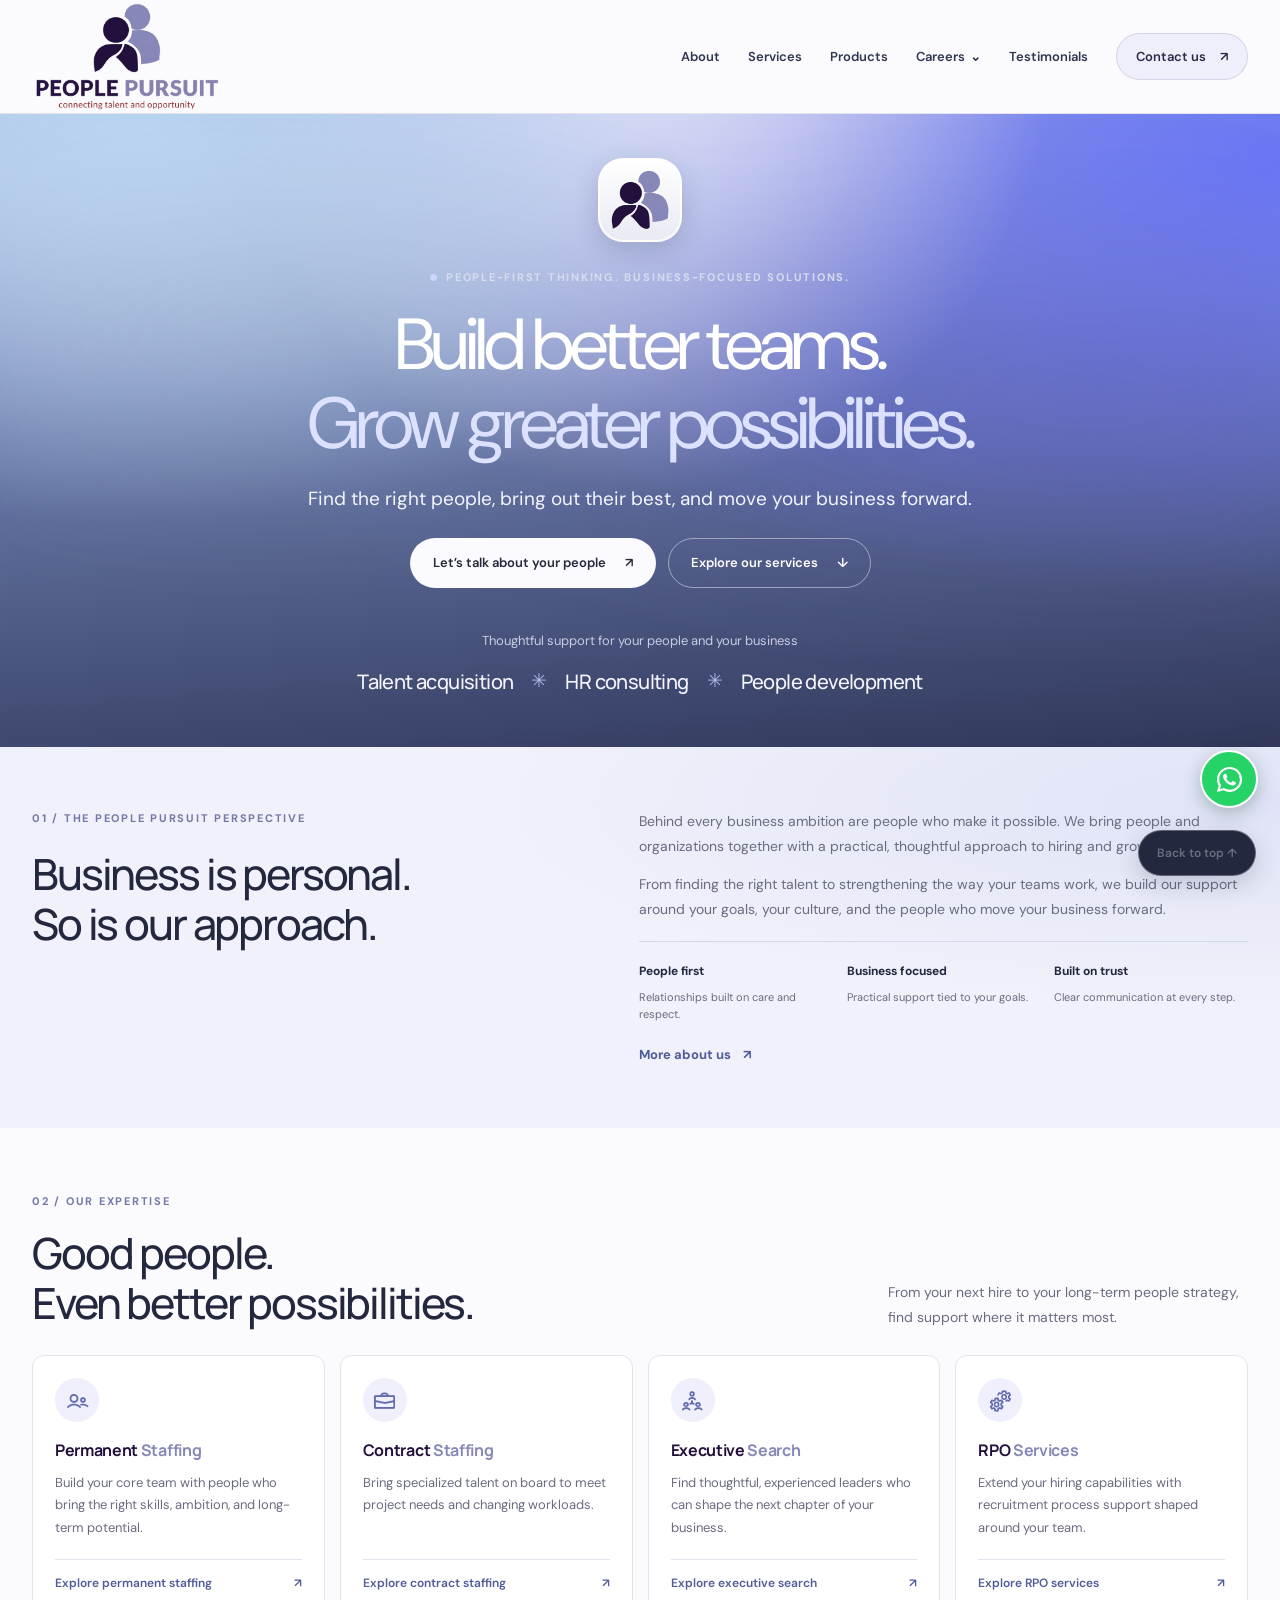
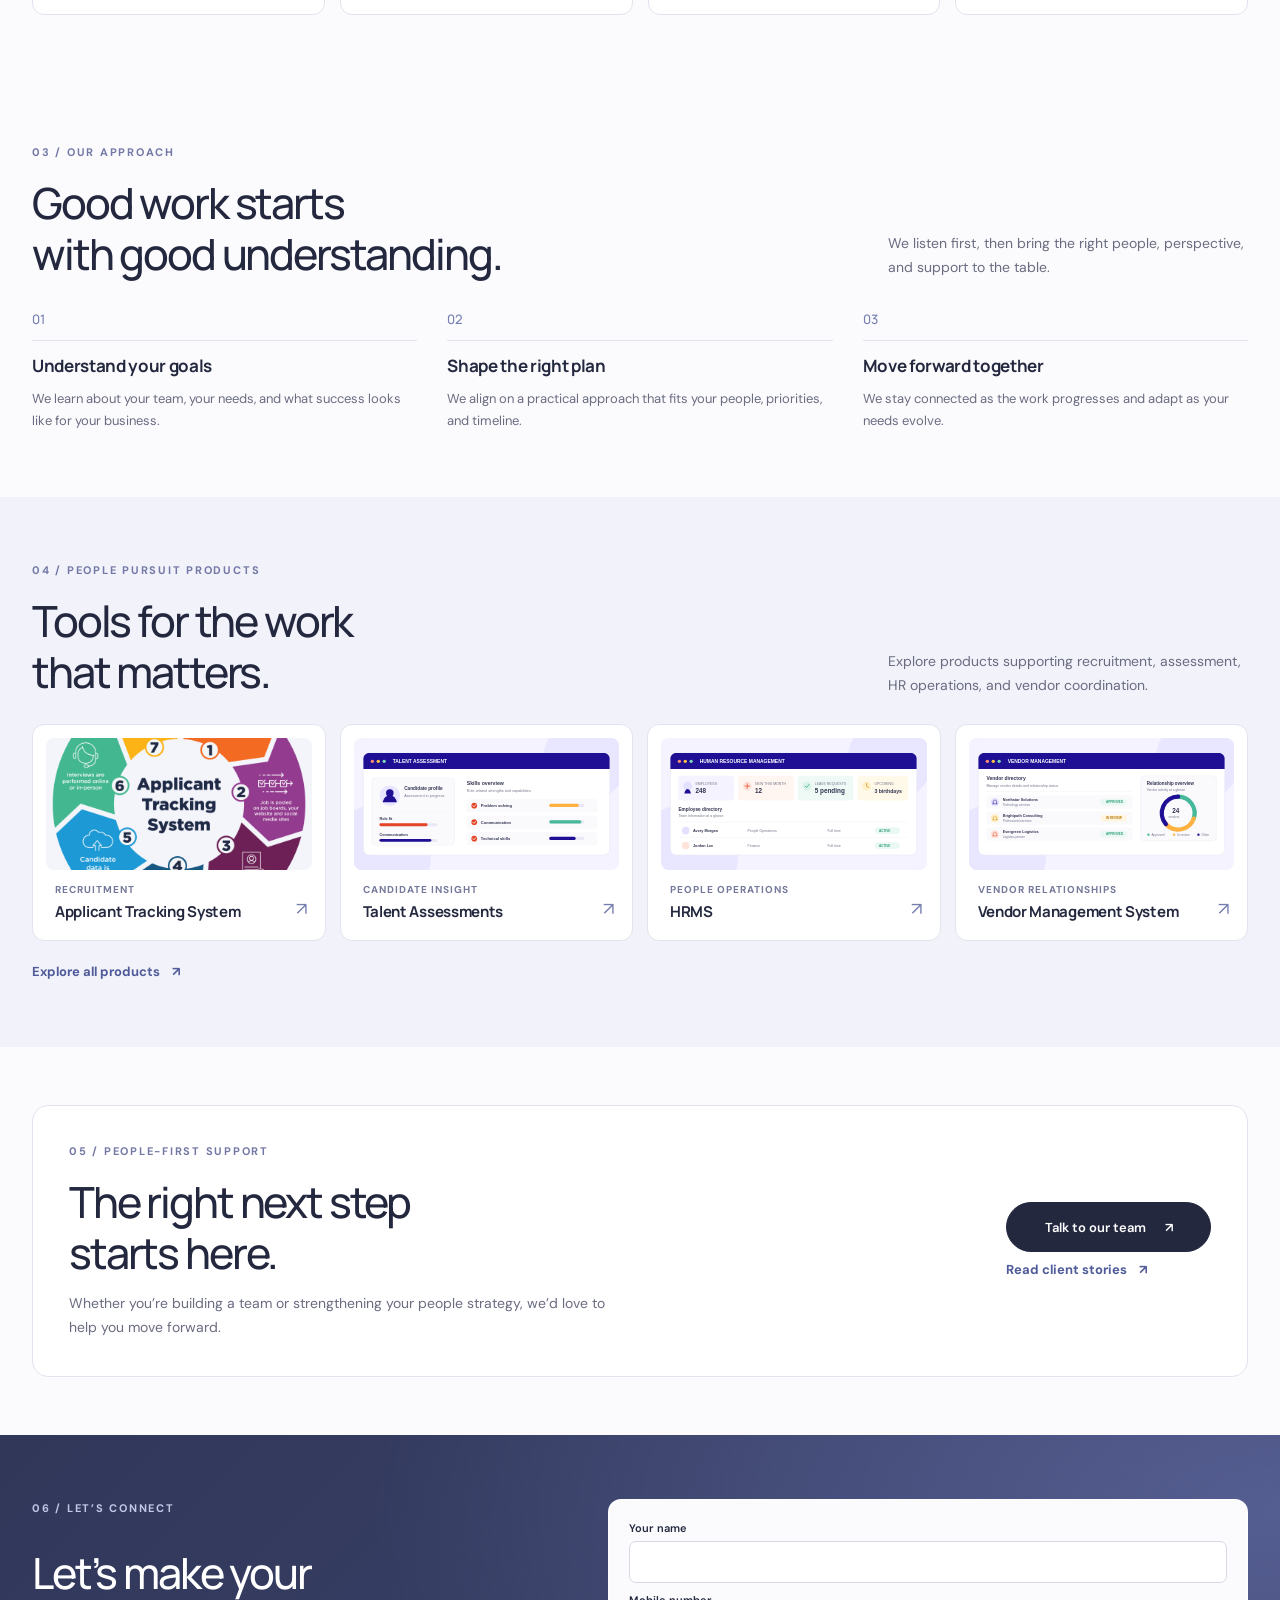
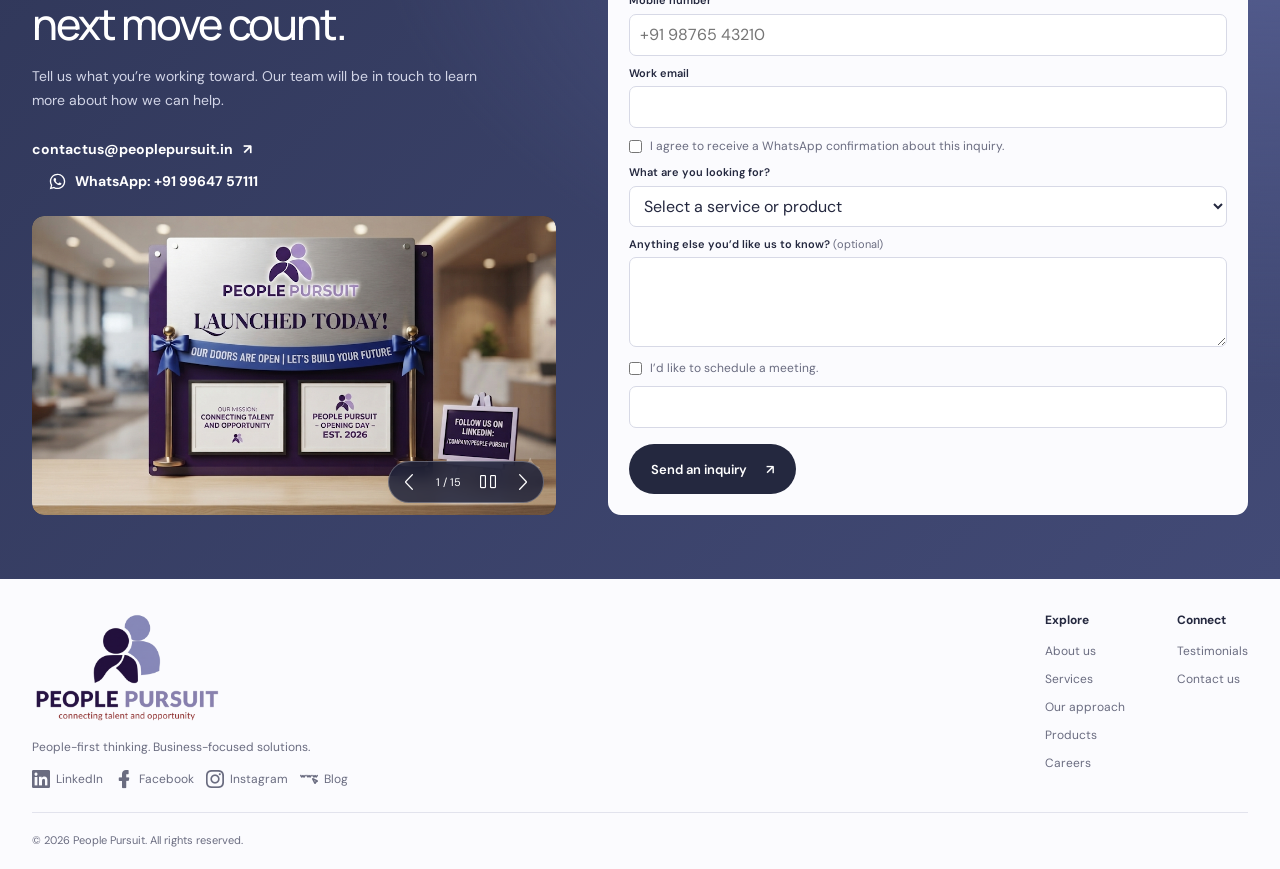
<file: index.html>
<!DOCTYPE html>
<html lang="en">
  <head>
    <meta charset="utf-8" />
    <meta name="viewport" content="width=device-width, initial-scale=1" />
    <meta name="description" content="People-first talent acquisition, HR consulting, people development, and workforce products from People Pursuit." />
    <title>People Pursuit | Build better teams</title>
    <link rel="icon" href="assets/img/favicon.png" type="image/png" sizes="128x128" />
    <link rel="stylesheet" href="assets/css/bootstrap-5.0.0-beta1.min.css" />
    <link rel="stylesheet" href="assets/css/LineIcons.2.0.css" />
    <link rel="stylesheet" href="assets/css/people-pursuit-theme.css" />
    <script src="assets/js/whatsapp-chat.js?v=2" defer></script>
  </head>
  <body class="home-page">
    <header class="site-header">
      <div class="home-wrap site-nav">
        <a class="site-logo" href="index.html#home" aria-label="People Pursuit home">
          <img src="assets/img/logo/people-pursuit-new.png" alt="People Pursuit" />
        </a>
        <nav class="desktop-nav" aria-label="Main navigation">
          <a href="#about">About</a>
          <a href="#feature">Services</a>
          <a href="#products">Products</a>
          <details class="careers-dropdown">
            <summary>Careers <span aria-hidden="true">⌄</span></summary>
            <div class="careers-menu">
              <a href="jobs.html">Find a job</a>
              <a href="post-job.html">Post a job</a>
            </div>
          </details>
          <a href="testimonials.html">Testimonials</a>
          <a class="home-nav-cta" href="#contact">Contact us <span aria-hidden="true">↗</span></a>
        </nav>
        <details class="mobile-nav">
          <summary aria-label="Open navigation menu">Menu</summary>
          <nav aria-label="Mobile navigation">
            <a href="#about">About</a>
            <a href="#feature">Services</a>
            <a href="#products">Products</a>
            <details class="careers-dropdown">
              <summary>Careers <span aria-hidden="true">⌄</span></summary>
              <div class="careers-menu">
                <a href="jobs.html">Find a job</a>
                <a href="post-job.html">Post a job</a>
              </div>
            </details>
            <a href="testimonials.html">Testimonials</a>
            <a href="#contact">Contact us</a>
          </nav>
        </details>
      </div>
    </header>
    <div class="home-hero-shell" id="home">
      <div>
        <section class="home-hero" aria-labelledby="home-title">
          <div class="home-wrap">
            <div class="home-brand-tile">
              <img src="assets/img/logo/people-pursuit-mark-new.png" alt="" />
            </div>
            <p class="home-eyebrow"><span class="home-dot"></span> People-first thinking. Business-focused solutions.</p>
            <h1 id="home-title">Build better teams.<br /><em>Grow greater possibilities.</em></h1>
            <p class="home-hero-copy">Find the right people, bring out their best, and move your business forward.</p>
            <div class="home-actions">
              <a class="home-button home-button-light" href="#contact">Let’s talk about your people <span aria-hidden="true">↗</span></a>
              <a class="home-button home-button-ghost" href="#feature">Explore our services <span aria-hidden="true">↓</span></a>
            </div>
            <div class="home-expertise">
              <p>Thoughtful support for your people and your business</p>
              <div>
                <a href="#feature">Talent acquisition</a>
                <span aria-hidden="true">✳</span>
                <a href="#about">HR consulting</a>
                <span aria-hidden="true">✳</span>
                <a href="#approach">People development</a>
              </div>
            </div>
          </div>
        </section>
      </div>
    </div>

    <main>
      <section class="home-about-section" id="about" aria-labelledby="about-title">
        <div class="home-wrap home-about-grid">
          <div>
            <p class="home-section-eyebrow">01 / The People Pursuit perspective</p>
            <h2 id="about-title">Business is personal.<br />So is our approach.</h2>
          </div>
          <div class="home-about-copy">
            <p>Behind every business ambition are people who make it possible. We bring people and organizations together with a practical, thoughtful approach to hiring and growth.</p>
            <p>From finding the right talent to strengthening the way your teams work, we build our support around your goals, your culture, and the people who move your business forward.</p>
            <div class="home-principles">
              <div><strong>People first</strong><span>Relationships built on care and respect.</span></div>
              <div><strong>Business focused</strong><span>Practical support tied to your goals.</span></div>
              <div><strong>Built on trust</strong><span>Clear communication at every step.</span></div>
            </div>
            <a class="home-text-link" href="about-details.html">More about us <span aria-hidden="true">↗</span></a>
          </div>
        </div>
      </section>

      <section class="home-section" id="feature" aria-labelledby="services-title">
        <div class="home-wrap">
          <p class="home-section-eyebrow">02 / Our expertise</p>
          <div class="home-section-heading">
            <h2 id="services-title">Good people.<br />Even better possibilities.</h2>
            <p>From your next hire to your long-term people strategy, find support where it matters most.</p>
          </div>
          <div class="home-service-grid">
            <article class="home-service-card">
              <span class="home-service-icon" aria-hidden="true"><i class="lni lni-users"></i></span>
              <h3><span class="home-service-title-primary">Permanent</span> <span class="home-service-title-secondary">Staffing</span></h3>
              <p>Build your core team with people who bring the right skills, ambition, and long-term potential.</p>
              <a href="service-details.html?service=permanent">Explore permanent staffing <span aria-hidden="true">↗</span></a>
            </article>
            <article class="home-service-card">
              <span class="home-service-icon" aria-hidden="true"><i class="lni lni-briefcase"></i></span>
              <h3><span class="home-service-title-primary">Contract</span> <span class="home-service-title-secondary">Staffing</span></h3>
              <p>Bring specialized talent on board to meet project needs and changing workloads.</p>
              <a href="service-details.html?service=contract">Explore contract staffing <span aria-hidden="true">↗</span></a>
            </article>
            <article class="home-service-card">
              <span class="home-service-icon" aria-hidden="true"><i class="lni lni-network"></i></span>
              <h3><span class="home-service-title-primary">Executive</span> <span class="home-service-title-secondary">Search</span></h3>
              <p>Find thoughtful, experienced leaders who can shape the next chapter of your business.</p>
              <a href="service-details.html?service=executive">Explore executive search <span aria-hidden="true">↗</span></a>
            </article>
            <article class="home-service-card">
              <span class="home-service-icon" aria-hidden="true"><i class="lni lni-cogs"></i></span>
              <h3><span class="home-service-title-primary">RPO</span> <span class="home-service-title-secondary">Services</span></h3>
              <p>Extend your hiring capabilities with recruitment process support shaped around your team.</p>
              <a href="service-details.html?service=rpo">Explore RPO services <span aria-hidden="true">↗</span></a>
            </article>
          </div>
        </div>
      </section>

      <section class="home-section" id="approach" aria-labelledby="approach-title">
        <div class="home-wrap">
          <p class="home-section-eyebrow">03 / Our approach</p>
          <div class="home-section-heading">
            <h2 id="approach-title">Good work starts<br />with good understanding.</h2>
            <p>We listen first, then bring the right people, perspective, and support to the table.</p>
          </div>
          <div class="home-steps">
            <article>
              <p class="home-step-number">01</p>
              <h3>Understand your goals</h3>
              <p>We learn about your team, your needs, and what success looks like for your business.</p>
            </article>
            <article>
              <p class="home-step-number">02</p>
              <h3>Shape the right plan</h3>
              <p>We align on a practical approach that fits your people, priorities, and timeline.</p>
            </article>
            <article>
              <p class="home-step-number">03</p>
              <h3>Move forward together</h3>
              <p>We stay connected as the work progresses and adapt as your needs evolve.</p>
            </article>
          </div>
        </div>
      </section>

      <section class="home-products-section" id="products" aria-labelledby="products-title">
        <div class="home-wrap">
          <p class="home-section-eyebrow">04 / People Pursuit products</p>
          <div class="home-section-heading">
            <h2 id="products-title">Tools for the work<br />that matters.</h2>
            <p>Explore products supporting recruitment, assessment, HR operations, and vendor coordination.</p>
          </div>
          <div class="home-product-grid">
            <a class="home-product-card" href="product-feature.html" aria-label="Explore Applicant Tracking System">
              <img src="ats%20image/ATS-Flywheel_2_V2-1440x1440.png" alt="" loading="lazy" />
              <span>Recruitment</span>
              <h3>Applicant Tracking System</h3>
              <span class="home-product-arrow" aria-hidden="true">↗</span>
            </a>
            <a class="home-product-card" href="talent-assessments.html" aria-label="Explore Talent Assessments">
              <img src="assets/img/products/talent-assessments.svg" alt="" loading="lazy" />
              <span>Candidate insight</span>
              <h3>Talent Assessments</h3>
              <span class="home-product-arrow" aria-hidden="true">↗</span>
            </a>
            <a class="home-product-card" href="hrms.html" aria-label="Explore HRMS">
              <img src="assets/img/products/hrms.svg" alt="" loading="lazy" />
              <span>People operations</span>
              <h3>HRMS</h3>
              <span class="home-product-arrow" aria-hidden="true">↗</span>
            </a>
            <a class="home-product-card" href="vendor-management.html" aria-label="Explore Vendor Management System">
              <img src="assets/img/products/vendor-management.svg" alt="" loading="lazy" />
              <span>Vendor relationships</span>
              <h3>Vendor Management System</h3>
              <span class="home-product-arrow" aria-hidden="true">↗</span>
            </a>
          </div>
          <a class="home-text-link" href="products.html">Explore all products <span aria-hidden="true">↗</span></a>
        </div>
      </section>

      <section class="home-opportunities-section" aria-labelledby="opportunities-title">
        <div class="home-wrap home-opportunities">
          <div>
            <p class="home-section-eyebrow">05 / People-first support</p>
            <h2 id="opportunities-title">The right next step<br />starts here.</h2>
            <p>Whether you’re building a team or strengthening your people strategy, we’d love to help you move forward.</p>
          </div>
          <div class="home-opportunity-actions">
            <a class="home-button home-button-dark" href="#contact">Talk to our team <span aria-hidden="true">↗</span></a>
            <a class="home-text-link" href="testimonials.html">Read client stories <span aria-hidden="true">↗</span></a>
          </div>
        </div>
      </section>

      <section class="home-contact-section" id="contact" aria-labelledby="contact-title">
        <div class="home-wrap home-contact-grid">
          <div>
            <p class="home-section-eyebrow">06 / Let’s connect</p>
            <h2 id="contact-title">Let’s make your<br />next move count.</h2>
            <p>Tell us what you’re working toward. Our team will be in touch to learn more about how we can help.</p>
            <a class="home-contact-email" href="mailto:contactus@peoplepursuit.in">contactus@peoplepursuit.in <span aria-hidden="true">↗</span></a>
            <a class="home-contact-whatsapp whatsapp-chat-trigger" href="#whatsapp-chat-dialog">
              <svg viewBox="0 0 32 32" aria-hidden="true" focusable="false"><path d="M16.04 3C8.88 3 3.06 8.78 3.06 15.9c0 2.28.61 4.5 1.77 6.47L3 29l6.83-1.78a13.1 13.1 0 0 0 6.2 1.57h.01c7.16 0 12.98-5.78 12.98-12.89 0-3.45-1.35-6.69-3.81-9.13A12.91 12.91 0 0 0 16.04 3Zm0 23.6h-.01c-1.9 0-3.76-.51-5.39-1.48l-.39-.23-4.05 1.06 1.08-3.93-.25-.4a10.63 10.63 0 0 1-1.65-5.72c0-5.88 4.8-10.66 10.68-10.66 2.85 0 5.53 1.11 7.55 3.12a10.56 10.56 0 0 1 3.13 7.54c0 5.88-4.8 10.66-10.68 10.66Zm5.86-7.98c-.32-.16-1.9-.94-2.2-1.05-.3-.1-.51-.16-.73.16-.21.32-.84 1.05-1.03 1.27-.19.21-.38.24-.7.08-.32-.16-1.36-.5-2.6-1.6-.96-.85-1.61-1.9-1.8-2.22-.19-.32-.02-.49.14-.65.14-.14.32-.37.48-.55.16-.19.21-.32.32-.53.11-.22.05-.4-.03-.56-.08-.16-.73-1.75-1-2.4-.26-.63-.53-.54-.73-.55h-.62c-.21 0-.56.08-.86.4-.3.32-1.13 1.1-1.13 2.68s1.16 3.1 1.32 3.32c.16.21 2.28 3.47 5.53 4.86.77.33 1.37.53 1.84.68.77.24 1.47.21 2.02.13.62-.09 1.9-.78 2.17-1.53.27-.75.27-1.4.19-1.53-.08-.14-.3-.22-.62-.38Z"/></svg>
              WhatsApp: +91 99647 57111
            </a>
            <div class="home-contact-artwork" data-contact-carousel role="region" aria-label="People Pursuit and workplace photo carousel">
              <img data-carousel-image src="assets/img/people-pursuit-launch.png" alt="People Pursuit launch announcement celebrating our mission to connect talent and opportunity." />
              <div class="home-contact-carousel-controls">
                <button type="button" data-carousel-previous aria-label="Previous image"><i class="lni lni-chevron-left" aria-hidden="true"></i></button>
                <span data-carousel-count aria-live="off">1 / 15</span>
                <button type="button" data-carousel-toggle aria-label="Pause slideshow"><i class="lni lni-pause" aria-hidden="true"></i></button>
                <button type="button" data-carousel-next aria-label="Next image"><i class="lni lni-chevron-right" aria-hidden="true"></i></button>
              </div>
            </div>
          </div>
          <div class="home-contact-card"> 
            <form id="service-inquiry-form">
              <label for="contact-name">Your name</label>
              <input id="contact-name" name="name" type="text" maxlength="120" autocomplete="name" required />
              <label for="contact-mobile">Mobile number</label>
              <input id="contact-mobile" name="mobile" type="tel" maxlength="30" autocomplete="tel" placeholder="+91 98765 43210" required />
              <label for="contact-email">Work email</label>
              <input id="contact-email" name="email" type="email" maxlength="254" autocomplete="email" required />
              <label class="whatsapp-consent" for="contact-whatsapp-consent">
                <input id="contact-whatsapp-consent" name="whatsapp_consent" type="checkbox" />
                <span>I agree to receive a WhatsApp confirmation about this inquiry.</span>
              </label>
              <label for="contact-service">What are you looking for?</label>
              <select id="contact-service" name="service" required>
                <option value="" selected disabled>Select a service or product</option>
                <optgroup label="Services">
                  <option value="Permanent Staffing">Permanent Staffing</option>
                  <option value="Contract Staffing">Contract Staffing</option>
                  <option value="Executive Search">Executive Search</option>
                  <option value="RPO Services">RPO Services</option>
                </optgroup>
                <optgroup label="Products">
                  <option value="Applicant Tracking System (ATS)">Applicant Tracking System (ATS)</option>
                  <option value="Talent Assessments">Talent Assessments</option>
                  <option value="HRMS">HRMS</option>
                  <option value="Vendor Management System">Vendor Management System</option>
                </optgroup>
                <option value="Other / Not sure yet">Other / Not sure yet</option>
              </select>
              <label for="contact-requirements">Anything else you’d like us to know? <span>(optional)</span></label>
              <textarea id="contact-requirements" name="requirements" rows="3" maxlength="3000"></textarea>
              <label class="whatsapp-consent meeting-consent" for="contact-meeting-requested">
                <input id="contact-meeting-requested" name="meeting_requested" type="checkbox" />
                <span>I’d like to schedule a meeting.</span>
              </label>
              <div id="meeting-preference-field" hidden>
                <label for="contact-meeting-preference">When would you prefer to meet? <span>(include your time zone)</span></label>
                <input id="contact-meeting-preference" name="preferred_meeting_time" type="text" maxlength="180" placeholder="e.g. Tue or Wed, 2–4 PM IST" />
                <p class="meeting-help">Our team will contact you to confirm a suitable time.</p>
              </div>
              <div class="posting-honeypot" aria-hidden="true">
                <input id="contact-website" name="website" tabindex="-1" autocomplete="off" />
              </div>
              <p class="form-feedback" id="inquiry-feedback" role="status" aria-live="polite"></p>
              <button class="home-button home-button-dark" id="inquiry-submit" type="submit">Send an inquiry <span aria-hidden="true">↗</span></button>
            </form>
          </div>
        </div>
      </section>
    </main>

    <footer class="home-footer">
      <div class="home-wrap">
        <div class="home-footer-main">
          <div>
            <a class="site-logo footer-site-logo" href="index.html#home" aria-label="People Pursuit home">
              <img src="assets/img/logo/people-pursuit-new.png" alt="People Pursuit" loading="lazy" />
            </a>
            <p>People-first thinking. Business-focused solutions.</p>
            <div class="home-footer-social" aria-label="Social media">
              <a href="https://www.linkedin.com/company/people-pursuit/" target="_blank" rel="noopener noreferrer" aria-label="People Pursuit on LinkedIn">
                <i class="lni lni-linkedin-original" aria-hidden="true"></i>
                <span>LinkedIn</span>
              </a>
              <span class="home-footer-social-coming" aria-label="Facebook, coming soon" title="Facebook page coming soon">
                <i class="lni lni-facebook-filled" aria-hidden="true"></i>
                <span>Facebook</span>
              </span>
              <span class="home-footer-social-coming" aria-label="Instagram, coming soon" title="Instagram page coming soon">
                <i class="lni lni-instagram-original" aria-hidden="true"></i>
                <span>Instagram</span>
              </span>
              <span class="home-footer-social-coming" aria-label="Blog, coming soon" title="Blog coming soon">
                <i class="lni lni-website" aria-hidden="true"></i>
                <span>Blog</span>
              </span>
            </div>
          </div>
          <div class="home-footer-links">
            <div><strong>Explore</strong><a href="index.html#about">About us</a><a href="index.html#feature">Services</a><a href="index.html#approach">Our approach</a><a href="index.html#products">Products</a><a href="jobs.html">Careers</a></div>
            <div><strong>Connect</strong><a href="testimonials.html">Testimonials</a><a href="#contact">Contact us</a></div>
          </div>
        </div>
        <div class="home-footer-bottom">
          <p>© 2026 People Pursuit. All rights reserved.</p>
          <a class="home-back-to-top" href="#home" aria-label="Back to top">Back to top ↑</a>
        </div>
      </div>
    </footer>
    <script src="assets/js/bootstrap-5.0.0-beta1.min.js"></script>
    <script src="assets/js/contact-carousel.js?v=2" defer></script>
    <script src="assets/js/service-inquiry.js"></script>
  </body>
</html>
</file>
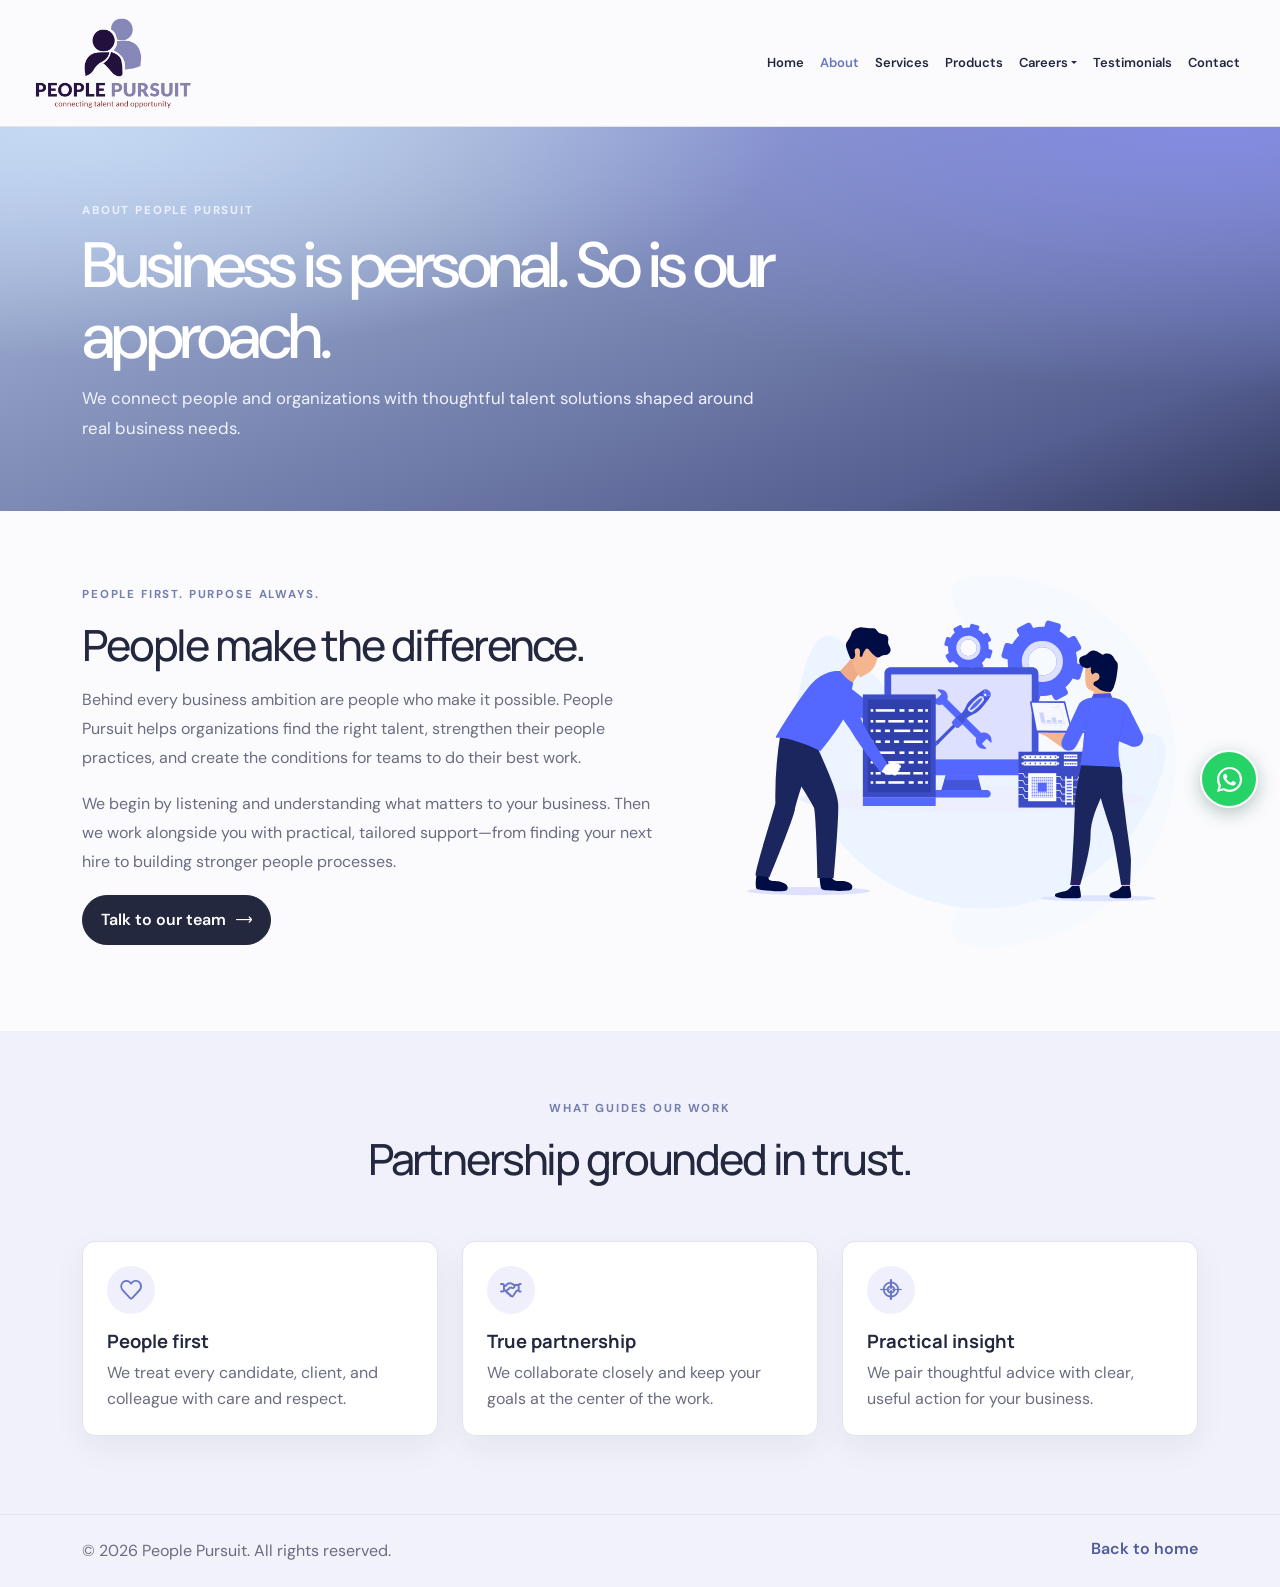
<file: about-details.html>
<!DOCTYPE html>
<html lang="en">
  <head>
    <meta charset="utf-8" />
    <meta name="viewport" content="width=device-width, initial-scale=1" />
    <meta name="description" content="Learn about People Pursuit's people-first approach to talent acquisition, HR consulting, and business growth." />
    <title>About People Pursuit | People Pursuit</title>
    <link rel="icon" href="assets/img/favicon.png" type="image/png" sizes="128x128" />
    <link rel="stylesheet" href="assets/css/bootstrap-5.0.0-beta1.min.css" />
    <link rel="stylesheet" href="assets/css/LineIcons.2.0.css" />
    <link rel="stylesheet" href="assets/css/jobs.css" />
    <link rel="stylesheet" href="assets/css/people-pursuit-theme.css" />
    <script src="assets/js/whatsapp-chat.js?v=2" defer></script>
  </head>
  <body class="jobs-page">
    <header class="jobs-header">
      <div class="container">
        <nav class="navbar navbar-expand-lg" aria-label="Main navigation">
          <a class="navbar-brand" href="index.html#home">
            <img src="assets/img/logo/people-pursuit-new.png" alt="People Pursuit home" />
          </a>
          <button class="navbar-toggler" type="button" data-bs-toggle="collapse" data-bs-target="#aboutNavigation" aria-controls="aboutNavigation" aria-expanded="false" aria-label="Toggle navigation">
            <span class="toggler-icon"></span><span class="toggler-icon"></span><span class="toggler-icon"></span>
          </button>
          <div class="collapse navbar-collapse" id="aboutNavigation">
            <ul class="navbar-nav ms-auto">
              <li class="nav-item"><a class="nav-link" href="index.html#home">Home</a></li>
              <li class="nav-item"><a class="nav-link active" href="index.html#about" aria-current="page">About</a></li>
              <li class="nav-item"><a class="nav-link" href="index.html#feature">Services</a></li>
              <li class="nav-item"><a class="nav-link" href="products.html">Products</a></li>
              <li class="nav-item dropdown">
                <a class="nav-link dropdown-toggle" href="#" id="aboutCareersDropdown" role="button" data-bs-toggle="dropdown" aria-expanded="false">Careers</a>
                <ul class="dropdown-menu" aria-labelledby="aboutCareersDropdown">
                  <li><a class="dropdown-item" href="jobs.html">Find a job</a></li>
                  <li><a class="dropdown-item" href="post-job.html">Post a job</a></li>
                </ul>
              </li>
              <li class="nav-item"><a class="nav-link" href="testimonials.html">Testimonials</a></li>
              <li class="nav-item"><a class="nav-link" href="index.html#contact">Contact</a></li>
            </ul>
          </div>
        </nav>
      </div>
    </header>
    <main>
      <section class="jobs-hero">
        <div class="container">
          <p class="jobs-eyebrow">ABOUT PEOPLE PURSUIT</p>
          <h1>Business is personal. So is our approach.</h1>
          <p>We connect people and organizations with thoughtful talent solutions shaped around real business needs.</p>
        </div>
      </section>
      <section class="jobs-listing-section">
        <div class="container about-details-grid">
          <div>
            <p class="jobs-eyebrow">PEOPLE FIRST. PURPOSE ALWAYS.</p>
            <h2>People make the difference.</h2>
            <p>Behind every business ambition are people who make it possible. People Pursuit helps organizations find the right talent, strengthen their people practices, and create the conditions for teams to do their best work.</p>
            <p>We begin by listening and understanding what matters to your business. Then we work alongside you with practical, tailored support—from finding your next hire to building stronger people processes.</p>
            <a class="job-apply-button" href="index.html#contact">Talk to our team <i class="lni lni-arrow-right" aria-hidden="true"></i></a>
          </div>
          <img src="assets/img/about/about-4/about-img.svg" alt="People working together to build successful teams" loading="lazy" />
        </div>
      </section>
      <section class="about-details-values">
        <div class="container">
          <p class="jobs-eyebrow">WHAT GUIDES OUR WORK</p>
          <h2>Partnership grounded in trust.</h2>
          <div class="row g-4">
            <div class="col-md-4">
              <article class="product-feature-card">
                <span class="product-feature-icon"><i class="lni lni-heart" aria-hidden="true"></i></span>
                <h3>People first</h3>
                <p>We treat every candidate, client, and colleague with care and respect.</p>
              </article>
            </div>
            <div class="col-md-4">
              <article class="product-feature-card">
                <span class="product-feature-icon"><i class="lni lni-handshake" aria-hidden="true"></i></span>
                <h3>True partnership</h3>
                <p>We collaborate closely and keep your goals at the center of the work.</p>
              </article>
            </div>
            <div class="col-md-4">
              <article class="product-feature-card">
                <span class="product-feature-icon"><i class="lni lni-target" aria-hidden="true"></i></span>
                <h3>Practical insight</h3>
                <p>We pair thoughtful advice with clear, useful action for your business.</p>
              </article>
            </div>
          </div>
        </div>
      </section>
    </main>
    <footer class="jobs-footer">
      <div class="container">
        <p>© 2026 People Pursuit. All rights reserved.</p>
        <a href="index.html#home">Back to home</a>
      </div>
    </footer>
    <script src="assets/js/bootstrap-5.0.0-beta1.min.js"></script>
  </body>
</html>
</file>
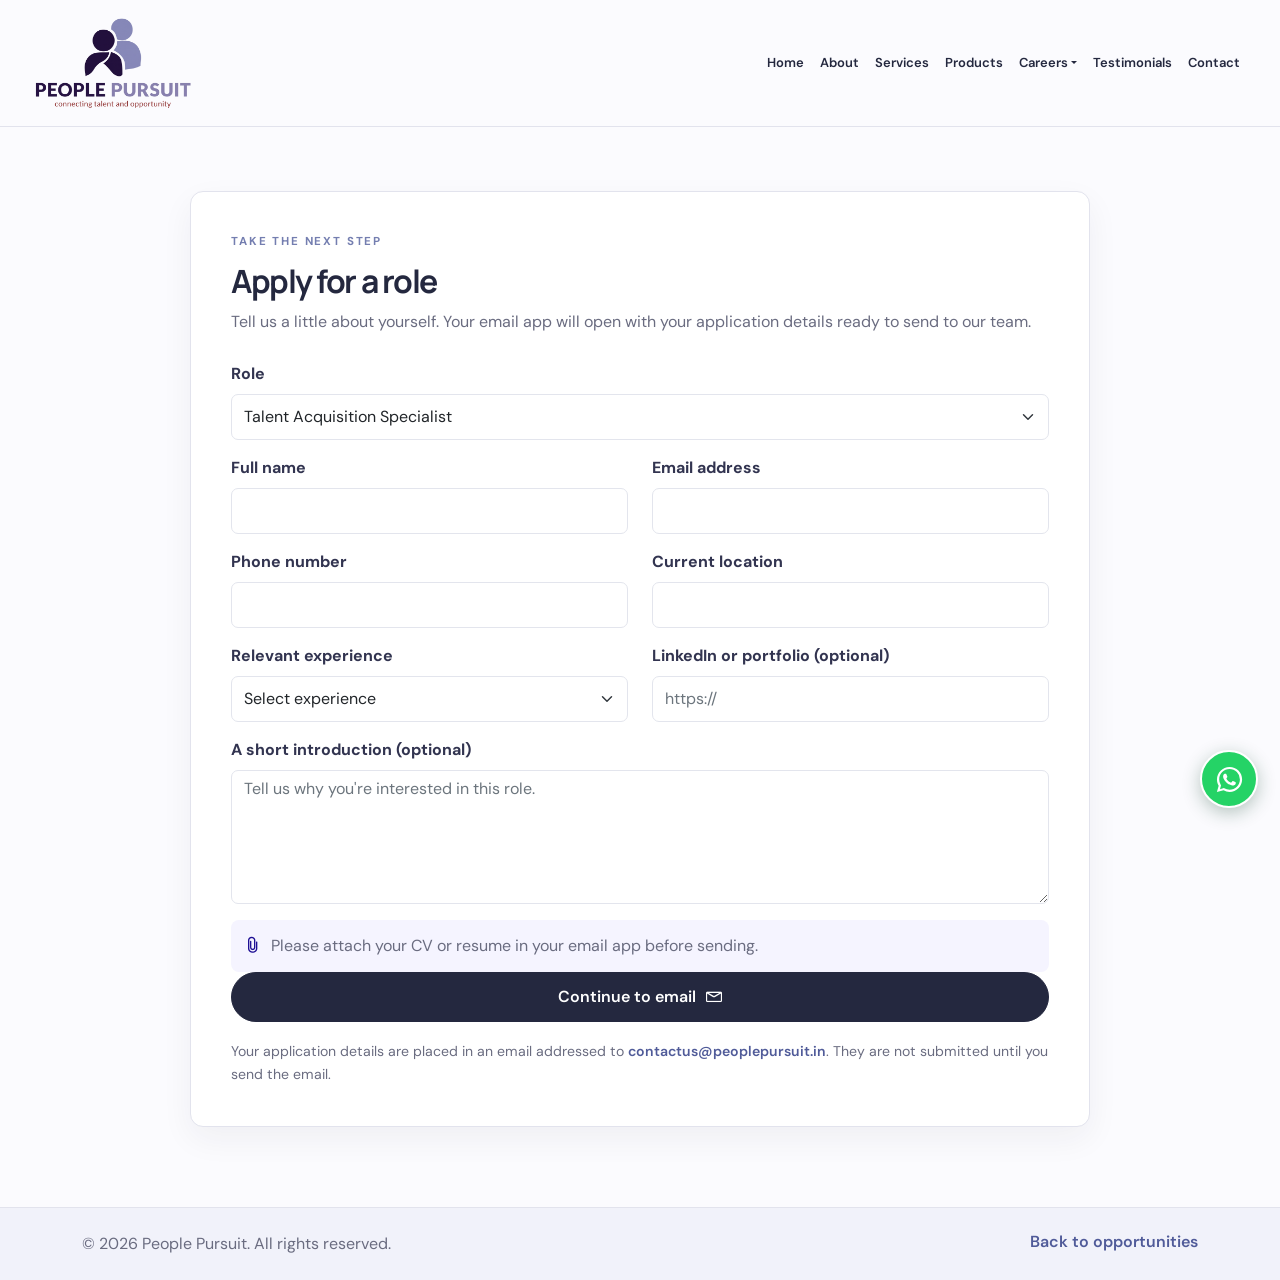
<file: apply.html>
<!DOCTYPE html>
<html lang="en">
<head>
  <meta charset="utf-8" />
  <meta name="viewport" content="width=device-width, initial-scale=1" />
  <meta name="description" content="Apply for a career opportunity with People Pursuit." />
  <title>Apply for a Job | People Pursuit</title>
  <link rel="icon" href="assets/img/favicon.png" type="image/png" sizes="128x128" />
  <link rel="stylesheet" href="assets/css/bootstrap-5.0.0-beta1.min.css" />
  <link rel="stylesheet" href="assets/css/LineIcons.2.0.css" />
  <link rel="stylesheet" href="assets/css/lindy-uikit.css" />
  <link rel="stylesheet" href="assets/css/jobs.css" />
  <link rel="stylesheet" href="assets/css/site-text-color.css" />
  <link rel="stylesheet" href="assets/css/people-pursuit-theme.css" />
  <script src="assets/js/whatsapp-chat.js?v=2" defer></script>
</head>
<body class="jobs-page">
  <header class="jobs-header">
    <div class="container">
      <nav class="navbar navbar-expand-lg" aria-label="Main navigation">
        <a class="navbar-brand" href="index.html">
          <img src="assets/img/logo/people-pursuit-new.png" alt="People Pursuit home" />
        </a>
        <button class="navbar-toggler" type="button" data-bs-toggle="collapse" data-bs-target="#applyNavigation" aria-controls="applyNavigation" aria-expanded="false" aria-label="Toggle navigation">
          <span class="toggler-icon"></span><span class="toggler-icon"></span><span class="toggler-icon"></span>
        </button>
        <div class="collapse navbar-collapse" id="applyNavigation">
          <ul class="navbar-nav ms-auto">
            <li class="nav-item"><a class="nav-link" href="index.html#home">Home</a></li>
            <li class="nav-item"><a class="nav-link" href="index.html#about">About</a></li>
            <li class="nav-item"><a class="nav-link" href="index.html#feature">Services</a></li>
            <li class="nav-item"><a class="nav-link" href="products.html">Products</a></li>
            <li class="nav-item dropdown">
              <a class="nav-link dropdown-toggle" href="#" id="applyCareersDropdown" role="button" data-bs-toggle="dropdown" aria-expanded="false">Careers</a>
              <ul class="dropdown-menu" aria-labelledby="applyCareersDropdown">
                <li><a class="dropdown-item" href="jobs.html">Find a job</a></li>
                <li><a class="dropdown-item" href="post-job.html">Post a job</a></li>
              </ul>
            </li>
            <li class="nav-item"><a class="nav-link" href="testimonials.html">Testimonials</a></li>
            <li class="nav-item"><a class="nav-link" href="index.html#contact">Contact</a></li>
          </ul>
        </div>
      </nav>
    </div>
  </header>

  <main class="application-section">
    <div class="container">
      <div class="application-card">
        <p class="jobs-eyebrow">TAKE THE NEXT STEP</p>
        <h1>Apply for a role</h1>
        <p class="application-intro">Tell us a little about yourself. Your email app will open with your application details ready to send to our team.</p>

        <form id="job-application-form">
          <div class="mb-3">
            <label class="form-label" for="role">Role</label>
            <select class="form-select" id="role" name="Role" required>
              <option value="Talent Acquisition Specialist">Talent Acquisition Specialist</option>
              <option value="Recruiter">Recruiter</option>
              <option value="Business Development Executive">Business Development Executive</option>
            </select>
          </div>
          <div class="row">
            <div class="col-md-6 mb-3">
              <label class="form-label" for="full-name">Full name</label>
              <input class="form-control" id="full-name" name="Full name" autocomplete="name" maxlength="100" required />
            </div>
            <div class="col-md-6 mb-3">
              <label class="form-label" for="email">Email address</label>
              <input class="form-control" id="email" name="Email" type="email" autocomplete="email" maxlength="254" required />
            </div>
            <div class="col-md-6 mb-3">
              <label class="form-label" for="phone">Phone number</label>
              <input class="form-control" id="phone" name="Phone" type="tel" autocomplete="tel" maxlength="30" required />
            </div>
            <div class="col-md-6 mb-3">
              <label class="form-label" for="location">Current location</label>
              <input class="form-control" id="location" name="Current location" autocomplete="address-level2" maxlength="100" required />
            </div>
            <div class="col-md-6 mb-3">
              <label class="form-label" for="experience">Relevant experience</label>
              <select class="form-select" id="experience" name="Relevant experience" required>
                <option value="" selected disabled>Select experience</option>
                <option>Entry level</option>
                <option>1–3 years</option>
                <option>4–7 years</option>
                <option>8+ years</option>
              </select>
            </div>
            <div class="col-md-6 mb-3">
              <label class="form-label" for="profile">LinkedIn or portfolio (optional)</label>
              <input class="form-control" id="profile" name="LinkedIn or portfolio" type="url" maxlength="300" placeholder="https://" />
            </div>
            <div class="col-12 mb-3">
              <label class="form-label" for="message">A short introduction (optional)</label>
              <textarea class="form-control" id="message" name="Introduction" rows="5" maxlength="1000" placeholder="Tell us why you're interested in this role."></textarea>
            </div>
          </div>
          <p class="cv-reminder"><i class="lni lni-paperclip" aria-hidden="true"></i> Please attach your CV or resume in your email app before sending.</p>
          <button class="job-apply-button application-submit" type="submit">Continue to email <i class="lni lni-envelope" aria-hidden="true"></i></button>
        </form>

        <p class="application-help">Your application details are placed in an email addressed to <a href="mailto:contactus@peoplepursuit.in">contactus@peoplepursuit.in</a>. They are not submitted until you send the email.</p>
      </div>
    </div>
  </main>

  <footer class="jobs-footer">
    <div class="container">
      <p>© 2026 People Pursuit. All rights reserved.</p>
      <a href="jobs.html">Back to opportunities</a>
    </div>
  </footer>

  <script src="assets/js/bootstrap-5.0.0-beta1.min.js"></script>
  <script>
    (function () {
      var role = new URLSearchParams(window.location.search).get("role");
      var roleSelect = document.getElementById("role");
      if (role && Array.from(roleSelect.options).some(function (option) { return option.value === role; })) {
        roleSelect.value = role;
      }

      document.getElementById("job-application-form").addEventListener("submit", function (event) {
        event.preventDefault();
        var formData = new FormData(event.currentTarget);
        var body = Array.from(formData.entries()).map(function (entry) {
          return entry[0] + ": " + entry[1];
        }).join("\n");
        body += "\n\nPlease attach your CV or resume before sending this email.";
        var subject = "Job application: " + formData.get("Role");
        window.location.href = "mailto:contactus@peoplepursuit.in?subject=" +
          encodeURIComponent(subject) + "&body=" + encodeURIComponent(body);
      });
    }());
  </script>
</body>
</html>
</file>
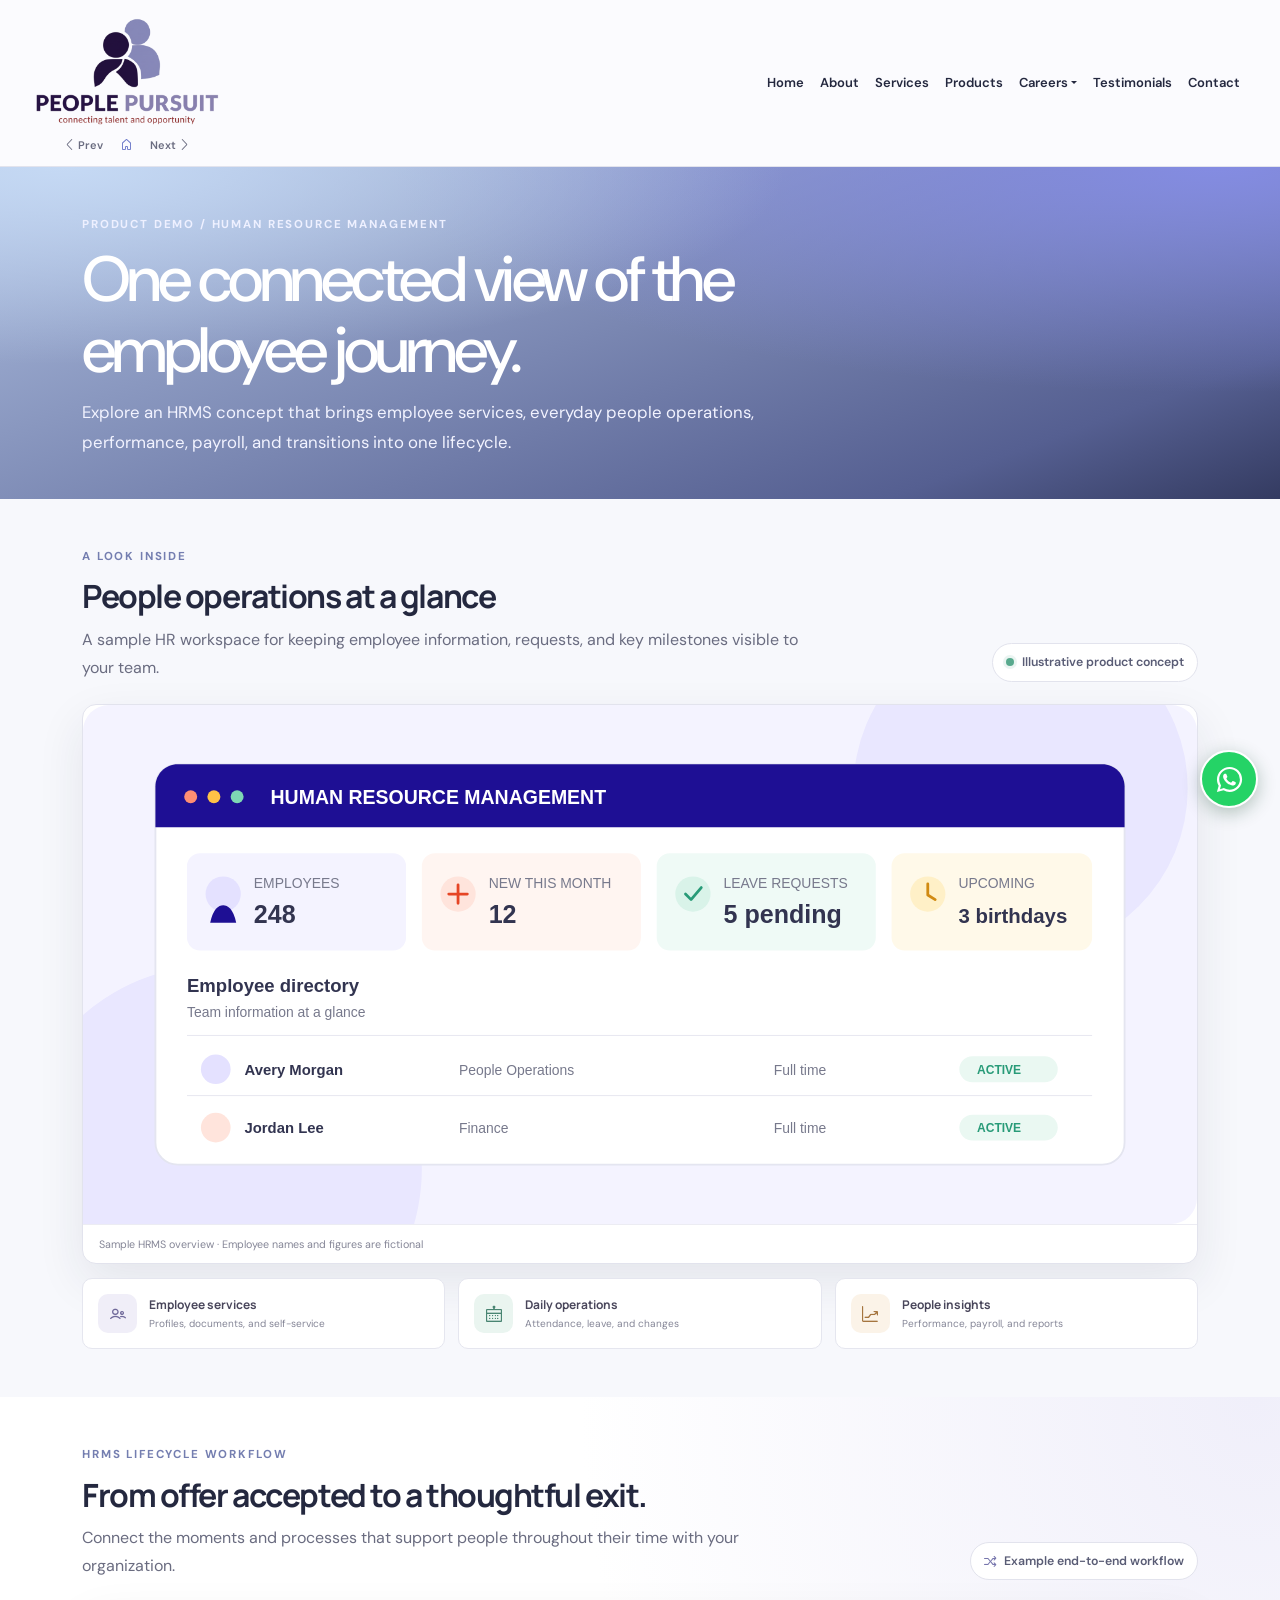
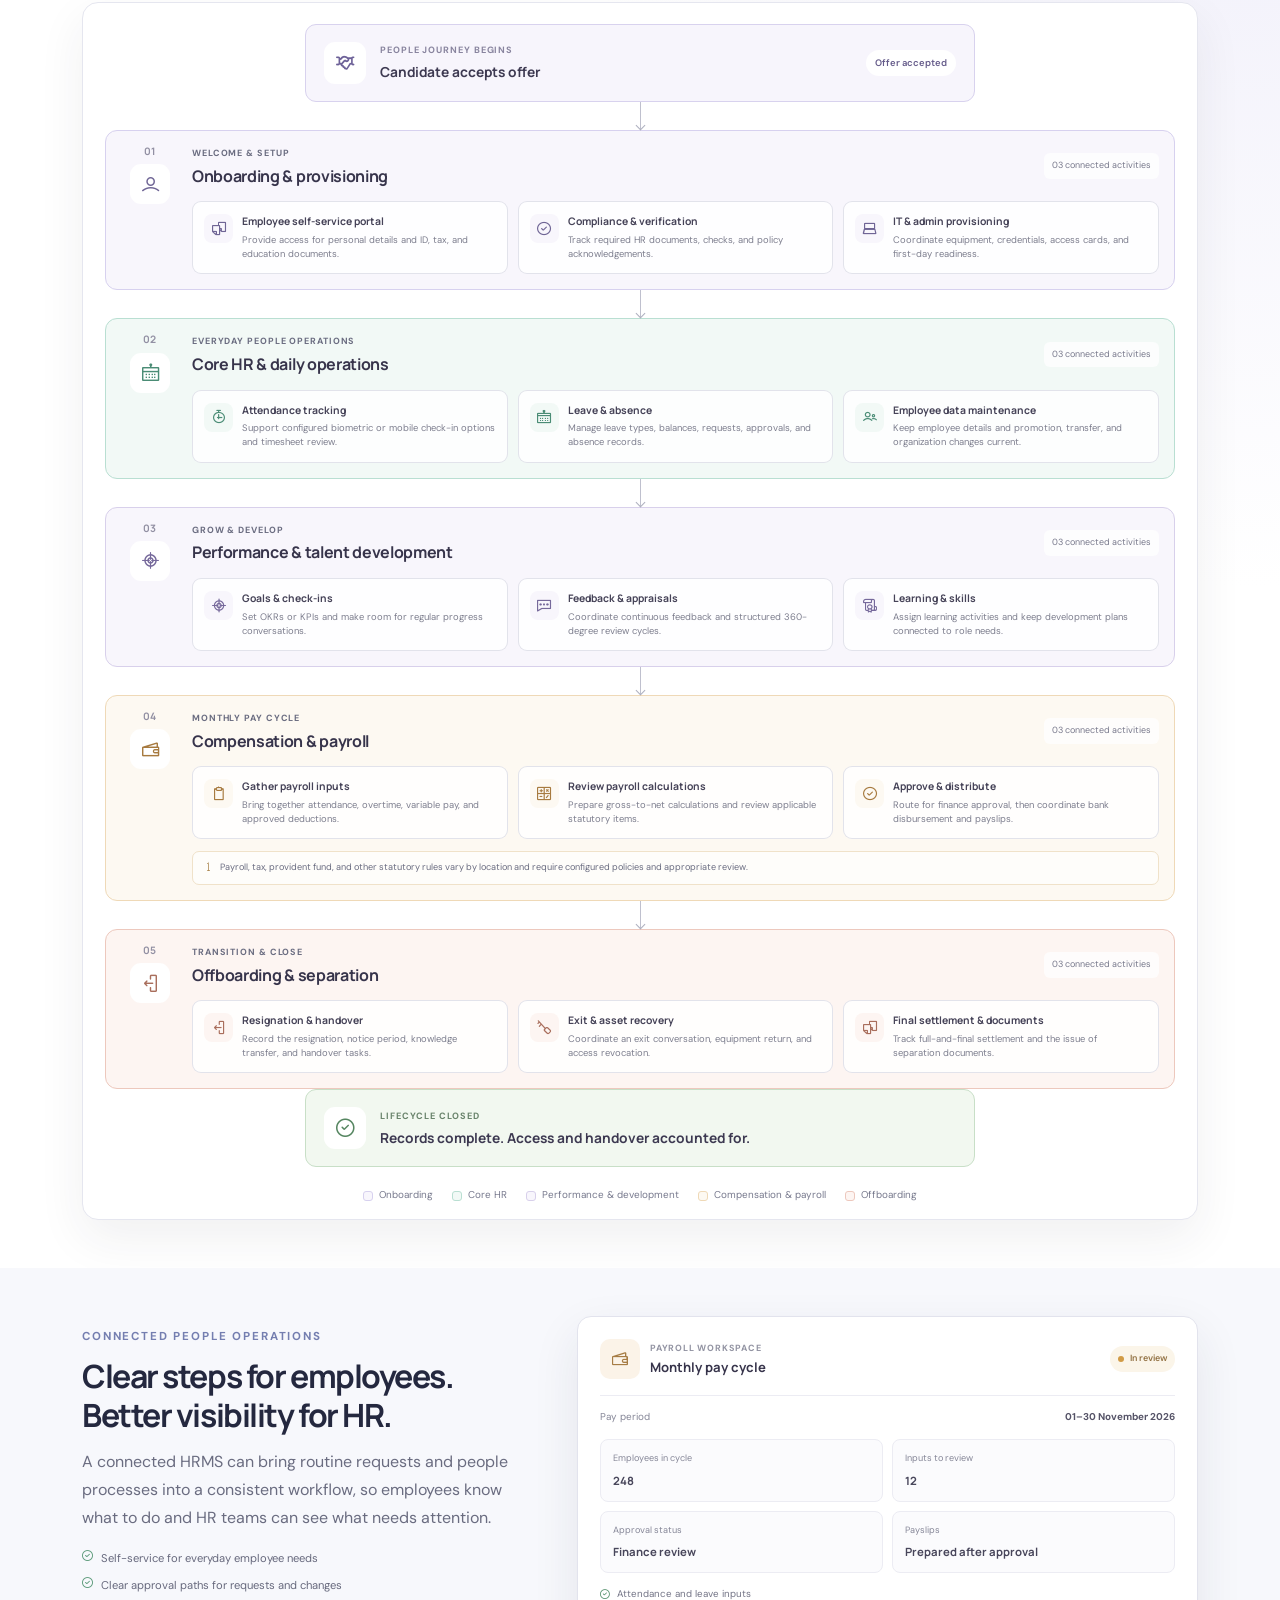
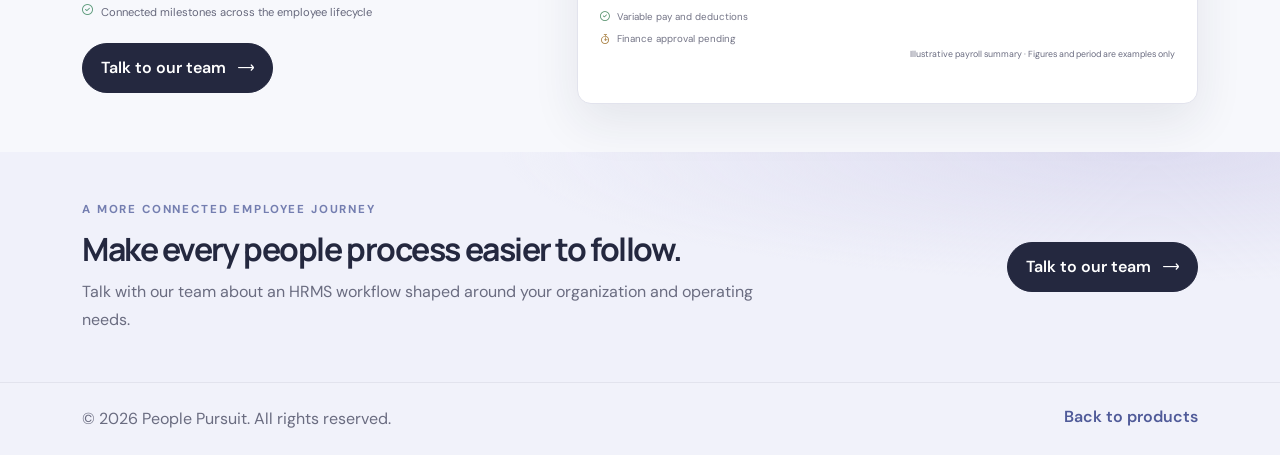
<file: hrms.html>
<!DOCTYPE html>
<html lang="en">
<head>
  <meta charset="utf-8" />
  <meta name="viewport" content="width=device-width, initial-scale=1" />
  <meta name="description" content="Explore a visual HRMS product demo for employee onboarding, HR operations, performance, payroll, and offboarding." />
  <title>HRMS Product Demo | People Pursuit</title>
  <link rel="icon" href="assets/img/favicon.png" type="image/png" sizes="128x128" />
  <link rel="stylesheet" href="assets/css/bootstrap-5.0.0-beta1.min.css" />
  <link rel="stylesheet" href="assets/css/LineIcons.2.0.css" />
  <link rel="stylesheet" href="assets/css/jobs.css" />
  <link rel="stylesheet" href="assets/css/people-pursuit-theme.css" />
  <script src="assets/js/whatsapp-chat.js?v=2" defer></script>
  <link rel="stylesheet" href="assets/css/hrms.css" />
</head>
<body class="jobs-page">
  <header class="jobs-header">
    <div class="container">
      <nav class="navbar navbar-expand-lg" aria-label="Main navigation">
        <div class="product-page-brand">
          <a class="navbar-brand" href="index.html#home">
            <img src="assets/img/logo/people-pursuit-new.png" alt="People Pursuit home" />
          </a>
          <div class="product-page-controls" aria-label="Product page navigation">
            <a class="nav-btn" href="talent-assessments.html" aria-label="Previous product: Talent Assessments"><i class="lni lni-chevron-left" aria-hidden="true"></i> Prev</a>
            <a class="nav-btn home-btn" href="index.html#home" aria-label="Home"><i class="lni lni-home" aria-hidden="true"></i></a>
            <a class="nav-btn" href="vendor-management.html" aria-label="Next product: Vendor Management">Next <i class="lni lni-chevron-right" aria-hidden="true"></i></a>
          </div>
        </div>
        <button class="navbar-toggler" type="button" data-bs-toggle="collapse" data-bs-target="#hrmsNavigation" aria-controls="hrmsNavigation" aria-expanded="false" aria-label="Toggle navigation">
          <span class="toggler-icon"></span><span class="toggler-icon"></span><span class="toggler-icon"></span>
        </button>
        <div class="collapse navbar-collapse" id="hrmsNavigation">
          <ul class="navbar-nav ms-auto">
            <li class="nav-item"><a class="nav-link" href="index.html#home">Home</a></li>
            <li class="nav-item"><a class="nav-link" href="index.html#about">About</a></li>
            <li class="nav-item"><a class="nav-link" href="index.html#feature">Services</a></li>
            <li class="nav-item"><a class="nav-link" href="products.html">Products</a></li>
            <li class="nav-item dropdown">
              <a class="nav-link dropdown-toggle" href="#" id="hrmsCareersDropdown" role="button" data-bs-toggle="dropdown" aria-expanded="false">Careers</a>
              <ul class="dropdown-menu" aria-labelledby="hrmsCareersDropdown">
                <li><a class="dropdown-item" href="jobs.html">Find a job</a></li>
                <li><a class="dropdown-item" href="post-job.html">Post a job</a></li>
              </ul>
            </li>
            <li class="nav-item"><a class="nav-link" href="testimonials.html">Testimonials</a></li>
            <li class="nav-item"><a class="nav-link" href="index.html#contact">Contact</a></li>
          </ul>
        </div>
      </nav>
    </div>
  </header>

  <main>
    <section class="jobs-hero">
      <div class="container">
        <p class="jobs-eyebrow">PRODUCT DEMO / HUMAN RESOURCE MANAGEMENT</p>
        <h1>One connected view of the employee journey.</h1>
        <p>Explore an HRMS concept that brings employee services, everyday people operations, performance, payroll, and transitions into one lifecycle.</p>
      </div>
    </section>

    <section class="hrms-overview-section" aria-labelledby="hrms-overview-heading">
      <div class="container">
        <div class="hrms-section-heading">
          <div>
            <p class="jobs-eyebrow">A LOOK INSIDE</p>
            <h2 id="hrms-overview-heading">People operations at a glance</h2>
            <p>A sample HR workspace for keeping employee information, requests, and key milestones visible to your team.</p>
          </div>
          <span class="hrms-demo-badge"><span aria-hidden="true"></span> Illustrative product concept</span>
        </div>

        <figure class="hrms-product-screen">
          <img src="assets/img/products/hrms.svg" alt="Illustrative HRMS dashboard showing employee totals, new joiners, pending leave requests, birthdays, and an employee directory" />
          <figcaption>Sample HRMS overview · Employee names and figures are fictional</figcaption>
        </figure>

        <div class="hrms-overview-cards" aria-label="Illustrative HRMS modules">
          <article><span><i class="lni lni-users" aria-hidden="true"></i></span><div><strong>Employee services</strong><small>Profiles, documents, and self-service</small></div></article>
          <article><span><i class="lni lni-calendar" aria-hidden="true"></i></span><div><strong>Daily operations</strong><small>Attendance, leave, and changes</small></div></article>
          <article><span><i class="lni lni-stats-up" aria-hidden="true"></i></span><div><strong>People insights</strong><small>Performance, payroll, and reports</small></div></article>
        </div>
      </div>
    </section>

    <section class="hrms-lifecycle-section" aria-labelledby="hrms-lifecycle-heading">
      <div class="container">
        <div class="hrms-section-heading">
          <div>
            <p class="jobs-eyebrow">HRMS LIFECYCLE WORKFLOW</p>
            <h2 id="hrms-lifecycle-heading">From offer accepted to a thoughtful exit.</h2>
            <p>Connect the moments and processes that support people throughout their time with your organization.</p>
          </div>
          <span class="hrms-workflow-note"><i class="lni lni-shuffle" aria-hidden="true"></i> Example end-to-end workflow</span>
        </div>

        <div class="hrms-lifecycle">
          <div class="hrms-lifecycle-start">
            <span class="hrms-lifecycle-start-icon"><i class="lni lni-handshake" aria-hidden="true"></i></span>
            <div><small>PEOPLE JOURNEY BEGINS</small><strong>Candidate accepts offer</strong></div>
            <span class="hrms-entry-pill">Offer accepted</span>
          </div>
          <span class="hrms-lifecycle-connector" aria-hidden="true"></span>

          <article class="hrms-stage stage-onboarding" id="hrms-onboarding">
            <div class="hrms-stage-marker"><span>01</span><i class="lni lni-user" aria-hidden="true"></i></div>
            <div class="hrms-stage-content">
              <div class="hrms-stage-heading"><div><p>WELCOME &amp; SETUP</p><h3>Onboarding &amp; provisioning</h3></div><span class="hrms-stage-count">03 connected activities</span></div>
              <div class="hrms-activity-grid">
                <div class="hrms-activity"><span><i class="lni lni-files" aria-hidden="true"></i></span><div><strong>Employee self-service portal</strong><small>Provide access for personal details and ID, tax, and education documents.</small></div></div>
                <div class="hrms-activity"><span><i class="lni lni-checkmark-circle" aria-hidden="true"></i></span><div><strong>Compliance &amp; verification</strong><small>Track required HR documents, checks, and policy acknowledgements.</small></div></div>
                <div class="hrms-activity"><span><i class="lni lni-laptop" aria-hidden="true"></i></span><div><strong>IT &amp; admin provisioning</strong><small>Coordinate equipment, credentials, access cards, and first-day readiness.</small></div></div>
              </div>
            </div>
          </article>
          <span class="hrms-lifecycle-connector" aria-hidden="true"></span>

          <article class="hrms-stage stage-operations" id="hrms-operations">
            <div class="hrms-stage-marker"><span>02</span><i class="lni lni-calendar" aria-hidden="true"></i></div>
            <div class="hrms-stage-content">
              <div class="hrms-stage-heading"><div><p>EVERYDAY PEOPLE OPERATIONS</p><h3>Core HR &amp; daily operations</h3></div><span class="hrms-stage-count">03 connected activities</span></div>
              <div class="hrms-activity-grid">
                <div class="hrms-activity"><span><i class="lni lni-timer" aria-hidden="true"></i></span><div><strong>Attendance tracking</strong><small>Support configured biometric or mobile check-in options and timesheet review.</small></div></div>
                <div class="hrms-activity"><span><i class="lni lni-calendar" aria-hidden="true"></i></span><div><strong>Leave &amp; absence</strong><small>Manage leave types, balances, requests, approvals, and absence records.</small></div></div>
                <div class="hrms-activity"><span><i class="lni lni-users" aria-hidden="true"></i></span><div><strong>Employee data maintenance</strong><small>Keep employee details and promotion, transfer, and organization changes current.</small></div></div>
              </div>
            </div>
          </article>
          <span class="hrms-lifecycle-connector" aria-hidden="true"></span>

          <article class="hrms-stage stage-development" id="hrms-development">
            <div class="hrms-stage-marker"><span>03</span><i class="lni lni-target" aria-hidden="true"></i></div>
            <div class="hrms-stage-content">
              <div class="hrms-stage-heading"><div><p>GROW &amp; DEVELOP</p><h3>Performance &amp; talent development</h3></div><span class="hrms-stage-count">03 connected activities</span></div>
              <div class="hrms-activity-grid">
                <div class="hrms-activity"><span><i class="lni lni-target" aria-hidden="true"></i></span><div><strong>Goals &amp; check-ins</strong><small>Set OKRs or KPIs and make room for regular progress conversations.</small></div></div>
                <div class="hrms-activity"><span><i class="lni lni-comments" aria-hidden="true"></i></span><div><strong>Feedback &amp; appraisals</strong><small>Coordinate continuous feedback and structured 360-degree review cycles.</small></div></div>
                <div class="hrms-activity"><span><i class="lni lni-certificate" aria-hidden="true"></i></span><div><strong>Learning &amp; skills</strong><small>Assign learning activities and keep development plans connected to role needs.</small></div></div>
              </div>
            </div>
          </article>
          <span class="hrms-lifecycle-connector" aria-hidden="true"></span>

          <article class="hrms-stage stage-payroll" id="hrms-payroll">
            <div class="hrms-stage-marker"><span>04</span><i class="lni lni-wallet" aria-hidden="true"></i></div>
            <div class="hrms-stage-content">
              <div class="hrms-stage-heading"><div><p>MONTHLY PAY CYCLE</p><h3>Compensation &amp; payroll</h3></div><span class="hrms-stage-count">03 connected activities</span></div>
              <div class="hrms-activity-grid">
                <div class="hrms-activity"><span><i class="lni lni-clipboard" aria-hidden="true"></i></span><div><strong>Gather payroll inputs</strong><small>Bring together attendance, overtime, variable pay, and approved deductions.</small></div></div>
                <div class="hrms-activity"><span><i class="lni lni-calculator" aria-hidden="true"></i></span><div><strong>Review payroll calculations</strong><small>Prepare gross-to-net calculations and review applicable statutory items.</small></div></div>
                <div class="hrms-activity"><span><i class="lni lni-checkmark-circle" aria-hidden="true"></i></span><div><strong>Approve &amp; distribute</strong><small>Route for finance approval, then coordinate bank disbursement and payslips.</small></div></div>
              </div>
              <p class="hrms-compliance-note"><i class="lni lni-information" aria-hidden="true"></i> Payroll, tax, provident fund, and other statutory rules vary by location and require configured policies and appropriate review.</p>
            </div>
          </article>
          <span class="hrms-lifecycle-connector" aria-hidden="true"></span>

          <article class="hrms-stage stage-offboarding" id="hrms-offboarding">
            <div class="hrms-stage-marker"><span>05</span><i class="lni lni-exit" aria-hidden="true"></i></div>
            <div class="hrms-stage-content">
              <div class="hrms-stage-heading"><div><p>TRANSITION &amp; CLOSE</p><h3>Offboarding &amp; separation</h3></div><span class="hrms-stage-count">03 connected activities</span></div>
              <div class="hrms-activity-grid">
                <div class="hrms-activity"><span><i class="lni lni-exit" aria-hidden="true"></i></span><div><strong>Resignation &amp; handover</strong><small>Record the resignation, notice period, knowledge transfer, and handover tasks.</small></div></div>
                <div class="hrms-activity"><span><i class="lni lni-key" aria-hidden="true"></i></span><div><strong>Exit &amp; asset recovery</strong><small>Coordinate an exit conversation, equipment return, and access revocation.</small></div></div>
                <div class="hrms-activity"><span><i class="lni lni-files" aria-hidden="true"></i></span><div><strong>Final settlement &amp; documents</strong><small>Track full-and-final settlement and the issue of separation documents.</small></div></div>
              </div>
            </div>
          </article>

          <div class="hrms-lifecycle-end">
            <span class="hrms-lifecycle-end-icon"><i class="lni lni-checkmark-circle" aria-hidden="true"></i></span>
            <div><small>LIFECYCLE CLOSED</small><strong>Records complete. Access and handover accounted for.</strong></div>
          </div>
          <div class="hrms-lifecycle-legend" aria-label="HRMS lifecycle stages">
            <span><i class="legend-onboarding"></i> Onboarding</span>
            <span><i class="legend-operations"></i> Core HR</span>
            <span><i class="legend-development"></i> Performance &amp; development</span>
            <span><i class="legend-payroll"></i> Compensation &amp; payroll</span>
            <span><i class="legend-offboarding"></i> Offboarding</span>
          </div>
        </div>
      </div>
    </section>

    <section class="hrms-people-section" aria-labelledby="hrms-people-heading">
      <div class="container hrms-people-layout">
        <div>
          <p class="jobs-eyebrow">CONNECTED PEOPLE OPERATIONS</p>
          <h2 id="hrms-people-heading">Clear steps for employees. Better visibility for HR.</h2>
          <p>A connected HRMS can bring routine requests and people processes into a consistent workflow, so employees know what to do and HR teams can see what needs attention.</p>
          <div class="hrms-benefit-list">
            <span><i class="lni lni-checkmark-circle" aria-hidden="true"></i> Self-service for everyday employee needs</span>
            <span><i class="lni lni-checkmark-circle" aria-hidden="true"></i> Clear approval paths for requests and changes</span>
            <span><i class="lni lni-checkmark-circle" aria-hidden="true"></i> Connected milestones across the employee lifecycle</span>
          </div>
          <a class="job-apply-button hrms-contact-link" href="index.html#contact">Talk to our team <i class="lni lni-arrow-right" aria-hidden="true"></i></a>
        </div>
        <div class="hrms-payroll-screen" aria-label="Illustrative monthly payroll summary">
          <div class="hrms-payroll-header"><div><span class="hrms-payroll-icon"><i class="lni lni-wallet" aria-hidden="true"></i></span><span><small>PAYROLL WORKSPACE</small><strong>Monthly pay cycle</strong></span></div><span class="hrms-payroll-status"><i aria-hidden="true"></i> In review</span></div>
          <div class="hrms-payroll-period"><span>Pay period</span><strong>01–30 November 2026</strong></div>
          <div class="hrms-payroll-stat-grid">
            <div><span>Employees in cycle</span><strong>248</strong></div>
            <div><span>Inputs to review</span><strong>12</strong></div>
            <div><span>Approval status</span><strong>Finance review</strong></div>
            <div><span>Payslips</span><strong>Prepared after approval</strong></div>
          </div>
          <div class="hrms-payroll-checklist">
            <span><i class="lni lni-checkmark-circle" aria-hidden="true"></i> Attendance and leave inputs</span>
            <span><i class="lni lni-checkmark-circle" aria-hidden="true"></i> Variable pay and deductions</span>
            <span><i class="lni lni-timer" aria-hidden="true"></i> Finance approval pending</span>
          </div>
          <p>Illustrative payroll summary · Figures and period are examples only</p>
        </div>
      </div>
    </section>

    <section class="hrms-cta-section">
      <div class="container">
        <div><p class="jobs-eyebrow">A MORE CONNECTED EMPLOYEE JOURNEY</p><h2>Make every people process easier to follow.</h2><p>Talk with our team about an HRMS workflow shaped around your organization and operating needs.</p></div>
        <a class="job-apply-button" href="index.html#contact">Talk to our team <i class="lni lni-arrow-right" aria-hidden="true"></i></a>
      </div>
    </section>
  </main>

  <footer class="jobs-footer">
    <div class="container">
      <p>© 2026 People Pursuit. All rights reserved.</p>
      <a href="products.html">Back to products</a>
    </div>
  </footer>
  <script src="assets/js/bootstrap-5.0.0-beta1.min.js"></script>
</body>
</html>
</file>
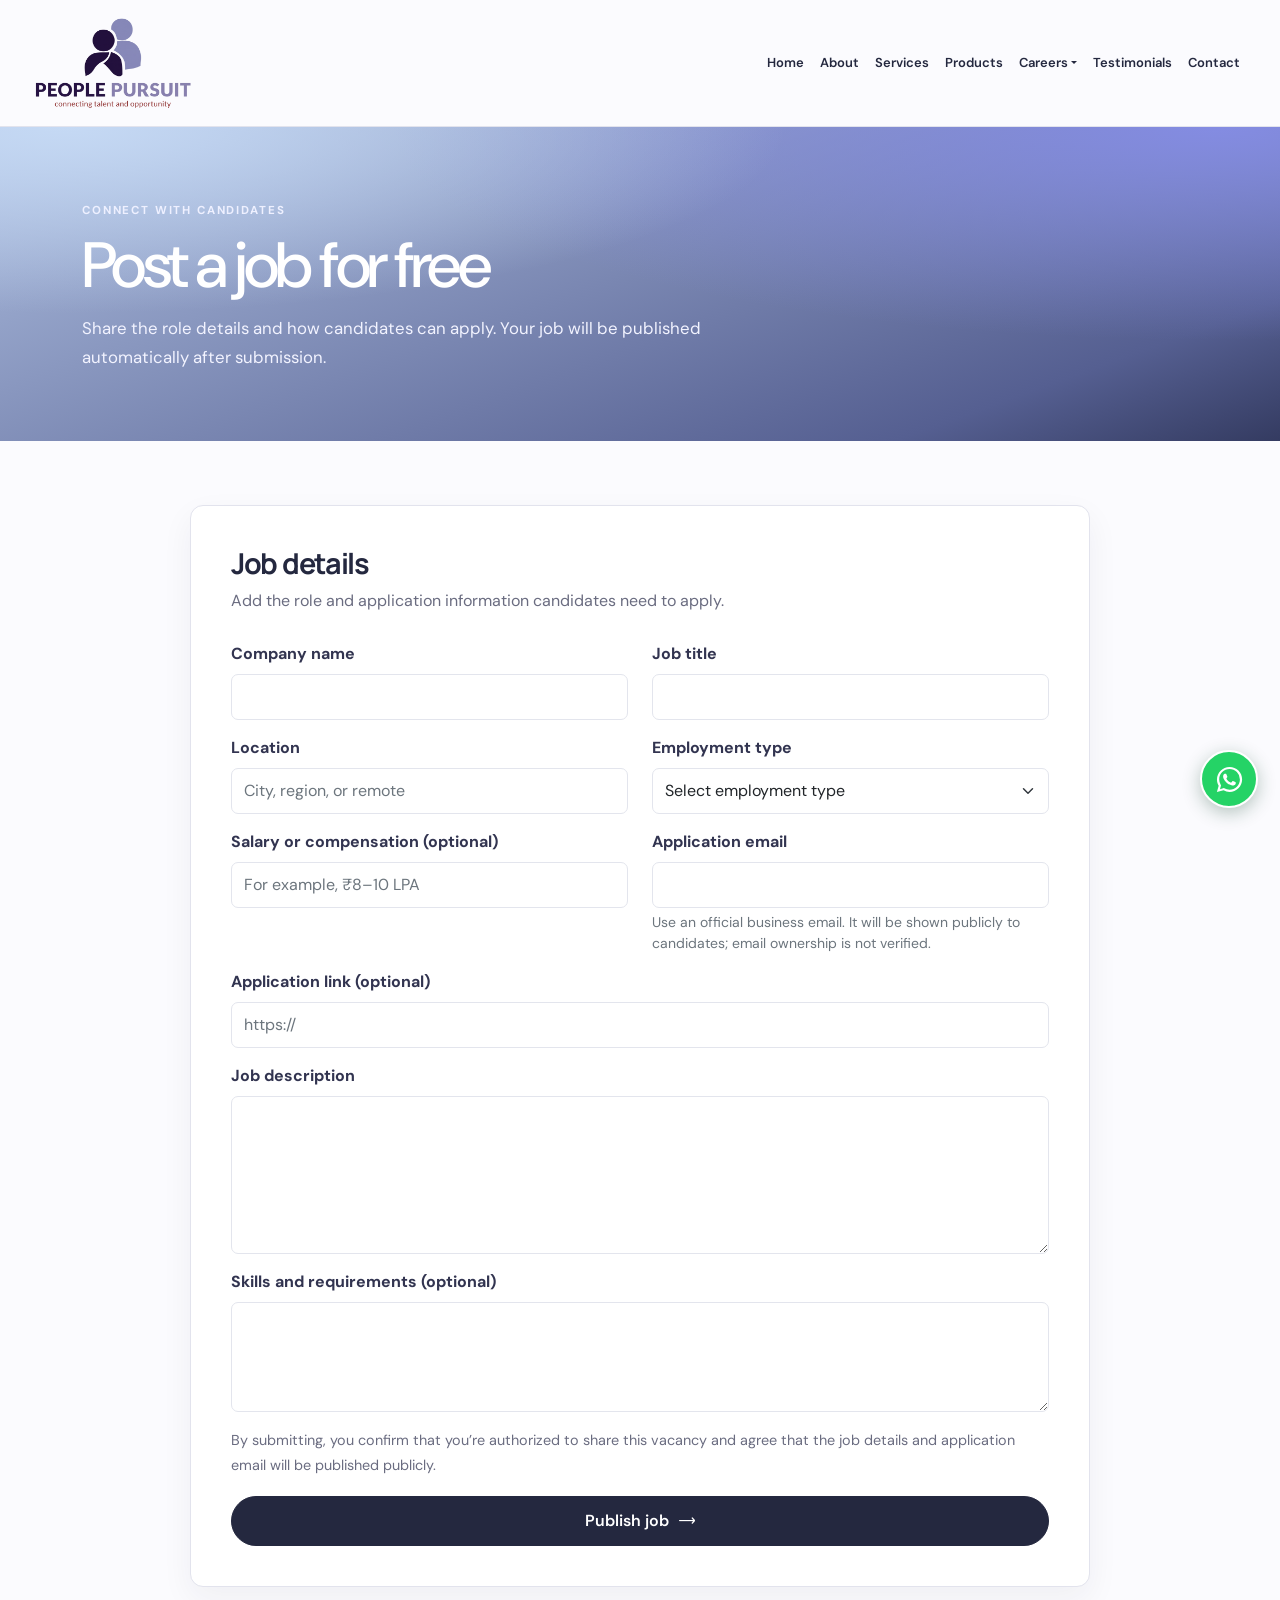
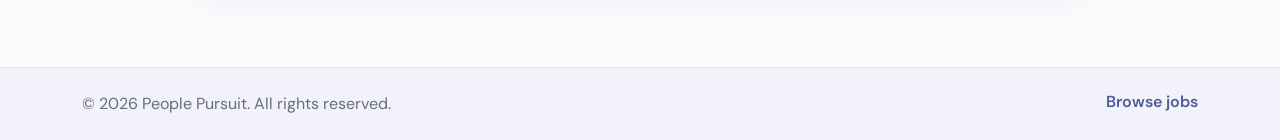
<file: post-job.html>
<!DOCTYPE html>
<html lang="en">
<head>
  <meta charset="utf-8" />
  <meta name="viewport" content="width=device-width, initial-scale=1" />
  <meta name="description" content="Share a job opening with candidates through People Pursuit." />
  <title>Post a Job | People Pursuit</title>
  <link rel="icon" href="assets/img/favicon.png" type="image/png" sizes="128x128" />
  <link rel="stylesheet" href="assets/css/bootstrap-5.0.0-beta1.min.css" />
  <link rel="stylesheet" href="assets/css/LineIcons.2.0.css" />
  <link rel="stylesheet" href="assets/css/lindy-uikit.css" />
  <link rel="stylesheet" href="assets/css/jobs.css" />
  <link rel="stylesheet" href="assets/css/site-text-color.css" />
  <link rel="stylesheet" href="assets/css/people-pursuit-theme.css" />
  <script src="assets/js/whatsapp-chat.js?v=2" defer></script>
</head>
<body class="jobs-page">
  <header class="jobs-header">
    <div class="container">
      <nav class="navbar navbar-expand-lg" aria-label="Main navigation">
        <a class="navbar-brand" href="index.html">
          <img src="assets/img/logo/people-pursuit-new.png" alt="People Pursuit home" />
        </a>
        <button class="navbar-toggler" type="button" data-bs-toggle="collapse" data-bs-target="#postJobNavigation" aria-controls="postJobNavigation" aria-expanded="false" aria-label="Toggle navigation">
          <span class="toggler-icon"></span><span class="toggler-icon"></span><span class="toggler-icon"></span>
        </button>
        <div class="collapse navbar-collapse" id="postJobNavigation">
          <ul class="navbar-nav ms-auto">
            <li class="nav-item"><a class="nav-link" href="index.html#home">Home</a></li>
            <li class="nav-item"><a class="nav-link" href="index.html#about">About</a></li>
            <li class="nav-item"><a class="nav-link" href="index.html#feature">Services</a></li>
            <li class="nav-item"><a class="nav-link" href="products.html">Products</a></li>
            <li class="nav-item dropdown">
              <a class="nav-link dropdown-toggle" href="#" id="postJobCareersDropdown" role="button" data-bs-toggle="dropdown" aria-expanded="false">Careers</a>
              <ul class="dropdown-menu" aria-labelledby="postJobCareersDropdown">
                <li><a class="dropdown-item" href="jobs.html">Find a job</a></li>
                <li><a class="dropdown-item active" href="post-job.html" aria-current="page">Post a job</a></li>
              </ul>
            </li>
            <li class="nav-item"><a class="nav-link" href="testimonials.html">Testimonials</a></li>
            <li class="nav-item"><a class="nav-link" href="index.html#contact">Contact</a></li>
          </ul>
        </div>
      </nav>
    </div>
  </header>

  <main>
    <section class="jobs-hero">
      <div class="container">
        <p class="jobs-eyebrow">CONNECT WITH CANDIDATES</p>
        <h1>Post a job for free</h1>
        <p>Share the role details and how candidates can apply. Your job will be published automatically after submission.</p>
      </div>
    </section>

    <section class="application-section">
      <div class="container">
        <div class="application-card">
          <h2>Job details</h2>
          <p class="application-intro">Add the role and application information candidates need to apply.</p>

          <form id="job-posting-form">
            <div class="row">
              <div class="col-md-6 mb-3">
                <label class="form-label" for="company-name">Company name</label>
                <input class="form-control" id="company-name" name="company_name" maxlength="120" autocomplete="organization" required />
              </div>
              <div class="col-md-6 mb-3">
                <label class="form-label" for="job-title">Job title</label>
                <input class="form-control" id="job-title" name="title" maxlength="120" required />
              </div>
              <div class="col-md-6 mb-3">
                <label class="form-label" for="job-location">Location</label>
                <input class="form-control" id="job-location" name="location" maxlength="120" placeholder="City, region, or remote" required />
              </div>
              <div class="col-md-6 mb-3">
                <label class="form-label" for="employment-type">Employment type</label>
                <select class="form-select" id="employment-type" name="employment_type" required>
                  <option value="" selected disabled>Select employment type</option>
                  <option>Full-time</option>
                  <option>Part-time</option>
                  <option>Contract</option>
                  <option>Temporary</option>
                  <option>Internship</option>
                </select>
              </div>
              <div class="col-md-6 mb-3">
                <label class="form-label" for="salary-range">Salary or compensation (optional)</label>
                <input class="form-control" id="salary-range" name="salary_range" maxlength="100" placeholder="For example, ₹8–10 LPA" />
              </div>
              <div class="col-md-6 mb-3">
                <label class="form-label" for="application-email">Application email</label>
                <input class="form-control" id="application-email" name="application_email" type="email" maxlength="254" autocomplete="email" required />
                <div class="form-text">Use an official business email. It will be shown publicly to candidates; email ownership is not verified.</div>
              </div>
              <div class="col-12 mb-3">
                <label class="form-label" for="application-url">Application link (optional)</label>
                <input class="form-control" id="application-url" name="application_url" type="url" maxlength="500" placeholder="https://" />
              </div>
              <div class="col-12 mb-3">
                <label class="form-label" for="job-description">Job description</label>
                <textarea class="form-control" id="job-description" name="description" rows="6" maxlength="5000" required></textarea>
              </div>
              <div class="col-12 mb-3">
                <label class="form-label" for="job-requirements">Skills and requirements (optional)</label>
                <textarea class="form-control" id="job-requirements" name="requirements" rows="4" maxlength="3000"></textarea>
              </div>
            </div>

            <div class="posting-honeypot" aria-hidden="true">
              <input id="website" name="website" tabindex="-1" autocomplete="off" />
            </div>
            <p class="posting-consent">By submitting, you confirm that you’re authorized to share this vacancy and agree that the job details and application email will be published publicly.</p>
            <p class="form-feedback" id="posting-feedback" role="status" aria-live="polite"></p>
            <button class="job-apply-button application-submit" id="posting-submit" type="submit">Publish job <i class="lni lni-arrow-right" aria-hidden="true"></i></button>
          </form>
        </div>
      </div>
    </section>
  </main>

  <footer class="jobs-footer">
    <div class="container">
      <p>© 2026 People Pursuit. All rights reserved.</p>
      <a href="jobs.html">Browse jobs</a>
    </div>
  </footer>

  <script src="assets/js/bootstrap-5.0.0-beta1.min.js"></script>
  <script>
    (function () {
      var form = document.getElementById("job-posting-form");
      var feedback = document.getElementById("posting-feedback");
      var submitButton = document.getElementById("posting-submit");

      form.addEventListener("submit", function (event) {
        event.preventDefault();
        feedback.textContent = "";
        submitButton.disabled = true;
        submitButton.textContent = "Publishing…";

        var job = Object.fromEntries(new FormData(form).entries());
        fetch("/api/jobs", {
          method: "POST",
          headers: { "Content-Type": "application/json" },
          body: JSON.stringify(job)
        })
          .then(function (response) {
            return response.json().catch(function () {
              throw new Error("The server returned an invalid response. Please try again later.");
            }).then(function (result) {
              if (!response.ok) {
                throw new Error(result.error || "We couldn’t submit your job. Please try again.");
              }
              return result;
            });
          })
          .then(function (result) {
            form.reset();
            feedback.className = "form-feedback success";
            feedback.textContent = result.message || "Your job is now published on the Find Jobs page.";
          })
          .catch(function (error) {
            feedback.className = "form-feedback error";
            feedback.textContent = error.message;
          })
          .finally(function () {
            submitButton.disabled = false;
            submitButton.innerHTML = 'Publish job <i class="lni lni-arrow-right" aria-hidden="true"></i>';
          });
      });
    }());
  </script>
</body>
</html>
</file>
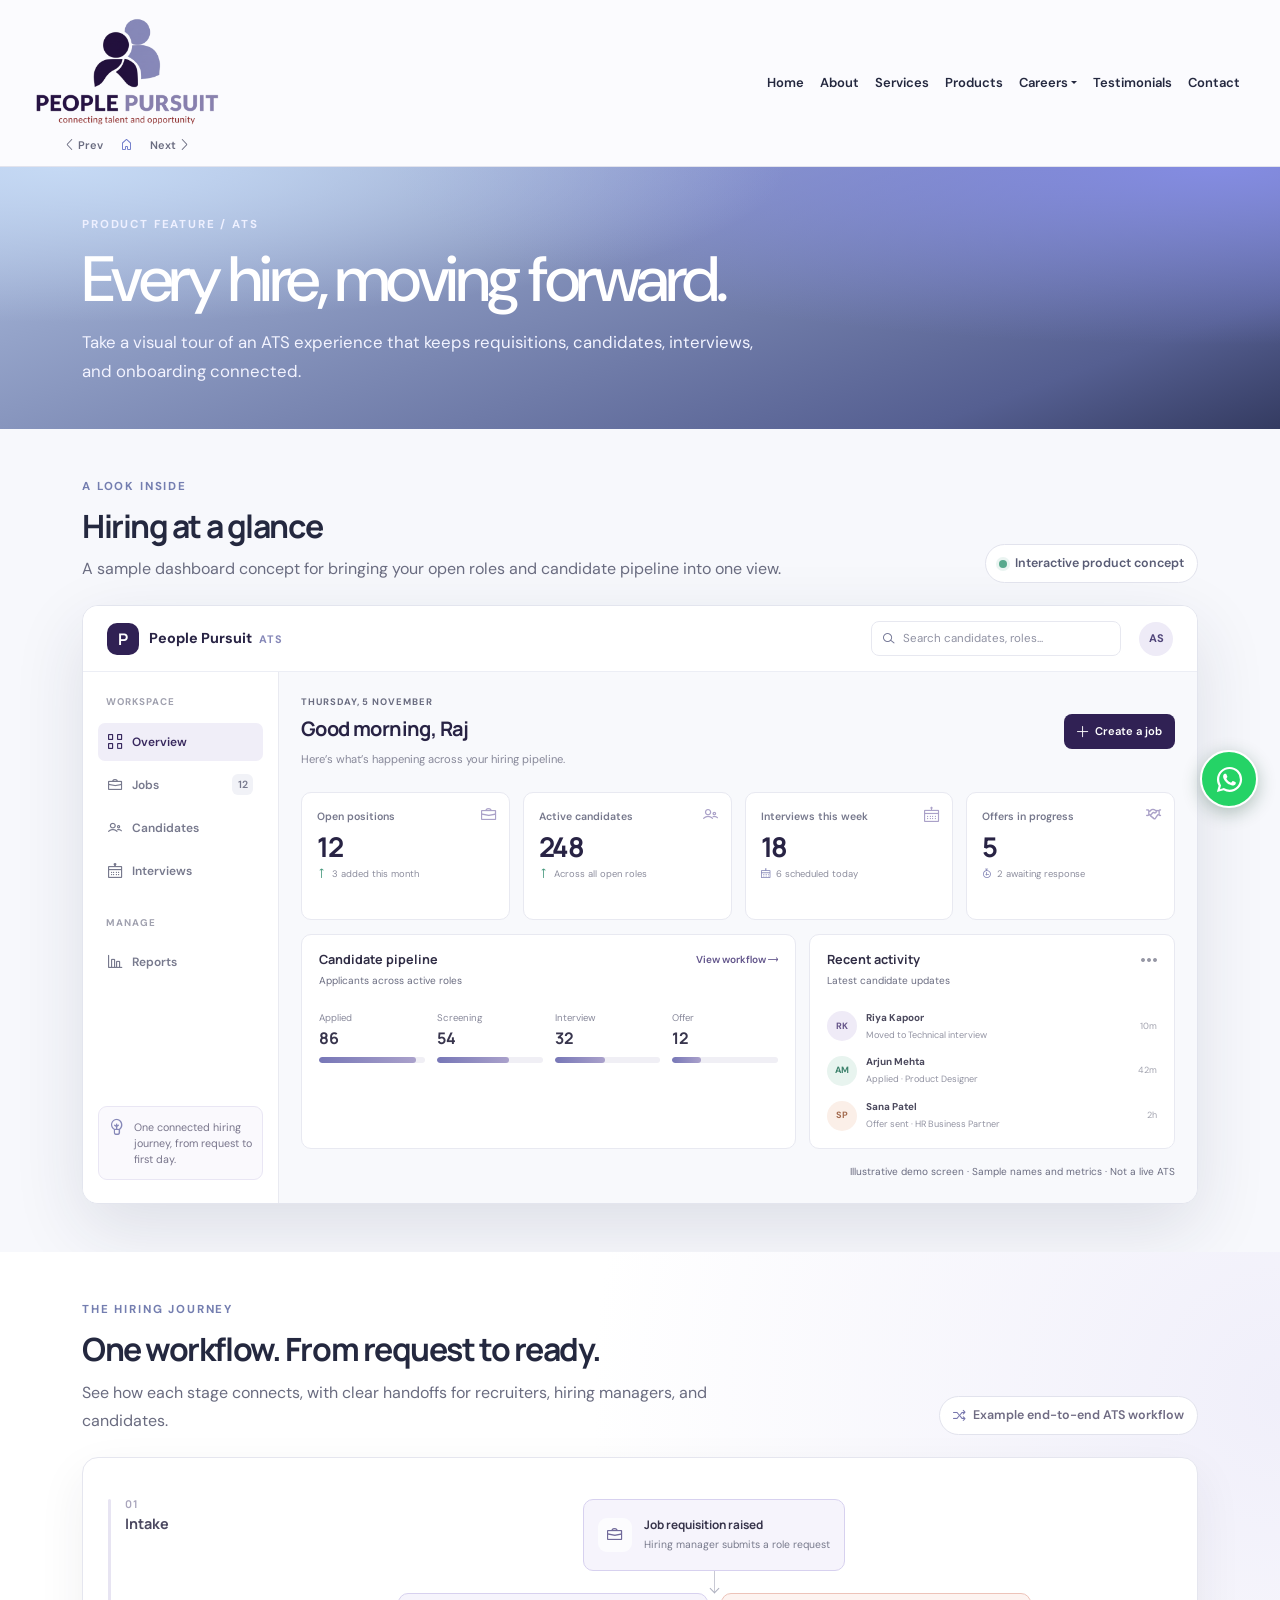
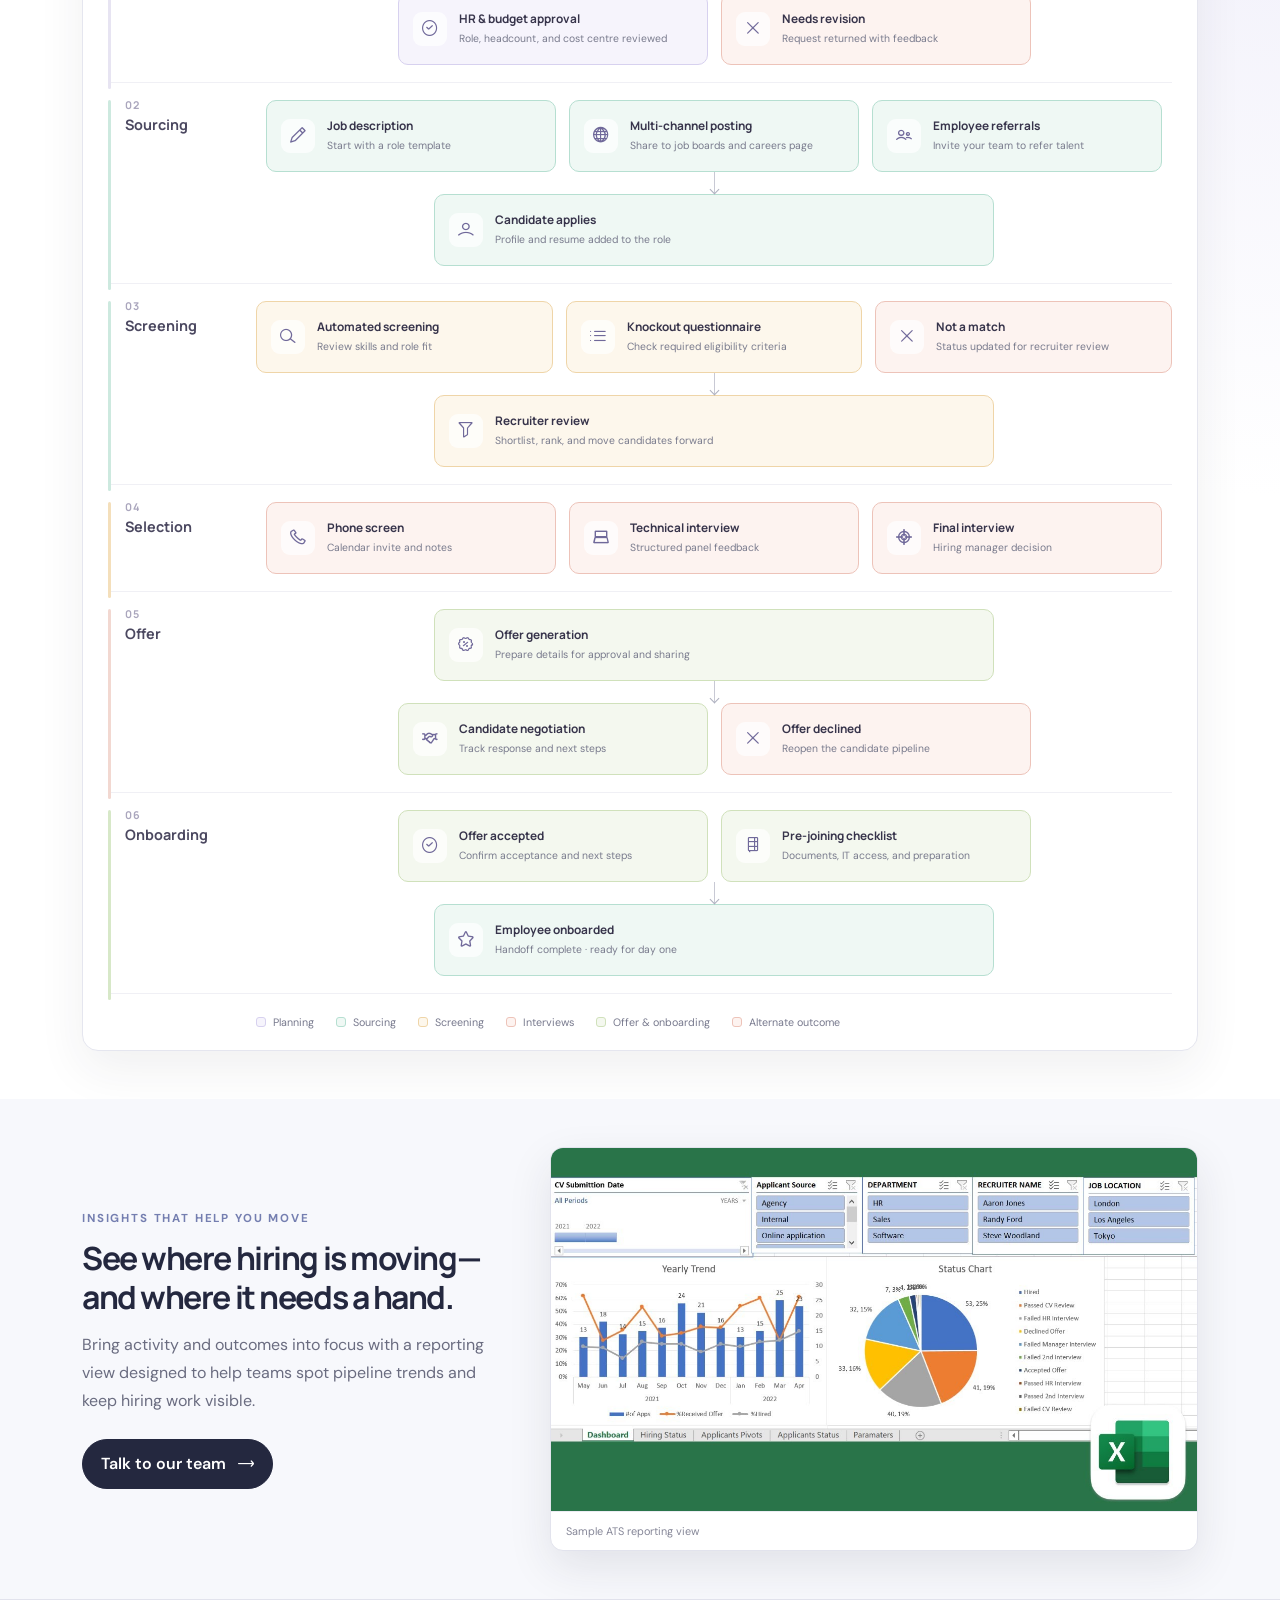
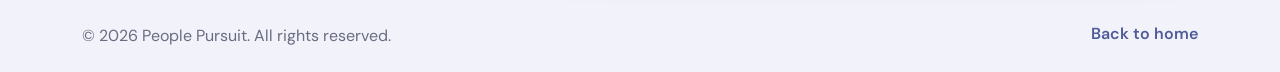
<file: product-feature.html>
<!DOCTYPE html>
<html lang="en">
<head>
  <meta charset="utf-8" />
  <meta name="viewport" content="width=device-width, initial-scale=1" />
  <meta name="description" content="Explore ATS features for managing job requisitions, candidates, interviews, and onboarding with People Pursuit." />
  <title>ATS Feature | People Pursuit</title>
  <link rel="icon" href="assets/img/favicon.png" type="image/png" sizes="128x128" />
  <link rel="stylesheet" href="assets/css/bootstrap-5.0.0-beta1.min.css" />
  <link rel="stylesheet" href="assets/css/LineIcons.2.0.css" />
  <link rel="stylesheet" href="assets/css/jobs.css" />
  <link rel="stylesheet" href="assets/css/people-pursuit-theme.css" />
  <script src="assets/js/whatsapp-chat.js?v=2" defer></script>
  <link rel="stylesheet" href="assets/css/product-feature.css" />
</head>
<body class="jobs-page">
  <header class="jobs-header">
    <div class="container">
      <nav class="navbar navbar-expand-lg" aria-label="Main navigation">
        <div class="product-page-brand">
          <a class="navbar-brand" href="index.html#home">
            <img src="assets/img/logo/people-pursuit-new.png" alt="People Pursuit home" />
          </a>
          <div class="product-page-controls" aria-label="Product page navigation">
            <a class="nav-btn" href="vendor-management.html" aria-label="Previous product: Vendor Management"><i class="lni lni-chevron-left" aria-hidden="true"></i> Prev</a>
            <a class="nav-btn home-btn" href="index.html#home" aria-label="Home"><i class="lni lni-home" aria-hidden="true"></i></a>
            <a class="nav-btn" href="talent-assessments.html" aria-label="Next product: Talent Assessments">Next <i class="lni lni-chevron-right" aria-hidden="true"></i></a>
          </div>
        </div>
        <button class="navbar-toggler" type="button" data-bs-toggle="collapse" data-bs-target="#productFeatureNavigation" aria-controls="productFeatureNavigation" aria-expanded="false" aria-label="Toggle navigation">
          <span class="toggler-icon"></span><span class="toggler-icon"></span><span class="toggler-icon"></span>
        </button>
        <div class="collapse navbar-collapse" id="productFeatureNavigation">
          <ul class="navbar-nav ms-auto">
            <li class="nav-item"><a class="nav-link" href="index.html#home">Home</a></li>
            <li class="nav-item"><a class="nav-link" href="index.html#about">About</a></li>
            <li class="nav-item"><a class="nav-link" href="index.html#feature">Services</a></li>
            <li class="nav-item"><a class="nav-link" href="products.html">Products</a></li>
            <li class="nav-item dropdown">
              <a class="nav-link dropdown-toggle" href="#" id="productFeatureCareersDropdown" role="button" data-bs-toggle="dropdown" aria-expanded="false">Careers</a>
              <ul class="dropdown-menu" aria-labelledby="productFeatureCareersDropdown">
                <li><a class="dropdown-item" href="jobs.html">Find a job</a></li>
                <li><a class="dropdown-item" href="post-job.html">Post a job</a></li>
              </ul>
            </li>
            <li class="nav-item"><a class="nav-link" href="testimonials.html">Testimonials</a></li>
            <li class="nav-item"><a class="nav-link" href="index.html#contact">Contact</a></li>
          </ul>
        </div>
      </nav>
    </div>
  </header>

  <main>
    <section class="jobs-hero">
      <div class="container">
        <p class="jobs-eyebrow">PRODUCT FEATURE / ATS</p>
        <h1>Every hire, moving forward.</h1>
        <p>Take a visual tour of an ATS experience that keeps requisitions, candidates, interviews, and onboarding connected.</p>
      </div>
    </section>

    <section class="ats-demo-section" aria-labelledby="ats-dashboard-heading">
      <div class="container">
        <div class="ats-section-heading">
          <div>
            <p class="jobs-eyebrow">A LOOK INSIDE</p>
            <h2 id="ats-dashboard-heading">Hiring at a glance</h2>
            <p>A sample dashboard concept for bringing your open roles and candidate pipeline into one view.</p>
          </div>
          <span class="ats-demo-badge"><span aria-hidden="true"></span> Interactive product concept</span>
        </div>

        <div class="ats-app-window" aria-label="Illustrative applicant tracking system dashboard">
          <div class="ats-window-bar">
            <div class="ats-window-brand"><span class="ats-brand-mark" aria-hidden="true">P</span><strong>People Pursuit <span>ATS</span></strong></div>
            <div class="ats-window-actions"><span class="ats-window-search"><i class="lni lni-search-alt" aria-hidden="true"></i> Search candidates, roles...</span><span class="ats-avatar" aria-label="Recruiter profile">AS</span></div>
          </div>

          <div class="ats-dashboard">
            <aside class="ats-sidebar" aria-label="Demo dashboard navigation">
              <span class="ats-sidebar-label">WORKSPACE</span>
              <a class="ats-side-link is-active" href="#ats-dashboard-heading"><i class="lni lni-grid-alt" aria-hidden="true"></i> Overview</a>
              <a class="ats-side-link" href="#ats-workflow-heading"><i class="lni lni-briefcase" aria-hidden="true"></i> Jobs <span>12</span></a>
              <a class="ats-side-link" href="#ats-workflow-heading"><i class="lni lni-users" aria-hidden="true"></i> Candidates</a>
              <a class="ats-side-link" href="#ats-workflow-heading"><i class="lni lni-calendar" aria-hidden="true"></i> Interviews</a>
              <span class="ats-sidebar-label ats-sidebar-label-lower">MANAGE</span>
              <a class="ats-side-link" href="#ats-workflow-heading"><i class="lni lni-bar-chart" aria-hidden="true"></i> Reports</a>
              <div class="ats-sidebar-note"><i class="lni lni-bulb" aria-hidden="true"></i><span>One connected hiring journey, from request to first day.</span></div>
            </aside>

            <div class="ats-dashboard-main">
              <div class="ats-dashboard-title">
                <div><p>THURSDAY, 5 NOVEMBER</p><h3>Good morning, Raj</h3><span>Here’s what’s happening across your hiring pipeline.</span></div>
                <a class="ats-create-job" href="index.html#contact"><i class="lni lni-plus" aria-hidden="true"></i> Create a job</a>
              </div>

              <div class="ats-metric-grid" aria-label="Sample hiring metrics">
                <article class="ats-metric-card"><span>Open positions</span><strong>12</strong><small><i class="lni lni-arrow-up" aria-hidden="true"></i> 3 added this month</small><i class="lni lni-briefcase ats-metric-icon" aria-hidden="true"></i></article>
                <article class="ats-metric-card"><span>Active candidates</span><strong>248</strong><small><i class="lni lni-arrow-up" aria-hidden="true"></i> Across all open roles</small><i class="lni lni-users ats-metric-icon" aria-hidden="true"></i></article>
                <article class="ats-metric-card"><span>Interviews this week</span><strong>18</strong><small><i class="lni lni-calendar ats-metric-icon-small" aria-hidden="true"></i> 6 scheduled today</small><i class="lni lni-calendar ats-metric-icon" aria-hidden="true"></i></article>
                <article class="ats-metric-card"><span>Offers in progress</span><strong>5</strong><small><i class="lni lni-timer ats-metric-icon-small" aria-hidden="true"></i> 2 awaiting response</small><i class="lni lni-handshake ats-metric-icon" aria-hidden="true"></i></article>
              </div>

              <div class="ats-dashboard-lower">
                <section class="ats-pipeline-panel" aria-labelledby="ats-pipeline-heading">
                  <div class="ats-panel-heading"><div><h4 id="ats-pipeline-heading">Candidate pipeline</h4><p>Applicants across active roles</p></div><a href="#ats-workflow-heading">View workflow <i class="lni lni-arrow-right" aria-hidden="true"></i></a></div>
                  <div class="ats-pipeline-bars" aria-label="Candidate pipeline stages">
                    <div class="ats-pipeline-stage"><span>Applied</span><strong>86</strong><div><i style="--bar-width: 92%"></i></div></div>
                    <div class="ats-pipeline-stage"><span>Screening</span><strong>54</strong><div><i style="--bar-width: 68%"></i></div></div>
                    <div class="ats-pipeline-stage"><span>Interview</span><strong>32</strong><div><i style="--bar-width: 48%"></i></div></div>
                    <div class="ats-pipeline-stage"><span>Offer</span><strong>12</strong><div><i style="--bar-width: 27%"></i></div></div>
                  </div>
                </section>
                <section class="ats-activity-panel" aria-labelledby="ats-activity-heading">
                  <div class="ats-panel-heading"><div><h4 id="ats-activity-heading">Recent activity</h4><p>Latest candidate updates</p></div><i class="lni lni-more-alt" aria-hidden="true"></i></div>
                  <ul class="ats-activity-list">
                    <li><span class="ats-activity-avatar avatar-lavender">RK</span><span><strong>Riya Kapoor</strong><small>Moved to Technical interview</small></span><time>10m</time></li>
                    <li><span class="ats-activity-avatar avatar-mint">AM</span><span><strong>Arjun Mehta</strong><small>Applied · Product Designer</small></span><time>42m</time></li>
                    <li><span class="ats-activity-avatar avatar-peach">SP</span><span><strong>Sana Patel</strong><small>Offer sent · HR Business Partner</small></span><time>2h</time></li>
                  </ul>
                </section>
              </div>
              <p class="ats-demo-disclaimer">Illustrative demo screen · Sample names and metrics · Not a live ATS</p>
            </div>
          </div>
        </div>
      </div>
    </section>

    <section class="ats-workflow-section" aria-labelledby="ats-workflow-heading">
      <div class="container">
        <div class="ats-section-heading ats-workflow-intro">
          <div>
            <p class="jobs-eyebrow">THE HIRING JOURNEY</p>
            <h2 id="ats-workflow-heading">One workflow. From request to ready.</h2>
            <p>See how each stage connects, with clear handoffs for recruiters, hiring managers, and candidates.</p>
          </div>
          <span class="ats-workflow-caption"><i class="lni lni-shuffle" aria-hidden="true"></i> Example end-to-end ATS workflow</span>
        </div>

        <div class="ats-workflow-board">
          <div class="ats-workflow-stage">
            <div class="ats-stage-label"><span>01</span><strong>Intake</strong></div>
            <div class="ats-stage-content">
              <article class="ats-flow-node node-planning"><span class="ats-node-icon"><i class="lni lni-briefcase" aria-hidden="true"></i></span><div><strong>Job requisition raised</strong><small>Hiring manager submits a role request</small></div></article>
              <span class="ats-flow-connector" aria-hidden="true"></span>
              <div class="ats-flow-branch">
                <article class="ats-flow-node node-planning"><span class="ats-node-icon"><i class="lni lni-checkmark-circle" aria-hidden="true"></i></span><div><strong>HR &amp; budget approval</strong><small>Role, headcount, and cost centre reviewed</small></div></article>
                <article class="ats-flow-node node-exception"><span class="ats-node-icon"><i class="lni lni-close" aria-hidden="true"></i></span><div><strong>Needs revision</strong><small>Request returned with feedback</small></div></article>
              </div>
            </div>
          </div>

          <div class="ats-workflow-stage">
            <div class="ats-stage-label"><span>02</span><strong>Sourcing</strong></div>
            <div class="ats-stage-content">
              <div class="ats-flow-branch ats-flow-three">
                <article class="ats-flow-node node-sourcing"><span class="ats-node-icon"><i class="lni lni-pencil" aria-hidden="true"></i></span><div><strong>Job description</strong><small>Start with a role template</small></div></article>
                <article class="ats-flow-node node-sourcing"><span class="ats-node-icon"><i class="lni lni-world" aria-hidden="true"></i></span><div><strong>Multi-channel posting</strong><small>Share to job boards and careers page</small></div></article>
                <article class="ats-flow-node node-sourcing"><span class="ats-node-icon"><i class="lni lni-users" aria-hidden="true"></i></span><div><strong>Employee referrals</strong><small>Invite your team to refer talent</small></div></article>
              </div>
              <span class="ats-flow-connector" aria-hidden="true"></span>
              <article class="ats-flow-node node-sourcing ats-flow-center"><span class="ats-node-icon"><i class="lni lni-user" aria-hidden="true"></i></span><div><strong>Candidate applies</strong><small>Profile and resume added to the role</small></div></article>
            </div>
          </div>

          <div class="ats-workflow-stage">
            <div class="ats-stage-label"><span>03</span><strong>Screening</strong></div>
            <div class="ats-stage-content">
              <div class="ats-flow-branch">
                <article class="ats-flow-node node-screening"><span class="ats-node-icon"><i class="lni lni-search-alt" aria-hidden="true"></i></span><div><strong>Automated screening</strong><small>Review skills and role fit</small></div></article>
                <article class="ats-flow-node node-screening"><span class="ats-node-icon"><i class="lni lni-list" aria-hidden="true"></i></span><div><strong>Knockout questionnaire</strong><small>Check required eligibility criteria</small></div></article>
                <article class="ats-flow-node node-exception"><span class="ats-node-icon"><i class="lni lni-close" aria-hidden="true"></i></span><div><strong>Not a match</strong><small>Status updated for recruiter review</small></div></article>
              </div>
              <span class="ats-flow-connector" aria-hidden="true"></span>
              <article class="ats-flow-node node-screening ats-flow-center"><span class="ats-node-icon"><i class="lni lni-funnel" aria-hidden="true"></i></span><div><strong>Recruiter review</strong><small>Shortlist, rank, and move candidates forward</small></div></article>
            </div>
          </div>

          <div class="ats-workflow-stage">
            <div class="ats-stage-label"><span>04</span><strong>Selection</strong></div>
            <div class="ats-stage-content">
              <div class="ats-flow-branch ats-flow-three">
                <article class="ats-flow-node node-interview"><span class="ats-node-icon"><i class="lni lni-phone" aria-hidden="true"></i></span><div><strong>Phone screen</strong><small>Calendar invite and notes</small></div></article>
                <article class="ats-flow-node node-interview"><span class="ats-node-icon"><i class="lni lni-laptop" aria-hidden="true"></i></span><div><strong>Technical interview</strong><small>Structured panel feedback</small></div></article>
                <article class="ats-flow-node node-interview"><span class="ats-node-icon"><i class="lni lni-target" aria-hidden="true"></i></span><div><strong>Final interview</strong><small>Hiring manager decision</small></div></article>
              </div>
            </div>
          </div>

          <div class="ats-workflow-stage">
            <div class="ats-stage-label"><span>05</span><strong>Offer</strong></div>
            <div class="ats-stage-content">
              <article class="ats-flow-node node-offer ats-flow-center"><span class="ats-node-icon"><i class="lni lni-offer" aria-hidden="true"></i></span><div><strong>Offer generation</strong><small>Prepare details for approval and sharing</small></div></article>
              <span class="ats-flow-connector" aria-hidden="true"></span>
              <div class="ats-flow-branch">
                <article class="ats-flow-node node-offer"><span class="ats-node-icon"><i class="lni lni-handshake" aria-hidden="true"></i></span><div><strong>Candidate negotiation</strong><small>Track response and next steps</small></div></article>
                <article class="ats-flow-node node-exception"><span class="ats-node-icon"><i class="lni lni-close" aria-hidden="true"></i></span><div><strong>Offer declined</strong><small>Reopen the candidate pipeline</small></div></article>
              </div>
            </div>
          </div>

          <div class="ats-workflow-stage">
            <div class="ats-stage-label"><span>06</span><strong>Onboarding</strong></div>
            <div class="ats-stage-content">
              <div class="ats-flow-branch">
                <article class="ats-flow-node node-onboarding"><span class="ats-node-icon"><i class="lni lni-checkmark-circle" aria-hidden="true"></i></span><div><strong>Offer accepted</strong><small>Confirm acceptance and next steps</small></div></article>
                <article class="ats-flow-node node-onboarding"><span class="ats-node-icon"><i class="lni lni-agenda" aria-hidden="true"></i></span><div><strong>Pre-joining checklist</strong><small>Documents, IT access, and preparation</small></div></article>
              </div>
              <span class="ats-flow-connector" aria-hidden="true"></span>
              <article class="ats-flow-node node-complete ats-flow-center"><span class="ats-node-icon"><i class="lni lni-star" aria-hidden="true"></i></span><div><strong>Employee onboarded</strong><small>Handoff complete · ready for day one</small></div></article>
            </div>
          </div>

          <div class="ats-workflow-legend" aria-label="Workflow legend">
            <span><i class="legend-planning"></i> Planning</span>
            <span><i class="legend-sourcing"></i> Sourcing</span>
            <span><i class="legend-screening"></i> Screening</span>
            <span><i class="legend-interview"></i> Interviews</span>
            <span><i class="legend-offer"></i> Offer &amp; onboarding</span>
            <span><i class="legend-exception"></i> Alternate outcome</span>
          </div>
        </div>
      </div>
    </section>

    <section class="ats-reporting-section" aria-labelledby="ats-reporting-heading">
      <div class="container ats-reporting-layout">
        <div>
          <p class="jobs-eyebrow">INSIGHTS THAT HELP YOU MOVE</p>
          <h2 id="ats-reporting-heading">See where hiring is moving—and where it needs a hand.</h2>
          <p>Bring activity and outcomes into focus with a reporting view designed to help teams spot pipeline trends and keep hiring work visible.</p>
          <a class="job-apply-button" href="index.html#contact">Talk to our team <i class="lni lni-arrow-right" aria-hidden="true"></i></a>
        </div>
        <figure class="ats-reporting-shot">
          <img src="ats%20image/maxresdefault.jpg" alt="Applicant tracking dashboard with hiring trends and candidate status charts" loading="lazy" />
          <figcaption>Sample ATS reporting view</figcaption>
        </figure>
      </div>
    </section>
  </main>

  <footer class="jobs-footer">
    <div class="container">
      <p>© 2026 People Pursuit. All rights reserved.</p>
      <a href="index.html#home">Back to home</a>
    </div>
  </footer>
  <script src="assets/js/bootstrap-5.0.0-beta1.min.js"></script>
</body>
</html>
</file>
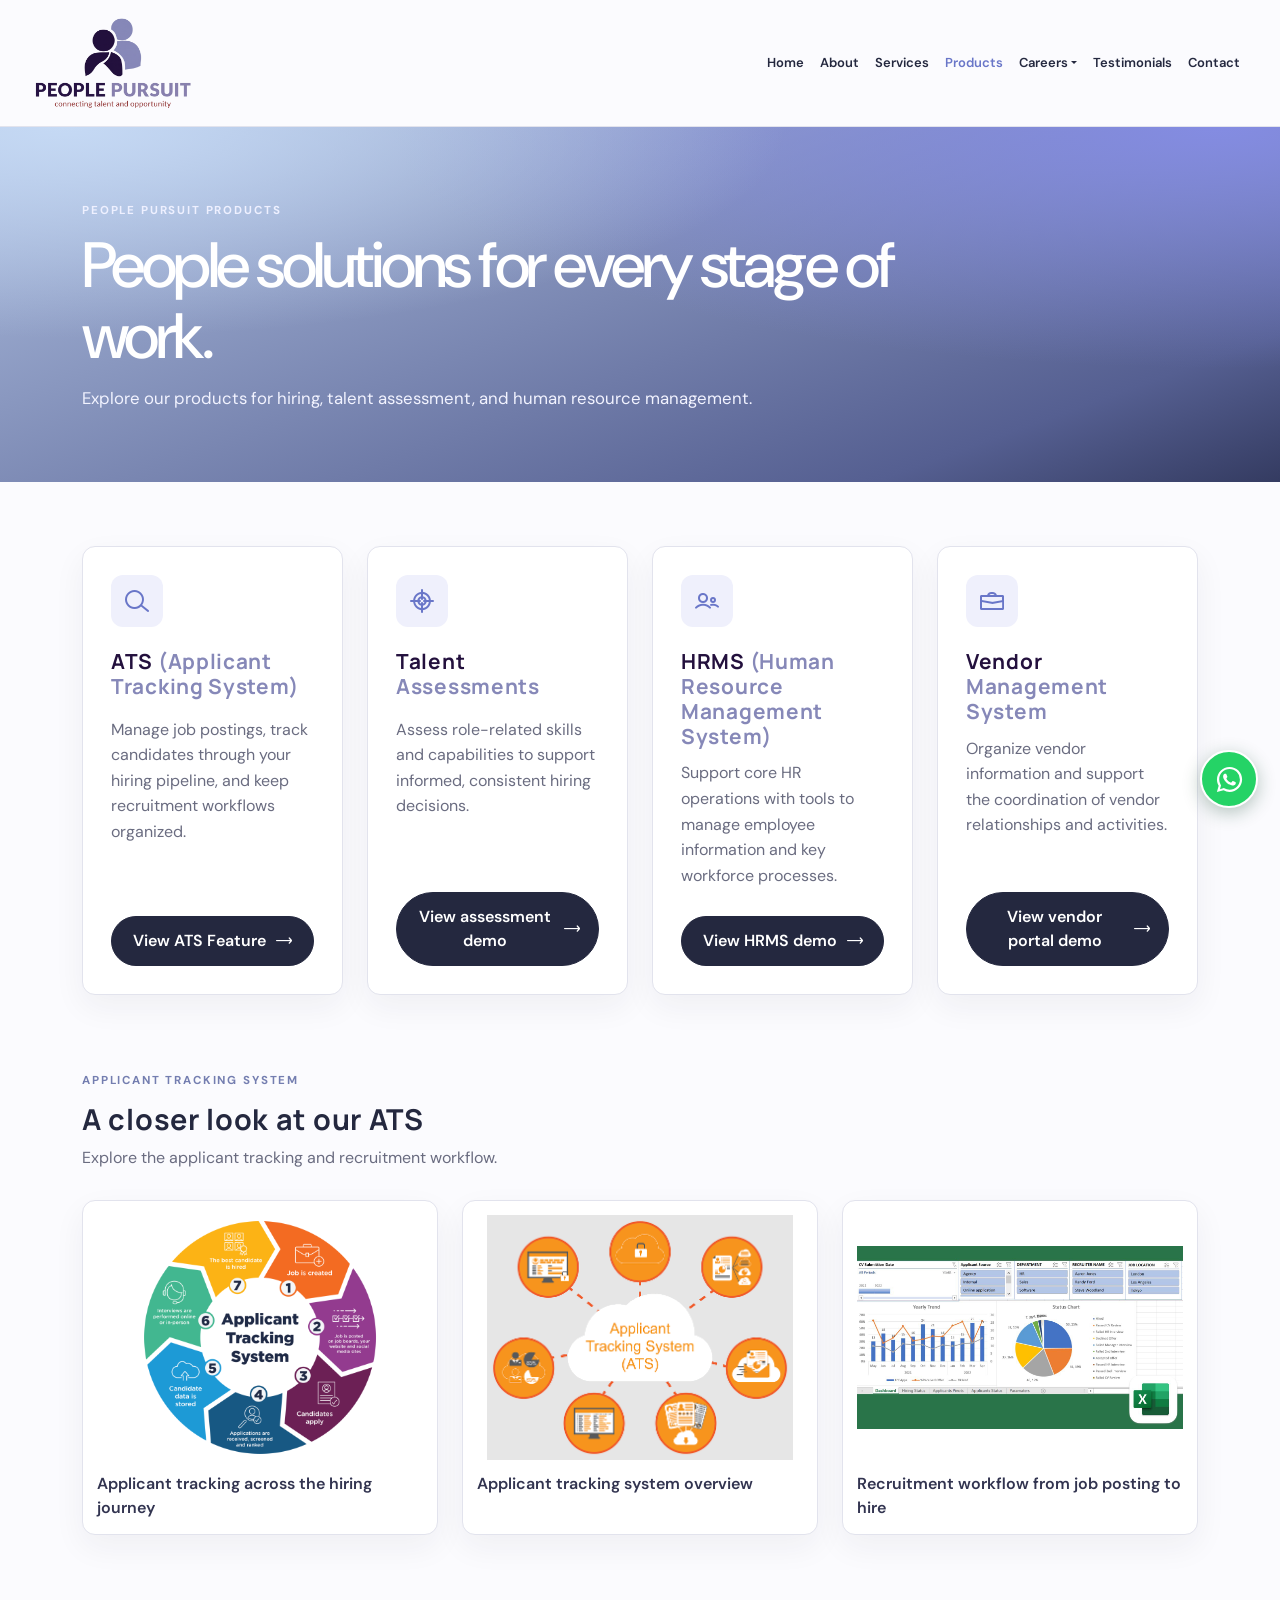
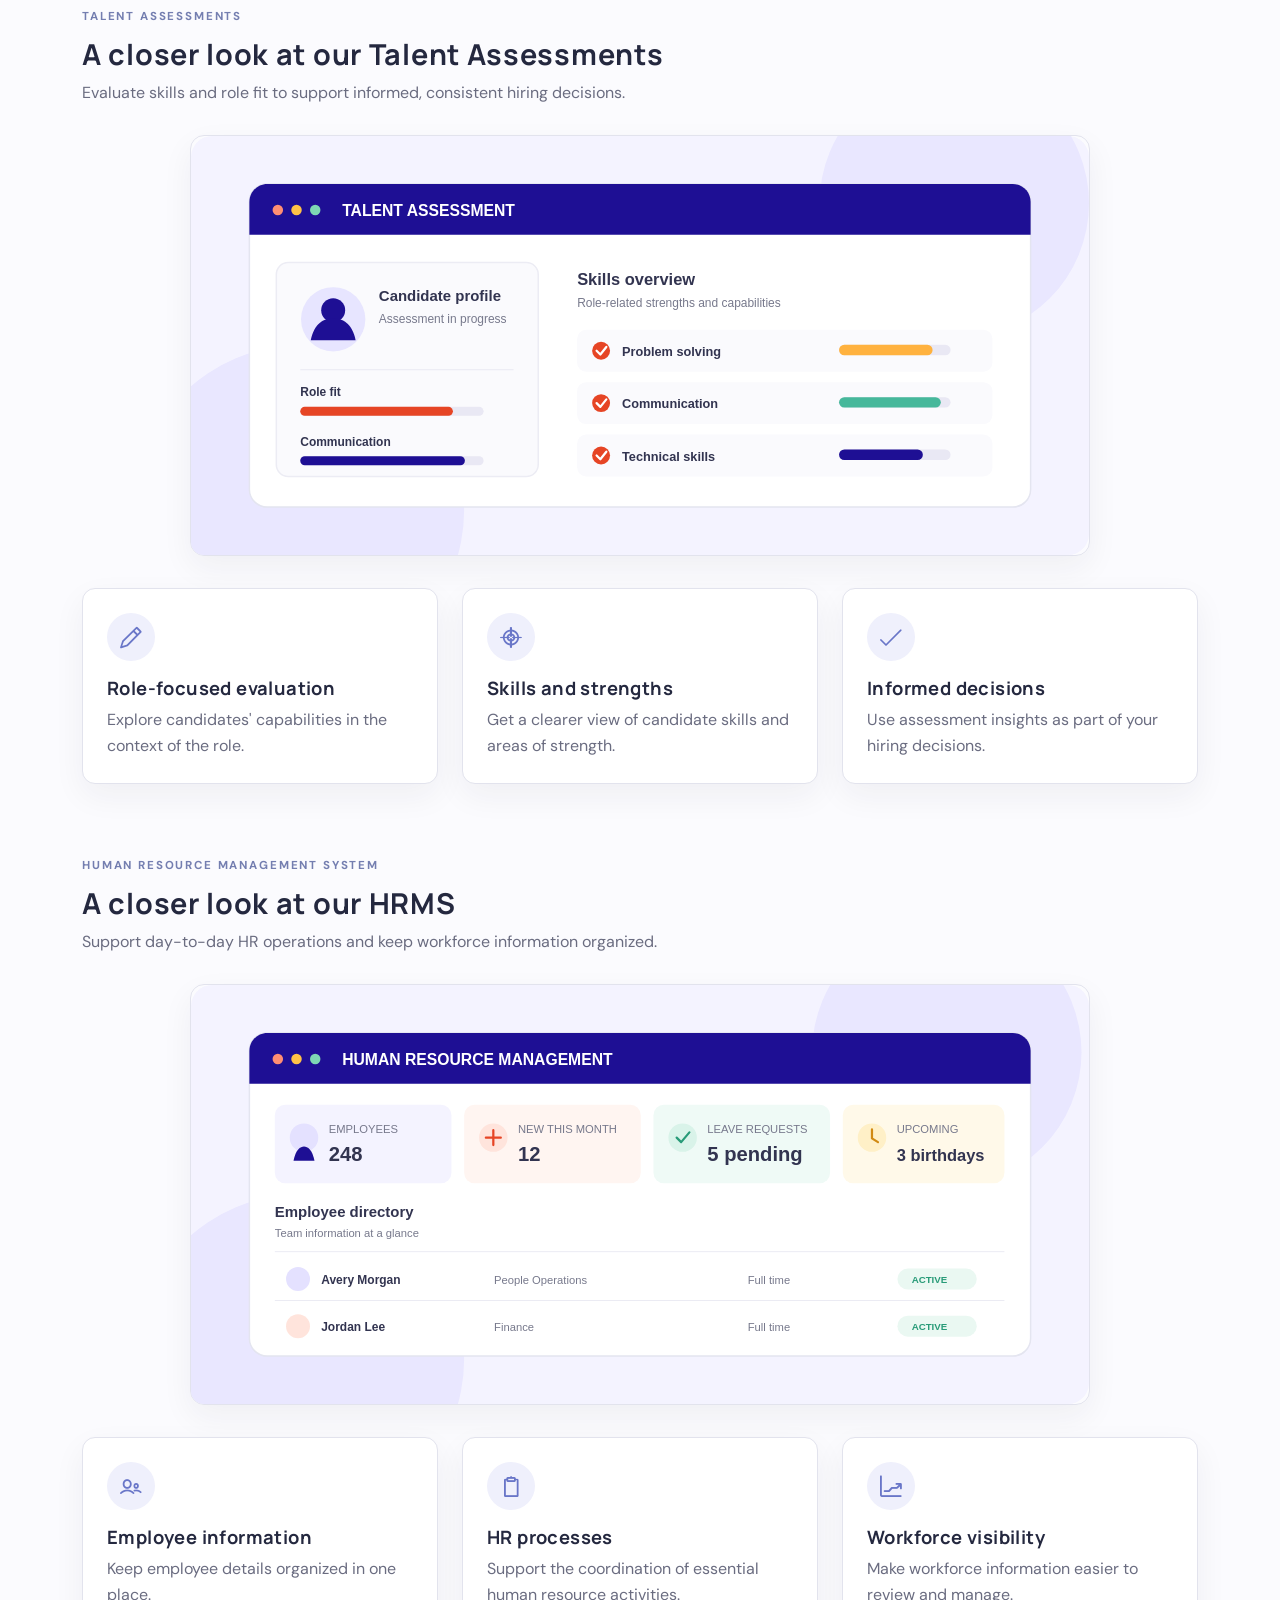
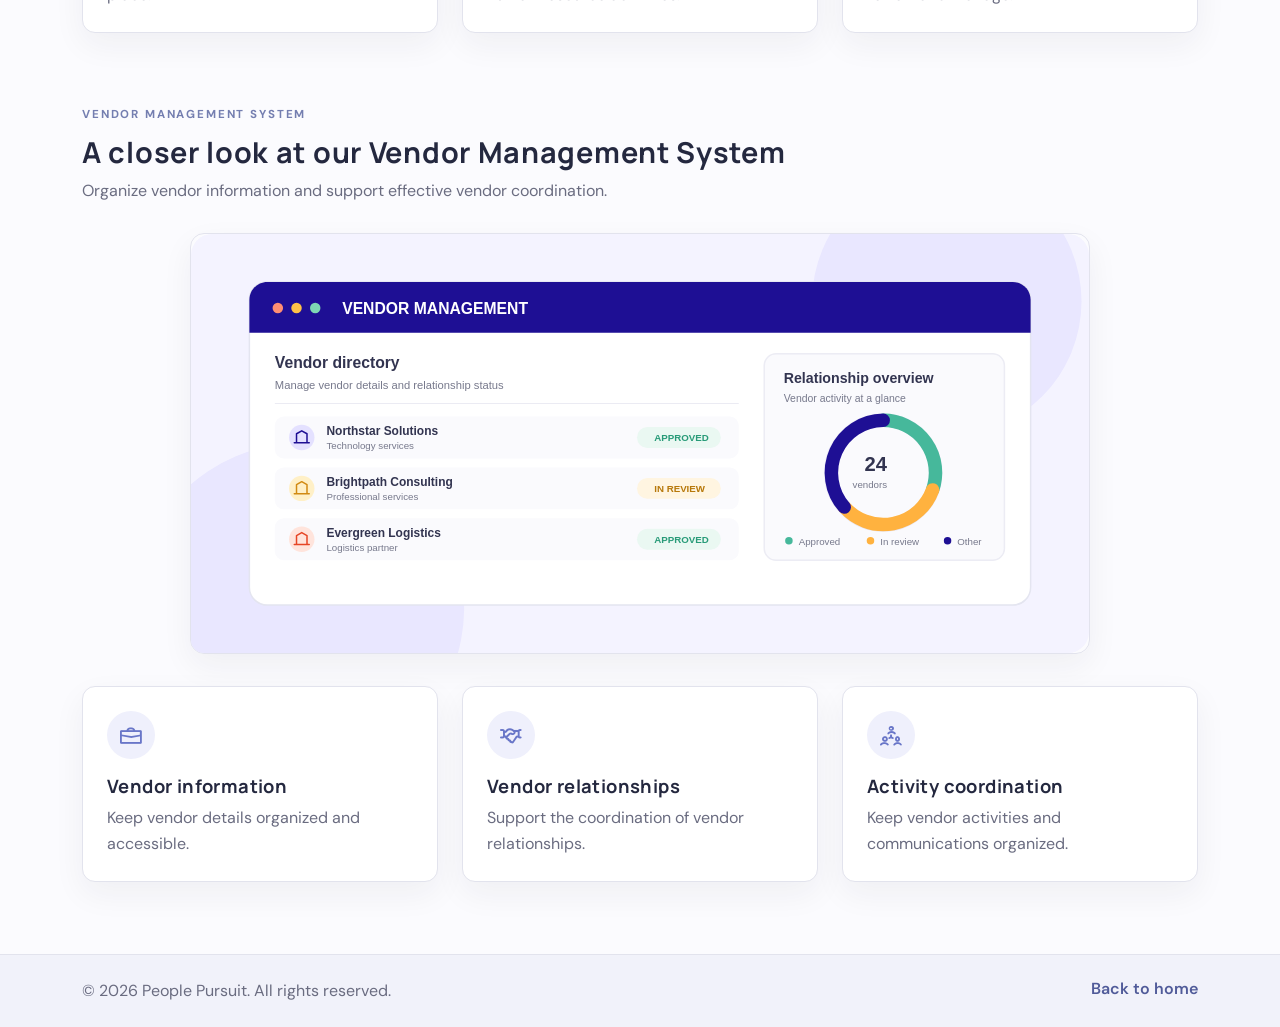
<file: products.html>
<!DOCTYPE html>
<html lang="en">
<head>
  <meta charset="utf-8" />
  <meta name="viewport" content="width=device-width, initial-scale=1" />
  <meta name="description" content="Explore People Pursuit's ATS, assessment, and HRMS products." />
  <title>Products | People Pursuit</title>
  <link rel="icon" href="assets/img/favicon.png" type="image/png" sizes="128x128" />
  <link rel="stylesheet" href="assets/css/bootstrap-5.0.0-beta1.min.css" />
  <link rel="stylesheet" href="assets/css/LineIcons.2.0.css" />
  <link rel="stylesheet" href="assets/css/lindy-uikit.css" />
  <link rel="stylesheet" href="assets/css/jobs.css" />
  <link rel="stylesheet" href="assets/css/site-text-color.css" />
  <link rel="stylesheet" href="assets/css/people-pursuit-theme.css" />
  <script src="assets/js/whatsapp-chat.js?v=2" defer></script>
</head>
<body class="jobs-page">
  <header class="jobs-header">
    <div class="container">
      <nav class="navbar navbar-expand-lg" aria-label="Main navigation">
        <a class="navbar-brand" href="index.html">
          <img src="assets/img/logo/people-pursuit-new.png" alt="People Pursuit home" />
        </a>
        <button class="navbar-toggler" type="button" data-bs-toggle="collapse" data-bs-target="#productsNavigation" aria-controls="productsNavigation" aria-expanded="false" aria-label="Toggle navigation">
          <span class="toggler-icon"></span><span class="toggler-icon"></span><span class="toggler-icon"></span>
        </button>
        <div class="collapse navbar-collapse" id="productsNavigation">
          <ul class="navbar-nav ms-auto">
            <li class="nav-item"><a class="nav-link" href="index.html#home">Home</a></li>
            <li class="nav-item"><a class="nav-link" href="index.html#about">About</a></li>
            <li class="nav-item"><a class="nav-link" href="index.html#feature">Services</a></li>
            <li class="nav-item"><a class="nav-link active" href="products.html" aria-current="page">Products</a></li>
            <li class="nav-item dropdown">
              <a class="nav-link dropdown-toggle" href="#" id="productsCareersDropdown" role="button" data-bs-toggle="dropdown" aria-expanded="false">Careers</a>
              <ul class="dropdown-menu" aria-labelledby="productsCareersDropdown">
                <li><a class="dropdown-item" href="jobs.html">Find a job</a></li>
                <li><a class="dropdown-item" href="post-job.html">Post a job</a></li>
              </ul>
            </li>
            <li class="nav-item"><a class="nav-link" href="testimonials.html">Testimonials</a></li>
            <li class="nav-item"><a class="nav-link" href="index.html#contact">Contact</a></li>
          </ul>
        </div>
      </nav>
    </div>
  </header>

  <main>
    <section class="jobs-hero">
      <div class="container">
        <p class="jobs-eyebrow">PEOPLE PURSUIT PRODUCTS</p>
        <h1>People solutions for every stage of work.</h1>
        <p>Explore our products for hiring, talent assessment, and human resource management.</p>
      </div>
    </section>

    <section class="jobs-listing-section">
      <div class="container">
        <div class="row g-4">
          <div class="col-md-6 col-xl-3">
            <article class="job-card product-card">
              <span class="job-icon"><i class="lni lni-search-alt" aria-hidden="true"></i></span>
              <h2><span class="brand-red">ATS</span> <span class="brand-blue">(Applicant Tracking System)</span></h2>
              <p class="job-description">Manage job postings, track candidates through your hiring pipeline, and keep recruitment workflows organized.</p>
              <a class="job-apply-button" href="product-feature.html">View ATS Feature <i class="lni lni-arrow-right" aria-hidden="true"></i></a>
            </article>
          </div>
          <div class="col-md-6 col-xl-3">
            <article class="job-card product-card">
              <span class="job-icon"><i class="lni lni-target" aria-hidden="true"></i></span>
              <h2><span class="brand-red">Talent</span> <span class="brand-blue">Assessments</span></h2>
              <p class="job-description">Assess role-related skills and capabilities to support informed, consistent hiring decisions.</p>
              <a class="job-apply-button" href="talent-assessments.html">View assessment demo <i class="lni lni-arrow-right" aria-hidden="true"></i></a>
            </article>
          </div>
          <div class="col-md-6 col-xl-3">
            <article class="job-card product-card">
              <span class="job-icon"><i class="lni lni-users" aria-hidden="true"></i></span>
              <h2><span class="brand-red">HRMS</span> <span class="brand-blue">(Human Resource Management System)</span></h2>
              <p class="job-description">Support core HR operations with tools to manage employee information and key workforce processes.</p>
              <a class="job-apply-button" href="hrms.html">View HRMS demo <i class="lni lni-arrow-right" aria-hidden="true"></i></a>
            </article>
          </div>
          <div class="col-md-6 col-xl-3">
            <article class="job-card product-card">
              <span class="job-icon"><i class="lni lni-briefcase" aria-hidden="true"></i></span>
              <h2><span class="brand-red">Vendor</span> <span class="brand-blue">Management System</span></h2>
              <p class="job-description">Organize vendor information and support the coordination of vendor relationships and activities.</p>
              <a class="job-apply-button" href="vendor-management.html">View vendor portal demo <i class="lni lni-arrow-right" aria-hidden="true"></i></a>
            </article>
          </div>
        </div>
      </div>
    </section>

    <section class="product-visuals-section" aria-labelledby="ats-visuals-title">
      <div class="container">
        <div class="section-title">
          <p class="jobs-eyebrow">APPLICANT TRACKING SYSTEM</p>
          <h2 id="ats-visuals-title">A closer look at our ATS</h2>
          <p>Explore the applicant tracking and recruitment workflow.</p>
        </div>
        <div class="row g-4">
          <div class="col-md-4">
            <figure class="ats-visual-card">
              <img src="ats%20image/ATS-Flywheel_2_V2-1440x1440.png" alt="Applicant tracking system hiring workflow flywheel" loading="lazy" />
              <figcaption>Applicant tracking across the hiring journey</figcaption>
            </figure>
          </div>
          <div class="col-md-4">
            <figure class="ats-visual-card">
              <img src="ats%20image/images%20(1).png" alt="Applicant tracking system features illustration" loading="lazy" />
              <figcaption>Applicant tracking system overview</figcaption>
            </figure>
          </div>
          <div class="col-md-4">
            <figure class="ats-visual-card">
              <img src="ats%20image/maxresdefault.jpg" alt="Recruitment workflow from job posting to candidate hire" loading="lazy" />
              <figcaption>Recruitment workflow from job posting to hire</figcaption>
            </figure>
          </div>
        </div>
      </div>
    </section>

    <section class="product-visuals-section" aria-labelledby="assessments-title">
      <div class="container">
        <div class="section-title">
          <p class="jobs-eyebrow">TALENT ASSESSMENTS</p>
          <h2 id="assessments-title">A closer look at our Talent Assessments</h2>
          <p>Evaluate skills and role fit to support informed, consistent hiring decisions.</p>
        </div>
        <img class="product-section-image" src="assets/img/products/talent-assessments.svg" alt="Talent assessment dashboard showing a candidate profile and role-related skill ratings" loading="lazy" />
        <div class="row g-4">
          <div class="col-md-4">
            <article class="product-feature-card">
              <span class="product-feature-icon"><i class="lni lni-pencil" aria-hidden="true"></i></span>
              <h3>Role-focused evaluation</h3>
              <p>Explore candidates' capabilities in the context of the role.</p>
            </article>
          </div>
          <div class="col-md-4">
            <article class="product-feature-card">
              <span class="product-feature-icon"><i class="lni lni-target" aria-hidden="true"></i></span>
              <h3>Skills and strengths</h3>
              <p>Get a clearer view of candidate skills and areas of strength.</p>
            </article>
          </div>
          <div class="col-md-4">
            <article class="product-feature-card">
              <span class="product-feature-icon"><i class="lni lni-checkmark" aria-hidden="true"></i></span>
              <h3>Informed decisions</h3>
              <p>Use assessment insights as part of your hiring decisions.</p>
            </article>
          </div>
        </div>
      </div>
    </section>

    <section class="product-visuals-section" aria-labelledby="hrms-title">
      <div class="container">
        <div class="section-title">
          <p class="jobs-eyebrow">HUMAN RESOURCE MANAGEMENT SYSTEM</p>
          <h2 id="hrms-title">A closer look at our HRMS</h2>
          <p>Support day-to-day HR operations and keep workforce information organized.</p>
        </div>
        <img class="product-section-image" src="assets/img/products/hrms.svg" alt="HRMS dashboard with employee directory, workforce summary, and HR activity" loading="lazy" />
        <div class="row g-4">
          <div class="col-md-4">
            <article class="product-feature-card">
              <span class="product-feature-icon"><i class="lni lni-users" aria-hidden="true"></i></span>
              <h3>Employee information</h3>
              <p>Keep employee details organized in one place.</p>
            </article>
          </div>
          <div class="col-md-4">
            <article class="product-feature-card">
              <span class="product-feature-icon"><i class="lni lni-clipboard" aria-hidden="true"></i></span>
              <h3>HR processes</h3>
              <p>Support the coordination of essential human resource activities.</p>
            </article>
          </div>
          <div class="col-md-4">
            <article class="product-feature-card">
              <span class="product-feature-icon"><i class="lni lni-stats-up" aria-hidden="true"></i></span>
              <h3>Workforce visibility</h3>
              <p>Make workforce information easier to review and manage.</p>
            </article>
          </div>
        </div>
      </div>
    </section>

    <section class="product-visuals-section" aria-labelledby="vendor-management-title">
      <div class="container">
        <div class="section-title">
          <p class="jobs-eyebrow">VENDOR MANAGEMENT SYSTEM</p>
          <h2 id="vendor-management-title">A closer look at our Vendor Management System</h2>
          <p>Organize vendor information and support effective vendor coordination.</p>
        </div>
        <img class="product-section-image" src="assets/img/products/vendor-management.svg" alt="Vendor management dashboard showing a vendor directory, relationship statuses, and activity overview" loading="lazy" />
        <div class="row g-4">
          <div class="col-md-4">
            <article class="product-feature-card">
              <span class="product-feature-icon"><i class="lni lni-briefcase" aria-hidden="true"></i></span>
              <h3>Vendor information</h3>
              <p>Keep vendor details organized and accessible.</p>
            </article>
          </div>
          <div class="col-md-4">
            <article class="product-feature-card">
              <span class="product-feature-icon"><i class="lni lni-handshake" aria-hidden="true"></i></span>
              <h3>Vendor relationships</h3>
              <p>Support the coordination of vendor relationships.</p>
            </article>
          </div>
          <div class="col-md-4">
            <article class="product-feature-card">
              <span class="product-feature-icon"><i class="lni lni-network" aria-hidden="true"></i></span>
              <h3>Activity coordination</h3>
              <p>Keep vendor activities and communications organized.</p>
            </article>
          </div>
        </div>
      </div>
    </section>
  </main>

  <footer class="jobs-footer">
    <div class="container">
      <p>© 2026 People Pursuit. All rights reserved.</p>
      <a href="index.html#home">Back to home</a>
    </div>
  </footer>
  <script src="assets/js/bootstrap-5.0.0-beta1.min.js"></script>
</body>
</html>
</file>
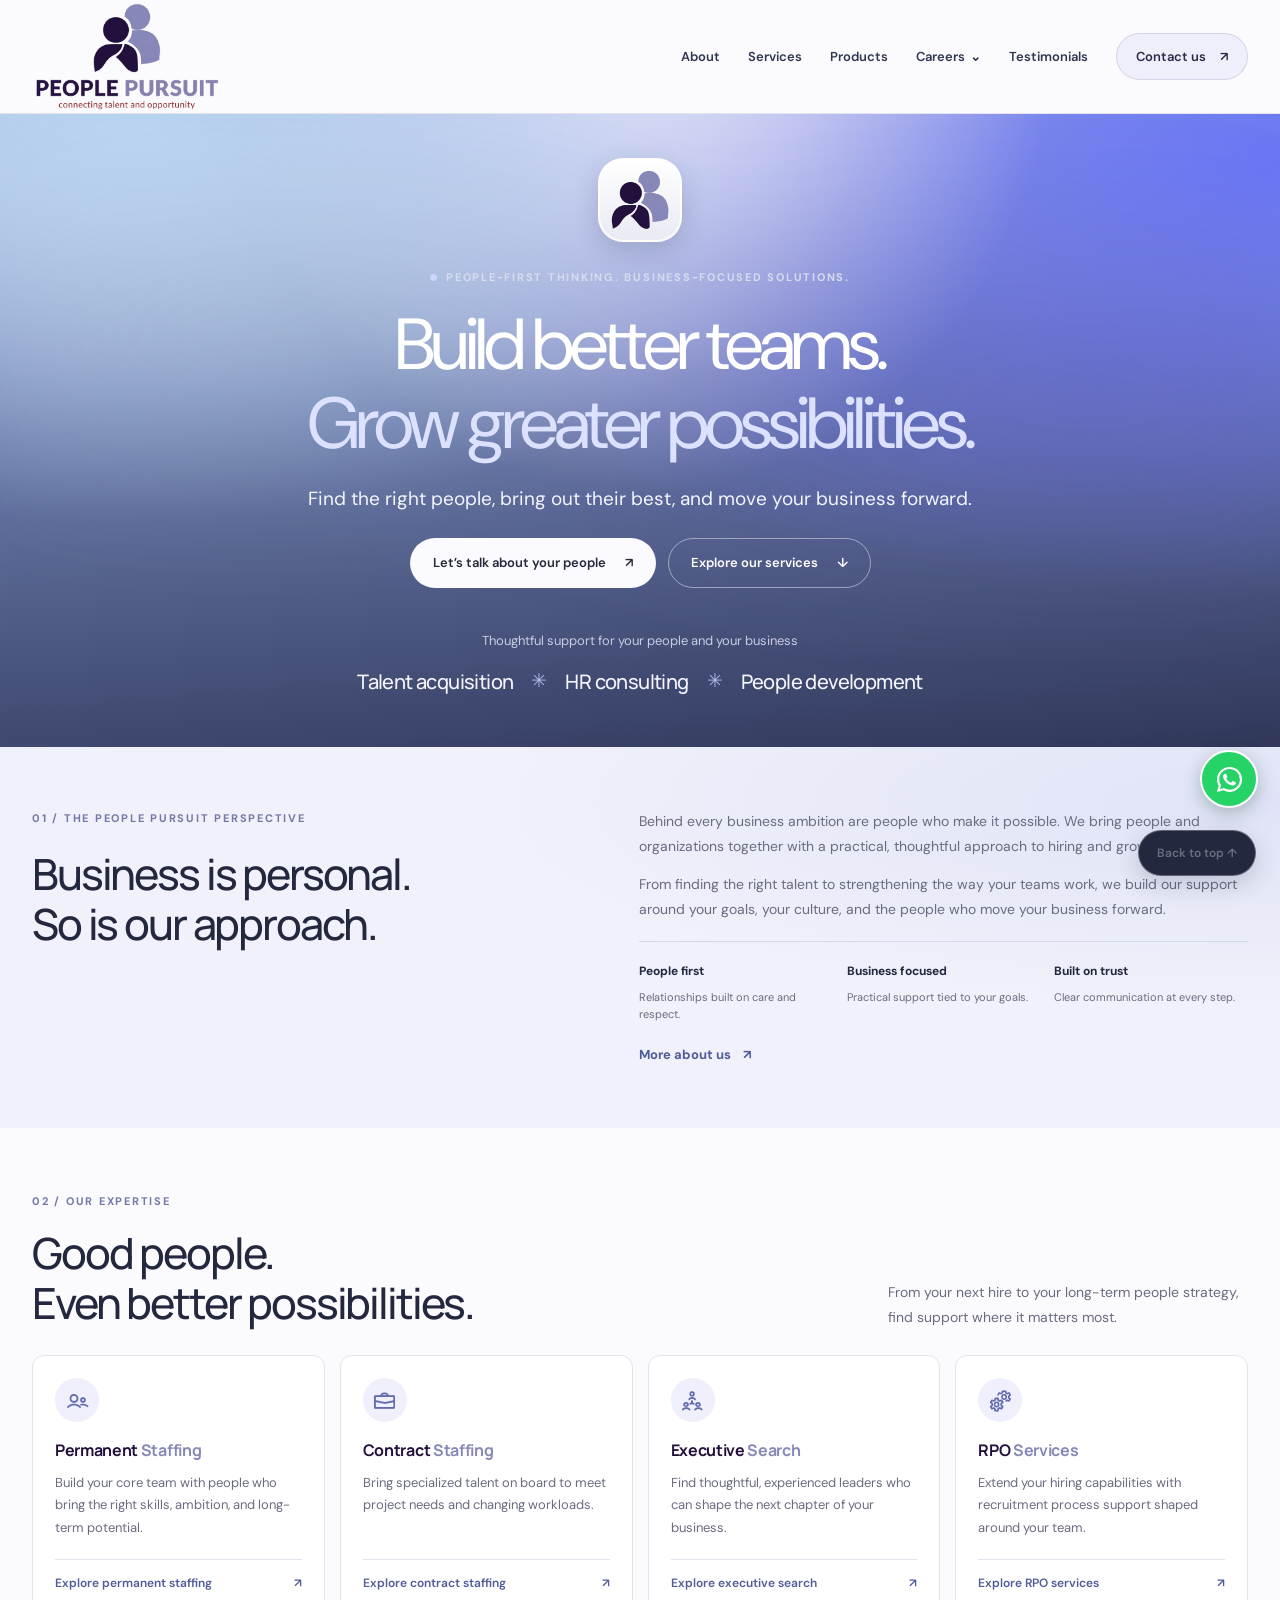
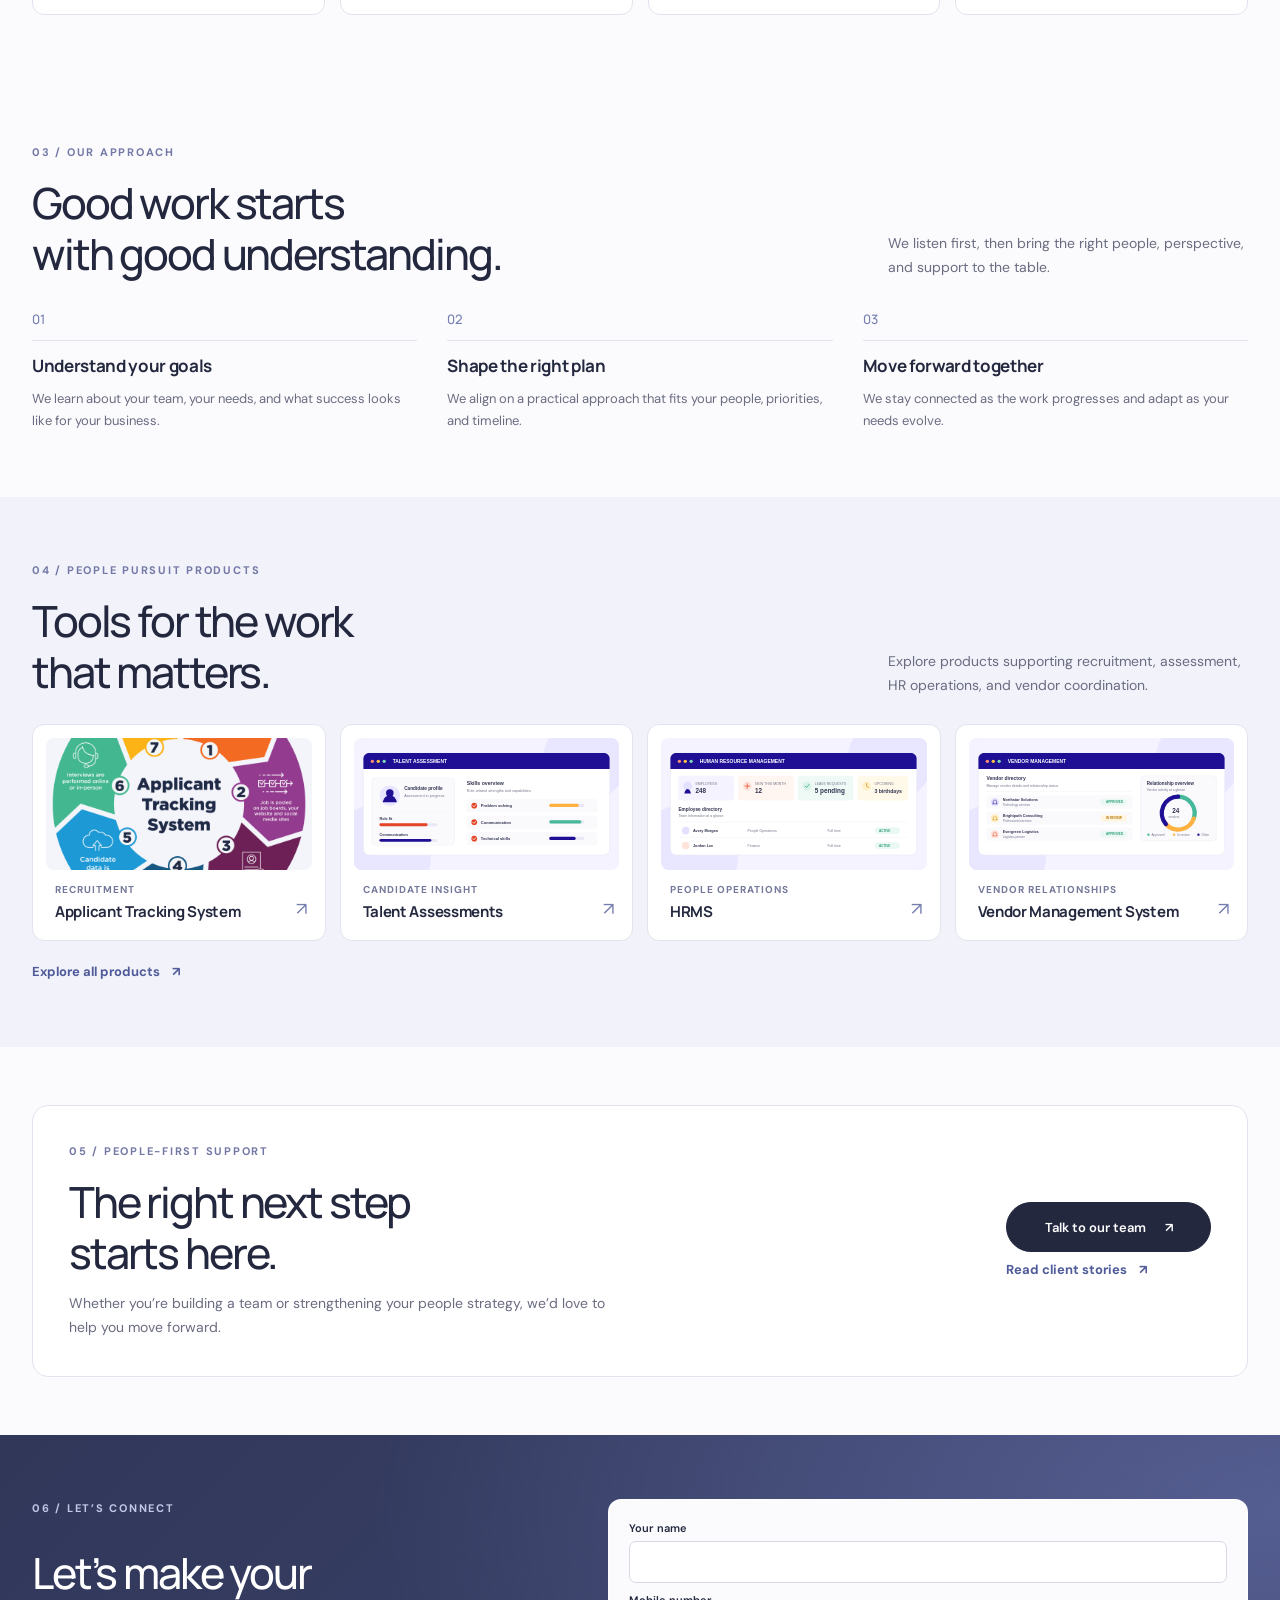
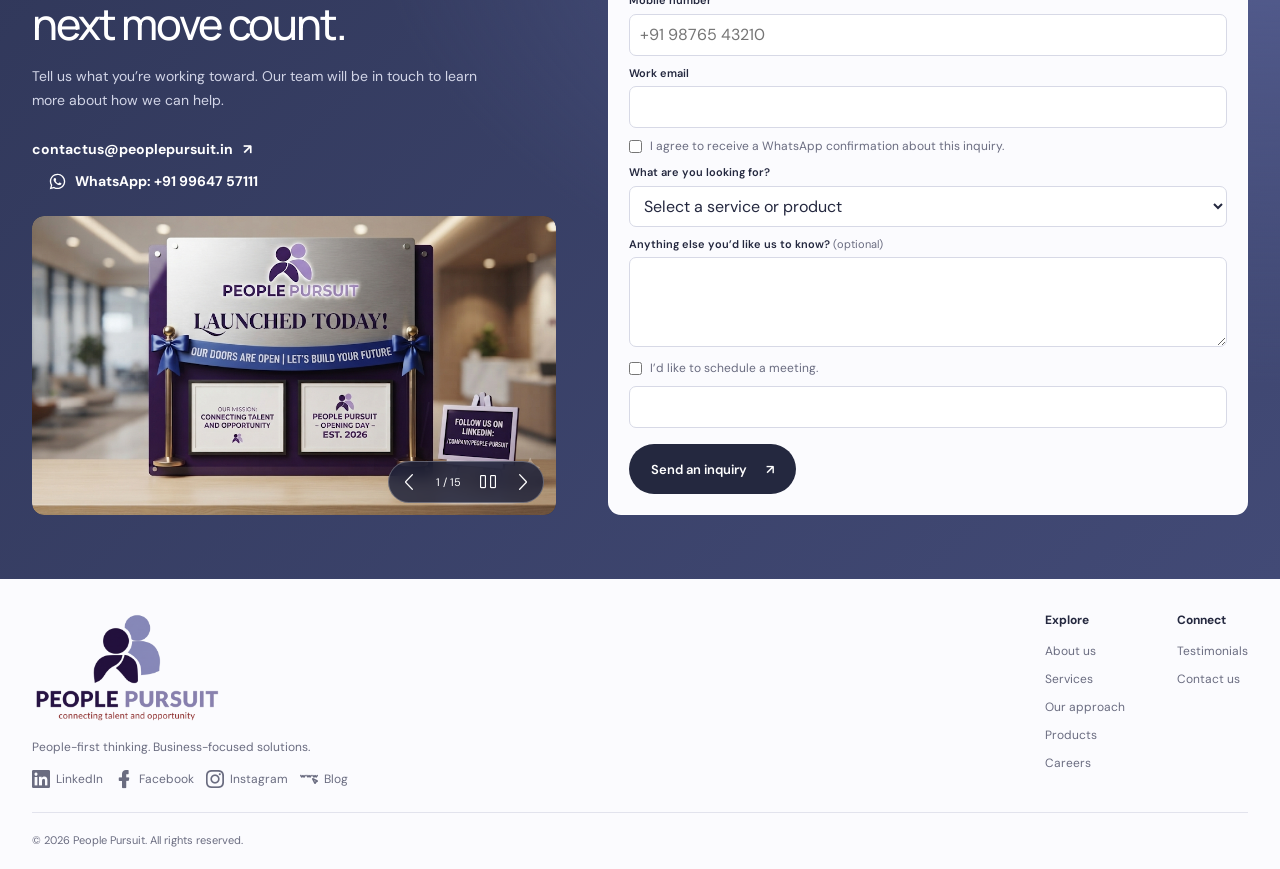
<file: service-details.html>
<!DOCTYPE html>
<html class="no-js" lang="en">
<head>
    <meta charset="utf-8" />
    <meta http-equiv="x-ua-compatible" content="ie=edge" />
    <title>Service Details | People Pursuit</title>
    <link rel="icon" href="assets/img/favicon.png" type="image/png" sizes="128x128" />
    <meta name="description" content="" />
    <meta name="viewport" content="width=device-width, initial-scale=1" />

    <link rel="stylesheet" href="assets/css/bootstrap-5.0.0-beta1.min.css" />
    <link rel="stylesheet" href="assets/css/LineIcons.2.0.css"/>
    <link rel="stylesheet" href="assets/css/animate.css"/>
    <link rel="stylesheet" href="assets/css/lindy-uikit.css"/>
    <link rel="stylesheet" href="assets/css/site-text-color.css"/>

    <style>
        /* Global Font & Ultra-Tight Reset */
        body { 
            padding-top: 0; 
            font-family: 'Candara', 'Calibri', 'Segoe UI', sans-serif;
            color: #444;
            line-height: 1.4; /* Tighter line height */
        }

        h1, h2, h3, h4, h5, h6 {
            font-family: 'Candara', 'Calibri', sans-serif;
            margin-top: 0;
            margin-bottom: 10px; /* Reduced bottom margin */
        }
        
        .header { 
            background: #fff; 
            box-shadow: 0 2px 20px rgba(0,0,0,0.05);
            position: relative;
            z-index: 999;
            padding: 5px 0; /* Ultra-thin header */
        }

        .navbar { padding: 0; }

        .service-header { 
            padding: 15px 0; /* Minimized header padding */
            background: #fdf2f0; 
            border-bottom: 1px solid rgba(0,0,0,0.03);
        }

        .accent-color { color: #E64525; }
        
        .btn-brand { 
            background-color: #E64525; 
            color: white; 
            border-radius: 8px; 
            border: none; 
            transition: 0.3s; 
            font-family: 'Candara', sans-serif;
            font-weight: bold;
        }
        
        .btn-brand:hover { 
            background-color: #1E0F94; 
            transform: translateY(-1px); 
        }

        /* Compact Feature List */
        .feature-list li { 
            margin-bottom: 8px; 
            font-size: 1rem; 
            display: flex; 
            align-items: flex-start; 
        }
        
        .feature-list i { 
            color: #E64525; 
            margin-right: 10px; 
            font-size: 1.1rem;
            margin-top: 2px;
        }

        /* Compact Inquiry Card */
        .inquiry-card {
            padding: 25px; /* Reduced internal padding */
            border-radius: 15px;
            box-shadow: 0 8px 25px rgba(0,0,0,0.05);
            background: #fff;
            border: 1px solid #f2f2f2;
            margin-top: 0; /* Removed top margin */
        }
        
        .nav-controls {
            display: flex;
            gap: 10px;
            margin-top: 2px;
            align-items: center;
        }

        .nav-btn {
            font-size: 12px;
            font-weight: 600;
            text-decoration: none;
            color: #777;
        }

        .nav-btn.home-btn { font-size: 16px; color: #1E0F94; }

        /* Reduced Main Section Spacing */
        .main-content-section {
            padding: 20px 0; /* Minimal vertical scrolling */
        }

        .scroll-top {
            width: 35px;
            height: 35px;
            background: #E64525;
            bottom: 20px;
            right: 20px;
        }

        .preloader { background: #fff; }
        
        /* Form Tightening */
        .form-control { margin-bottom: 8px !important; }
    </style>
    <link rel="stylesheet" href="assets/css/people-pursuit-theme.css" />
    <script src="assets/js/whatsapp-chat.js?v=2" defer></script>
</head>
<body class="service-details-page">

    <div class="preloader">
        <div class="loader"><div class="spinner"><div class="spinner-container"><div class="spinner-rotator"><div class="spinner-left"><div class="spinner-circle"></div></div><div class="spinner-right"><div class="spinner-circle"></div></div></div></div></div></div>
    </div>

    <header class="header header-6 navbar-area">
        <div class="container">
            <div class="row align-items-center">
                <div class="col-lg-12">
                    <nav class="navbar navbar-expand-lg" aria-label="Main navigation">
                        <div class="brand-container d-flex flex-column">
                            <a class="navbar-brand" href="index.html">
                                <img src="assets/img/logo/people-pursuit-new.png" alt="People Pursuit" />
                            </a>
                            <div class="nav-controls">
                                <a href="#" id="prevBtn" class="nav-btn"><i class="lni lni-chevron-left"></i> Prev</a>
                                <a href="index.html" class="nav-btn home-btn"><i class="lni lni-home"></i></a>
                                <a href="#" id="nextBtn" class="nav-btn">Next <i class="lni lni-chevron-right"></i></a>
                            </div>
                        </div>
                        <button class="navbar-toggler" type="button" data-bs-toggle="collapse" data-bs-target="#navbarSupportedContent6" aria-controls="navbarSupportedContent6" aria-expanded="false" aria-label="Toggle navigation">
                            <span class="toggler-icon"></span><span class="toggler-icon"></span><span class="toggler-icon"></span>
                        </button>
                        <div class="collapse navbar-collapse sub-menu-bar" id="navbarSupportedContent6">
                            <ul id="nav6" class="navbar-nav ms-auto">
                                <li class="nav-item"><a href="index.html#home">Home</a></li>
                                <li class="nav-item"><a href="index.html#about">About</a></li>
                                <li class="nav-item"><a href="index.html#feature">Services</a></li>
                                <li class="nav-item"><a href="products.html">Products</a></li>
                                <li class="nav-item dropdown">
                                    <a class="dropdown-toggle" href="#" id="serviceCareersDropdown" role="button" data-bs-toggle="dropdown" aria-expanded="false">Careers</a>
                                    <ul class="dropdown-menu" aria-labelledby="serviceCareersDropdown">
                                        <li><a class="dropdown-item" href="jobs.html">Find a job</a></li>
                                        <li><a class="dropdown-item" href="post-job.html">Post a job</a></li>
                                    </ul>
                                </li>
                                <li class="nav-item"><a href="testimonials.html">Testimonials</a></li>
                                <li class="nav-item"><a href="index.html#contact">Contact</a></li>
                            </ul>
                        </div>
                    </nav>
                </div>
            </div>
        </div>
    </header>

    <main>
    <section class="service-header">
        <div class="container">
            <div class="row align-items-center">
                <div class="col-md-1 d-none d-md-block text-center">
                    <i id="service-icon" class="lni accent-color" style="font-size: 45px;"></i>
                </div>
                <div class="col-md-11">
                    <h1 id="service-title" class="display-6 fw-bold text-dark mb-0">...</h1>
                    <p id="service-subtitle" class="service-subtitle mb-0" style="font-size: 1.1rem;"></p>
                </div>
            </div>
        </div>
    </section>

    <section class="main-content-section">
        <div class="container">
            <div class="row g-4">
                <div class="col-lg-7">
                    <h4 class="mb-2" style="color: #E64525;">Service Overview</h4>
                    <p id="service-description" class="text-secondary mb-3" style="text-align: justify;"></p>
                    <h5 class="mb-2" style="color: #1E0F94;">Key Highlights</h5>
                    <ul id="service-features" class="list-unstyled feature-list"></ul>
                </div>

                <div class="col-lg-5">
                    <div class="inquiry-card">
                        <h5 class="mb-1 text-dark">Inquire Now</h5>
                        <p class="small text-muted mb-3">Quick consultation request.</p>
                        <form id="service-inquiry-form">
                            <input type="text" class="form-control p-2 shadow-none border-light bg-light" name="name" maxlength="120" autocomplete="name" placeholder="Full Name" required>
                            <input type="email" class="form-control p-2 shadow-none border-light bg-light" name="email" maxlength="254" autocomplete="email" placeholder="Work Email" required>
                            <input type="tel" class="form-control p-2 shadow-none border-light bg-light" name="whatsapp_phone" maxlength="30" autocomplete="tel" placeholder="WhatsApp number (optional, include country code)">
                            <label class="whatsapp-consent" for="service-whatsapp-consent">
                                <input id="service-whatsapp-consent" name="whatsapp_consent" type="checkbox">
                                <span>I agree to receive a WhatsApp confirmation about this inquiry.</span>
                            </label>
                            <textarea class="form-control p-2 shadow-none border-light bg-light" name="requirements" rows="3" maxlength="3000" placeholder="Brief requirements..." required></textarea>
                            <input type="hidden" id="inquiry-service" name="service">
                            <div class="posting-honeypot" aria-hidden="true">
                                <input id="inquiry-website" name="website" tabindex="-1" autocomplete="off">
                            </div>
                            <p class="form-feedback" id="inquiry-feedback" role="status" aria-live="polite"></p>
                            <button type="submit" class="btn btn-brand w-100 py-2 mt-1" id="inquiry-submit">Submit Inquiry</button>
                        </form>
                    </div>
                </div>
            </div>
        </div>
    </section>
    </main>

    <footer class="footer footer-style-4 py-3 border-top mt-4">
        <div class="container text-center">
            <p class="mb-0 small">© 2026 People Pursuit. All Rights Reserved.</p>
        </div>
    </footer>

    <a href="#" class="scroll-top" id="scrollTop"><i class="lni lni-chevron-up"></i></a>

    <script src="assets/js/bootstrap-5.0.0-beta1.min.js"></script>
    <script src="assets/js/wow.min.js"></script>
    <script src="assets/js/service-inquiry.js"></script>
    <script>
        // ... (Keep existing script logic for serviceData, URL params, and UI handlers)
        const serviceData = {
            permanent: { title: "Permanent Staffing", subtitle: "Building the Core of Your Team", icon: "lni-users", brandColor: "#E64525", desc: "Finding the right permanent employee is an investment in your company's future. Our permanent hiring service is designed to find professionals who will not only excel in their roles but also enrich your company culture and drive long-term growth. We go beyond the CV to identify candidates with the right skills, ambition, and vision to become invaluable assets to your organization.", features: ["Deep Dive Consultation: Understanding your technical requirements, team dynamics, and company culture.", "Strategic Talent Mapping: Proactively identifying and engaging with top-tier passive and active candidates in the market.", "Rigorous Vetting Process: Conducting multi-level interviews, skill assessments, and thorough reference checks.", "Offer Management & Onboarding Support: Ensuring a smooth transition from candidate to employee, leading to higher retention."] },
            contract: { title: "Contract Staffing", subtitle: "Agility and Expertise, On Demand", icon: "lni-briefcase", brandColor: "#1E0F94", desc: "In a world of project-based work and fluctuating market demands, agility is key. Our contract hiring solutions provide you with the flexibility to scale your workforce up or down with highly skilled professionals for specific projects, seasonal peaks, or temporary gaps. Get access to specialized expertise precisely when you need it, without the long-term commitment.", features: ["Critical projects with fixed timelines", "Accessing niche or specialized skills not available in-house.", "Managing seasonal workloads or covering for employee leaves.", "Evaluating a candidate's fit before offering a permanent position (temp-to-perm)."] },
            executive: { title: "Executive Search", subtitle: "Finding Your Visionary Leadership", icon: "lni-target", brandColor: "#E64525", desc: "The right leadership is the single most critical factor for business success. Our Executive Search service is a discreet, confidential, and highly specialized practice dedicated to identifying and attracting C-suite executives, board members, and senior leaders who will shape the future of your organization. We act as trusted advisors, leveraging our high-level network and deep industry insight to find leaders with the vision, experience, and character to drive transformative change.", features: ["Strategic Needs Analysis: A deep partnership with your board and key stakeholders to define the ideal leadership profile.", "Confidential Market Mapping: Discreetly identifying and engaging with the most accomplished leaders in your industry.", "In-Depth Vetting: Rigorous assessment of leadership competencies, track record, and cultural alignment.", "Negotiation & Onboarding: Facilitating a seamless transition to ensure long-term success for both the leader and your organization."] },
            rpo: { title: "RPO Services", subtitle: "Your End-to-End Talent Engine", icon: "lni-cog", brandColor: "#1E0F94", desc: "Imagine having a world-class recruitment team embedded within your organization, without the overhead. With our Recruitment Process Outsourcing (RPO) solution, we become an extension of your HR function, managing the entire talent acquisition lifecycle. From sourcing and screening to onboarding, we handle everything, allowing you to focus on your core business. This partnership improves hiring quality, reduces costs, and provides scalable, predictable results.", features: ["A Dedicated Team: Experts who live and breathe your company culture and hiring goals.", "Process Optimization: Streamlining your hiring workflow for maximum efficiency.", "Scalability: Effortlessly scale your recruitment efforts up or down based on business demand.", "Advanced Analytics: Detailed reporting on key metrics like time-to-fill, cost-per-hire, and quality of hire."] }
        };

        const urlParams = new URLSearchParams(window.location.search);
        const serviceKey = urlParams.get('service');
        const keys = Object.keys(serviceData);
        const currentIndex = keys.indexOf(serviceKey);

        if (currentIndex !== -1) {
            const data = serviceData[serviceKey];
            document.title = `${data.title} | People Pursuit`;
            const titleElement = document.getElementById('service-title');
            const titleWords = data.title.split(' ');
            titleElement.replaceChildren();
            titleWords.forEach((word, index) => {
                if (index > 0) titleElement.appendChild(document.createTextNode(' '));
                const titleWord = document.createElement('span');
                titleWord.className = index % 2 === 0 ? 'brand-red' : 'brand-blue';
                titleWord.textContent = word;
                titleElement.appendChild(titleWord);
            });
            const subtitleElement = document.getElementById('service-subtitle');
            subtitleElement.innerText = data.subtitle;
            document.getElementById('service-description').innerText = data.desc;
            const iconEl = document.getElementById('service-icon');
            iconEl.className = `lni ${data.icon}`;
            iconEl.style.color = data.brandColor;
            const featureList = document.getElementById('service-features');
            featureList.innerHTML = ''; 
            data.features.forEach(f => {
                let li = document.createElement('li');
                li.innerHTML = `<i class="lni lni-checkmark-circle" style="color: ${data.brandColor};"></i><span>${f}</span>`;
                featureList.appendChild(li);
            });
            document.getElementById('nextBtn').href = `?service=${keys[(currentIndex + 1) % keys.length]}`;
            document.getElementById('prevBtn').href = `?service=${keys[(currentIndex - 1 + keys.length) % keys.length]}`;
        } else { window.location.href = 'index.html'; }

        const scrollTop = document.getElementById('scrollTop');
        window.onscroll = () => scrollTop.style.display = window.pageYOffset > 200 ? "flex" : "none";
        scrollTop.onclick = (e) => { e.preventDefault(); window.scrollTo({top: 0, behavior: 'smooth'}); };
        window.onload = () => { setTimeout(() => { let p = document.querySelector('.preloader'); if(p){p.style.opacity = '0'; setTimeout(() => p.style.display = 'none', 500);}}, 500); if(typeof WOW !== 'undefined') new WOW().init(); }
    </script>
</body>
</html>
</file>
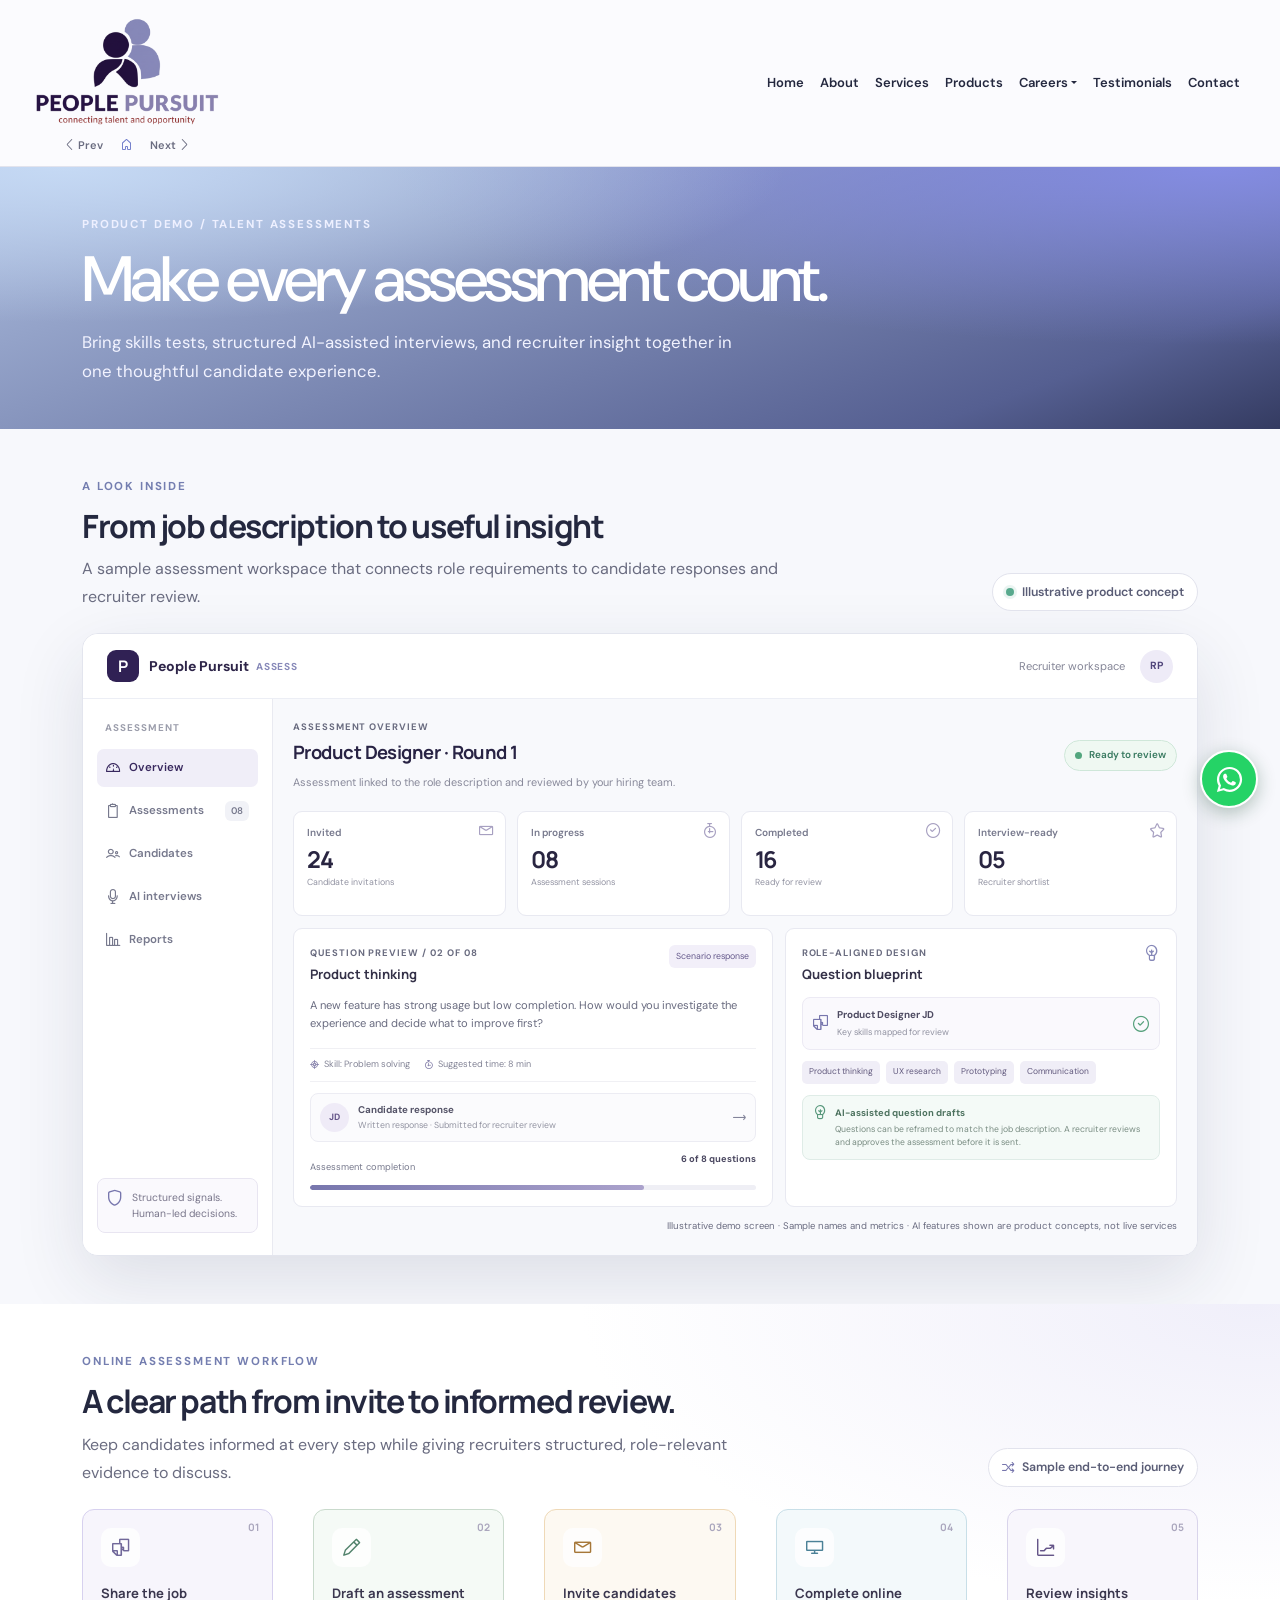
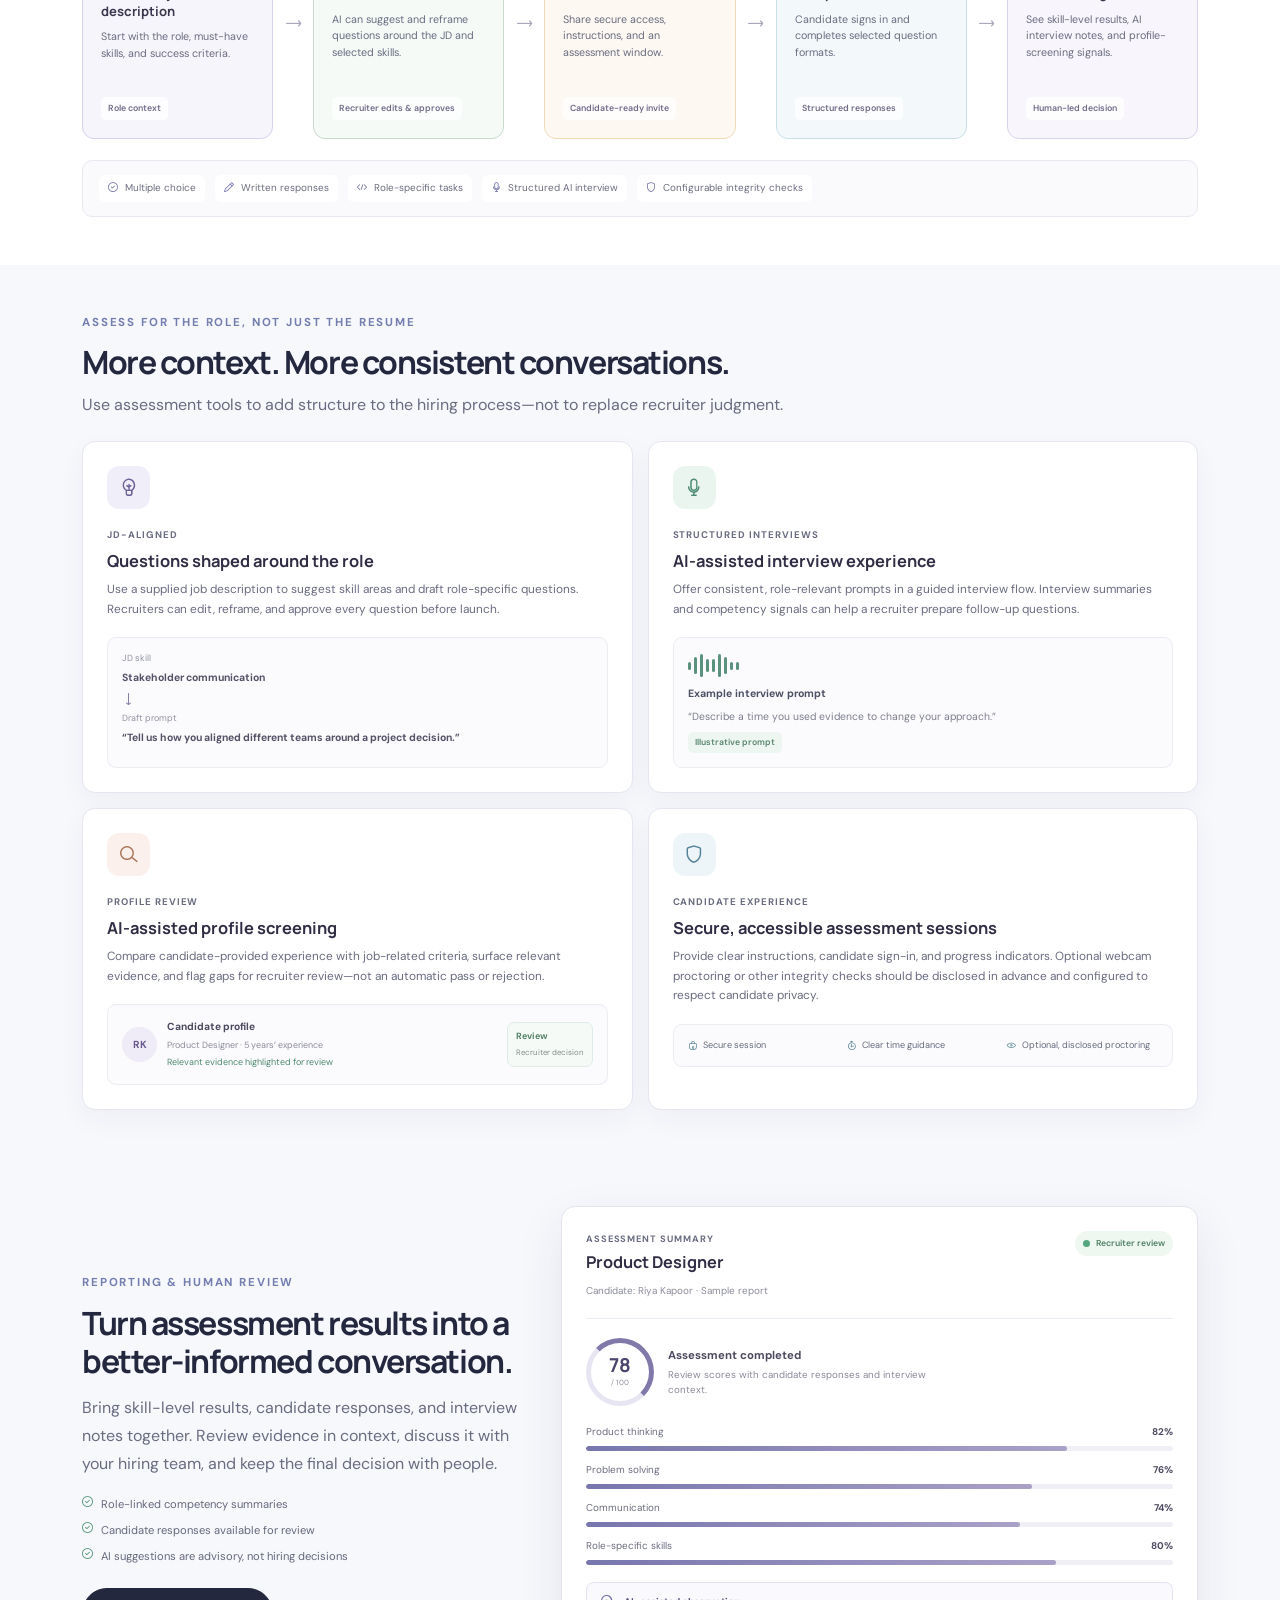
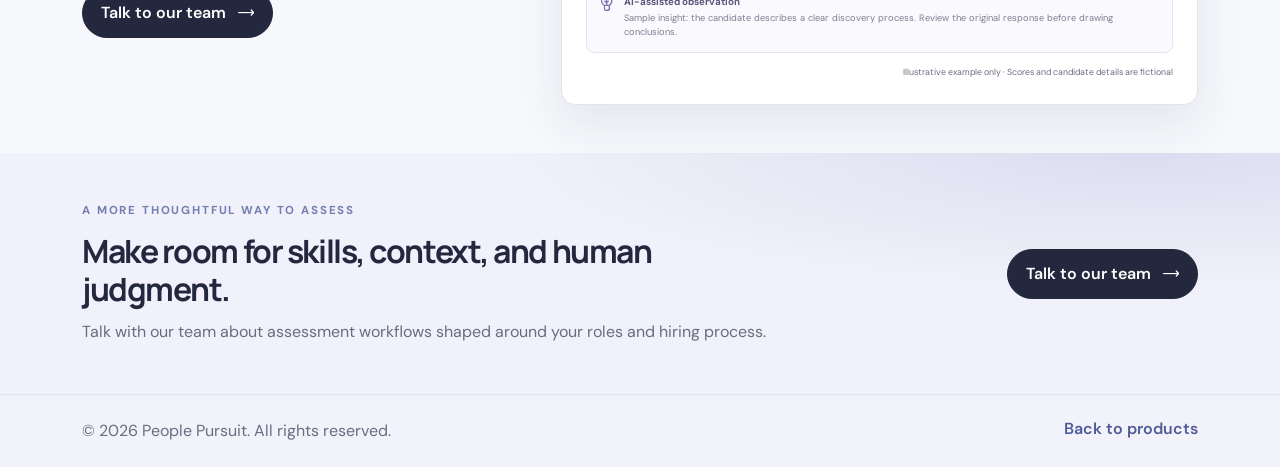
<file: talent-assessments.html>
<!DOCTYPE html>
<html lang="en">
<head>
  <meta charset="utf-8" />
  <meta name="viewport" content="width=device-width, initial-scale=1" />
  <meta name="description" content="Explore a visual demo of People Pursuit online talent assessments, AI-assisted interviews, and role-based screening." />
  <title>Talent Assessments Demo | People Pursuit</title>
  <link rel="icon" href="assets/img/favicon.png" type="image/png" sizes="128x128" />
  <link rel="stylesheet" href="assets/css/bootstrap-5.0.0-beta1.min.css" />
  <link rel="stylesheet" href="assets/css/LineIcons.2.0.css" />
  <link rel="stylesheet" href="assets/css/jobs.css" />
  <link rel="stylesheet" href="assets/css/people-pursuit-theme.css" />
  <script src="assets/js/whatsapp-chat.js?v=2" defer></script>
  <link rel="stylesheet" href="assets/css/talent-assessments.css" />
</head>
<body class="jobs-page">
  <header class="jobs-header">
    <div class="container">
      <nav class="navbar navbar-expand-lg" aria-label="Main navigation">
        <div class="product-page-brand">
          <a class="navbar-brand" href="index.html#home">
            <img src="assets/img/logo/people-pursuit-new.png" alt="People Pursuit home" />
          </a>
          <div class="product-page-controls" aria-label="Product page navigation">
            <a class="nav-btn" href="product-feature.html" aria-label="Previous product: Applicant Tracking System"><i class="lni lni-chevron-left" aria-hidden="true"></i> Prev</a>
            <a class="nav-btn home-btn" href="index.html#home" aria-label="Home"><i class="lni lni-home" aria-hidden="true"></i></a>
            <a class="nav-btn" href="hrms.html" aria-label="Next product: HRMS">Next <i class="lni lni-chevron-right" aria-hidden="true"></i></a>
          </div>
        </div>
        <button class="navbar-toggler" type="button" data-bs-toggle="collapse" data-bs-target="#assessmentNavigation" aria-controls="assessmentNavigation" aria-expanded="false" aria-label="Toggle navigation">
          <span class="toggler-icon"></span><span class="toggler-icon"></span><span class="toggler-icon"></span>
        </button>
        <div class="collapse navbar-collapse" id="assessmentNavigation">
          <ul class="navbar-nav ms-auto">
            <li class="nav-item"><a class="nav-link" href="index.html#home">Home</a></li>
            <li class="nav-item"><a class="nav-link" href="index.html#about">About</a></li>
            <li class="nav-item"><a class="nav-link" href="index.html#feature">Services</a></li>
            <li class="nav-item"><a class="nav-link" href="products.html">Products</a></li>
            <li class="nav-item dropdown">
              <a class="nav-link dropdown-toggle" href="#" id="assessmentCareersDropdown" role="button" data-bs-toggle="dropdown" aria-expanded="false">Careers</a>
              <ul class="dropdown-menu" aria-labelledby="assessmentCareersDropdown">
                <li><a class="dropdown-item" href="jobs.html">Find a job</a></li>
                <li><a class="dropdown-item" href="post-job.html">Post a job</a></li>
              </ul>
            </li>
            <li class="nav-item"><a class="nav-link" href="testimonials.html">Testimonials</a></li>
            <li class="nav-item"><a class="nav-link" href="index.html#contact">Contact</a></li>
          </ul>
        </div>
      </nav>
    </div>
  </header>

  <main>
    <section class="jobs-hero">
      <div class="container">
        <p class="jobs-eyebrow">PRODUCT DEMO / TALENT ASSESSMENTS</p>
        <h1>Make every assessment count.</h1>
        <p>Bring skills tests, structured AI-assisted interviews, and recruiter insight together in one thoughtful candidate experience.</p>
      </div>
    </section>

    <section class="assessment-demo-section" aria-labelledby="assessment-demo-heading">
      <div class="container">
        <div class="assessment-section-heading">
          <div>
            <p class="jobs-eyebrow">A LOOK INSIDE</p>
            <h2 id="assessment-demo-heading">From job description to useful insight</h2>
            <p>A sample assessment workspace that connects role requirements to candidate responses and recruiter review.</p>
          </div>
          <span class="assessment-demo-badge"><span aria-hidden="true"></span> Illustrative product concept</span>
        </div>

        <div class="assessment-app-window" aria-label="Illustrative online talent assessment dashboard">
          <div class="assessment-app-bar">
            <div class="assessment-brand"><span aria-hidden="true">P</span><strong>People Pursuit <small>ASSESS</small></strong></div>
            <div class="assessment-app-actions"><span class="assessment-workspace-name">Recruiter workspace</span><span class="assessment-user-avatar" aria-label="Recruiter profile">RP</span></div>
          </div>
          <div class="assessment-app-body">
            <aside class="assessment-sidebar" aria-label="Demo assessment navigation">
              <span class="assessment-sidebar-heading">ASSESSMENT</span>
              <a class="assessment-nav-link is-active" href="#assessment-demo-heading"><i class="lni lni-dashboard" aria-hidden="true"></i> Overview</a>
              <a class="assessment-nav-link" href="#assessment-workflow-heading"><i class="lni lni-clipboard" aria-hidden="true"></i> Assessments <span>08</span></a>
              <a class="assessment-nav-link" href="#ai-screening"><i class="lni lni-users" aria-hidden="true"></i> Candidates</a>
              <a class="assessment-nav-link" href="#ai-interview"><i class="lni lni-mic" aria-hidden="true"></i> AI interviews</a>
              <a class="assessment-nav-link" href="#assessment-report-heading"><i class="lni lni-bar-chart" aria-hidden="true"></i> Reports</a>
              <div class="assessment-sidebar-note"><i class="lni lni-shield" aria-hidden="true"></i><span>Structured signals. Human-led decisions.</span></div>
            </aside>

            <div class="assessment-workspace">
              <div class="assessment-workspace-title">
                <div>
                  <p>ASSESSMENT OVERVIEW</p>
                  <h3>Product Designer · Round 1</h3>
                  <span>Assessment linked to the role description and reviewed by your hiring team.</span>
                </div>
                <span class="assessment-status-pill"><i aria-hidden="true"></i> Ready to review</span>
              </div>

              <div class="assessment-kpis" aria-label="Sample assessment metrics">
                <article><span>Invited</span><strong>24</strong><small>Candidate invitations</small><i class="lni lni-envelope" aria-hidden="true"></i></article>
                <article><span>In progress</span><strong>08</strong><small>Assessment sessions</small><i class="lni lni-timer" aria-hidden="true"></i></article>
                <article><span>Completed</span><strong>16</strong><small>Ready for review</small><i class="lni lni-checkmark-circle" aria-hidden="true"></i></article>
                <article><span>Interview-ready</span><strong>05</strong><small>Recruiter shortlist</small><i class="lni lni-star" aria-hidden="true"></i></article>
              </div>

              <div class="assessment-workspace-grid">
                <section class="assessment-question-panel" aria-labelledby="assessment-question-heading">
                  <div class="assessment-panel-header">
                    <div><p>QUESTION PREVIEW / 02 OF 08</p><h4 id="assessment-question-heading">Product thinking</h4></div>
                    <span class="assessment-question-type">Scenario response</span>
                  </div>
                  <p class="assessment-question-prompt">A new feature has strong usage but low completion. How would you investigate the experience and decide what to improve first?</p>
                  <div class="assessment-question-meta">
                    <span><i class="lni lni-target" aria-hidden="true"></i> Skill: Problem solving</span>
                    <span><i class="lni lni-timer" aria-hidden="true"></i> Suggested time: 8 min</span>
                  </div>
                  <div class="assessment-preview-answer"><span class="assessment-answer-avatar">JD</span><span><strong>Candidate response</strong><small>Written response · Submitted for recruiter review</small></span><i class="lni lni-arrow-right" aria-hidden="true"></i></div>
                  <div class="assessment-progress"><span>Assessment completion</span><strong>6 of 8 questions</strong><div><i></i></div></div>
                </section>

                <section class="assessment-jd-panel" aria-labelledby="assessment-jd-heading">
                  <div class="assessment-panel-header">
                    <div><p>ROLE-ALIGNED DESIGN</p><h4 id="assessment-jd-heading">Question blueprint</h4></div>
                    <i class="lni lni-bulb" aria-hidden="true"></i>
                  </div>
                  <div class="assessment-jd-source"><i class="lni lni-files" aria-hidden="true"></i><span><strong>Product Designer JD</strong><small>Key skills mapped for review</small></span><i class="lni lni-checkmark-circle" aria-hidden="true"></i></div>
                  <div class="assessment-skill-tags"><span>Product thinking</span><span>UX research</span><span>Prototyping</span><span>Communication</span></div>
                  <div class="assessment-ai-note"><i class="lni lni-bulb" aria-hidden="true"></i><span><strong>AI-assisted question drafts</strong><small>Questions can be reframed to match the job description. A recruiter reviews and approves the assessment before it is sent.</small></span></div>
                </section>
              </div>
              <p class="assessment-disclaimer">Illustrative demo screen · Sample names and metrics · AI features shown are product concepts, not live services</p>
            </div>
          </div>
        </div>
      </div>
    </section>

    <section class="assessment-workflow-section" aria-labelledby="assessment-workflow-heading">
      <div class="container">
        <div class="assessment-section-heading">
          <div>
            <p class="jobs-eyebrow">ONLINE ASSESSMENT WORKFLOW</p>
            <h2 id="assessment-workflow-heading">A clear path from invite to informed review.</h2>
            <p>Keep candidates informed at every step while giving recruiters structured, role-relevant evidence to discuss.</p>
          </div>
          <span class="assessment-workflow-note"><i class="lni lni-shuffle" aria-hidden="true"></i> Sample end-to-end journey</span>
        </div>

        <div class="assessment-flow" aria-label="Online assessment process">
          <article class="assessment-flow-step flow-role">
            <span class="assessment-step-number">01</span><span class="assessment-step-icon"><i class="lni lni-files" aria-hidden="true"></i></span>
            <h3>Share the job description</h3><p>Start with the role, must-have skills, and success criteria.</p>
            <span class="assessment-flow-output">Role context</span>
          </article>
          <span class="assessment-flow-arrow" aria-hidden="true"><i class="lni lni-arrow-right"></i></span>
          <article class="assessment-flow-step flow-design">
            <span class="assessment-step-number">02</span><span class="assessment-step-icon"><i class="lni lni-pencil" aria-hidden="true"></i></span>
            <h3>Draft an assessment</h3><p>AI can suggest and reframe questions around the JD and selected skills.</p>
            <span class="assessment-flow-output">Recruiter edits &amp; approves</span>
          </article>
          <span class="assessment-flow-arrow" aria-hidden="true"><i class="lni lni-arrow-right"></i></span>
          <article class="assessment-flow-step flow-invite">
            <span class="assessment-step-number">03</span><span class="assessment-step-icon"><i class="lni lni-envelope" aria-hidden="true"></i></span>
            <h3>Invite candidates</h3><p>Share secure access, instructions, and an assessment window.</p>
            <span class="assessment-flow-output">Candidate-ready invite</span>
          </article>
          <span class="assessment-flow-arrow" aria-hidden="true"><i class="lni lni-arrow-right"></i></span>
          <article class="assessment-flow-step flow-complete">
            <span class="assessment-step-number">04</span><span class="assessment-step-icon"><i class="lni lni-display" aria-hidden="true"></i></span>
            <h3>Complete online</h3><p>Candidate signs in and completes selected question formats.</p>
            <span class="assessment-flow-output">Structured responses</span>
          </article>
          <span class="assessment-flow-arrow" aria-hidden="true"><i class="lni lni-arrow-right"></i></span>
          <article class="assessment-flow-step flow-insight">
            <span class="assessment-step-number">05</span><span class="assessment-step-icon"><i class="lni lni-stats-up" aria-hidden="true"></i></span>
            <h3>Review insights</h3><p>See skill-level results, AI interview notes, and profile-screening signals.</p>
            <span class="assessment-flow-output">Human-led decision</span>
          </article>
        </div>

        <div class="assessment-format-row" aria-label="Example assessment and integrity options">
          <span><i class="lni lni-checkmark-circle" aria-hidden="true"></i> Multiple choice</span>
          <span><i class="lni lni-pencil" aria-hidden="true"></i> Written responses</span>
          <span><i class="lni lni-code" aria-hidden="true"></i> Role-specific tasks</span>
          <span><i class="lni lni-mic" aria-hidden="true"></i> Structured AI interview</span>
          <span><i class="lni lni-shield" aria-hidden="true"></i> Configurable integrity checks</span>
        </div>
      </div>
    </section>

    <section class="assessment-capabilities-section" aria-labelledby="assessment-capabilities-heading">
      <div class="container">
        <div class="assessment-section-heading">
          <div>
            <p class="jobs-eyebrow">ASSESS FOR THE ROLE, NOT JUST THE RESUME</p>
            <h2 id="assessment-capabilities-heading">More context. More consistent conversations.</h2>
            <p>Use assessment tools to add structure to the hiring process—not to replace recruiter judgment.</p>
          </div>
        </div>
        <div class="assessment-feature-grid">
          <article class="assessment-feature-card" id="jd-question-design">
            <span class="assessment-feature-icon feature-violet"><i class="lni lni-bulb" aria-hidden="true"></i></span>
            <p class="assessment-feature-kicker">JD-ALIGNED</p>
            <h3>Questions shaped around the role</h3>
            <p>Use a supplied job description to suggest skill areas and draft role-specific questions. Recruiters can edit, reframe, and approve every question before launch.</p>
            <div class="assessment-feature-example"><span>JD skill</span><strong>Stakeholder communication</strong><i class="lni lni-arrow-down" aria-hidden="true"></i><span>Draft prompt</span><strong>“Tell us how you aligned different teams around a project decision.”</strong></div>
          </article>
          <article class="assessment-feature-card" id="ai-interview">
            <span class="assessment-feature-icon feature-mint"><i class="lni lni-mic" aria-hidden="true"></i></span>
            <p class="assessment-feature-kicker">STRUCTURED INTERVIEWS</p>
            <h3>AI-assisted interview experience</h3>
            <p>Offer consistent, role-relevant prompts in a guided interview flow. Interview summaries and competency signals can help a recruiter prepare follow-up questions.</p>
            <div class="assessment-interview-example"><span class="interview-wave" aria-hidden="true"><i></i><i></i><i></i><i></i><i></i><i></i><i></i><i></i><i></i></span><strong>Example interview prompt</strong><small>“Describe a time you used evidence to change your approach.”</small><span class="assessment-example-tag">Illustrative prompt</span></div>
          </article>
          <article class="assessment-feature-card" id="ai-screening">
            <span class="assessment-feature-icon feature-peach"><i class="lni lni-search-alt" aria-hidden="true"></i></span>
            <p class="assessment-feature-kicker">PROFILE REVIEW</p>
            <h3>AI-assisted profile screening</h3>
            <p>Compare candidate-provided experience with job-related criteria, surface relevant evidence, and flag gaps for recruiter review—not an automatic pass or rejection.</p>
            <div class="assessment-profile-example"><span class="profile-avatar">RK</span><span class="profile-summary"><strong>Candidate profile</strong><small>Product Designer · 5 years’ experience</small><span class="profile-skill-match">Relevant evidence highlighted for review</span></span><span class="profile-score"><strong>Review</strong><small>Recruiter decision</small></span></div>
          </article>
          <article class="assessment-feature-card" id="assessment-integrity">
            <span class="assessment-feature-icon feature-blue"><i class="lni lni-shield" aria-hidden="true"></i></span>
            <p class="assessment-feature-kicker">CANDIDATE EXPERIENCE</p>
            <h3>Secure, accessible assessment sessions</h3>
            <p>Provide clear instructions, candidate sign-in, and progress indicators. Optional webcam proctoring or other integrity checks should be disclosed in advance and configured to respect candidate privacy.</p>
            <div class="assessment-security-example"><span><i class="lni lni-lock" aria-hidden="true"></i> Secure session</span><span><i class="lni lni-timer" aria-hidden="true"></i> Clear time guidance</span><span><i class="lni lni-eye" aria-hidden="true"></i> Optional, disclosed proctoring</span></div>
          </article>
        </div>
      </div>
    </section>

    <section class="assessment-report-section" aria-labelledby="assessment-report-heading">
      <div class="container assessment-report-layout">
        <div class="assessment-report-copy">
          <p class="jobs-eyebrow">REPORTING &amp; HUMAN REVIEW</p>
          <h2 id="assessment-report-heading">Turn assessment results into a better-informed conversation.</h2>
          <p>Bring skill-level results, candidate responses, and interview notes together. Review evidence in context, discuss it with your hiring team, and keep the final decision with people.</p>
          <div class="assessment-report-points">
            <span><i class="lni lni-checkmark-circle" aria-hidden="true"></i> Role-linked competency summaries</span>
            <span><i class="lni lni-checkmark-circle" aria-hidden="true"></i> Candidate responses available for review</span>
            <span><i class="lni lni-checkmark-circle" aria-hidden="true"></i> AI suggestions are advisory, not hiring decisions</span>
          </div>
          <a class="job-apply-button assessment-contact-link" href="index.html#contact">Talk to our team <i class="lni lni-arrow-right" aria-hidden="true"></i></a>
        </div>
        <div class="assessment-report-mock" aria-label="Illustrative assessment report">
          <div class="assessment-report-top"><div><p>ASSESSMENT SUMMARY</p><h3>Product Designer</h3><span>Candidate: Riya Kapoor · Sample report</span></div><span class="report-review-badge"><i aria-hidden="true"></i> Recruiter review</span></div>
          <div class="report-overall"><span class="report-score-ring"><strong>78</strong><small>/ 100</small></span><span><strong>Assessment completed</strong><small>Review scores with candidate responses and interview context.</small></span></div>
          <div class="report-competencies">
            <div><span>Product thinking</span><strong>82%</strong><i><b style="--score:82%"></b></i></div>
            <div><span>Problem solving</span><strong>76%</strong><i><b style="--score:76%"></b></i></div>
            <div><span>Communication</span><strong>74%</strong><i><b style="--score:74%"></b></i></div>
            <div><span>Role-specific skills</span><strong>80%</strong><i><b style="--score:80%"></b></i></div>
          </div>
          <div class="report-ai-insight"><i class="lni lni-bulb" aria-hidden="true"></i><span><strong>AI-assisted observation</strong><small>Sample insight: the candidate describes a clear discovery process. Review the original response before drawing conclusions.</small></span></div>
          <p class="report-disclaimer">Illustrative example only · Scores and candidate details are fictional</p>
        </div>
      </div>
    </section>

    <section class="assessment-cta-section">
      <div class="container">
        <div><p class="jobs-eyebrow">A MORE THOUGHTFUL WAY TO ASSESS</p><h2>Make room for skills, context, and human judgment.</h2><p>Talk with our team about assessment workflows shaped around your roles and hiring process.</p></div>
        <a class="job-apply-button" href="index.html#contact">Talk to our team <i class="lni lni-arrow-right" aria-hidden="true"></i></a>
      </div>
    </section>
  </main>

  <footer class="jobs-footer">
    <div class="container">
      <p>© 2026 People Pursuit. All rights reserved.</p>
      <a href="products.html">Back to products</a>
    </div>
  </footer>
  <script src="assets/js/bootstrap-5.0.0-beta1.min.js"></script>
</body>
</html>
</file>
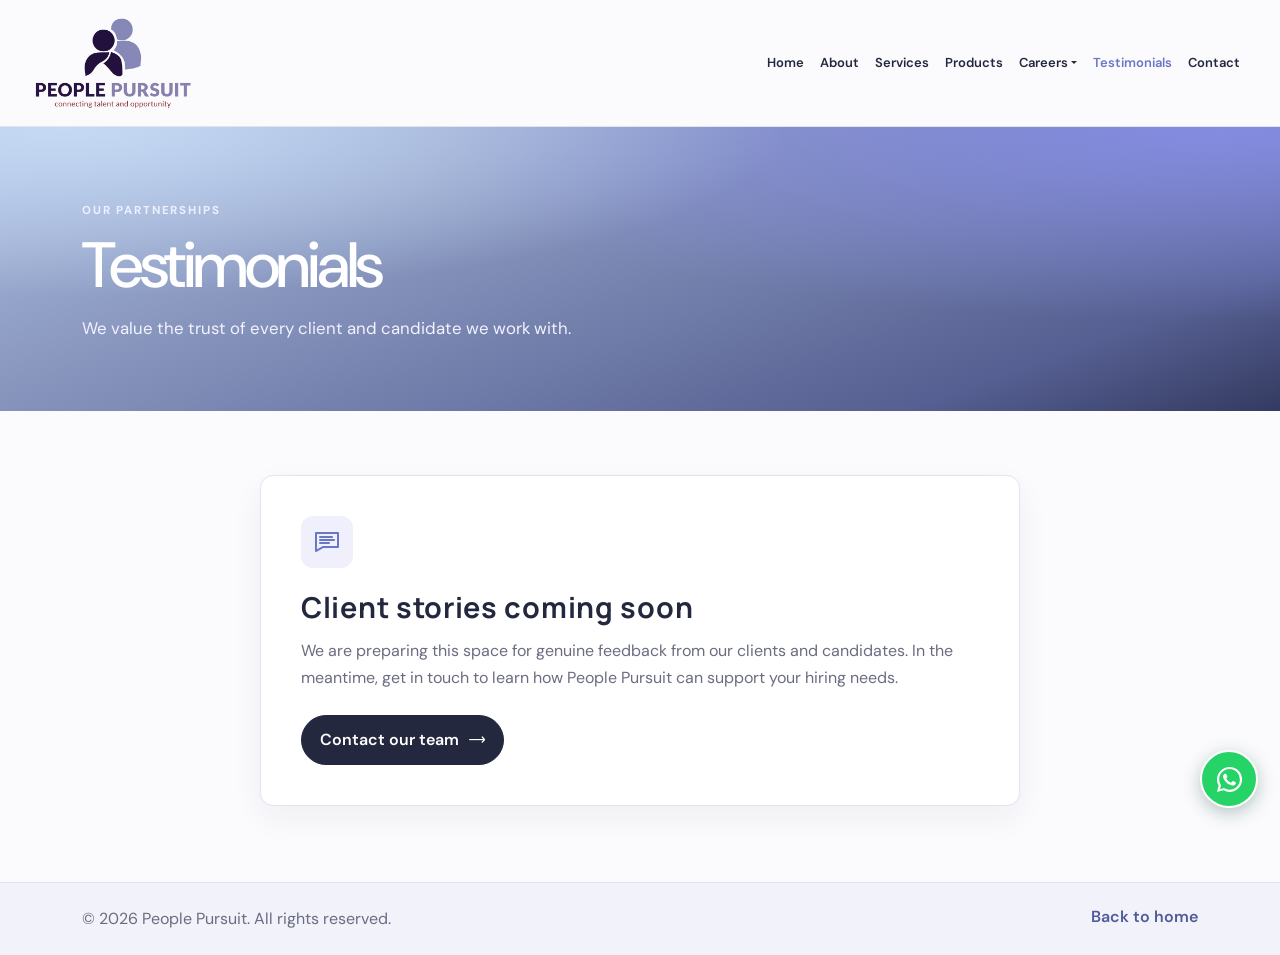
<file: testimonials.html>
<!DOCTYPE html>
<html lang="en">
<head>
  <meta charset="utf-8" />
  <meta name="viewport" content="width=device-width, initial-scale=1" />
  <meta name="description" content="Learn more about working with People Pursuit." />
  <title>Testimonials | People Pursuit</title>
  <link rel="icon" href="assets/img/favicon.png" type="image/png" sizes="128x128" />
  <link rel="stylesheet" href="assets/css/bootstrap-5.0.0-beta1.min.css" />
  <link rel="stylesheet" href="assets/css/LineIcons.2.0.css" />
  <link rel="stylesheet" href="assets/css/lindy-uikit.css" />
  <link rel="stylesheet" href="assets/css/jobs.css" />
  <link rel="stylesheet" href="assets/css/site-text-color.css" />
  <link rel="stylesheet" href="assets/css/people-pursuit-theme.css" />
  <script src="assets/js/whatsapp-chat.js?v=2" defer></script>
</head>
<body class="jobs-page">
  <header class="jobs-header">
    <div class="container">
      <nav class="navbar navbar-expand-lg" aria-label="Main navigation">
        <a class="navbar-brand" href="index.html">
          <img src="assets/img/logo/people-pursuit-new.png" alt="People Pursuit home" />
        </a>
        <button class="navbar-toggler" type="button" data-bs-toggle="collapse" data-bs-target="#testimonialsNavigation" aria-controls="testimonialsNavigation" aria-expanded="false" aria-label="Toggle navigation">
          <span class="toggler-icon"></span><span class="toggler-icon"></span><span class="toggler-icon"></span>
        </button>
        <div class="collapse navbar-collapse" id="testimonialsNavigation">
          <ul class="navbar-nav ms-auto">
            <li class="nav-item"><a class="nav-link" href="index.html#home">Home</a></li>
            <li class="nav-item"><a class="nav-link" href="index.html#about">About</a></li>
            <li class="nav-item"><a class="nav-link" href="index.html#feature">Services</a></li>
            <li class="nav-item"><a class="nav-link" href="products.html">Products</a></li>
            <li class="nav-item dropdown">
              <a class="nav-link dropdown-toggle" href="#" id="testimonialsCareersDropdown" role="button" data-bs-toggle="dropdown" aria-expanded="false">Careers</a>
              <ul class="dropdown-menu" aria-labelledby="testimonialsCareersDropdown">
                <li><a class="dropdown-item" href="jobs.html">Find a job</a></li>
                <li><a class="dropdown-item" href="post-job.html">Post a job</a></li>
              </ul>
            </li>
            <li class="nav-item"><a class="nav-link active" href="testimonials.html" aria-current="page">Testimonials</a></li>
            <li class="nav-item"><a class="nav-link" href="index.html#contact">Contact</a></li>
          </ul>
        </div>
      </nav>
    </div>
  </header>

  <main>
    <section class="jobs-hero">
      <div class="container">
        <p class="jobs-eyebrow">OUR PARTNERSHIPS</p>
        <h1>Testimonials</h1>
        <p>We value the trust of every client and candidate we work with.</p>
      </div>
    </section>
    <section class="jobs-listing-section">
      <div class="container">
        <div class="testimonial-notice">
          <span class="job-icon"><i class="lni lni-comments-alt" aria-hidden="true"></i></span>
          <h2>Client stories coming soon</h2>
          <p>We are preparing this space for genuine feedback from our clients and candidates. In the meantime, get in touch to learn how People Pursuit can support your hiring needs.</p>
          <a class="job-apply-button" href="index.html#contact">Contact our team <i class="lni lni-arrow-right" aria-hidden="true"></i></a>
        </div>
      </div>
    </section>
  </main>

  <footer class="jobs-footer">
    <div class="container">
      <p>© 2026 People Pursuit. All rights reserved.</p>
      <a href="index.html#home">Back to home</a>
    </div>
  </footer>
  <script src="assets/js/bootstrap-5.0.0-beta1.min.js"></script>
</body>
</html>
</file>
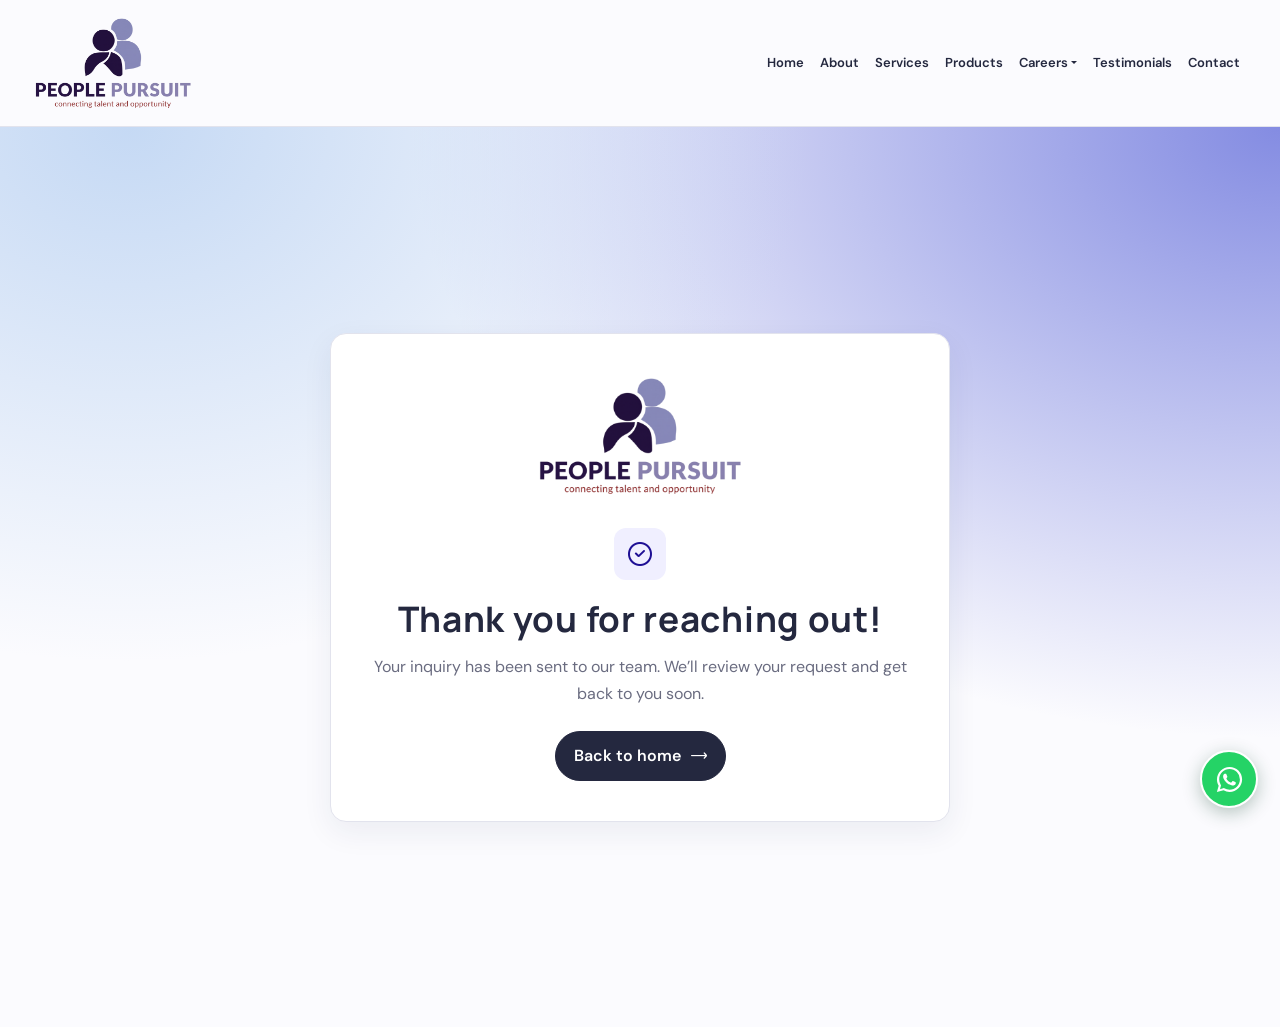
<file: thank-you.html>
<!DOCTYPE html>
<html lang="en">
<head>
  <meta charset="utf-8" />
  <meta name="viewport" content="width=device-width, initial-scale=1" />
  <meta name="description" content="Thank you for contacting People Pursuit." />
  <title>Thank You | People Pursuit</title>
  <link rel="icon" href="assets/img/favicon.png" type="image/png" sizes="128x128" />
  <link rel="stylesheet" href="assets/css/bootstrap-5.0.0-beta1.min.css" />
  <link rel="stylesheet" href="assets/css/LineIcons.2.0.css" />
  <link rel="stylesheet" href="assets/css/lindy-uikit.css" />
  <link rel="stylesheet" href="assets/css/jobs.css" />
  <link rel="stylesheet" href="assets/css/site-text-color.css" />
  <link rel="stylesheet" href="assets/css/people-pursuit-theme.css" />
  <script src="assets/js/whatsapp-chat.js?v=2" defer></script>
</head>
<body class="jobs-page">
  <header class="jobs-header">
    <div class="container">
      <nav class="navbar navbar-expand-lg" aria-label="Main navigation">
        <a class="navbar-brand" href="index.html#home">
          <img src="assets/img/logo/people-pursuit-new.png" alt="People Pursuit home" />
        </a>
        <button class="navbar-toggler" type="button" data-bs-toggle="collapse" data-bs-target="#thankYouNavigation" aria-controls="thankYouNavigation" aria-expanded="false" aria-label="Toggle navigation">
          <span class="toggler-icon"></span><span class="toggler-icon"></span><span class="toggler-icon"></span>
        </button>
        <div class="collapse navbar-collapse" id="thankYouNavigation">
          <ul class="navbar-nav ms-auto">
            <li class="nav-item"><a class="nav-link" href="index.html#home">Home</a></li>
            <li class="nav-item"><a class="nav-link" href="index.html#about">About</a></li>
            <li class="nav-item"><a class="nav-link" href="index.html#feature">Services</a></li>
            <li class="nav-item"><a class="nav-link" href="products.html">Products</a></li>
            <li class="nav-item dropdown">
              <a class="nav-link dropdown-toggle" href="#" id="thankYouCareersDropdown" role="button" data-bs-toggle="dropdown" aria-expanded="false">Careers</a>
              <ul class="dropdown-menu" aria-labelledby="thankYouCareersDropdown">
                <li><a class="dropdown-item" href="jobs.html">Find a job</a></li>
                <li><a class="dropdown-item" href="post-job.html">Post a job</a></li>
              </ul>
            </li>
            <li class="nav-item"><a class="nav-link" href="testimonials.html">Testimonials</a></li>
            <li class="nav-item"><a class="nav-link" href="index.html#contact">Contact</a></li>
          </ul>
        </div>
      </nav>
    </div>
  </header>
  <main class="thank-you-page">
    <section class="thank-you-card" aria-labelledby="thank-you-title">
      <a class="thank-you-logo" href="index.html#home" aria-label="People Pursuit home">
        <img src="assets/img/logo/people-pursuit-new.png" alt="People Pursuit" />
      </a>
      <span class="job-icon"><i class="lni lni-checkmark-circle" aria-hidden="true"></i></span>
      <h1 id="thank-you-title">Thank you for reaching out!</h1>
      <p id="thank-you-response">Your inquiry has been sent to our team. We’ll review your request and get back to you soon.</p>
      <p id="whatsapp-notice" hidden>We received your inquiry, but couldn’t send the WhatsApp confirmation. Our team will still follow up using your contact details.</p>
      <a class="job-apply-button" href="index.html#home">Back to home <i class="lni lni-arrow-right" aria-hidden="true"></i></a>
    </section>
  </main>
  <script>
    var query = new URLSearchParams(window.location.search);
    if (query.get("whatsapp") === "not-sent") {
      document.getElementById("whatsapp-notice").hidden = false;
    }
    if (query.get("meeting") === "requested") {
      document.getElementById("thank-you-response").textContent =
        "Your inquiry and meeting request have been sent. Our team will contact you to confirm a suitable time.";
    }
  </script>
  <script src="assets/js/bootstrap-5.0.0-beta1.min.js"></script>
</body>
</html>
</file>
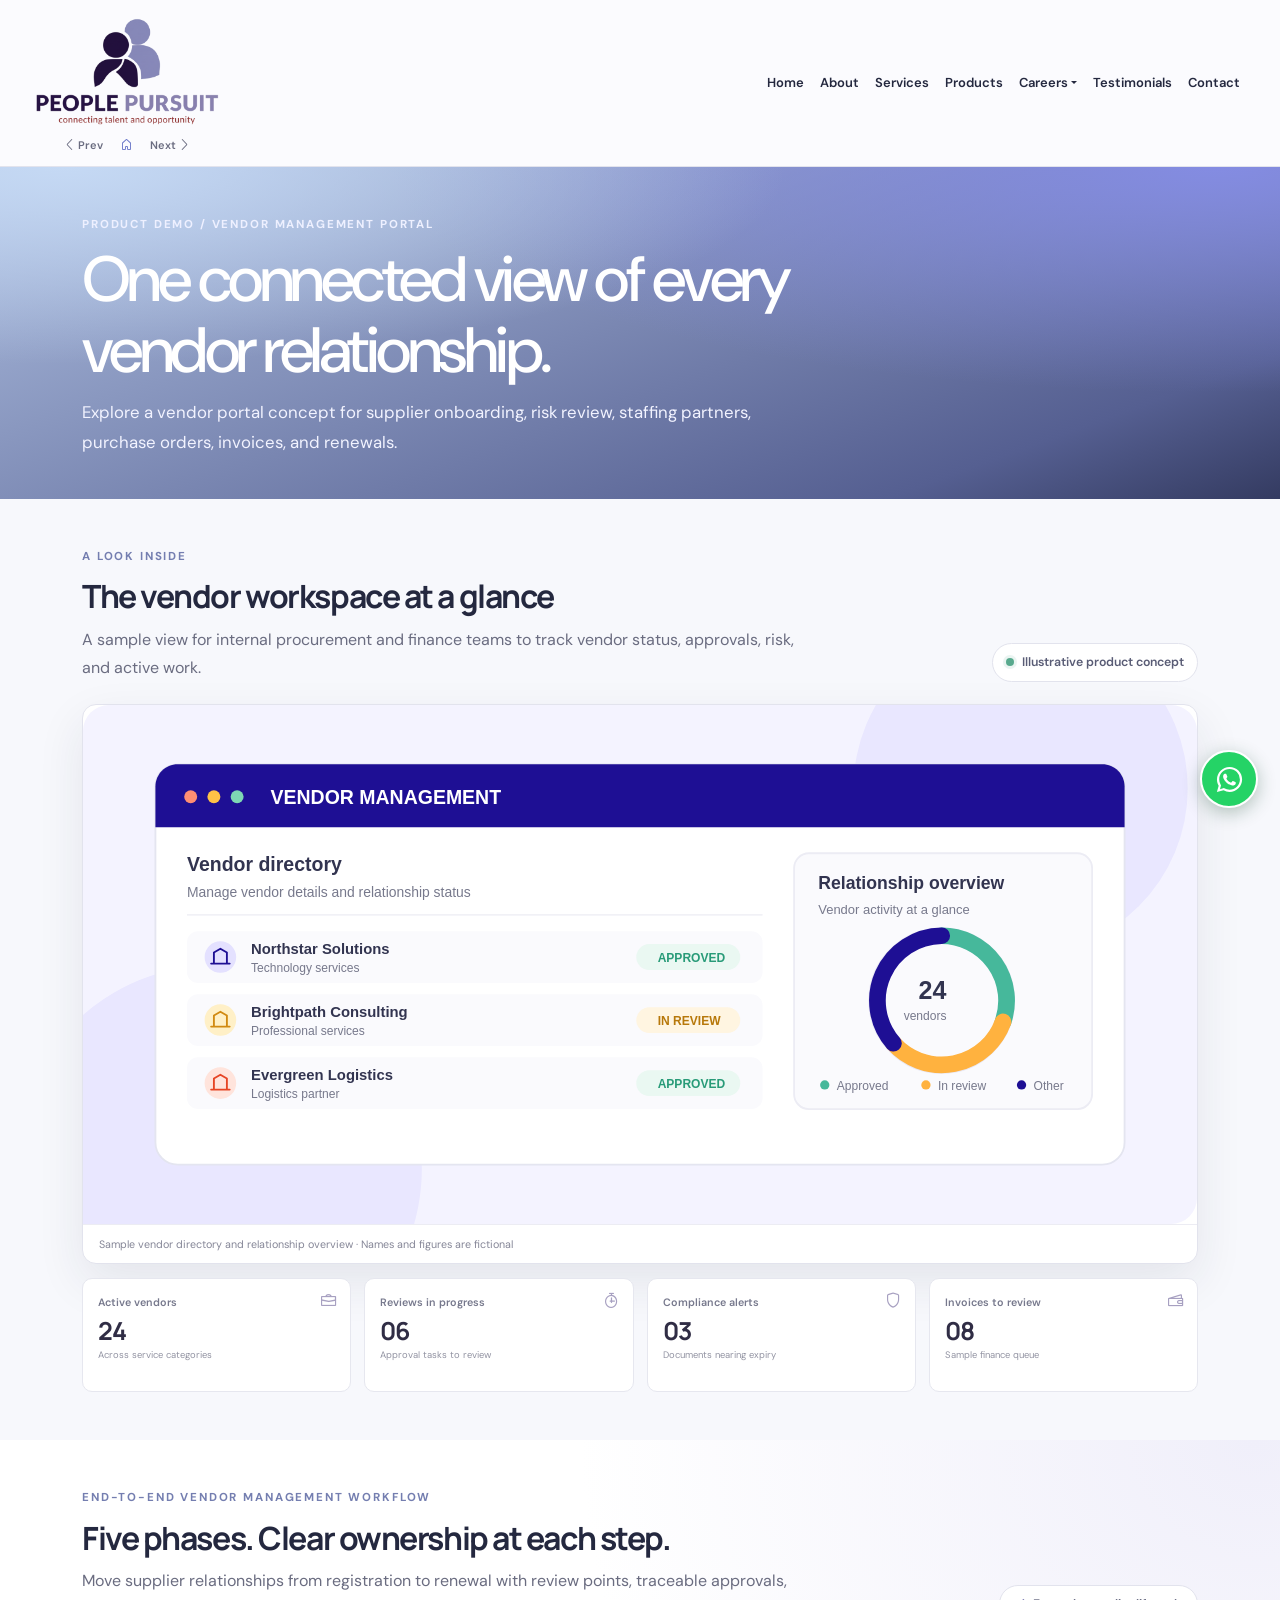
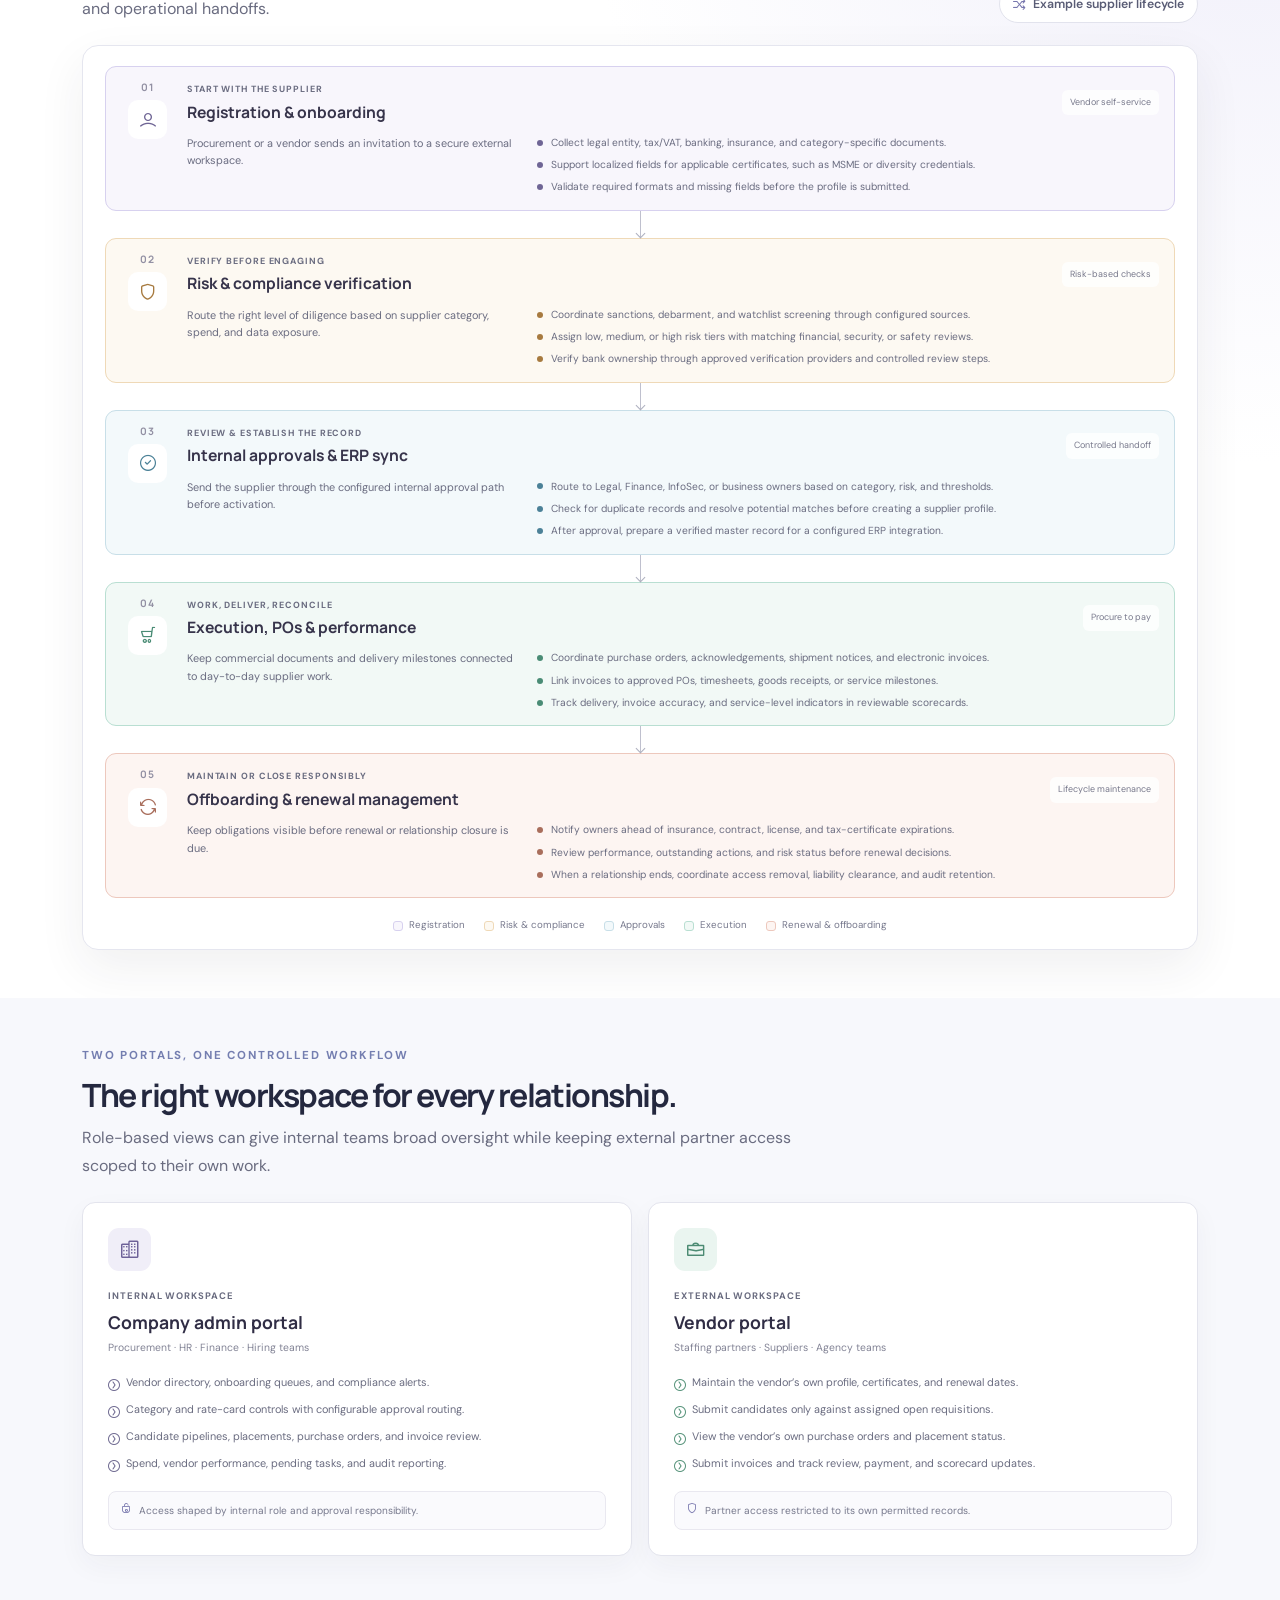
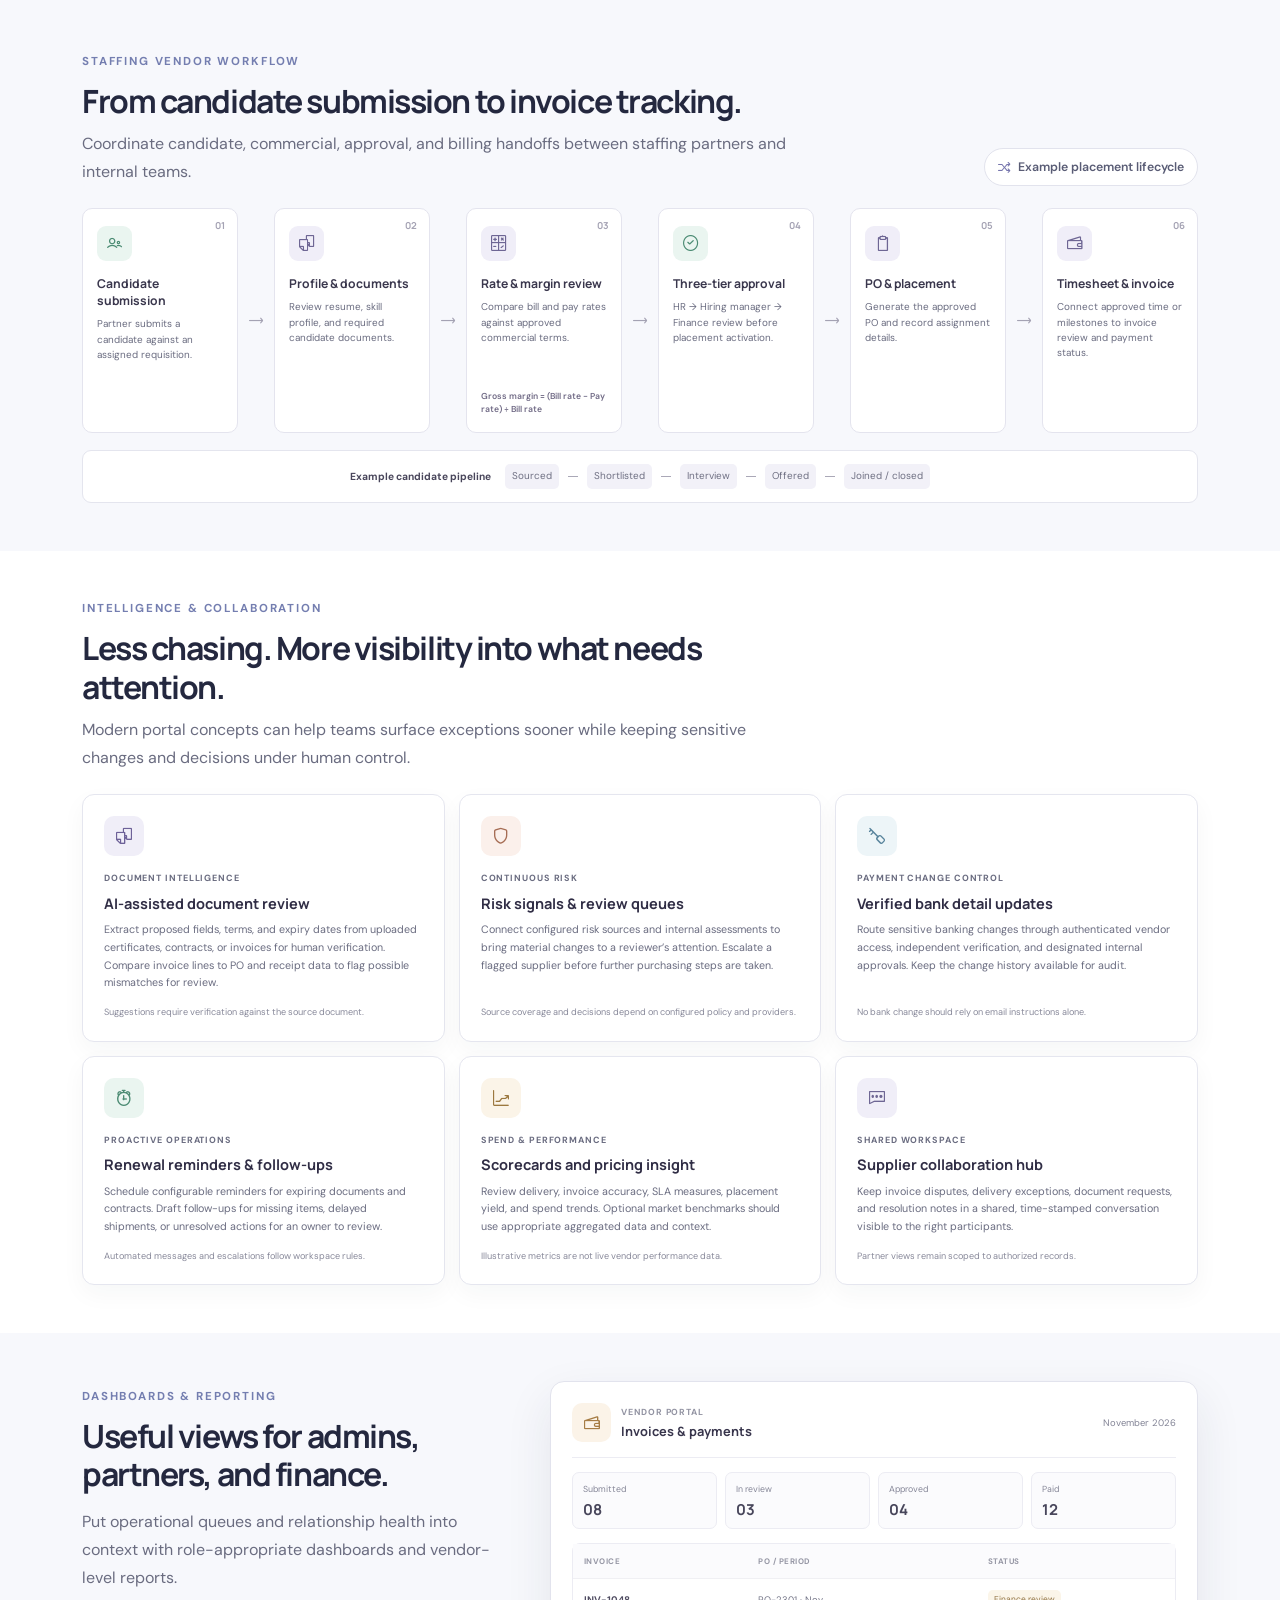
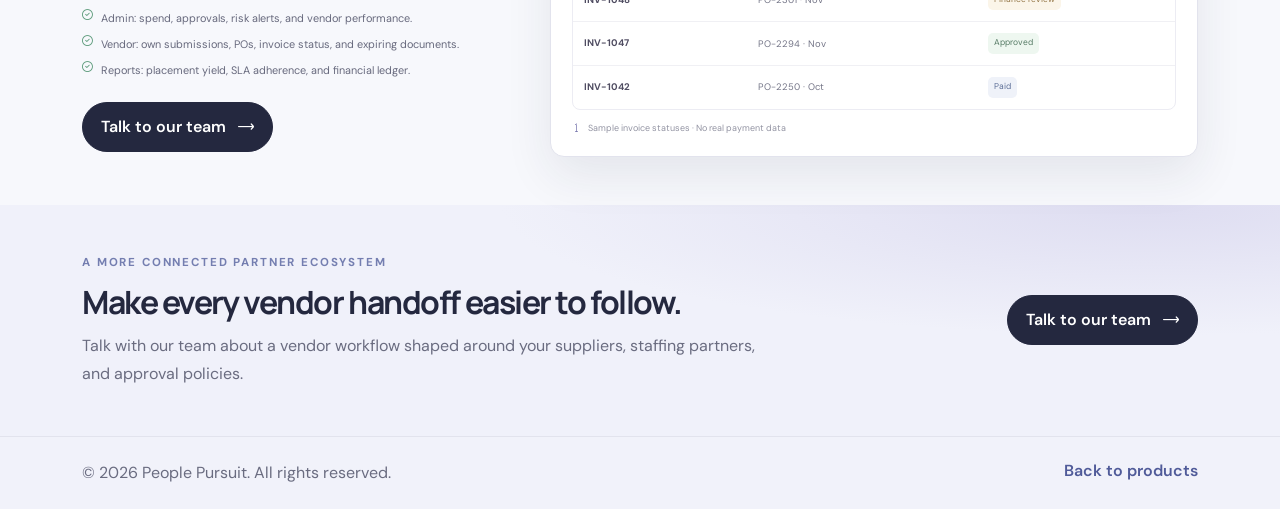
<file: vendor-management.html>
<!DOCTYPE html>
<html lang="en">
<head>
  <meta charset="utf-8" />
  <meta name="viewport" content="width=device-width, initial-scale=1" />
  <meta name="description" content="Explore a visual vendor management portal demo for supplier onboarding, compliance, approvals, staffing workflows, purchase orders, and invoices." />
  <title>Vendor Management Portal Demo | People Pursuit</title>
  <link rel="icon" href="assets/img/favicon.png" type="image/png" sizes="128x128" />
  <link rel="stylesheet" href="assets/css/bootstrap-5.0.0-beta1.min.css" />
  <link rel="stylesheet" href="assets/css/LineIcons.2.0.css" />
  <link rel="stylesheet" href="assets/css/jobs.css" />
  <link rel="stylesheet" href="assets/css/people-pursuit-theme.css" />
  <script src="assets/js/whatsapp-chat.js?v=2" defer></script>
  <link rel="stylesheet" href="assets/css/vendor-management.css" />
</head>
<body class="jobs-page">
  <header class="jobs-header">
    <div class="container">
      <nav class="navbar navbar-expand-lg" aria-label="Main navigation">
        <div class="product-page-brand">
          <a class="navbar-brand" href="index.html#home">
            <img src="assets/img/logo/people-pursuit-new.png" alt="People Pursuit home" />
          </a>
          <div class="product-page-controls" aria-label="Product page navigation">
            <a class="nav-btn" href="hrms.html" aria-label="Previous product: HRMS"><i class="lni lni-chevron-left" aria-hidden="true"></i> Prev</a>
            <a class="nav-btn home-btn" href="index.html#home" aria-label="Home"><i class="lni lni-home" aria-hidden="true"></i></a>
            <a class="nav-btn" href="product-feature.html" aria-label="Next product: Applicant Tracking System">Next <i class="lni lni-chevron-right" aria-hidden="true"></i></a>
          </div>
        </div>
        <button class="navbar-toggler" type="button" data-bs-toggle="collapse" data-bs-target="#vendorNavigation" aria-controls="vendorNavigation" aria-expanded="false" aria-label="Toggle navigation">
          <span class="toggler-icon"></span><span class="toggler-icon"></span><span class="toggler-icon"></span>
        </button>
        <div class="collapse navbar-collapse" id="vendorNavigation">
          <ul class="navbar-nav ms-auto">
            <li class="nav-item"><a class="nav-link" href="index.html#home">Home</a></li>
            <li class="nav-item"><a class="nav-link" href="index.html#about">About</a></li>
            <li class="nav-item"><a class="nav-link" href="index.html#feature">Services</a></li>
            <li class="nav-item"><a class="nav-link" href="products.html">Products</a></li>
            <li class="nav-item dropdown">
              <a class="nav-link dropdown-toggle" href="#" id="vendorCareersDropdown" role="button" data-bs-toggle="dropdown" aria-expanded="false">Careers</a>
              <ul class="dropdown-menu" aria-labelledby="vendorCareersDropdown">
                <li><a class="dropdown-item" href="jobs.html">Find a job</a></li>
                <li><a class="dropdown-item" href="post-job.html">Post a job</a></li>
              </ul>
            </li>
            <li class="nav-item"><a class="nav-link" href="testimonials.html">Testimonials</a></li>
            <li class="nav-item"><a class="nav-link" href="index.html#contact">Contact</a></li>
          </ul>
        </div>
      </nav>
    </div>
  </header>

  <main>
    <section class="jobs-hero">
      <div class="container">
        <p class="jobs-eyebrow">PRODUCT DEMO / VENDOR MANAGEMENT PORTAL</p>
        <h1>One connected view of every vendor relationship.</h1>
        <p>Explore a vendor portal concept for supplier onboarding, risk review, staffing partners, purchase orders, invoices, and renewals.</p>
      </div>
    </section>

    <section class="vmp-overview-section" aria-labelledby="vmp-overview-heading">
      <div class="container">
        <div class="vmp-section-heading">
          <div>
            <p class="jobs-eyebrow">A LOOK INSIDE</p>
            <h2 id="vmp-overview-heading">The vendor workspace at a glance</h2>
            <p>A sample view for internal procurement and finance teams to track vendor status, approvals, risk, and active work.</p>
          </div>
          <span class="vmp-demo-badge"><span aria-hidden="true"></span> Illustrative product concept</span>
        </div>

        <figure class="vmp-product-screen">
          <img src="assets/img/products/vendor-management.svg" alt="Illustrative vendor management dashboard with vendor directory, approval statuses, and relationship overview" />
          <figcaption>Sample vendor directory and relationship overview · Names and figures are fictional</figcaption>
        </figure>

        <div class="vmp-metric-grid" aria-label="Illustrative vendor management metrics">
          <article><span>Active vendors</span><strong>24</strong><small>Across service categories</small><i class="lni lni-briefcase" aria-hidden="true"></i></article>
          <article><span>Reviews in progress</span><strong>06</strong><small>Approval tasks to review</small><i class="lni lni-timer" aria-hidden="true"></i></article>
          <article><span>Compliance alerts</span><strong>03</strong><small>Documents nearing expiry</small><i class="lni lni-shield" aria-hidden="true"></i></article>
          <article><span>Invoices to review</span><strong>08</strong><small>Sample finance queue</small><i class="lni lni-wallet" aria-hidden="true"></i></article>
        </div>
      </div>
    </section>

    <section class="vmp-lifecycle-section" aria-labelledby="vmp-lifecycle-heading">
      <div class="container">
        <div class="vmp-section-heading">
          <div>
            <p class="jobs-eyebrow">END-TO-END VENDOR MANAGEMENT WORKFLOW</p>
            <h2 id="vmp-lifecycle-heading">Five phases. Clear ownership at each step.</h2>
            <p>Move supplier relationships from registration to renewal with review points, traceable approvals, and operational handoffs.</p>
          </div>
          <span class="vmp-workflow-caption"><i class="lni lni-shuffle" aria-hidden="true"></i> Example supplier lifecycle</span>
        </div>

        <div class="vmp-lifecycle">
          <article class="vmp-phase phase-registration" id="supplier-registration">
            <div class="vmp-phase-marker"><span>01</span><i class="lni lni-user" aria-hidden="true"></i></div>
            <div class="vmp-phase-body">
              <div class="vmp-phase-heading"><div><p>START WITH THE SUPPLIER</p><h3>Registration &amp; onboarding</h3></div><span class="vmp-phase-tag">Vendor self-service</span></div>
              <div class="vmp-phase-details">
                <p>Procurement or a vendor sends an invitation to a secure external workspace.</p>
                <ul>
                  <li>Collect legal entity, tax/VAT, banking, insurance, and category-specific documents.</li>
                  <li>Support localized fields for applicable certificates, such as MSME or diversity credentials.</li>
                  <li>Validate required formats and missing fields before the profile is submitted.</li>
                </ul>
              </div>
            </div>
          </article>
          <span class="vmp-phase-connector" aria-hidden="true"></span>

          <article class="vmp-phase phase-risk" id="vendor-risk">
            <div class="vmp-phase-marker"><span>02</span><i class="lni lni-shield" aria-hidden="true"></i></div>
            <div class="vmp-phase-body">
              <div class="vmp-phase-heading"><div><p>VERIFY BEFORE ENGAGING</p><h3>Risk &amp; compliance verification</h3></div><span class="vmp-phase-tag">Risk-based checks</span></div>
              <div class="vmp-phase-details">
                <p>Route the right level of diligence based on supplier category, spend, and data exposure.</p>
                <ul>
                  <li>Coordinate sanctions, debarment, and watchlist screening through configured sources.</li>
                  <li>Assign low, medium, or high risk tiers with matching financial, security, or safety reviews.</li>
                  <li>Verify bank ownership through approved verification providers and controlled review steps.</li>
                </ul>
              </div>
            </div>
          </article>
          <span class="vmp-phase-connector" aria-hidden="true"></span>

          <article class="vmp-phase phase-approval" id="vendor-approval">
            <div class="vmp-phase-marker"><span>03</span><i class="lni lni-checkmark-circle" aria-hidden="true"></i></div>
            <div class="vmp-phase-body">
              <div class="vmp-phase-heading"><div><p>REVIEW &amp; ESTABLISH THE RECORD</p><h3>Internal approvals &amp; ERP sync</h3></div><span class="vmp-phase-tag">Controlled handoff</span></div>
              <div class="vmp-phase-details">
                <p>Send the supplier through the configured internal approval path before activation.</p>
                <ul>
                  <li>Route to Legal, Finance, InfoSec, or business owners based on category, risk, and thresholds.</li>
                  <li>Check for duplicate records and resolve potential matches before creating a supplier profile.</li>
                  <li>After approval, prepare a verified master record for a configured ERP integration.</li>
                </ul>
              </div>
            </div>
          </article>
          <span class="vmp-phase-connector" aria-hidden="true"></span>

          <article class="vmp-phase phase-execution" id="vendor-execution">
            <div class="vmp-phase-marker"><span>04</span><i class="lni lni-cart" aria-hidden="true"></i></div>
            <div class="vmp-phase-body">
              <div class="vmp-phase-heading"><div><p>WORK, DELIVER, RECONCILE</p><h3>Execution, POs &amp; performance</h3></div><span class="vmp-phase-tag">Procure to pay</span></div>
              <div class="vmp-phase-details">
                <p>Keep commercial documents and delivery milestones connected to day-to-day supplier work.</p>
                <ul>
                  <li>Coordinate purchase orders, acknowledgements, shipment notices, and electronic invoices.</li>
                  <li>Link invoices to approved POs, timesheets, goods receipts, or service milestones.</li>
                  <li>Track delivery, invoice accuracy, and service-level indicators in reviewable scorecards.</li>
                </ul>
              </div>
            </div>
          </article>
          <span class="vmp-phase-connector" aria-hidden="true"></span>

          <article class="vmp-phase phase-renewal" id="vendor-renewal">
            <div class="vmp-phase-marker"><span>05</span><i class="lni lni-reload" aria-hidden="true"></i></div>
            <div class="vmp-phase-body">
              <div class="vmp-phase-heading"><div><p>MAINTAIN OR CLOSE RESPONSIBLY</p><h3>Offboarding &amp; renewal management</h3></div><span class="vmp-phase-tag">Lifecycle maintenance</span></div>
              <div class="vmp-phase-details">
                <p>Keep obligations visible before renewal or relationship closure is due.</p>
                <ul>
                  <li>Notify owners ahead of insurance, contract, license, and tax-certificate expirations.</li>
                  <li>Review performance, outstanding actions, and risk status before renewal decisions.</li>
                  <li>When a relationship ends, coordinate access removal, liability clearance, and audit retention.</li>
                </ul>
              </div>
            </div>
          </article>
          <div class="vmp-lifecycle-legend" aria-label="Vendor lifecycle workflow legend">
            <span><i class="legend-vmp-onboarding"></i> Registration</span>
            <span><i class="legend-vmp-risk"></i> Risk &amp; compliance</span>
            <span><i class="legend-vmp-approval"></i> Approvals</span>
            <span><i class="legend-vmp-execution"></i> Execution</span>
            <span><i class="legend-vmp-renewal"></i> Renewal &amp; offboarding</span>
          </div>
        </div>
      </div>
    </section>

    <section class="vmp-portal-section" aria-labelledby="vmp-portal-heading">
      <div class="container">
        <div class="vmp-section-heading">
          <div>
            <p class="jobs-eyebrow">TWO PORTALS, ONE CONTROLLED WORKFLOW</p>
            <h2 id="vmp-portal-heading">The right workspace for every relationship.</h2>
            <p>Role-based views can give internal teams broad oversight while keeping external partner access scoped to their own work.</p>
          </div>
        </div>
        <div class="vmp-portal-grid">
          <article class="vmp-portal-card portal-admin">
            <div class="vmp-portal-icon"><i class="lni lni-apartment" aria-hidden="true"></i></div>
            <p>INTERNAL WORKSPACE</p>
            <h3>Company admin portal</h3>
            <span class="vmp-portal-audience">Procurement · HR · Finance · Hiring teams</span>
            <ul>
              <li>Vendor directory, onboarding queues, and compliance alerts.</li>
              <li>Category and rate-card controls with configurable approval routing.</li>
              <li>Candidate pipelines, placements, purchase orders, and invoice review.</li>
              <li>Spend, vendor performance, pending tasks, and audit reporting.</li>
            </ul>
            <div class="vmp-role-note"><i class="lni lni-lock" aria-hidden="true"></i><span>Access shaped by internal role and approval responsibility.</span></div>
          </article>
          <article class="vmp-portal-card portal-vendor">
            <div class="vmp-portal-icon"><i class="lni lni-briefcase" aria-hidden="true"></i></div>
            <p>EXTERNAL WORKSPACE</p>
            <h3>Vendor portal</h3>
            <span class="vmp-portal-audience">Staffing partners · Suppliers · Agency teams</span>
            <ul>
              <li>Maintain the vendor’s own profile, certificates, and renewal dates.</li>
              <li>Submit candidates only against assigned open requisitions.</li>
              <li>View the vendor’s own purchase orders and placement status.</li>
              <li>Submit invoices and track review, payment, and scorecard updates.</li>
            </ul>
            <div class="vmp-role-note"><i class="lni lni-shield" aria-hidden="true"></i><span>Partner access restricted to its own permitted records.</span></div>
          </article>
        </div>
      </div>
    </section>

    <section class="vmp-staffing-section" aria-labelledby="vmp-staffing-heading">
      <div class="container">
        <div class="vmp-section-heading">
          <div>
            <p class="jobs-eyebrow">STAFFING VENDOR WORKFLOW</p>
            <h2 id="vmp-staffing-heading">From candidate submission to invoice tracking.</h2>
            <p>Coordinate candidate, commercial, approval, and billing handoffs between staffing partners and internal teams.</p>
          </div>
          <span class="vmp-workflow-caption"><i class="lni lni-shuffle" aria-hidden="true"></i> Example placement lifecycle</span>
        </div>

        <div class="vmp-staffing-flow" aria-label="Staffing vendor candidate and invoice workflow">
          <article class="vmp-staffing-step"><span>01</span><i class="lni lni-users" aria-hidden="true"></i><h3>Candidate submission</h3><p>Partner submits a candidate against an assigned requisition.</p></article>
          <span class="vmp-staffing-arrow" aria-hidden="true"><i class="lni lni-arrow-right"></i></span>
          <article class="vmp-staffing-step"><span>02</span><i class="lni lni-files" aria-hidden="true"></i><h3>Profile &amp; documents</h3><p>Review resume, skill profile, and required candidate documents.</p></article>
          <span class="vmp-staffing-arrow" aria-hidden="true"><i class="lni lni-arrow-right"></i></span>
          <article class="vmp-staffing-step"><span>03</span><i class="lni lni-calculator" aria-hidden="true"></i><h3>Rate &amp; margin review</h3><p>Compare bill and pay rates against approved commercial terms.</p><div class="vmp-margin-formula">Gross margin = (Bill rate − Pay rate) ÷ Bill rate</div></article>
          <span class="vmp-staffing-arrow" aria-hidden="true"><i class="lni lni-arrow-right"></i></span>
          <article class="vmp-staffing-step"><span>04</span><i class="lni lni-checkmark-circle" aria-hidden="true"></i><h3>Three-tier approval</h3><p>HR → Hiring manager → Finance review before placement activation.</p></article>
          <span class="vmp-staffing-arrow" aria-hidden="true"><i class="lni lni-arrow-right"></i></span>
          <article class="vmp-staffing-step"><span>05</span><i class="lni lni-clipboard" aria-hidden="true"></i><h3>PO &amp; placement</h3><p>Generate the approved PO and record assignment details.</p></article>
          <span class="vmp-staffing-arrow" aria-hidden="true"><i class="lni lni-arrow-right"></i></span>
          <article class="vmp-staffing-step"><span>06</span><i class="lni lni-wallet" aria-hidden="true"></i><h3>Timesheet &amp; invoice</h3><p>Connect approved time or milestones to invoice review and payment status.</p></article>
        </div>
        <div class="vmp-candidate-stages"><strong>Example candidate pipeline</strong><span>Sourced</span><i></i><span>Shortlisted</span><i></i><span>Interview</span><i></i><span>Offered</span><i></i><span>Joined / closed</span></div>
      </div>
    </section>

    <section class="vmp-features-section" aria-labelledby="vmp-features-heading">
      <div class="container">
        <div class="vmp-section-heading">
          <div>
            <p class="jobs-eyebrow">INTELLIGENCE &amp; COLLABORATION</p>
            <h2 id="vmp-features-heading">Less chasing. More visibility into what needs attention.</h2>
            <p>Modern portal concepts can help teams surface exceptions sooner while keeping sensitive changes and decisions under human control.</p>
          </div>
        </div>
        <div class="vmp-feature-grid">
          <article class="vmp-feature-card">
            <span class="vmp-feature-icon vmp-violet"><i class="lni lni-files" aria-hidden="true"></i></span>
            <p>DOCUMENT INTELLIGENCE</p><h3>AI-assisted document review</h3>
            <p>Extract proposed fields, terms, and expiry dates from uploaded certificates, contracts, or invoices for human verification. Compare invoice lines to PO and receipt data to flag possible mismatches for review.</p>
            <span class="vmp-feature-footnote">Suggestions require verification against the source document.</span>
          </article>
          <article class="vmp-feature-card">
            <span class="vmp-feature-icon vmp-peach"><i class="lni lni-shield" aria-hidden="true"></i></span>
            <p>CONTINUOUS RISK</p><h3>Risk signals &amp; review queues</h3>
            <p>Connect configured risk sources and internal assessments to bring material changes to a reviewer’s attention. Escalate a flagged supplier before further purchasing steps are taken.</p>
            <span class="vmp-feature-footnote">Source coverage and decisions depend on configured policy and providers.</span>
          </article>
          <article class="vmp-feature-card">
            <span class="vmp-feature-icon vmp-blue"><i class="lni lni-key" aria-hidden="true"></i></span>
            <p>PAYMENT CHANGE CONTROL</p><h3>Verified bank detail updates</h3>
            <p>Route sensitive banking changes through authenticated vendor access, independent verification, and designated internal approvals. Keep the change history available for audit.</p>
            <span class="vmp-feature-footnote">No bank change should rely on email instructions alone.</span>
          </article>
          <article class="vmp-feature-card">
            <span class="vmp-feature-icon vmp-mint"><i class="lni lni-alarm-clock" aria-hidden="true"></i></span>
            <p>PROACTIVE OPERATIONS</p><h3>Renewal reminders &amp; follow-ups</h3>
            <p>Schedule configurable reminders for expiring documents and contracts. Draft follow-ups for missing items, delayed shipments, or unresolved actions for an owner to review.</p>
            <span class="vmp-feature-footnote">Automated messages and escalations follow workspace rules.</span>
          </article>
          <article class="vmp-feature-card">
            <span class="vmp-feature-icon vmp-amber"><i class="lni lni-stats-up" aria-hidden="true"></i></span>
            <p>SPEND &amp; PERFORMANCE</p><h3>Scorecards and pricing insight</h3>
            <p>Review delivery, invoice accuracy, SLA measures, placement yield, and spend trends. Optional market benchmarks should use appropriate aggregated data and context.</p>
            <span class="vmp-feature-footnote">Illustrative metrics are not live vendor performance data.</span>
          </article>
          <article class="vmp-feature-card">
            <span class="vmp-feature-icon vmp-lavender"><i class="lni lni-comments" aria-hidden="true"></i></span>
            <p>SHARED WORKSPACE</p><h3>Supplier collaboration hub</h3>
            <p>Keep invoice disputes, delivery exceptions, document requests, and resolution notes in a shared, time-stamped conversation visible to the right participants.</p>
            <span class="vmp-feature-footnote">Partner views remain scoped to authorized records.</span>
          </article>
        </div>
      </div>
    </section>

    <section class="vmp-dashboard-section" aria-labelledby="vmp-dashboard-heading">
      <div class="container vmp-dashboard-layout">
        <div>
          <p class="jobs-eyebrow">DASHBOARDS &amp; REPORTING</p>
          <h2 id="vmp-dashboard-heading">Useful views for admins, partners, and finance.</h2>
          <p>Put operational queues and relationship health into context with role-appropriate dashboards and vendor-level reports.</p>
          <div class="vmp-report-list">
            <span><i class="lni lni-checkmark-circle" aria-hidden="true"></i> Admin: spend, approvals, risk alerts, and vendor performance.</span>
            <span><i class="lni lni-checkmark-circle" aria-hidden="true"></i> Vendor: own submissions, POs, invoice status, and expiring documents.</span>
            <span><i class="lni lni-checkmark-circle" aria-hidden="true"></i> Reports: placement yield, SLA adherence, and financial ledger.</span>
          </div>
          <a class="job-apply-button vmp-contact-link" href="index.html#contact">Talk to our team <i class="lni lni-arrow-right" aria-hidden="true"></i></a>
        </div>
        <div class="vmp-invoice-mock" aria-label="Illustrative vendor invoice status dashboard">
          <div class="vmp-invoice-header"><div><span class="vmp-invoice-icon"><i class="lni lni-wallet" aria-hidden="true"></i></span><span><small>VENDOR PORTAL</small><strong>Invoices &amp; payments</strong></span></div><span class="vmp-invoice-period">November 2026</span></div>
          <div class="vmp-invoice-stats">
            <div><span>Submitted</span><strong>08</strong></div><div><span>In review</span><strong>03</strong></div><div><span>Approved</span><strong>04</strong></div><div><span>Paid</span><strong>12</strong></div>
          </div>
          <div class="vmp-invoice-table">
            <div class="vmp-invoice-row vmp-invoice-table-heading"><span>INVOICE</span><span>PO / PERIOD</span><span>STATUS</span></div>
            <div class="vmp-invoice-row"><strong>INV-1048</strong><span>PO-2301 · Nov</span><em class="invoice-review">Finance review</em></div>
            <div class="vmp-invoice-row"><strong>INV-1047</strong><span>PO-2294 · Nov</span><em class="invoice-approved">Approved</em></div>
            <div class="vmp-invoice-row"><strong>INV-1042</strong><span>PO-2250 · Oct</span><em class="invoice-paid">Paid</em></div>
          </div>
          <div class="vmp-invoice-foot"><i class="lni lni-information" aria-hidden="true"></i> Sample invoice statuses · No real payment data</div>
        </div>
      </div>
    </section>

    <section class="vmp-cta-section">
      <div class="container">
        <div><p class="jobs-eyebrow">A MORE CONNECTED PARTNER ECOSYSTEM</p><h2>Make every vendor handoff easier to follow.</h2><p>Talk with our team about a vendor workflow shaped around your suppliers, staffing partners, and approval policies.</p></div>
        <a class="job-apply-button" href="index.html#contact">Talk to our team <i class="lni lni-arrow-right" aria-hidden="true"></i></a>
      </div>
    </section>
  </main>

  <footer class="jobs-footer">
    <div class="container">
      <p>© 2026 People Pursuit. All rights reserved.</p>
      <a href="products.html">Back to products</a>
    </div>
  </footer>
  <script src="assets/js/bootstrap-5.0.0-beta1.min.js"></script>
</body>
</html>
</file>
<file: assets/css/people-pursuit-theme.css>
@import url("https://fonts.googleapis.com/css2?family=DM+Sans:wght@400;500;600;700&family=Manrope:wght@400;500;600;700;800&display=swap");

:root {
  --pp-paper: #fbfbfe;
  --pp-ink: #24283f;
  --pp-muted: #6a6c80;
  --pp-line: #e2e3ed;
  --pp-accent: #6976c8;
  --pp-accent-soft: #eff0fc;
  --pp-panel: #f0f1fa;
}

html {
  scroll-behavior: smooth;
  scroll-padding-top: 100px;
}

body,
body.jobs-page {
  color: var(--pp-ink);
  background: var(--pp-paper);
  font-family: "DM Sans", sans-serif;
}

body p {
  color: var(--pp-muted);
  line-height: 1.75;
}

body:not(.home-page) p:not(.jobs-eyebrow):not(.job-category),
body:not(.home-page) li {
  color: var(--pp-muted) !important;
}

.whatsapp-chat-button {
  position: fixed;
  z-index: 1050;
  right: max(22px, env(safe-area-inset-right));
  bottom: max(92px, calc(env(safe-area-inset-bottom) + 72px));
  display: grid;
  width: 58px;
  height: 58px;
  place-items: center;
  border: 2px solid #fff;
  border-radius: 50%;
  color: #fff;
  background: #25d366;
  box-shadow: 0 5px 18px rgba(20, 70, 43, 0.3);
  transition: background-color 160ms ease, transform 160ms ease;
}

.whatsapp-chat-button:hover {
  transform: translateY(-2px);
  color: #fff;
  background: #1ebe5d;
}

.whatsapp-chat-button:focus-visible {
  outline: 3px solid #176a3a;
  outline-offset: 3px;
}

.whatsapp-chat-button svg {
  display: block;
  width: 31px;
  height: 31px;
  fill: currentColor;
}

.whatsapp-chat-dialog {
  width: min(100% - 32px, 480px);
  max-width: 480px;
  max-height: min(90vh, 760px);
  padding: 27px;
  overflow: auto;
  border: 1px solid var(--pp-line);
  border-radius: 16px;
  color: var(--pp-ink);
  background: var(--pp-paper);
  box-shadow: 0 24px 80px rgba(20, 24, 45, 0.3);
}

.whatsapp-chat-dialog::backdrop {
  background: rgba(25, 29, 48, 0.58);
  backdrop-filter: blur(3px);
}

.whatsapp-dialog-heading {
  display: flex;
  align-items: flex-start;
  justify-content: space-between;
  gap: 18px;
}

.whatsapp-dialog-heading p {
  margin: 0 0 5px;
  color: #7776ad;
  font-size: 10px;
  font-weight: 700;
  letter-spacing: 0.12em;
}

.whatsapp-dialog-heading h2 {
  margin: 0;
  color: var(--pp-ink);
  font: 700 22px/1.3 "Manrope", sans-serif;
}

.whatsapp-dialog-close {
  display: grid;
  width: 36px;
  height: 36px;
  flex: 0 0 36px;
  place-items: center;
  border: 1px solid var(--pp-line);
  border-radius: 50%;
  color: var(--pp-ink);
  background: #fff;
  font-size: 25px;
  line-height: 1;
}

.whatsapp-dialog-intro {
  margin: 14px 0 18px;
  font-size: 13px;
}

.whatsapp-chat-form label {
  display: block;
  margin: 12px 0 6px;
  color: var(--pp-ink);
  font-size: 12px;
  font-weight: 600;
}

.whatsapp-consent {
  display: flex;
  align-items: flex-start;
  gap: 8px;
  margin: 8px 0 12px;
  color: var(--pp-ink);
  font-size: 13px;
  line-height: 1.5;
}

.whatsapp-consent input {
  flex: 0 0 auto;
  margin: 3px 0 0;
}

.whatsapp-chat-form input,
.whatsapp-chat-form textarea {
  display: block;
  width: 100%;
  padding: 10px 11px;
  border: 1px solid #d7d9e6;
  border-radius: 7px;
  color: var(--pp-ink);
  background: #fff;
  font: inherit;
  font-size: 14px;
}

.whatsapp-chat-form textarea {
  resize: vertical;
}

.whatsapp-chat-form input:focus,
.whatsapp-chat-form textarea:focus {
  border-color: #747ed0;
  outline: 0;
  box-shadow: 0 0 0 3px #6976c826;
}

.whatsapp-chat-status {
  margin: 12px 0 0;
  font-size: 12px;
}

.whatsapp-chat-fallback {
  color: #087d43;
  font-weight: 700;
  text-decoration: underline;
}

.whatsapp-chat-submit {
  display: inline-flex;
  min-height: 47px;
  align-items: center;
  justify-content: center;
  gap: 9px;
  margin-top: 15px;
  padding: 10px 16px;
  border: 0;
  border-radius: 999px;
  color: #fff;
  background: #168d4d;
  font: 600 14px/1.3 "DM Sans", sans-serif;
}

.whatsapp-chat-submit:hover {
  background: #116f3d;
}

.whatsapp-chat-submit svg {
  width: 21px;
  height: 21px;
  fill: currentColor;
}

a {
  color: inherit;
  text-decoration: none;
}

a:hover {
  text-decoration: none;
}

.brand-red,
.accent-color {
  color: var(--pp-accent) !important;
}

.brand-blue {
  color: var(--pp-ink) !important;
}

.product-card h2 .brand-red {
  color: #23103d !important;
}

.product-card h2 .brand-blue {
  color: #8688b8 !important;
}

h1,
h2,
h3,
h4,
h5,
h6 {
  color: var(--pp-ink);
  font-family: "Manrope", "DM Sans", sans-serif;
}

a {
  transition: color 0.2s ease, background-color 0.2s ease, border-color 0.2s ease, transform 0.2s ease;
}

:focus-visible {
  outline: 3px solid #747ed0;
  outline-offset: 3px;
}

.jobs-header,
body > header.header,
body > header.header.header-6,
.site-header {
  position: sticky;
  z-index: 20;
  top: 0;
  border-bottom: 1px solid var(--pp-line);
  background: rgba(251, 251, 254, 0.94);
  box-shadow: none;
  backdrop-filter: blur(14px);
}

.jobs-header .container,
body > header.header .container,
body > header.header.header-6 .container {
  max-width: 1240px;
}

.jobs-header .navbar,
body > header.header .navbar {
  min-height: 88px;
  padding: 10px 0;
}

.jobs-header .navbar-brand img,
body > header.header .navbar-brand img {
  width: 190px;
  max-width: 100%;
  height: auto;
  object-fit: contain;
}

.jobs-header .product-page-brand {
  display: flex;
  flex-direction: column;
  align-items: flex-start;
}

.jobs-header .product-page-brand .navbar-brand {
  margin-right: 0;
}

.jobs-header .product-page-controls {
  display: flex;
  width: 190px;
  align-items: center;
  justify-content: center;
  gap: 4px;
  margin-top: 2px;
}

.jobs-header .product-page-controls .nav-btn {
  padding: 2px 6px;
  border: 1px solid transparent;
  border-radius: 20px;
  color: var(--pp-muted);
  font-size: 11px;
  font-weight: 600;
  line-height: 1.4;
  text-decoration: none;
}

.jobs-header .product-page-controls .nav-btn:hover,
.jobs-header .product-page-controls .nav-btn:focus-visible {
  border-color: var(--pp-accent);
  color: var(--pp-accent);
}

.jobs-header .product-page-controls .home-btn {
  color: var(--pp-accent);
}

.jobs-header .nav-link,
.jobs-header .nav-link.active,
.jobs-header .nav-link:hover,
.back-to-jobs,
body > header.header .navbar-nav .nav-link,
body > header.header .navbar-nav a {
  color: var(--pp-ink);
  font-size: 13px;
  font-weight: 600;
}

.jobs-header .nav-link:hover,
.jobs-header .nav-link.active,
.back-to-jobs:hover,
body > header.header .navbar-nav .nav-link:hover,
body > header.header .navbar-nav a:hover {
  color: var(--pp-accent);
}

.jobs-header .navbar-toggler {
  border: 1px solid var(--pp-line);
  border-radius: 999px;
  padding: 9px 11px;
}

.jobs-header .navbar-toggler:focus {
  box-shadow: 0 0 0 3px #6976c833;
}

.jobs-header .dropdown-menu {
  min-width: 10rem;
  padding: 0.45rem;
  border: 1px solid var(--pp-line);
  border-radius: 0.75rem;
  background: var(--pp-paper);
  box-shadow: 0 12px 30px rgba(36, 40, 63, 0.12);
}

.jobs-header .dropdown-item {
  padding: 0.55rem 0.7rem;
  border-radius: 0.45rem;
  color: var(--pp-ink);
  font-size: 13px;
  font-weight: 600;
}

.jobs-header .dropdown-item:hover,
.jobs-header .dropdown-item:focus {
  color: var(--pp-accent);
  background: var(--pp-panel);
}

.header.header-6 .dropdown-menu {
  min-width: 10rem;
  padding: 0.45rem;
  border: 1px solid var(--pp-line);
  border-radius: 0.75rem;
  background: var(--pp-paper);
  box-shadow: 0 12px 30px rgba(36, 40, 63, 0.12);
}

.header.header-6 .dropdown-item {
  padding: 0.55rem 0.7rem !important;
  border-radius: 0.45rem;
  color: var(--pp-ink) !important;
  font-size: 13px !important;
  font-weight: 600;
}

.header.header-6 .dropdown-item:hover,
.header.header-6 .dropdown-item:focus {
  color: var(--pp-accent) !important;
  background: var(--pp-panel);
}

.jobs-header .navbar-toggler .toggler-icon {
  display: block;
  width: 23px;
  height: 2px;
  margin: 4px 0;
  background: var(--pp-ink);
}



.jobs-hero {
  padding: 74px 0 68px;
  background:
    radial-gradient(ellipse at 5% 0, #c5d9f4 0, transparent 42%),
    radial-gradient(ellipse at 95% 0, #848ce2 0, transparent 48%),
    linear-gradient(160deg, #aebfe0, #555f91 82%, #343b61);
  color: #fff;
}

.jobs-hero h1 {
  max-width: 820px;
  color: #fff;
  font-family: "DM Sans", sans-serif;
  font-size: clamp(2.4rem, 5vw, 4.5rem);
  font-weight: 500;
  letter-spacing: -0.055em;
  line-height: 1.1;
}

.jobs-hero p:last-child {
  max-width: 680px;
  color: #f2f3ff;
  font-size: 1.05rem;
}

body:not(.home-page) .jobs-hero p:not(.jobs-eyebrow) {
  color: #f2f3ff !important;
}

.jobs-hero .jobs-eyebrow,
.jobs-hero .jobs-eyebrow + h1 + p {
  color: #eef0ff;
}

.jobs-eyebrow,
.job-category {
  color: #747eb0;
  font-size: 0.72rem;
  letter-spacing: 0.16em;
}

.jobs-listing-section {
  padding: 64px 0 76px;
}

.job-card,
.product-feature-card,
.ats-visual-card,
.testimonial-notice,
.application-card {
  border-color: var(--pp-line);
  border-radius: 13px;
  box-shadow: 0 12px 32px rgba(36, 40, 63, 0.055);
}

.job-card {
  padding: 28px;
}

.job-card h2,
.job-card h3,
.jobs-listing-heading h2 {
  color: var(--pp-ink);
  font-family: "Manrope", sans-serif;
}

.job-icon,
.product-feature-icon,
.jobs-empty > i {
  color: var(--pp-accent);
  background: var(--pp-accent-soft);
}

.job-apply-button,
.application-submit,
.btn-brand {
  border: 1px solid var(--pp-ink);
  border-radius: 999px;
  color: #fff;
  background: var(--pp-ink);
  font-weight: 600;
}

.job-apply-button:hover,
.application-submit:hover,
.btn-brand:hover {
  border-color: #3a436b;
  color: #fff;
  background: #3a436b;
}

.product-visuals-section .section-title h2 {
  color: var(--pp-ink);
  font-family: "Manrope", sans-serif;
}

.product-section-image {
  border-color: var(--pp-line);
  box-shadow: 0 12px 32px rgba(36, 40, 63, 0.055);
}

.application-section {
  padding: 64px 0 80px;
  background: var(--pp-paper);
}

.application-card {
  background: #fff;
}

.application-card h1,
.application-card h2 {
  font-family: "Manrope", sans-serif;
  letter-spacing: -0.045em;
}

.form-control,
.form-select,
input,
select,
textarea {
  border-color: #d7d9e6;
  border-radius: 7px;
}

.form-control:focus,
.form-select:focus,
input:focus,
select:focus,
textarea:focus {
  border-color: #747ed0;
  box-shadow: 0 0 0 3px #6976c826;
}

.jobs-footer {
  border-top: 1px solid var(--pp-line);
  background: #f1f2fa;
}

.jobs-footer a,
.application-help a {
  color: #505b99;
  font-weight: 600;
}

.jobs-footer a:hover,
.application-help a:hover {
  color: var(--pp-ink);
}

.thank-you-page {
  background:
    radial-gradient(ellipse at 10% 0, #c5d9f4 0, transparent 42%),
    radial-gradient(ellipse at 100% 0, #848ce2 0, transparent 48%),
    var(--pp-paper);
}

.thank-you-card {
  border-color: var(--pp-line);
}

.thank-you-card h1 {
  font-family: "Manrope", sans-serif;
}

.thank-you-logo img {
  width: 210px;
}

.product-feature-card h3 {
  color: var(--pp-ink);
}

.testimonial-notice {
  background: #fff;
}

.testimonial-notice h2 {
  color: var(--pp-ink);
}

.service-header {
  padding: 58px 0;
  border-bottom: 0;
  color: #fff;
  background:
    radial-gradient(ellipse at 10% 2%, #b9d4f2 0, transparent 45%),
    radial-gradient(ellipse at 50% -15%, #ece6f8 0, transparent 46%),
    radial-gradient(ellipse at 100% 8%, #6976f5 0, transparent 53%),
    linear-gradient(175deg, #abb8db 8%, #697aab 43%, #303759 100%);
}

.service-header h1 {
  color: #fff !important;
  font: 500 clamp(2rem, 4vw, 3.2rem)/1.15 "Manrope", sans-serif;
  letter-spacing: -0.045em;
}

.service-header p {
  color: #f4f5ff !important;
}

.service-header #service-subtitle {
  display: inline-block;
  margin-top: 6px !important;
  color: #fff !important;
  text-shadow: 0 1px 5px rgba(24, 28, 58, 0.65);
}

.service-header .accent-color {
  color: #dbe1ff !important;
}

.service-details-page {
  color: var(--pp-ink);
  background: var(--pp-paper);
  font-family: "DM Sans", sans-serif;
}

.service-details-page > header.header.header-6 {
  border-bottom: 1px solid var(--pp-line);
  background: rgba(251, 251, 254, 0.94);
  box-shadow: none;
  backdrop-filter: blur(14px);
}

.main-content-section {
  padding: 54px 0 70px;
}

.main-content-section h4,
.main-content-section h5 {
  color: var(--pp-ink) !important;
  font-family: "Manrope", sans-serif;
}

.main-content-section #service-description {
  color: var(--pp-muted) !important;
  line-height: 1.8;
}

.feature-list li {
  color: var(--pp-muted);
  line-height: 1.7;
}

.feature-list i {
  color: var(--pp-accent) !important;
}

.inquiry-card {
  border-color: var(--pp-line);
  border-radius: 13px;
  box-shadow: 0 12px 32px rgba(36, 40, 63, 0.055);
}

.inquiry-card h5 {
  color: var(--pp-ink) !important;
  font-family: "Manrope", sans-serif;
}

.about-details-grid {
  display: grid;
  grid-template-columns: 1.1fr 0.9fr;
  gap: 65px;
  align-items: center;
}

.about-details-grid h2,
.about-details-values h2 {
  margin: 15px 0;
  color: var(--pp-ink);
  font: 500 clamp(31px, 4vw, 43px)/1.18 "Manrope", sans-serif;
  letter-spacing: -0.05em;
}

.about-details-grid p:not(.jobs-eyebrow) {
  margin-bottom: 18px;
  line-height: 1.8;
}

.about-details-grid > img {
  display: block;
  width: 100%;
  max-height: 380px;
  object-fit: contain;
}

.about-details-values {
  padding: 68px 0 78px;
  background: var(--pp-panel);
}

.about-details-values > .container > .jobs-eyebrow,
.about-details-values > .container > h2 {
  text-align: center;
}

.about-details-values .row {
  margin-top: 32px;
}

body > header.header.header-6 .navbar {
  min-height: 88px;
  padding: 10px 0;
}

body > header.header.header-6 .navbar-brand img {
  width: 190px;
  max-width: 100%;
  height: auto;
}

body > header.header.header-6 .nav-controls {
  margin-top: 6px;
}

body > header.header.header-6 .nav-btn {
  color: var(--pp-muted);
}

body > header.header.header-6 .nav-btn.home-btn {
  color: var(--pp-accent);
}

.footer-style-4 {
  border-top: 1px solid var(--pp-line);
  background: #f1f2fa;
}

.footer-style-4 .widget-wrapper .footer-widget .logo img {
  width: 200px;
}

.scroll-top {
  border-radius: 50%;
  background: var(--pp-ink);
}

@media (max-width: 767.98px) {
  .jobs-header .navbar,
  body > header.header .navbar,
  body > header.header.header-6 .navbar {
    min-height: 76px;
  }

  .jobs-header .navbar-brand img,
  body > header.header .navbar-brand img,
  body > header.header.header-6 .navbar-brand img {
    width: 158px;
  }

  .jobs-header .product-page-controls {
    width: 158px;
  }

  .jobs-hero {
    padding: 54px 0;
  }

  .application-section {
    padding: 44px 0 56px;
  }

  .application-card {
    padding: 28px;
  }

  .jobs-listing-heading {
    align-items: flex-start;
  }
}

@media (prefers-reduced-motion: reduce) {
  html {
    scroll-behavior: auto;
  }

  *,
  *::before,
  *::after {
    transition-duration: 0.01ms !important;
    animation-duration: 0.01ms !important;
    animation-iteration-count: 1 !important;
  }
}

.home-page {
  overflow-x: clip;
}

.home-wrap {
  width: min(100% - 64px, 1240px);
  margin: 0 auto;
}

.home-hero-shell {
  position: relative;
  isolation: isolate;
  overflow: hidden;
  color: #fff;
  background:
    radial-gradient(ellipse at 10% 2%, #b9d4f2 0, transparent 45%),
    radial-gradient(ellipse at 50% -15%, #ece6f8 0, transparent 46%),
    radial-gradient(ellipse at 100% 8%, #6976f5 0, transparent 53%),
    linear-gradient(175deg, #abb8db 8%, #697aab 43%, #303759 100%);
}

.home-hero-shell::before {
  position: absolute;
  z-index: -1;
  inset: 0;
  background:
    radial-gradient(ellipse at 20% 35%, #d6e8e825, transparent 40%),
    radial-gradient(ellipse at 85% 45%, #6957c333, transparent 50%);
  content: "";
  filter: blur(35px);
}

.site-header {
  position: sticky;
  top: 0;
  z-index: 3;
  border-bottom: 1px solid var(--pp-line);
  background: rgba(251, 251, 254, 0.96);
  backdrop-filter: blur(14px);
}

.site-nav {
  display: flex;
  min-height: 88px;
  align-items: center;
  justify-content: space-between;
  gap: 30px;
}

.site-logo {
  display: inline-flex;
  min-width: 0;
  align-items: center;
}

.site-logo img {
  display: block;
  width: 190px;
  max-width: 100%;
  height: auto;
  object-fit: contain;
}

.desktop-nav {
  display: flex;
  align-items: center;
  gap: 28px;
  color: #303650;
  font-size: 13px;
  font-weight: 600;
}

.desktop-nav > a {
  color: inherit;
  text-decoration: none;
}

.desktop-nav > a:not(.home-nav-cta):hover,
.home-footer a:hover {
  color: #717cc4;
}

.careers-dropdown {
  position: relative;
}

.careers-dropdown > summary {
  display: inline-flex;
  align-items: center;
  gap: 5px;
  cursor: pointer;
  list-style: none;
}

.careers-dropdown > summary::-webkit-details-marker {
  display: none;
}

.desktop-nav .careers-menu {
  position: absolute;
  z-index: 10;
  top: calc(100% + 12px);
  left: -12px;
  display: grid;
  min-width: 150px;
  gap: 2px;
  padding: 8px;
  border: 1px solid var(--pp-line);
  border-radius: 12px;
  background: var(--pp-paper);
  box-shadow: 0 12px 30px rgba(36, 40, 63, 0.12);
}

.desktop-nav .careers-menu a {
  padding: 10px 12px;
  border-radius: 7px;
  color: var(--pp-ink);
  text-decoration: none;
}

.desktop-nav .careers-menu a:hover {
  background: var(--pp-panel);
}

.desktop-nav .home-nav-cta {
  display: inline-flex;
  align-items: center;
  gap: 14px;
  padding: 13px 19px;
  border: 1px solid rgba(75, 84, 142, 0.16);
  border-radius: 999px;
  color: #272c48;
  background: rgba(107, 117, 205, 0.09);
}

.desktop-nav .home-nav-cta:hover {
  background: #e9ecff;
}

.mobile-nav {
  display: none;
  position: relative;
  color: var(--pp-ink);
}

.mobile-nav summary {
  padding: 11px 16px;
  border: 1px solid var(--pp-line);
  border-radius: 999px;
  background: rgba(251, 251, 254, 0.82);
  cursor: pointer;
  font-size: 13px;
  font-weight: 600;
  list-style: none;
}

.mobile-nav summary::-webkit-details-marker {
  display: none;
}

.mobile-nav nav {
  position: absolute;
  top: calc(100% + 10px);
  right: 0;
  display: grid;
  min-width: 190px;
  gap: 2px;
  padding: 8px;
  border: 1px solid var(--pp-line);
  border-radius: 12px;
  background: var(--pp-paper);
  box-shadow: 0 12px 30px rgba(36, 40, 63, 0.12);
}

.mobile-nav nav a {
  padding: 10px 12px;
  border-radius: 7px;
  color: var(--pp-ink);
  font-size: 13px;
}

.mobile-nav nav a:hover {
  background: var(--pp-panel);
}

.mobile-nav .careers-dropdown > summary {
  display: flex;
  justify-content: space-between;
  padding: 10px 12px;
  border-radius: 7px;
}

.mobile-nav .careers-menu {
  display: grid;
  gap: 2px;
  padding-left: 10px;
}

.home-hero {
  padding: 44px 0 52px;
  text-align: center;
}

.home-brand-tile {
  display: grid;
  width: 84px;
  height: 84px;
  place-items: center;
  margin: 0 auto 26px;
  border: 1px solid rgba(255, 255, 255, 0.85);
  border-radius: 25px;
  background: linear-gradient(#fff, #e9eaf2);
  box-shadow: 0 8px 26px rgba(31, 41, 68, 0.18), inset 0 0 1px 1px #fff;
}

.home-brand-tile img {
  display: block;
  width: 58px;
  height: 59px;
  object-fit: contain;
}

.home-eyebrow,
.home-section-eyebrow {
  display: flex;
  align-items: center;
  gap: 9px;
  color: #d7dced;
  font-size: 11px;
  font-weight: 700;
  letter-spacing: 0.16em;
  text-transform: uppercase;
}

.home-eyebrow {
  justify-content: center;
}

.home-dot {
  width: 7px;
  height: 7px;
  border-radius: 50%;
  background: #c9d4ff;
}

.home-hero h1 {
  max-width: 1100px;
  margin: 18px auto 20px;
  color: #fff;
  font-family: "DM Sans", sans-serif;
  font-size: clamp(45px, 5.65vw, 78px);
  font-weight: 400;
  letter-spacing: -0.055em;
  line-height: 1.09;
}

.home-hero h1 em {
  color: #dbe1ff;
  font-style: normal;
}

.home-hero-copy {
  max-width: 700px;
  margin: 0 auto;
  color: #f4f5ff;
  font-size: 19px;
  line-height: 1.65;
}

.home-actions {
  display: flex;
  flex-wrap: wrap;
  justify-content: center;
  gap: 12px;
  margin-top: 24px;
}

.home-button {
  display: inline-flex;
  min-height: 50px;
  align-items: center;
  justify-content: center;
  gap: 19px;
  padding: 14px 22px;
  border: 1px solid transparent;
  border-radius: 999px;
  font-size: 13px;
  font-weight: 600;
  transition: background-color 0.2s ease, color 0.2s ease, transform 0.2s ease;
}

.home-button:hover {
  transform: translateY(-2px);
}

.home-button-light {
  color: #252839;
  background: #fafaff;
}

.home-button-light:hover {
  color: #252839;
  background: #e9ecff;
}

.home-button-ghost {
  border-color: rgba(255, 255, 255, 0.45);
  color: #fff;
  background: transparent;
}

.home-button-ghost:hover {
  color: #fff;
  background: rgba(255, 255, 255, 0.12);
}

.home-expertise {
  margin-top: 42px;
}

.home-expertise > p {
  margin-bottom: 14px;
  color: #c7cce4;
  font-size: 13px;
}

.home-expertise > div {
  display: flex;
  flex-wrap: wrap;
  align-items: center;
  justify-content: center;
  gap: 18px;
}

.home-expertise a {
  color: #f4f5ff;
  font: 500 20px "Manrope", sans-serif;
  letter-spacing: -0.03em;
  text-decoration: none;
}

.home-expertise a:hover {
  color: #d5ddff;
}

.home-expertise span {
  color: #aeb9e7;
  font-size: 19px;
}

.home-section {
  padding: 64px 0;
}

.home-section-eyebrow {
  color: #7378a5;
}

.home-section-heading {
  display: flex;
  align-items: end;
  justify-content: space-between;
  gap: 28px;
  margin: 14px 0 26px;
}

.home-section-heading h2,
.home-about-grid h2,
.home-opportunities h2,
.home-contact-grid h2 {
  margin: 0;
  color: var(--pp-ink);
  font: 500 clamp(31px, 4vw, 43px)/1.18 "Manrope", sans-serif;
  letter-spacing: -0.05em;
}

.home-section-heading > p {
  max-width: 360px;
  margin: 0;
  font-size: 14px;
}

.home-service-grid {
  display: grid;
  grid-template-columns: repeat(4, minmax(0, 1fr));
  gap: 15px;
}

.home-service-card {
  display: flex;
  min-height: 260px;
  flex-direction: column;
  align-items: flex-start;
  padding: 22px;
  border: 1px solid var(--pp-line);
  border-radius: 12px;
  background: #fff;
  transition: transform 0.2s ease, box-shadow 0.2s ease;
}

.home-service-card:hover,
.home-product-card:hover {
  transform: translateY(-4px);
  box-shadow: 0 15px 34px rgba(36, 40, 63, 0.1);
}

.home-service-icon {
  display: grid;
  width: 44px;
  height: 44px;
  place-items: center;
  margin-bottom: 18px;
  border-radius: 50%;
  color: #626cad;
  background: var(--pp-accent-soft);
  font-size: 22px;
}

.home-service-icon .lni {
  font-size: 21px;
}

.home-service-card h3,
.home-steps h3,
.home-product-card h3 {
  margin: 0 0 10px;
  color: var(--pp-ink);
  font: 700 16px/1.35 "Manrope", sans-serif;
  letter-spacing: -0.02em;
}

.home-service-card h3 .home-service-title-primary {
  color: #23103d;
}

.home-service-card h3 .home-service-title-secondary {
  color: #8688b8;
}

.home-service-card p {
  margin: 0;
  font-size: 13px;
}

.home-service-card > a {
  display: flex;
  width: 100%;
  align-items: center;
  justify-content: space-between;
  gap: 8px;
  margin-top: auto;
  padding-top: 14px;
  border-top: 1px solid var(--pp-line);
  color: #505b99;
  font-size: 12px;
  font-weight: 600;
}

.home-service-card > a:hover {
  color: var(--pp-ink);
}

.home-about-section {
  padding: 62px 0;
  background:
    radial-gradient(ellipse at 100% 15%, #e0e3f7 0, transparent 45%),
    var(--pp-panel);
}

.home-about-grid {
  display: grid;
  grid-template-columns: 0.95fr 1.05fr;
  gap: 56px;
}

.home-about-grid h2 {
  margin-top: 20px;
}

.home-about-copy > p {
  margin: 0 0 14px;
  font-size: 14px;
}

.home-principles {
  display: grid;
  grid-template-columns: repeat(3, 1fr);
  gap: 14px;
  margin: 20px 0;
  padding-top: 16px;
  border-top: 1px solid #d4d8e7;
}

.home-principles strong {
  font-size: 12px;
}

.home-principles span {
  display: block;
  margin-top: 7px;
  color: var(--pp-muted);
  font-size: 11px;
  line-height: 1.5;
}

.home-text-link {
  display: inline-flex;
  align-items: center;
  gap: 12px;
  color: #505b99;
  font-size: 13px;
  font-weight: 700;
}

.home-text-link:hover {
  color: var(--pp-ink);
}

.home-steps {
  display: grid;
  grid-template-columns: repeat(3, 1fr);
  gap: 30px;
  margin-top: 28px;
}

.home-steps article {
  padding-top: 2px;
}

.home-step-number {
  margin-bottom: 14px;
  padding-bottom: 12px;
  border-bottom: 1px solid var(--pp-line);
  color: #747eb0 !important;
  font: 500 13px "Manrope", sans-serif;
}

.home-steps h3 {
  font-size: 17px;
}

.home-steps p:last-child {
  margin: 0;
  font-size: 13px;
}

.home-products-section {
  padding: 64px 0;
  background: #f1f2fa;
}

.home-products-section[hidden] {
  display: none !important;
}

.home-section[hidden] {
  display: none !important;
}

.home-product-grid {
  display: grid;
  grid-template-columns: repeat(4, minmax(0, 1fr));
  gap: 14px;
  margin: 26px 0 18px;
}

.home-product-card {
  position: relative;
  display: flex;
  min-width: 0;
  flex-direction: column;
  padding: 13px 13px 18px;
  overflow: hidden;
  border: 1px solid var(--pp-line);
  border-radius: 12px;
  background: #fff;
  transition: transform 0.2s ease, box-shadow 0.2s ease;
}

.home-product-card > img {
  width: 100%;
  height: 132px;
  margin-bottom: 12px;
  border-radius: 8px;
  background: #f4f5fb;
  object-fit: cover;
}

.home-product-card > span:not(.home-product-arrow) {
  margin: 0 9px 5px;
  color: #74789a;
  font-size: 10px;
  font-weight: 700;
  letter-spacing: 0.1em;
  text-transform: uppercase;
}

.home-product-card h3 {
  margin: 0 34px 0 9px;
  font-size: 15px;
}

.home-product-arrow {
  position: absolute;
  right: 18px;
  bottom: 17px;
  color: #747eb0;
  font-size: 18px;
}

.home-opportunities-section {
  padding: 58px 0;
}

.home-opportunities {
  display: flex;
  align-items: center;
  justify-content: space-between;
  gap: 40px;
  padding: 36px;
  border: 1px solid var(--pp-line);
  border-radius: 16px;
  background: #fff;
}

.home-opportunities h2 {
  margin: 12px 0;
}

.home-opportunities > div:first-child > p:last-child {
  max-width: 540px;
  margin: 0;
  font-size: 14px;
}

.home-opportunity-actions {
  display: flex;
  min-width: 205px;
  flex-direction: column;
  align-items: stretch;
  gap: 8px;
}

.home-button-dark {
  border-color: var(--pp-ink);
  color: #fff;
  background: var(--pp-ink);
}

.home-button-dark:hover {
  color: #fff;
  background: #444e7b;
}

.home-button-outline {
  border-color: #c9cce0;
  color: var(--pp-ink);
  background: transparent;
}

.home-button-outline:hover {
  color: var(--pp-ink);
  background: var(--pp-accent-soft);
}

.home-contact-section {
  padding: 64px 0;
  color: #fff;
  background:
    radial-gradient(ellipse at 100% 10%, #555e91 0, transparent 50%),
    linear-gradient(135deg, #303759, #424a76);
}

.home-contact-grid {
  display: grid;
  grid-template-columns: 0.9fr 1.1fr;
  gap: 52px;
  align-items: stretch;
}

.home-contact-grid > div:first-child {
  display: flex;
  align-items: flex-start;
  flex-direction: column;
}

.home-contact-artwork {
  position: relative;
  display: block;
  width: 100%;
  min-height: 220px;
  flex: 1 1 auto;
  margin: 24px 0 0;
  overflow: hidden;
  border-radius: 12px;
  background: rgba(15, 20, 45, 0.24);
}

.home-contact-artwork img {
  display: block;
  width: 100%;
  height: 100%;
  min-height: 220px;
  border-radius: inherit;
  object-fit: cover;
  transition: opacity 220ms ease;
}

.home-contact-artwork img.is-changing {
  opacity: 0.35;
}

.home-contact-carousel-controls {
  position: absolute;
  right: 12px;
  bottom: 12px;
  display: inline-flex;
  align-items: center;
  gap: 5px;
  padding: 5px;
  border: 1px solid rgba(255, 255, 255, 0.28);
  border-radius: 999px;
  color: #fff;
  background: rgba(25, 30, 55, 0.82);
  backdrop-filter: blur(8px);
}

.home-contact-carousel-controls button {
  display: inline-grid;
  width: 30px;
  height: 30px;
  place-items: center;
  border: 0;
  border-radius: 50%;
  color: inherit;
  background: transparent;
  cursor: pointer;
}

.home-contact-carousel-controls button:hover,
.home-contact-carousel-controls button:focus-visible {
  background: rgba(255, 255, 255, 0.2);
}

.home-contact-carousel-controls button:focus-visible {
  outline: 2px solid #fff;
  outline-offset: 2px;
}

.home-contact-carousel-controls span {
  min-width: 39px;
  text-align: center;
  font-size: 11px;
}

.home-contact-grid .home-section-eyebrow {
  color: #c2c9e8;
}

.home-contact-grid h2 {
  margin: 14px 0;
  color: #fff;
}

.home-contact-grid > div:first-child > p:not(.home-section-eyebrow) {
  max-width: 450px;
  color: #d2d5e7;
  font-size: 14px;
}

.home-contact-email {
  display: inline-flex;
  gap: 10px;
  margin-top: 10px;
  color: #fff;
  font-size: 14px;
  font-weight: 700;
}

.home-contact-email:hover {
  color: #d5ddff;
}

.home-contact-whatsapp {
  display: inline-flex;
  align-items: center;
  gap: 8px;
  margin: 11px 0 0 16px;
  color: #fff;
  font-size: 14px;
  font-weight: 700;
}

.home-contact-whatsapp:hover {
  color: #d5ddff;
}

.home-contact-whatsapp svg {
  width: 19px;
  height: 19px;
  fill: currentColor;
}

.home-contact-card {
  padding: 20px;
  border: 1px solid rgba(255, 255, 255, 0.45);
  border-radius: 13px;
  color: var(--pp-ink);
  background: var(--pp-paper);
}

.home-contact-card label {
  display: block;
  margin: 0 0 5px;
  color: var(--pp-ink);
  font-size: 11px;
  font-weight: 600;
}

.home-contact-card input:not([type="checkbox"]),
.home-contact-card select,
.home-contact-card textarea {
  display: block;
  width: 100%;
  margin: 0 0 9px;
  padding: 8px 10px;
  border: 1px solid #d7d9e6;
  border-radius: 7px;
  color: var(--pp-ink);
  background: #fff;
}

.home-contact-card textarea {
  resize: vertical;
}

.home-contact-card input:not([type="checkbox"]):focus,
.home-contact-card select:focus,
.home-contact-card textarea:focus {
  border-color: #747ed0;
  outline: 0;
  box-shadow: 0 0 0 3px #6976c826;
}

.home-contact-card .whatsapp-consent {
  display: flex;
  align-items: flex-start;
  gap: 8px;
  margin: 6px 0 9px;
  font-size: 12px;
  line-height: 1.5;
}

.home-contact-card .whatsapp-consent input {
  display: inline-block;
  flex: 0 0 auto;
  width: auto;
  margin: 3px 0 0;
  padding: 0;
}

.home-contact-card label span {
  color: var(--pp-muted);
  font-weight: 400;
}

.home-contact-card .meeting-consent {
  margin-top: 12px;
}

.home-contact-card .meeting-help {
  margin: -7px 0 12px;
  color: var(--pp-muted);
  font-size: 11px;
}

.home-contact-card .home-button {
  border: 0;
}

.home-contact-card .form-feedback {
  color: #a52c2c;
  font-size: 13px;
}

.home-contact-card .form-feedback:not(:empty) {
  margin-bottom: 12px;
}

.home-footer {
  padding: 32px 0 18px;
  background: var(--pp-paper);
}

.home-footer-main {
  display: flex;
  justify-content: space-between;
  gap: 32px;
  padding-bottom: 24px;
}

.footer-site-logo img {
  width: 190px;
  height: auto;
}

.home-footer-main > div:first-child > p {
  margin: 6px 0 0;
  font-size: 12px;
}

.home-footer-social {
  display: flex;
  flex-wrap: wrap;
  gap: 12px;
  margin-top: 12px;
}

.home-footer-social a,
.home-footer-social-coming {
  display: inline-flex;
  align-items: center;
  gap: 6px;
  color: var(--pp-muted);
  font-size: 12px;
}

.home-footer-social a {
  text-decoration: none;
}

.home-footer-social i {
  font-size: 18px;
}

.home-footer-links {
  display: flex;
  gap: 52px;
}

.home-footer-links > div {
  display: grid;
  align-content: start;
  gap: 10px;
}

.home-footer-links strong {
  margin-bottom: 3px;
  font-size: 12px;
}

.home-footer-links a,
.home-footer-bottom a {
  color: var(--pp-muted);
  font-size: 12px;
}

.home-footer-bottom {
  display: flex;
  justify-content: space-between;
  gap: 20px;
  padding-top: 18px;
  border-top: 1px solid var(--pp-line);
}

.home-footer-bottom p {
  margin: 0;
  font-size: 11px;
}

.home-back-to-top {
  position: fixed;
  z-index: 30;
  right: 24px;
  bottom: 24px;
  display: inline-flex;
  min-height: 46px;
  align-items: center;
  padding: 0 18px;
  border: 1px solid rgba(255, 255, 255, 0.28);
  border-radius: 999px;
  color: #fff;
  background: var(--pp-ink);
  box-shadow: 0 8px 24px rgba(36, 40, 63, 0.2);
  font-size: 13px;
  font-weight: 600;
}

.home-back-to-top:hover {
  color: #fff;
  background: var(--pp-accent);
  transform: translateY(-2px);
}

@media (min-width: 1500px) {
  .home-wrap {
    max-width: 1450px;
  }
}

@media (max-width: 1000px) {
  .home-wrap {
    width: min(100% - 48px, 1240px);
  }

  .desktop-nav {
    gap: 15px;
    font-size: 12px;
  }

  .desktop-nav {
    display: none;
  }

  .mobile-nav {
    display: block;
  }

  .site-logo img {
    width: 165px;
  }

  .home-service-grid,
  .home-product-grid {
    grid-template-columns: repeat(2, minmax(0, 1fr));
  }

  .home-about-grid,
  .home-contact-grid {
    gap: 32px;
  }
}

@media (max-width: 700px) {
  .home-wrap {
    width: min(100% - 40px, 1240px);
  }

  .site-nav {
    min-height: 76px;
  }

  .site-logo img {
    width: 158px;
    height: auto;
  }

  .home-hero {
    padding: 36px 0 42px;
  }

  .home-brand-tile {
    width: 70px;
    height: 70px;
    margin-bottom: 20px;
    border-radius: 21px;
  }

  .home-brand-tile img {
    width: 49px;
    height: 50px;
  }

  .home-hero h1 {
    margin: 20px auto;
    font-size: clamp(42px, 11vw, 56px);
    letter-spacing: -0.05em;
  }

  .home-hero-copy {
    max-width: 480px;
    font-size: 16px;
  }

  .home-expertise {
    margin-top: 34px;
  }

  .home-expertise > div {
    flex-direction: column;
    gap: 13px;
  }

  .home-expertise span {
    display: none;
  }

  .home-expertise a {
    font-size: 18px;
  }

  .home-section,
  .home-products-section,
  .home-contact-section {
    padding: 44px 0;
  }

  .home-section-heading {
    display: block;
  }

  .home-section-heading > p {
    margin-top: 12px;
  }

  .home-about-section {
    padding: 44px 0;
  }

  .home-about-grid,
  .home-contact-grid {
    grid-template-columns: 1fr;
    gap: 22px;
  }

  .home-contact-artwork {
    min-height: 0;
    flex: none;
    margin-top: 18px;
    aspect-ratio: 3 / 2;
  }

  .home-contact-artwork img {
    min-height: 0;
  }

  .home-steps {
    grid-template-columns: 1fr;
    gap: 18px;
  }

  .home-step-number {
    margin-bottom: 14px;
  }

  .home-opportunities {
    display: block;
    padding: 24px;
  }

  .home-opportunity-actions {
    margin-top: 18px;
  }

  .home-contact-card {
    padding: 20px;
  }

  .home-footer-main {
    flex-direction: column;
  }

  .home-footer-links {
    gap: 54px;
  }
}

@media (max-width: 420px) {
  .home-wrap {
    width: min(100% - 32px, 1240px);
  }

  .whatsapp-chat-button {
    right: max(15px, env(safe-area-inset-right));
    bottom: max(82px, calc(env(safe-area-inset-bottom) + 66px));
    width: 54px;
    height: 54px;
  }

  .whatsapp-chat-dialog {
    padding: 21px;
  }

  .home-contact-whatsapp {
    margin-left: 0;
  }

  .home-service-grid,
  .home-product-grid {
    grid-template-columns: 1fr;
  }

  .home-service-card {
    min-height: 250px;
  }

  .home-principles {
    grid-template-columns: 1fr;
  }

  .home-actions {
    align-items: stretch;
    flex-direction: column;
  }

  .home-footer-bottom {
    align-items: flex-start;
    flex-direction: column;
  }

  .about-details-grid {
    grid-template-columns: 1fr;
    gap: 30px;
  }
}
</file>
<file: assets/css/jobs.css>
.jobs-page {
  min-height: 100vh;
  color: #323450;
  background: #f8f9fc;
  font-family: "Candara", "Calibri", "Segoe UI", sans-serif;
}

.jobs-header {
  background: #fff;
  box-shadow: 0 2px 20px rgba(0, 0, 0, 0.05);
}

.jobs-header .navbar {
  min-height: 76px;
}

.jobs-header .navbar-brand img {
  width: 160px;
  max-width: 100%;
  height: auto;
  object-fit: contain;
}

.jobs-header .nav-link,
.back-to-jobs {
  color: #323450;
  font-weight: 600;
}

.jobs-header .nav-link:hover,
.jobs-header .nav-link.active,
.back-to-jobs:hover {
  color: #e64525;
}

.back-to-jobs {
  text-decoration: none;
}

.application-header-links {
  display: flex;
  flex-wrap: wrap;
  justify-content: flex-end;
  gap: 18px;
  margin-left: auto;
}

.application-header-links .back-to-jobs {
  margin-left: 0;
}

.application-header-links .browse-jobs-cta {
  align-self: center;
  margin: 0;
  padding: 9px 14px;
  border-radius: 8px;
  color: #fff;
  font-size: 0.88rem;
}

.jobs-hero {
  padding: 72px 0 64px;
  background: linear-gradient(120deg, #f3f2ff, #ebeaff);
}

.jobs-eyebrow,
.job-category {
  margin-bottom: 10px;
  color: #e64525;
  font-size: 0.8rem;
  font-weight: 700;
  letter-spacing: 0.12em;
}

.jobs-hero h1 {
  max-width: 700px;
  margin-bottom: 12px;
  font-size: clamp(2rem, 5vw, 3.2rem);
  font-weight: 700;
}

.jobs-hero p:last-child {
  margin: 0;
  font-size: 1.1rem;
}

.jobs-listing-section {
  padding: 56px 0 72px;
}

.job-samples-section {
  padding: 0 0 72px;
}

.job-samples-section .jobs-listing-heading {
  margin-bottom: 24px;
}

.sample-job-card {
  gap: 0;
}

.sample-job-label {
  align-self: flex-start;
  margin-bottom: 18px;
  padding: 5px 10px;
  border-radius: 999px;
  color: #4c528b;
  background: #eff0fc;
  font-size: 0.72rem;
  font-weight: 700;
  letter-spacing: 0.04em;
  text-transform: uppercase;
}

.sample-job-card .job-category {
  margin-bottom: 8px;
}

.sample-job-card h3 {
  min-height: auto;
}

.job-sample-note {
  display: block;
  margin-top: auto;
  padding-top: 16px;
  color: #77798b;
  font-size: 0.82rem;
  font-weight: 600;
}

.jobs-listing-heading {
  display: flex;
  align-items: end;
  justify-content: space-between;
  gap: 20px;
  margin-bottom: 28px;
}

.jobs-listing-heading h2 {
  margin-bottom: 6px;
  font-size: 1.8rem;
  font-weight: 700;
}

.jobs-listing-heading p {
  margin: 0;
  color: #6d7085;
}

.post-job-link {
  margin-top: 0;
  white-space: nowrap;
}

.jobs-status {
  color: #6d7085;
}

.jobs-empty {
  padding: 48px 24px;
  border: 1px dashed #d9dce8;
  border-radius: 14px;
  color: #6d7085;
  text-align: center;
  background: #fff;
}

.jobs-empty > i {
  color: #e64525;
  font-size: 2rem;
}

.jobs-empty h3 {
  margin: 12px 0 6px;
  color: #323450;
}

.jobs-empty p {
  margin: 0;
}

.job-card {
  display: flex;
  height: 100%;
  flex-direction: column;
  padding: 28px;
  border: 1px solid #eceef4;
  border-radius: 14px;
  background: #fff;
  box-shadow: 0 10px 30px rgba(34, 39, 78, 0.05);
}

.product-card h2 {
  min-height: 56px;
  margin-bottom: 12px;
  font-size: 1.3rem;
  font-weight: 700;
}

.product-card .job-description {
  margin-bottom: 28px;
}

.product-visuals-section {
  padding: 0 0 72px;
}

.product-visuals-section .section-title {
  margin-bottom: 28px;
}

.product-visuals-section .section-title h2 {
  margin-bottom: 8px;
  font-size: 1.8rem;
  font-weight: 700;
}

.product-visuals-section .section-title > p:last-child {
  margin-bottom: 0;
  color: #6d7085;
}

.product-feature-card {
  height: 100%;
  padding: 24px;
  border: 1px solid #eceef4;
  border-radius: 14px;
  background: #fff;
  box-shadow: 0 10px 30px rgba(34, 39, 78, 0.05);
}

.product-feature-icon {
  display: inline-flex;
  width: 48px;
  height: 48px;
  align-items: center;
  justify-content: center;
  margin-bottom: 16px;
  border-radius: 50%;
  color: #e64525;
  background: #fff0ec;
  font-size: 1.35rem;
}

.product-feature-card h3 {
  margin-bottom: 8px;
  font-size: 1.15rem;
  font-weight: 700;
}

.product-feature-card p {
  margin-bottom: 0;
  color: #6d7085;
  line-height: 1.6;
}

.product-section-image {
  display: block;
  width: 100%;
  max-width: 900px;
  height: auto;
  margin: 0 auto 32px;
  border: 1px solid #eceef4;
  border-radius: 14px;
  box-shadow: 0 10px 30px rgba(34, 39, 78, 0.05);
}

.ats-visual-card {
  height: 100%;
  margin: 0;
  padding: 14px;
  border: 1px solid #eceef4;
  border-radius: 14px;
  background: #fff;
  box-shadow: 0 10px 30px rgba(34, 39, 78, 0.05);
}

.ats-visual-card img {
  display: block;
  width: 100%;
  aspect-ratio: 4 / 3;
  border-radius: 8px;
  object-fit: contain;
}

.ats-visual-card figcaption {
  padding-top: 12px;
  color: #323450;
  font-weight: 600;
}

.testimonial-notice {
  max-width: 760px;
  margin: 0 auto;
  padding: 40px;
  border: 1px solid #eceef4;
  border-radius: 14px;
  background: #fff;
  box-shadow: 0 10px 30px rgba(34, 39, 78, 0.05);
}

.testimonial-notice h2 {
  margin-bottom: 12px;
  font-size: 1.8rem;
  font-weight: 700;
}

.testimonial-notice p {
  margin-bottom: 24px;
  color: #6d7085;
  line-height: 1.7;
}

.job-icon {
  display: grid;
  width: 52px;
  height: 52px;
  margin-bottom: 22px;
  place-items: center;
  border-radius: 12px;
  color: #e64525;
  background: #fff0ec;
  font-size: 1.5rem;
}

.job-category {
  margin-bottom: 8px;
  font-size: 0.7rem;
}

.job-card h3 {
  min-height: 56px;
  margin-bottom: 12px;
  font-size: 1.3rem;
  font-weight: 700;
}

.job-description {
  white-space: pre-line;
  color: #6d7085;
  line-height: 1.6;
}

.job-company {
  margin-bottom: 4px;
  color: #323450;
  font-weight: 700;
}

.job-location {
  color: #6d7085;
  font-size: 0.9rem;
}

.job-requirements {
  color: #585978;
  font-size: 0.92rem;
  line-height: 1.6;
  white-space: pre-line;
}

.job-apply-button {
  display: inline-flex;
  align-items: center;
  justify-content: center;
  gap: 10px;
  margin-top: auto;
  padding: 12px 18px;
  border: 0;
  border-radius: 8px;
  color: #fff;
  background: #e64525;
  font: inherit;
  font-weight: 700;
  text-align: center;
  text-decoration: none;
  transition: background-color 0.2s ease, transform 0.2s ease;
}

.job-apply-button:hover {
  color: #fff;
  background: #c9371b;
  transform: translateY(-1px);
}

.jobs-footer {
  padding: 22px 0;
  color: #6d7085;
  background: #fff;
}

.jobs-footer .container {
  display: flex;
  justify-content: space-between;
  gap: 16px;
}

.jobs-footer p {
  margin: 0;
}

.jobs-footer a,
.application-help a {
  color: #1e0f94;
}

.application-section {
  padding: 56px 0 72px;
}

.application-card {
  max-width: 900px;
  margin: 0 auto;
  padding: 40px;
  border: 1px solid #eceef4;
  border-radius: 14px;
  background: #fff;
  box-shadow: 0 10px 30px rgba(34, 39, 78, 0.05);
}

.application-card h1 {
  margin-bottom: 8px;
  font-size: 2rem;
  font-weight: 700;
}

.application-card h2 {
  margin-bottom: 8px;
  font-size: 1.8rem;
  font-weight: 700;
}

.application-intro,
.application-help {
  color: #6d7085;
  line-height: 1.6;
}

.application-intro {
  margin-bottom: 28px;
}

.application-card .form-label {
  color: #323450;
  font-weight: 700;
}

.application-card .form-control,
.application-card .form-select {
  min-height: 46px;
  border-color: #e3e5ed;
}

.application-card .form-control:focus,
.application-card .form-select:focus {
  border-color: #1e0f94;
  box-shadow: 0 0 0 0.2rem rgba(30, 15, 148, 0.12);
}

.cv-reminder {
  padding: 12px 14px;
  border-radius: 8px;
  color: #585978;
  background: #f5f4ff;
}

.cv-reminder i {
  margin-right: 6px;
  color: #1e0f94;
}

.application-submit {
  width: 100%;
  cursor: pointer;
}

.application-help {
  margin: 18px 0 0;
  font-size: 0.88rem;
}

.posting-consent {
  margin-bottom: 18px;
  color: #6d7085;
  font-size: 0.9rem;
}

.posting-honeypot {
  position: absolute;
  width: 1px;
  height: 1px;
  overflow: hidden;
  clip: rect(0, 0, 0, 0);
  white-space: nowrap;
}

.form-feedback {
  margin: 0 0 16px;
}

.form-feedback:empty {
  display: none;
}

.form-feedback.success {
  color: #187347;
}

.form-feedback.error {
  color: #b42318;
}

.thank-you-page {
  display: grid;
  min-height: 100vh;
  padding: 32px 16px;
  place-items: center;
  background: linear-gradient(120deg, #f3f2ff, #fff);
}

.thank-you-card {
  width: min(100%, 620px);
  padding: 40px;
  border: 1px solid #eceef4;
  border-radius: 16px;
  background: #fff;
  box-shadow: 0 10px 30px rgba(34, 39, 78, 0.07);
  text-align: center;
}

.thank-you-logo {
  display: inline-block;
  margin-bottom: 30px;
}

.thank-you-logo img {
  width: 180px;
  max-width: 100%;
  height: auto;
}

.thank-you-card .job-icon {
  margin: 0 auto 18px;
  color: #1e0f94;
  background: #f0efff;
}

.thank-you-card h1 {
  margin-bottom: 12px;
  font-size: clamp(1.7rem, 5vw, 2.2rem);
  font-weight: 700;
}

.thank-you-card p {
  margin-bottom: 24px;
  color: #6d7085;
  line-height: 1.7;
}

.thank-you-card .job-apply-button {
  margin-top: 0;
}

.application-submit:disabled {
  cursor: wait;
  opacity: 0.7;
}

@media (max-width: 575.98px) {
  .jobs-hero {
    padding: 52px 0;
  }

  .jobs-listing-heading {
    align-items: start;
    flex-direction: column;
    gap: 8px;
  }

  .post-job-link {
    align-self: flex-start;
  }

  .job-card {
    padding: 24px;
  }

  .job-card h3 {
    min-height: 0;
  }

  .product-card h2 {
    min-height: 0;
  }

  .testimonial-notice {
    padding: 24px;
  }

  .thank-you-card {
    padding: 28px 22px;
  }

  .application-section {
    padding: 32px 0 48px;
  }

  .application-card {
    padding: 24px;
  }

  .jobs-footer .container {
    flex-direction: column;
  }

  .application-header-links {
    gap: 10px;
    font-size: 0.88rem;
  }
}
</file>
<file: assets/css/site-text-color.css>
body p:not(.jobs-eyebrow):not(.job-category),
body li {
  color: #1e0f94 !important;
}

.posting-honeypot {
  position: absolute;
  width: 1px;
  height: 1px;
  overflow: hidden;
  clip: rect(0, 0, 0, 0);
  white-space: nowrap;
}

.brand-red,
.brand-red > i {
  color: #e64525 !important;
}

.brand-blue,
.brand-blue > i {
  color: #1e0f94 !important;
}

.brand-wordmark {
  margin-bottom: 10px;
  font-size: 3rem;
  font-weight: 800;
  text-align: left;
}

.footer-style-4 .widget-wrapper .footer-widget .logo img {
  width: 180px;
  max-width: 100%;
  height: auto;
}

.footer-style-4 .widget-wrapper .footer-widget .links li a,
.footer-style-4 .widget-wrapper .footer-widget .links li a:hover {
  color: #1e0f94 !important;
}

.footer-style-4 .widget-wrapper .footer-widget .quick-links li a,
.footer-style-4 .widget-wrapper .footer-widget .quick-links li a:hover {
  color: #e64525 !important;
}

.hero-section-wrapper-5 .hero-style-5 {
  padding-top: 56px !important;
  padding-bottom: 20px !important;
}

#home .hero-content-wrapper {
  padding-top: 48px;
  padding-bottom: 24px;
}

#home .hero-image {
  margin-bottom: 20px;
}

.about-section.about-style-4 {
  padding-top: 24px !important;
  padding-bottom: 36px !important;
}

.feature-section.feature-style-5,
.contact-section.contact-style-3 {
  padding-top: 40px;
  padding-bottom: 40px;
}

.clients-logo-section.pt-100.pb-100 {
  padding-top: 28px !important;
  padding-bottom: 28px !important;
}

.footer-style-4 {
  padding-top: 44px !important;
}

.footer-style-4 .widget-wrapper .footer-widget {
  margin-bottom: 28px;
}

.footer-style-4 .widget-wrapper .footer-widget .logo {
  margin-bottom: 20px;
}

.footer-style-4 .widget-wrapper .footer-widget p.desc {
  margin-bottom: 20px;
}

@media (max-width: 575.98px) {
  .brand-wordmark {
    font-size: clamp(2.2rem, 10vw, 3rem);
  }
}
</file>
<file: assets/css/hrms.css>
.hrms-overview-section,
.hrms-lifecycle-section,
.hrms-people-section,
.hrms-cta-section {
  padding: 72px 0;
}

.hrms-overview-section,
.hrms-people-section {
  background: #f7f8fc;
}

.hrms-section-heading {
  display: flex;
  align-items: end;
  justify-content: space-between;
  gap: 24px;
  margin-bottom: 28px;
}

.hrms-section-heading h2,
.hrms-people-layout h2,
.hrms-cta-section h2 {
  max-width: 760px;
  margin: 0 0 10px;
  color: var(--pp-ink);
  font: 700 clamp(1.75rem, 3vw, 2.35rem)/1.2 "Manrope", "DM Sans", sans-serif;
  letter-spacing: -0.045em;
}

.hrms-section-heading p:not(.jobs-eyebrow),
.hrms-people-layout > div > p:not(.jobs-eyebrow),
.hrms-cta-section p:not(.jobs-eyebrow) {
  max-width: 720px;
  margin: 0;
}

.hrms-demo-badge,
.hrms-workflow-note {
  display: inline-flex;
  flex: 0 0 auto;
  align-items: center;
  gap: 8px;
  padding: 9px 13px;
  border: 1px solid var(--pp-line);
  border-radius: 999px;
  color: #595c75;
  background: #fff;
  font-size: 0.77rem;
  font-weight: 600;
}

.hrms-demo-badge > span {
  width: 8px;
  height: 8px;
  border-radius: 50%;
  background: #58a98d;
  box-shadow: 0 0 0 3px #58a98d20;
}

.hrms-product-screen {
  overflow: hidden;
  margin: 0;
  border: 1px solid #e2e3ed;
  border-radius: 14px;
  background: #fff;
  box-shadow: 0 18px 48px rgba(36, 40, 63, 0.09);
}

.hrms-product-screen img {
  display: block;
  width: 100%;
  height: auto;
}

.hrms-product-screen figcaption {
  padding: 11px 16px;
  border-top: 1px solid #ececf3;
  color: #858697;
  font-size: 0.67rem;
}

.hrms-overview-cards {
  display: grid;
  grid-template-columns: repeat(3, minmax(0, 1fr));
  gap: 13px;
  margin-top: 14px;
}

.hrms-overview-cards > article {
  display: flex;
  min-width: 0;
  align-items: center;
  gap: 12px;
  padding: 15px;
  border: 1px solid #e5e6ef;
  border-radius: 10px;
  background: #fff;
}

.hrms-overview-cards > article > span {
  display: grid;
  width: 39px;
  height: 39px;
  flex: 0 0 39px;
  place-items: center;
  border-radius: 10px;
  color: #70699a;
  background: #f0eef8;
  font-size: 1rem;
}

.hrms-overview-cards > article:nth-child(2) > span {
  color: #498572;
  background: #eaf5f0;
}

.hrms-overview-cards > article:nth-child(3) > span {
  color: #a5753f;
  background: #fbf3e8;
}

.hrms-overview-cards strong,
.hrms-overview-cards small {
  display: block;
}

.hrms-overview-cards strong {
  color: #49465b;
  font: 700 0.75rem/1.35 "Manrope", sans-serif;
}

.hrms-overview-cards small {
  margin-top: 4px;
  color: #858697;
  font-size: 0.63rem;
  line-height: 1.4;
}

.hrms-lifecycle-section {
  background:
    radial-gradient(ellipse at 98% 0, #f0effa 0, transparent 38%),
    #fff;
}

.hrms-workflow-note > i {
  color: #7776ad;
}

.hrms-lifecycle {
  padding: 27px 28px 20px;
  border: 1px solid #e5e6ef;
  border-radius: 16px;
  background: #fff;
  box-shadow: 0 18px 48px rgba(36, 40, 63, 0.07);
}

.hrms-lifecycle-start,
.hrms-lifecycle-end {
  display: flex;
  max-width: 670px;
  min-height: 78px;
  align-items: center;
  gap: 14px;
  margin: 0 auto;
  padding: 14px 18px;
  border: 1px solid #d8d2ee;
  border-radius: 11px;
  background: #f7f5fc;
}

.hrms-lifecycle-start-icon,
.hrms-lifecycle-end-icon {
  display: grid;
  width: 42px;
  height: 42px;
  flex: 0 0 42px;
  place-items: center;
  border-radius: 11px;
  color: #6d6198;
  background: #fff;
  font-size: 1.15rem;
}

.hrms-lifecycle-start > div,
.hrms-lifecycle-end > div {
  min-width: 0;
}

.hrms-lifecycle-start small,
.hrms-lifecycle-end small,
.hrms-lifecycle-start strong,
.hrms-lifecycle-end strong {
  display: block;
}

.hrms-lifecycle-start small,
.hrms-lifecycle-end small {
  margin-bottom: 4px;
  color: #88849e;
  font-size: 0.57rem;
  font-weight: 700;
  letter-spacing: 0.1em;
}

.hrms-lifecycle-start strong,
.hrms-lifecycle-end strong {
  color: #3d3951;
  font: 700 0.86rem/1.4 "Manrope", sans-serif;
}

.hrms-entry-pill {
  flex: 0 0 auto;
  margin-left: auto;
  padding: 6px 9px;
  border-radius: 999px;
  color: #655b8a;
  background: #fff;
  font-size: 0.59rem;
  font-weight: 600;
}

.hrms-lifecycle-connector {
  position: relative;
  display: block;
  width: 1px;
  height: 28px;
  margin: 0 auto;
  background: #bfc0ce;
}

.hrms-lifecycle-connector::after {
  position: absolute;
  right: -3px;
  bottom: 1px;
  width: 7px;
  height: 7px;
  transform: rotate(45deg);
  border-right: 1px solid #aeb0bf;
  border-bottom: 1px solid #aeb0bf;
  content: "";
}

.hrms-stage {
  --stage-border: #d7d1ef;
  --stage-surface: #f8f6fc;
  --stage-icon: #6f6595;
  display: grid;
  grid-template-columns: 58px minmax(0, 1fr);
  gap: 17px;
  padding: 20px;
  border: 1px solid var(--stage-border);
  border-radius: 12px;
  background: var(--stage-surface);
}

.stage-operations {
  --stage-border: #b9dfd2;
  --stage-surface: #f2f9f6;
  --stage-icon: #4a8c75;
}

.stage-development {
  --stage-border: #d8d0eb;
  --stage-surface: #f8f6fc;
  --stage-icon: #76699b;
}

.stage-payroll {
  --stage-border: #efd9b7;
  --stage-surface: #fdf9f2;
  --stage-icon: #a77a3f;
}

.stage-offboarding {
  --stage-border: #edc8bd;
  --stage-surface: #fdf5f2;
  --stage-icon: #a96e5c;
}

.hrms-stage-marker {
  display: flex;
  flex-direction: column;
  align-items: center;
  gap: 8px;
}

.hrms-stage-marker > span {
  color: #9290a3;
  font: 700 0.64rem/1 "Manrope", sans-serif;
  letter-spacing: 0.08em;
}

.hrms-stage-marker > i {
  display: grid;
  width: 40px;
  height: 40px;
  place-items: center;
  border-radius: 11px;
  color: var(--stage-icon);
  background: #fff;
  font-size: 1.08rem;
}

.hrms-stage-content {
  min-width: 0;
}

.hrms-stage-heading {
  display: flex;
  align-items: center;
  justify-content: space-between;
  gap: 12px;
  margin-bottom: 15px;
}

.hrms-stage-heading p {
  margin: 0 0 4px;
  color: #9293a2;
  font-size: 0.56rem;
  font-weight: 700;
  letter-spacing: 0.1em;
}

.hrms-stage-heading h3 {
  margin: 0;
  color: #37344b;
  font: 700 1rem/1.3 "Manrope", sans-serif;
  letter-spacing: -0.02em;
}

.hrms-stage-count {
  flex: 0 0 auto;
  padding: 6px 8px;
  border-radius: 6px;
  color: #77788b;
  background: rgba(255, 255, 255, 0.75);
  font-size: 0.56rem;
}

.hrms-activity-grid {
  display: grid;
  grid-template-columns: repeat(3, minmax(0, 1fr));
  gap: 10px;
}

.hrms-activity {
  display: flex;
  min-width: 0;
  align-items: flex-start;
  gap: 9px;
  padding: 12px 11px;
  border: 1px solid rgba(220, 221, 231, 0.82);
  border-radius: 9px;
  background: rgba(255, 255, 255, 0.84);
}

.hrms-activity > span {
  display: grid;
  width: 29px;
  height: 29px;
  flex: 0 0 29px;
  place-items: center;
  border-radius: 8px;
  color: var(--stage-icon);
  background: var(--stage-surface);
  font-size: 0.88rem;
}

.hrms-activity > div {
  min-width: 0;
}

.hrms-activity strong,
.hrms-activity small {
  display: block;
}

.hrms-activity strong {
  color: #464358;
  font: 700 0.65rem/1.4 "Manrope", sans-serif;
}

.hrms-activity small {
  margin-top: 4px;
  color: #7d7e8e;
  font-size: 0.59rem;
  line-height: 1.5;
}

.hrms-compliance-note {
  display: flex;
  align-items: flex-start;
  gap: 7px;
  margin: 12px 0 0;
  padding: 9px 11px;
  border: 1px solid #f0e2c9;
  border-radius: 7px;
  color: #827254;
  background: rgba(255, 255, 255, 0.65);
  font-size: 0.57rem;
  line-height: 1.5;
}

.hrms-compliance-note > i {
  flex: 0 0 auto;
  margin-top: 1px;
  color: #aa854e;
}

.hrms-lifecycle-end {
  border-color: #c8dfc7;
  background: #f2f8f0;
}

.hrms-lifecycle-end-icon {
  color: #568661;
}

.hrms-lifecycle-end small {
  color: #69836b;
}

.hrms-lifecycle-legend {
  display: flex;
  flex-wrap: wrap;
  justify-content: center;
  gap: 10px 19px;
  padding-top: 21px;
  color: #77798d;
  font-size: 0.62rem;
}

.hrms-lifecycle-legend > span {
  display: inline-flex;
  align-items: center;
  gap: 6px;
}

.hrms-lifecycle-legend i {
  display: inline-block;
  width: 10px;
  height: 10px;
  border: 1px solid transparent;
  border-radius: 3px;
}

.legend-onboarding {
  border-color: #d7d1ef !important;
  background: #f8f6fc;
}

.legend-operations {
  border-color: #b9dfd2 !important;
  background: #f2f9f6;
}

.legend-development {
  border-color: #d8d0eb !important;
  background: #f8f6fc;
}

.legend-payroll {
  border-color: #efd9b7 !important;
  background: #fdf9f2;
}

.legend-offboarding {
  border-color: #edc8bd !important;
  background: #fdf5f2;
}

.hrms-people-layout {
  display: grid;
  grid-template-columns: minmax(0, 0.85fr) minmax(0, 1.15fr);
  align-items: center;
  gap: 48px;
}

.hrms-people-layout h2 {
  margin-bottom: 14px;
}

.hrms-people-layout > div > p:not(.jobs-eyebrow) {
  margin-bottom: 18px;
}

.hrms-benefit-list {
  display: grid;
  gap: 10px;
  margin-bottom: 22px;
}

.hrms-benefit-list > span {
  display: flex;
  align-items: flex-start;
  gap: 8px;
  color: #67697d;
  font-size: 0.7rem;
  line-height: 1.5;
}

.hrms-benefit-list i {
  flex: 0 0 auto;
  color: #5d9b7b;
}

.hrms-contact-link {
  display: inline-flex;
  width: auto;
  align-items: center;
  gap: 12px;
  margin-top: 0;
  padding: 12px 18px;
}

.hrms-payroll-screen {
  min-width: 0;
  padding: 22px;
  border: 1px solid #e2e3ed;
  border-radius: 14px;
  background: #fff;
  box-shadow: 0 18px 48px rgba(36, 40, 63, 0.09);
}

.hrms-payroll-header {
  display: flex;
  align-items: center;
  justify-content: space-between;
  gap: 14px;
  padding-bottom: 16px;
  border-bottom: 1px solid #ececf3;
}

.hrms-payroll-header > div {
  display: flex;
  align-items: center;
  gap: 10px;
}

.hrms-payroll-icon {
  display: grid;
  width: 40px;
  height: 40px;
  place-items: center;
  border-radius: 10px;
  color: #a67c44;
  background: #fbf3e8;
  font-size: 1rem;
}

.hrms-payroll-header small,
.hrms-payroll-header strong {
  display: block;
}

.hrms-payroll-header small {
  margin-bottom: 4px;
  color: #9293a2;
  font-size: 0.56rem;
  font-weight: 700;
  letter-spacing: 0.09em;
}

.hrms-payroll-header strong {
  color: #37344b;
  font: 700 0.82rem/1.3 "Manrope", sans-serif;
}

.hrms-payroll-status {
  display: inline-flex;
  flex: 0 0 auto;
  align-items: center;
  gap: 6px;
  padding: 6px 8px;
  border-radius: 999px;
  color: #927143;
  background: #fbf5e9;
  font-size: 0.56rem;
  font-weight: 600;
}

.hrms-payroll-status > i {
  width: 6px;
  height: 6px;
  border-radius: 50%;
  background: #d19b46;
}

.hrms-payroll-period {
  display: flex;
  justify-content: space-between;
  gap: 12px;
  padding: 14px 0;
  color: #858697;
  font-size: 0.62rem;
}

.hrms-payroll-period strong {
  color: #555367;
  font-size: 0.62rem;
}

.hrms-payroll-stat-grid {
  display: grid;
  grid-template-columns: repeat(2, minmax(0, 1fr));
  gap: 9px;
}

.hrms-payroll-stat-grid > div {
  min-width: 0;
  padding: 12px;
  border: 1px solid #ececf3;
  border-radius: 8px;
  background: #fbfbfd;
}

.hrms-payroll-stat-grid span,
.hrms-payroll-stat-grid strong {
  display: block;
}

.hrms-payroll-stat-grid span {
  margin-bottom: 7px;
  color: #858697;
  font-size: 0.57rem;
}

.hrms-payroll-stat-grid strong {
  color: #48465b;
  font: 700 0.71rem/1.4 "Manrope", sans-serif;
}

.hrms-payroll-checklist {
  display: grid;
  gap: 8px;
  margin-top: 14px;
}

.hrms-payroll-checklist > span {
  display: flex;
  align-items: center;
  gap: 7px;
  color: #737486;
  font-size: 0.61rem;
}

.hrms-payroll-checklist .lni-checkmark-circle {
  color: #56916d;
}

.hrms-payroll-checklist .lni-timer {
  color: #a98043;
}

.hrms-payroll-screen > p {
  margin: 13px 0 0;
  color: #9798a5;
  font-size: 0.55rem;
  text-align: right;
}

.hrms-cta-section {
  background:
    radial-gradient(ellipse at 90% 0, #deddf1 0, transparent 40%),
    #f0f1fa;
}

.hrms-cta-section > .container {
  display: flex;
  align-items: center;
  justify-content: space-between;
  gap: 30px;
}

.hrms-cta-section h2 {
  max-width: 700px;
}

.hrms-cta-section p:not(.jobs-eyebrow) {
  max-width: 700px;
}

.hrms-cta-section .job-apply-button {
  display: inline-flex;
  flex: 0 0 auto;
  align-items: center;
  gap: 12px;
  margin: 0;
  padding: 12px 18px;
}

@media (max-width: 991.98px) {
  .hrms-app-body {
    grid-template-columns: 155px minmax(0, 1fr);
  }

  .hrms-activity-grid {
    grid-template-columns: 1fr;
  }

  .hrms-activity {
    min-height: 62px;
  }

  .hrms-people-layout {
    gap: 28px;
  }
}

@media (max-width: 767.98px) {
  .hrms-overview-section,
  .hrms-lifecycle-section,
  .hrms-people-section,
  .hrms-cta-section {
    padding: 54px 0;
  }

  .hrms-section-heading {
    align-items: flex-start;
    flex-direction: column;
    gap: 14px;
    margin-bottom: 22px;
  }

  .hrms-product-screen {
    border-radius: 10px;
  }

  .hrms-overview-cards {
    grid-template-columns: 1fr;
    gap: 8px;
  }

  .hrms-overview-cards > article {
    padding: 12px;
  }

  .hrms-lifecycle {
    padding: 14px 12px 16px;
    border-radius: 12px;
  }

  .hrms-lifecycle-start,
  .hrms-lifecycle-end {
    gap: 10px;
    padding: 12px;
  }

  .hrms-lifecycle-start-icon,
  .hrms-lifecycle-end-icon {
    width: 36px;
    height: 36px;
    flex-basis: 36px;
  }

  .hrms-lifecycle-start strong,
  .hrms-lifecycle-end strong {
    font-size: 0.73rem;
  }

  .hrms-entry-pill {
    display: none;
  }

  .hrms-stage {
    grid-template-columns: 1fr;
    gap: 12px;
    padding: 14px;
  }

  .hrms-stage-marker {
    flex-direction: row;
    align-items: center;
    gap: 9px;
  }

  .hrms-stage-marker > i {
    width: 33px;
    height: 33px;
    font-size: 0.92rem;
  }

  .hrms-stage-heading {
    align-items: flex-start;
    flex-direction: column;
    gap: 8px;
    margin-bottom: 12px;
  }

  .hrms-stage-heading h3 {
    font-size: 0.9rem;
  }

  .hrms-activity-grid {
    gap: 7px;
  }

  .hrms-lifecycle-legend {
    justify-content: flex-start;
    gap: 9px 13px;
    font-size: 0.57rem;
  }

  .hrms-people-layout {
    grid-template-columns: 1fr;
    gap: 25px;
  }

  .hrms-payroll-screen {
    padding: 17px;
  }

  .hrms-cta-section > .container {
    align-items: flex-start;
    flex-direction: column;
    gap: 20px;
  }
}

@media (max-width: 380px) {
  .hrms-payroll-period {
    flex-direction: column;
    gap: 4px;
  }

  .hrms-payroll-stat-grid > div {
    padding: 10px;
  }

  .hrms-payroll-stat-grid strong {
    font-size: 0.64rem;
  }
}

.hrms-overview-section,
.hrms-lifecycle-section,
.hrms-people-section,
.hrms-cta-section {
  padding: 48px 0;
}

.jobs-hero {
  padding: 48px 0 42px;
}

.hrms-section-heading {
  gap: 18px;
  margin-bottom: 22px;
}

.hrms-section-heading h2,
.hrms-people-layout h2,
.hrms-cta-section h2 {
  font-size: clamp(1.5rem, 2.5vw, 2rem);
}

.hrms-lifecycle {
  padding: 21px 22px 16px;
}

.hrms-stage {
  gap: 13px;
  padding: 15px;
}

.hrms-people-layout {
  gap: 36px;
}

@media (max-width: 767.98px) {
  .jobs-hero,
  .hrms-overview-section,
  .hrms-lifecycle-section,
  .hrms-people-section,
  .hrms-cta-section {
    padding: 34px 0;
  }

  .hrms-section-heading {
    gap: 10px;
    margin-bottom: 18px;
  }

  .hrms-lifecycle {
    padding: 12px 10px 14px;
  }

  .hrms-stage {
    gap: 9px;
    padding: 11px;
  }
}
</file>
<file: assets/css/product-feature.css>
.ats-demo-section,
.ats-workflow-section,
.ats-reporting-section {
  padding: 72px 0;
}

.ats-demo-section {
  background: #f7f8fc;
}

.ats-section-heading {
  display: flex;
  align-items: end;
  justify-content: space-between;
  gap: 24px;
  margin-bottom: 30px;
}

.ats-section-heading h2,
.ats-reporting-layout h2 {
  max-width: 720px;
  margin: 0 0 10px;
  color: var(--pp-ink);
  font: 700 clamp(1.75rem, 3vw, 2.35rem)/1.2 "Manrope", "DM Sans", sans-serif;
  letter-spacing: -0.045em;
}

.ats-section-heading p:not(.jobs-eyebrow),
.ats-reporting-layout > div > p:not(.jobs-eyebrow) {
  max-width: 700px;
  margin: 0;
}

.ats-demo-badge,
.ats-workflow-caption {
  display: inline-flex;
  flex: 0 0 auto;
  align-items: center;
  gap: 8px;
  padding: 9px 13px;
  border: 1px solid var(--pp-line);
  border-radius: 999px;
  color: #595c75;
  background: #fff;
  font-size: 0.78rem;
  font-weight: 600;
}

.ats-demo-badge > span {
  width: 8px;
  height: 8px;
  border-radius: 50%;
  background: #58a98d;
  box-shadow: 0 0 0 3px #58a98d20;
}

.ats-app-window {
  overflow: hidden;
  border: 1px solid #e3e5ee;
  border-radius: 16px;
  background: #fff;
  box-shadow: 0 24px 70px rgba(32, 38, 76, 0.12);
}

.ats-window-bar {
  display: flex;
  min-height: 66px;
  align-items: center;
  justify-content: space-between;
  gap: 18px;
  padding: 0 24px;
  border-bottom: 1px solid #eceef5;
  background: #fff;
}

.ats-window-brand,
.ats-window-actions,
.ats-window-search {
  display: flex;
  align-items: center;
}

.ats-window-brand {
  gap: 10px;
  color: #282344;
  font-size: 0.9rem;
}

.ats-window-brand strong > span {
  margin-left: 4px;
  color: #8688b8;
  font-size: 0.68rem;
  letter-spacing: 0.08em;
}

.ats-brand-mark {
  display: grid;
  width: 32px;
  height: 32px;
  place-items: center;
  border-radius: 10px;
  color: #fff;
  background: #302154;
  font: 700 1rem/1 "Manrope", sans-serif;
}

.ats-window-actions {
  gap: 18px;
}

.ats-window-search {
  width: min(250px, 30vw);
  gap: 8px;
  padding: 8px 11px;
  border: 1px solid #e7e8f0;
  border-radius: 8px;
  color: #9092a3;
  font-size: 0.72rem;
}

.ats-window-search i {
  color: #737695;
}

.ats-avatar {
  display: grid;
  width: 34px;
  height: 34px;
  place-items: center;
  border-radius: 50%;
  color: #50457a;
  background: #eeebf7;
  font-size: 0.69rem;
  font-weight: 700;
}

.ats-dashboard {
  display: grid;
  min-height: 540px;
  grid-template-columns: 196px minmax(0, 1fr);
  background: #f8f9fc;
}

.ats-sidebar {
  display: flex;
  flex-direction: column;
  gap: 5px;
  padding: 23px 15px;
  border-right: 1px solid #e9eaf1;
  background: #fff;
}

.ats-sidebar-label {
  margin: 0 8px 8px;
  color: #a0a1af;
  font-size: 0.61rem;
  font-weight: 700;
  letter-spacing: 0.1em;
}

.ats-sidebar-label-lower {
  margin-top: 21px;
}

.ats-side-link {
  display: flex;
  min-height: 38px;
  align-items: center;
  gap: 10px;
  padding: 0 10px;
  border-radius: 7px;
  color: #77798d;
  font-size: 0.75rem;
  font-weight: 600;
}

.ats-side-link:hover {
  color: #312252;
  background: #f6f5fa;
}

.ats-side-link.is-active {
  color: #38285e;
  background: #f0eef8;
}

.ats-side-link > i {
  font-size: 0.9rem;
}

.ats-side-link > span {
  display: grid;
  width: 21px;
  height: 21px;
  place-items: center;
  margin-left: auto;
  border-radius: 6px;
  color: #77798d;
  background: #f1f2f7;
  font-size: 0.65rem;
}

.ats-sidebar-note {
  display: flex;
  gap: 9px;
  margin-top: auto;
  padding: 12px 10px;
  border: 1px solid #e9e6f4;
  border-radius: 9px;
  color: #78758b;
  background: #faf9fd;
  font-size: 0.67rem;
  line-height: 1.5;
}

.ats-sidebar-note > i {
  color: #8688b8;
  font-size: 1rem;
}

.ats-dashboard-main {
  min-width: 0;
  padding: 28px;
}

.ats-dashboard-title {
  display: flex;
  align-items: center;
  justify-content: space-between;
  gap: 18px;
  margin-bottom: 22px;
}

.ats-dashboard-title p {
  margin: 0 0 5px;
  color: #9293a2;
  font-size: 0.59rem;
  font-weight: 700;
  letter-spacing: 0.1em;
}

.ats-dashboard-title h3 {
  margin: 0 0 4px;
  color: #282344;
  font: 700 1.25rem/1.3 "Manrope", sans-serif;
  letter-spacing: -0.03em;
}

.ats-dashboard-title > div > span {
  color: #88899a;
  font-size: 0.7rem;
}

.ats-create-job {
  display: inline-flex;
  flex: 0 0 auto;
  align-items: center;
  gap: 7px;
  padding: 9px 13px;
  border-radius: 8px;
  color: #fff;
  background: #302154;
  font-size: 0.7rem;
  font-weight: 600;
}

.ats-create-job:hover {
  color: #fff;
  background: #4a3970;
}

.ats-metric-grid {
  display: grid;
  grid-template-columns: repeat(4, minmax(0, 1fr));
  gap: 13px;
}

.ats-metric-card {
  position: relative;
  min-height: 128px;
  overflow: hidden;
  padding: 16px 15px;
  border: 1px solid #e8e9f1;
  border-radius: 10px;
  background: #fff;
}

.ats-metric-card > span {
  display: block;
  max-width: calc(100% - 25px);
  color: #77798d;
  font-size: 0.66rem;
  font-weight: 600;
}

.ats-metric-card > strong {
  display: block;
  margin: 9px 0 6px;
  color: #282344;
  font: 700 1.7rem/1 "Manrope", sans-serif;
  letter-spacing: -0.05em;
}

.ats-metric-card > small {
  display: block;
  color: #8c8d9d;
  font-size: 0.59rem;
}

.ats-metric-card > small > i {
  margin-right: 3px;
  color: #42967a;
}

.ats-metric-icon {
  position: absolute;
  top: 14px;
  right: 13px;
  color: #aaa1c8;
  font-size: 0.95rem;
}

.ats-metric-icon-small {
  color: #8789b8 !important;
}

.ats-dashboard-lower {
  display: grid;
  grid-template-columns: minmax(0, 1.15fr) minmax(290px, 0.85fr);
  gap: 13px;
  margin-top: 14px;
}

.ats-pipeline-panel,
.ats-activity-panel {
  min-width: 0;
  padding: 17px;
  border: 1px solid #e8e9f1;
  border-radius: 10px;
  background: #fff;
}

.ats-panel-heading {
  display: flex;
  align-items: flex-start;
  justify-content: space-between;
  gap: 12px;
  margin-bottom: 21px;
}

.ats-panel-heading h4 {
  margin: 0 0 4px;
  color: #302d45;
  font: 700 0.79rem/1.3 "Manrope", sans-serif;
}

.ats-panel-heading p {
  margin: 0;
  color: #9697a5;
  font-size: 0.63rem;
}

.ats-panel-heading > a {
  color: #62558b;
  font-size: 0.63rem;
  font-weight: 600;
  white-space: nowrap;
}

.ats-panel-heading > i {
  color: #9697a5;
}

.ats-pipeline-bars {
  display: grid;
  grid-template-columns: repeat(4, minmax(0, 1fr));
  gap: 12px;
}

.ats-pipeline-stage > span,
.ats-pipeline-stage > strong {
  display: block;
}

.ats-pipeline-stage > span {
  color: #88899b;
  font-size: 0.6rem;
}

.ats-pipeline-stage > strong {
  margin: 5px 0 11px;
  color: #38354d;
  font: 700 1rem/1 "Manrope", sans-serif;
}

.ats-pipeline-stage > div {
  height: 6px;
  overflow: hidden;
  border-radius: 99px;
  background: #f0eff5;
}

.ats-pipeline-stage > div > i {
  display: block;
  width: var(--bar-width);
  height: 100%;
  border-radius: inherit;
  background: linear-gradient(90deg, #7777b7, #aaa1cb);
}

.ats-activity-list {
  display: grid;
  gap: 13px;
  margin: 0;
  padding: 0;
  list-style: none;
}

.ats-activity-list > li {
  display: grid;
  grid-template-columns: 30px minmax(0, 1fr) auto;
  align-items: center;
  gap: 9px;
}

.ats-activity-avatar {
  display: grid;
  width: 30px;
  height: 30px;
  place-items: center;
  border-radius: 50%;
  font-size: 0.57rem;
  font-weight: 700;
}

.avatar-lavender {
  color: #655589;
  background: #efebf7;
}

.avatar-mint {
  color: #3d826c;
  background: #e8f4ef;
}

.avatar-peach {
  color: #a36a4e;
  background: #fbefe8;
}

.ats-activity-list strong,
.ats-activity-list small {
  display: block;
}

.ats-activity-list strong {
  overflow: hidden;
  color: #4b495d;
  font-size: 0.62rem;
  text-overflow: ellipsis;
  white-space: nowrap;
}

.ats-activity-list small {
  overflow: hidden;
  margin-top: 3px;
  color: #9293a2;
  font-size: 0.57rem;
  text-overflow: ellipsis;
  white-space: nowrap;
}

.ats-activity-list time {
  color: #a1a2ae;
  font-size: 0.56rem;
}

.ats-demo-disclaimer {
  margin: 14px 0 0;
  color: #9697a5;
  font-size: 0.63rem;
  text-align: right;
}

.ats-workflow-section {
  background:
    radial-gradient(ellipse at 100% 10%, #f0effa 0, transparent 38%),
    #fff;
}

.ats-workflow-intro {
  margin-bottom: 28px;
}

.ats-workflow-caption {
  color: #6f6b83;
}

.ats-workflow-caption > i {
  color: #7776ad;
}

.ats-workflow-board {
  overflow: hidden;
  padding: 24px 25px 20px;
  border: 1px solid #e5e6ef;
  border-radius: 16px;
  background: #fff;
  box-shadow: 0 18px 48px rgba(36, 40, 63, 0.07);
}

.ats-workflow-stage {
  display: grid;
  grid-template-columns: 126px minmax(0, 1fr);
  gap: 22px;
  padding: 23px 0;
  border-bottom: 1px solid #f0f0f5;
}

.ats-stage-label {
  position: relative;
  display: flex;
  flex-direction: column;
  align-items: flex-start;
  gap: 6px;
  padding-left: 17px;
}

.ats-stage-label::before {
  position: absolute;
  top: 0;
  bottom: -24px;
  left: 0;
  width: 3px;
  border-radius: 4px;
  background: #e7e4f2;
  content: "";
}

.ats-workflow-stage:nth-child(2) .ats-stage-label::before,
.ats-workflow-stage:nth-child(3) .ats-stage-label::before {
  background: #cde9df;
}

.ats-workflow-stage:nth-child(4) .ats-stage-label::before {
  background: #f4dfbb;
}

.ats-workflow-stage:nth-child(5) .ats-stage-label::before {
  background: #f2d8d1;
}

.ats-workflow-stage:nth-child(6) .ats-stage-label::before,
.ats-workflow-stage:nth-child(7) .ats-stage-label::before {
  background: #d7e8c8;
}

.ats-stage-label > span {
  color: #aaa6bd;
  font: 700 0.67rem/1 "Manrope", sans-serif;
  letter-spacing: 0.08em;
}

.ats-stage-label > strong {
  color: #4b4860;
  font: 700 0.9rem/1.2 "Manrope", sans-serif;
}

.ats-stage-content {
  display: flex;
  min-width: 0;
  flex-direction: column;
  align-items: center;
}

.ats-flow-node {
  display: flex;
  min-height: 72px;
  flex: 1 1 0;
  align-items: center;
  gap: 12px;
  padding: 12px 14px;
  border: 1px solid #e2e4ee;
  border-radius: 10px;
  background: #fbfbfd;
}

.ats-flow-node > div {
  min-width: 0;
}

.ats-node-icon {
  display: grid;
  width: 34px;
  height: 34px;
  flex: 0 0 34px;
  place-items: center;
  border-radius: 9px;
  color: #70699a;
  background: rgba(255, 255, 255, 0.72);
  font-size: 0.98rem;
}

.ats-flow-node strong,
.ats-flow-node small {
  display: block;
}

.ats-flow-node strong {
  color: #37344b;
  font: 700 0.74rem/1.35 "Manrope", sans-serif;
}

.ats-flow-node small {
  margin-top: 4px;
  color: #797b8d;
  font-size: 0.65rem;
  line-height: 1.45;
}

.node-planning {
  border-color: #d7d1ef;
  background: #f6f4fc;
}

.node-sourcing,
.node-complete {
  border-color: #b6dfd1;
  background: #eff8f4;
}

.node-screening {
  border-color: #efd5a8;
  background: #fdf7ec;
}

.node-interview,
.node-exception {
  border-color: #edc3b9;
  background: #fdf3f0;
}

.node-offer,
.node-onboarding {
  border-color: #d0e1bb;
  background: #f4f8ef;
}

.ats-flow-branch {
  display: flex;
  width: 100%;
  align-items: stretch;
  justify-content: center;
  gap: 13px;
}

.ats-flow-branch > .ats-flow-node {
  max-width: 310px;
}

.ats-flow-three > .ats-flow-node {
  max-width: 290px;
}

.ats-flow-center {
  width: min(100%, 560px);
}

.ats-flow-connector {
  position: relative;
  display: block;
  width: 1px;
  height: 22px;
  flex: 0 0 22px;
  background: #c8c9d4;
}

.ats-flow-connector::after {
  position: absolute;
  right: -3px;
  bottom: 1px;
  width: 7px;
  height: 7px;
  transform: rotate(45deg);
  border-right: 1px solid #aeb0bf;
  border-bottom: 1px solid #aeb0bf;
  content: "";
}

.ats-workflow-legend {
  display: flex;
  flex-wrap: wrap;
  gap: 12px 22px;
  padding: 20px 0 0 148px;
  color: #77798d;
  font-size: 0.67rem;
}

.ats-workflow-legend > span {
  display: inline-flex;
  align-items: center;
  gap: 7px;
}

.ats-workflow-legend i {
  display: inline-block;
  width: 10px;
  height: 10px;
  border: 1px solid transparent;
  border-radius: 3px;
}

.legend-planning {
  border-color: #d7d1ef !important;
  background: #f6f4fc;
}

.legend-sourcing {
  border-color: #b6dfd1 !important;
  background: #eff8f4;
}

.legend-screening {
  border-color: #efd5a8 !important;
  background: #fdf7ec;
}

.legend-interview,
.legend-exception {
  border-color: #edc3b9 !important;
  background: #fdf3f0;
}

.legend-offer {
  border-color: #d0e1bb !important;
  background: #f4f8ef;
}

.ats-reporting-section {
  background: #f7f8fc;
}

.ats-reporting-layout {
  display: grid;
  grid-template-columns: minmax(0, 0.8fr) minmax(0, 1.2fr);
  align-items: center;
  gap: 48px;
}

.ats-reporting-layout h2 {
  margin-bottom: 15px;
}

.ats-reporting-layout > div > p:not(.jobs-eyebrow) {
  margin-bottom: 24px;
}

.ats-reporting-layout .job-apply-button {
  display: inline-flex;
  width: auto;
  align-items: center;
  gap: 12px;
  margin-top: 0;
  padding: 12px 18px;
}

.ats-reporting-shot {
  overflow: hidden;
  margin: 0;
  border: 1px solid #e2e3ed;
  border-radius: 13px;
  background: #fff;
  box-shadow: 0 16px 44px rgba(36, 40, 63, 0.1);
}

.ats-reporting-shot img {
  display: block;
  width: 100%;
  height: auto;
}

.ats-reporting-shot figcaption {
  padding: 11px 15px;
  border-top: 1px solid #ececf3;
  color: #858697;
  font-size: 0.68rem;
}

@media (max-width: 991.98px) {
  .ats-dashboard {
    grid-template-columns: 155px minmax(0, 1fr);
  }

  .ats-dashboard-main {
    padding: 22px 18px;
  }

  .ats-metric-grid {
    grid-template-columns: repeat(2, minmax(0, 1fr));
  }

  .ats-dashboard-lower {
    grid-template-columns: 1fr;
  }

  .ats-workflow-stage {
    grid-template-columns: 100px minmax(0, 1fr);
    gap: 14px;
  }

  .ats-flow-branch {
    gap: 8px;
  }

  .ats-flow-node {
    gap: 8px;
    padding: 10px;
  }

  .ats-node-icon {
    width: 29px;
    height: 29px;
    flex-basis: 29px;
  }

  .ats-workflow-legend {
    padding-left: 114px;
  }

  .ats-reporting-layout {
    gap: 30px;
  }
}

@media (max-width: 767.98px) {
  .ats-demo-section,
  .ats-workflow-section,
  .ats-reporting-section {
    padding: 54px 0;
  }

  .ats-section-heading {
    align-items: flex-start;
    flex-direction: column;
    gap: 15px;
    margin-bottom: 23px;
  }

  .ats-app-window {
    border-radius: 12px;
  }

  .ats-window-bar {
    min-height: 58px;
    padding: 0 14px;
  }

  .ats-window-search {
    display: none;
  }

  .ats-dashboard {
    display: block;
    min-height: 0;
  }

  .ats-sidebar {
    display: none;
  }

  .ats-dashboard-main {
    padding: 20px 14px;
  }

  .ats-dashboard-title {
    align-items: flex-start;
  }

  .ats-dashboard-title h3 {
    font-size: 1.05rem;
  }

  .ats-create-job {
    padding: 8px 10px;
    font-size: 0.63rem;
  }

  .ats-metric-grid {
    gap: 9px;
  }

  .ats-metric-card {
    min-height: 112px;
    padding: 13px 11px;
  }

  .ats-metric-card > strong {
    font-size: 1.45rem;
  }

  .ats-metric-card > span {
    font-size: 0.61rem;
  }

  .ats-metric-card > small {
    font-size: 0.53rem;
  }

  .ats-dashboard-lower {
    gap: 9px;
    margin-top: 9px;
  }

  .ats-pipeline-panel,
  .ats-activity-panel {
    padding: 14px 12px;
  }

  .ats-pipeline-bars {
    gap: 8px;
  }

  .ats-pipeline-stage > span {
    font-size: 0.55rem;
  }

  .ats-activity-list {
    gap: 11px;
  }

  .ats-workflow-board {
    padding: 11px 14px 16px;
    border-radius: 12px;
  }

  .ats-workflow-stage {
    grid-template-columns: 1fr;
    gap: 13px;
    padding: 19px 0;
  }

  .ats-stage-label {
    flex-direction: row;
    align-items: baseline;
    gap: 9px;
    padding-left: 12px;
  }

  .ats-stage-label::before {
    bottom: -3px;
  }

  .ats-flow-branch {
    flex-direction: column;
    gap: 8px;
  }

  .ats-flow-branch > .ats-flow-node,
  .ats-flow-three > .ats-flow-node,
  .ats-flow-center {
    width: 100%;
    max-width: none;
  }

  .ats-flow-node {
    min-height: 64px;
    padding: 10px 12px;
  }

  .ats-flow-connector {
    height: 16px;
    flex-basis: 16px;
  }

  .ats-workflow-legend {
    gap: 10px 14px;
    padding: 17px 0 0;
    font-size: 0.62rem;
  }

  .ats-reporting-layout {
    grid-template-columns: 1fr;
    gap: 26px;
  }
}

@media (max-width: 380px) {
  .ats-dashboard-title {
    flex-direction: column;
  }

  .ats-create-job {
    align-self: flex-start;
  }

  .ats-pipeline-panel {
    overflow: hidden;
  }

  .ats-pipeline-bars {
    gap: 6px;
  }
}

.ats-demo-section,
.ats-workflow-section,
.ats-reporting-section {
  padding: 48px 0;
}

.jobs-hero {
  padding: 48px 0 42px;
}

.ats-section-heading {
  gap: 18px;
  margin-bottom: 22px;
}

.ats-section-heading h2,
.ats-reporting-layout h2 {
  font-size: clamp(1.5rem, 2.5vw, 2rem);
}

.ats-dashboard {
  min-height: 460px;
}

.ats-dashboard-main {
  padding: 22px;
}

.ats-workflow-stage {
  padding: 17px 0;
}

.ats-reporting-layout {
  gap: 36px;
}

@media (max-width: 767.98px) {
  .jobs-hero,
  .ats-demo-section,
  .ats-workflow-section,
  .ats-reporting-section {
    padding: 34px 0;
  }

  .ats-section-heading {
    gap: 10px;
    margin-bottom: 18px;
  }

  .ats-dashboard-main {
    padding: 16px 12px;
  }

  .ats-workflow-stage {
    padding: 14px 0;
  }
}
</file>
<file: assets/css/talent-assessments.css>
.assessment-demo-section,
.assessment-workflow-section,
.assessment-capabilities-section,
.assessment-report-section,
.assessment-cta-section {
  padding: 72px 0;
}

.assessment-demo-section,
.assessment-report-section {
  background: #f7f8fc;
}

.assessment-section-heading {
  display: flex;
  align-items: end;
  justify-content: space-between;
  gap: 24px;
  margin-bottom: 30px;
}

.assessment-section-heading h2,
.assessment-report-copy h2,
.assessment-cta-section h2 {
  max-width: 760px;
  margin: 0 0 10px;
  color: var(--pp-ink);
  font: 700 clamp(1.75rem, 3vw, 2.35rem)/1.2 "Manrope", "DM Sans", sans-serif;
  letter-spacing: -0.045em;
}

.assessment-section-heading p:not(.jobs-eyebrow),
.assessment-report-copy > p:not(.jobs-eyebrow),
.assessment-cta-section p:not(.jobs-eyebrow) {
  max-width: 710px;
  margin: 0;
}

.assessment-demo-badge,
.assessment-workflow-note {
  display: inline-flex;
  flex: 0 0 auto;
  align-items: center;
  gap: 8px;
  padding: 9px 13px;
  border: 1px solid var(--pp-line);
  border-radius: 999px;
  color: #595c75;
  background: #fff;
  font-size: 0.77rem;
  font-weight: 600;
}

.assessment-demo-badge > span {
  width: 8px;
  height: 8px;
  border-radius: 50%;
  background: #58a98d;
  box-shadow: 0 0 0 3px #58a98d20;
}

.assessment-app-window {
  overflow: hidden;
  border: 1px solid #e3e5ee;
  border-radius: 16px;
  background: #fff;
  box-shadow: 0 24px 70px rgba(32, 38, 76, 0.12);
}

.assessment-app-bar {
  display: flex;
  min-height: 65px;
  align-items: center;
  justify-content: space-between;
  gap: 16px;
  padding: 0 24px;
  border-bottom: 1px solid #eceef5;
  background: #fff;
}

.assessment-brand,
.assessment-brand > strong,
.assessment-app-actions {
  display: flex;
  align-items: center;
}

.assessment-brand {
  gap: 10px;
  color: #2d2448;
  font-size: 0.88rem;
}

.assessment-brand > span {
  display: grid;
  width: 32px;
  height: 32px;
  place-items: center;
  border-radius: 9px;
  color: #fff;
  background: #302154;
  font: 700 1rem/1 "Manrope", sans-serif;
}

.assessment-brand > strong {
  gap: 7px;
}

.assessment-brand small {
  color: #8688b8;
  font-size: 0.63rem;
  letter-spacing: 0.08em;
}

.assessment-app-actions {
  gap: 15px;
  color: #858697;
  font-size: 0.7rem;
}

.assessment-user-avatar {
  display: grid;
  width: 33px;
  height: 33px;
  place-items: center;
  border-radius: 50%;
  color: #50457a;
  background: #eeebf7;
  font-size: 0.65rem;
  font-weight: 700;
}

.assessment-app-body {
  display: grid;
  min-height: 490px;
  grid-template-columns: 190px minmax(0, 1fr);
  background: #f8f9fc;
}

.assessment-sidebar {
  display: flex;
  flex-direction: column;
  gap: 5px;
  padding: 22px 14px;
  border-right: 1px solid #e9eaf1;
  background: #fff;
}

.assessment-sidebar-heading {
  margin: 0 8px 8px;
  color: #9c9eac;
  font-size: 0.61rem;
  font-weight: 700;
  letter-spacing: 0.1em;
}

.assessment-nav-link {
  display: flex;
  min-height: 38px;
  align-items: center;
  gap: 9px;
  padding: 0 9px;
  border-radius: 7px;
  color: #77798d;
  font-size: 0.72rem;
  font-weight: 600;
}

.assessment-nav-link:hover {
  color: #38285e;
  background: #f7f6fb;
}

.assessment-nav-link.is-active {
  color: #38285e;
  background: #f0eef8;
}

.assessment-nav-link > i {
  font-size: 0.9rem;
}

.assessment-nav-link > span {
  margin-left: auto;
  padding: 3px 6px;
  border-radius: 6px;
  color: #77798d;
  background: #f1f2f7;
  font-size: 0.6rem;
}

.assessment-sidebar-note {
  display: flex;
  gap: 9px;
  margin-top: auto;
  padding: 11px 9px;
  border: 1px solid #e8e5f1;
  border-radius: 8px;
  color: #79768b;
  background: #faf9fd;
  font-size: 0.65rem;
  line-height: 1.5;
}

.assessment-sidebar-note > i {
  color: #7776ad;
  font-size: 1rem;
}

.assessment-workspace {
  min-width: 0;
  padding: 25px;
}

.assessment-workspace-title {
  display: flex;
  align-items: center;
  justify-content: space-between;
  gap: 15px;
  margin-bottom: 18px;
}

.assessment-workspace-title p,
.assessment-panel-header p {
  margin: 0 0 5px;
  color: #9293a2;
  font-size: 0.59rem;
  font-weight: 700;
  letter-spacing: 0.1em;
}

.assessment-workspace-title h3 {
  margin: 0 0 4px;
  color: #282344;
  font: 700 1.15rem/1.3 "Manrope", sans-serif;
  letter-spacing: -0.03em;
}

.assessment-workspace-title > div > span {
  color: #88899a;
  font-size: 0.68rem;
}

.assessment-status-pill {
  display: inline-flex;
  flex: 0 0 auto;
  align-items: center;
  gap: 7px;
  padding: 7px 10px;
  border: 1px solid #cfe7d9;
  border-radius: 999px;
  color: #37795f;
  background: #eff8f2;
  font-size: 0.62rem;
  font-weight: 600;
}

.assessment-status-pill > i,
.report-review-badge > i {
  width: 7px;
  height: 7px;
  border-radius: 50%;
  background: #53a67e;
}

.assessment-kpis {
  display: grid;
  grid-template-columns: repeat(4, minmax(0, 1fr));
  gap: 11px;
  margin-bottom: 12px;
}

.assessment-kpis > article {
  position: relative;
  min-height: 105px;
  overflow: hidden;
  padding: 13px;
  border: 1px solid #e8e9f1;
  border-radius: 9px;
  background: #fff;
}

.assessment-kpis > article > span,
.assessment-kpis > article > strong,
.assessment-kpis > article > small {
  display: block;
}

.assessment-kpis > article > span {
  max-width: calc(100% - 23px);
  color: #77798d;
  font-size: 0.63rem;
  font-weight: 600;
}

.assessment-kpis > article > strong {
  margin: 8px 0 5px;
  color: #292541;
  font: 700 1.45rem/1 "Manrope", sans-serif;
  letter-spacing: -0.05em;
}

.assessment-kpis > article > small {
  color: #9293a2;
  font-size: 0.55rem;
}

.assessment-kpis > article > i {
  position: absolute;
  top: 12px;
  right: 12px;
  color: #a7a0c1;
  font-size: 0.9rem;
}

.assessment-workspace-grid {
  display: grid;
  grid-template-columns: minmax(0, 1.1fr) minmax(260px, 0.9fr);
  gap: 12px;
}

.assessment-question-panel,
.assessment-jd-panel {
  min-width: 0;
  padding: 16px;
  border: 1px solid #e8e9f1;
  border-radius: 9px;
  background: #fff;
}

.assessment-panel-header {
  display: flex;
  align-items: flex-start;
  justify-content: space-between;
  gap: 10px;
  margin-bottom: 14px;
}

.assessment-panel-header h4 {
  margin: 0;
  color: #343148;
  font: 700 0.82rem/1.3 "Manrope", sans-serif;
}

.assessment-panel-header > i {
  color: #8688b8;
}

.assessment-question-type {
  padding: 5px 7px;
  border-radius: 6px;
  color: #665a8c;
  background: #f2eff9;
  font-size: 0.55rem;
  white-space: nowrap;
}

.assessment-question-prompt {
  margin: 0 0 15px;
  color: #5b5c70;
  font-size: 0.7rem;
  line-height: 1.6;
}

.assessment-question-meta {
  display: flex;
  flex-wrap: wrap;
  gap: 8px 14px;
  padding: 9px 0;
  border-top: 1px solid #f0f0f4;
  border-bottom: 1px solid #f0f0f4;
  color: #838496;
  font-size: 0.57rem;
}

.assessment-question-meta span {
  display: inline-flex;
  align-items: center;
  gap: 5px;
}

.assessment-question-meta i {
  color: #8580aa;
}

.assessment-preview-answer {
  display: flex;
  align-items: center;
  gap: 9px;
  margin: 11px 0;
  padding: 9px;
  border: 1px solid #ececf3;
  border-radius: 8px;
  background: #fbfbfd;
}

.assessment-answer-avatar {
  display: grid;
  width: 29px;
  height: 29px;
  flex: 0 0 29px;
  place-items: center;
  border-radius: 50%;
  color: #655589;
  background: #efebf7;
  font-size: 0.57rem;
  font-weight: 700;
}

.assessment-preview-answer > span:nth-child(2) {
  min-width: 0;
}

.assessment-preview-answer strong,
.assessment-preview-answer small {
  display: block;
}

.assessment-preview-answer strong {
  color: #555468;
  font-size: 0.61rem;
}

.assessment-preview-answer small {
  margin-top: 2px;
  color: #9394a2;
  font-size: 0.55rem;
}

.assessment-preview-answer > i {
  margin-left: auto;
  color: #83849a;
  font-size: 0.8rem;
}

.assessment-progress > span,
.assessment-progress > strong {
  color: #77798d;
  font-size: 0.58rem;
}

.assessment-progress > strong {
  float: right;
  color: #4a4760;
}

.assessment-progress > div {
  clear: both;
  height: 5px;
  overflow: hidden;
  margin-top: 8px;
  border-radius: 99px;
  background: #efeff5;
}

.assessment-progress > div > i {
  display: block;
  width: 75%;
  height: 100%;
  border-radius: inherit;
  background: linear-gradient(90deg, #7776ad, #aba2cc);
}

.assessment-jd-source {
  display: flex;
  align-items: center;
  gap: 9px;
  padding: 10px;
  border: 1px solid #eceaf4;
  border-radius: 8px;
  background: #faf9fd;
}

.assessment-jd-source > i:first-child {
  color: #7776ad;
  font-size: 0.92rem;
}

.assessment-jd-source > i:last-child {
  margin-left: auto;
  color: #56a17c;
}

.assessment-jd-source strong,
.assessment-jd-source small {
  display: block;
}

.assessment-jd-source strong {
  color: #4e4b62;
  font-size: 0.62rem;
}

.assessment-jd-source small {
  margin-top: 3px;
  color: #9293a2;
  font-size: 0.55rem;
}

.assessment-skill-tags {
  display: flex;
  flex-wrap: wrap;
  gap: 6px;
  margin: 11px 0;
}

.assessment-skill-tags > span {
  padding: 5px 7px;
  border-radius: 5px;
  color: #625a7e;
  background: #f0eef7;
  font-size: 0.53rem;
}

.assessment-ai-note {
  display: flex;
  gap: 8px;
  padding: 10px;
  border: 1px solid #dfece7;
  border-radius: 8px;
  background: #f4faf7;
}

.assessment-ai-note > i {
  color: #57977b;
  font-size: 0.9rem;
}

.assessment-ai-note strong,
.assessment-ai-note small {
  display: block;
}

.assessment-ai-note strong {
  color: #4d725f;
  font-size: 0.59rem;
}

.assessment-ai-note small {
  margin-top: 3px;
  color: #798c82;
  font-size: 0.54rem;
  line-height: 1.5;
}

.assessment-disclaimer {
  margin: 11px 0 0;
  color: #9293a2;
  font-size: 0.6rem;
  text-align: right;
}

.assessment-workflow-section {
  background:
    radial-gradient(ellipse at 98% 0, #f0effa 0, transparent 38%),
    #fff;
}

.assessment-workflow-note > i {
  color: #7776ad;
}

.assessment-flow {
  display: grid;
  grid-template-columns: minmax(0, 1fr) 24px minmax(0, 1fr) 24px minmax(0, 1fr) 24px minmax(0, 1fr) 24px minmax(0, 1fr);
  align-items: center;
  gap: 8px;
}

.assessment-flow-step {
  position: relative;
  display: flex;
  min-height: 230px;
  flex-direction: column;
  align-items: flex-start;
  padding: 19px 16px 15px;
  border: 1px solid var(--step-border, #e1deee);
  border-radius: 12px;
  background: var(--step-background, #fbfaff);
}

.flow-role {
  --step-border: #d7d1ef;
  --step-background: #f7f5fc;
}

.flow-design {
  --step-border: #c9dacc;
  --step-background: #f5faf6;
}

.flow-invite {
  --step-border: #efd9b7;
  --step-background: #fdf9f2;
}

.flow-complete {
  --step-border: #c8dfe8;
  --step-background: #f3f9fb;
}

.flow-insight {
  --step-border: #d9d4eb;
  --step-background: #f8f6fc;
}

.assessment-step-number {
  position: absolute;
  top: 12px;
  right: 13px;
  color: #aaa6bd;
  font: 700 0.64rem/1 "Manrope", sans-serif;
}

.assessment-step-icon {
  display: grid;
  width: 39px;
  height: 39px;
  place-items: center;
  margin-bottom: 18px;
  border-radius: 10px;
  color: #71689a;
  background: rgba(255, 255, 255, 0.78);
  font-size: 1.08rem;
}

.flow-design .assessment-step-icon {
  color: #51826b;
}

.flow-invite .assessment-step-icon {
  color: #a67738;
}

.flow-complete .assessment-step-icon {
  color: #4b8197;
}

.flow-insight .assessment-step-icon {
  color: #655589;
}

.assessment-flow-step h3 {
  margin: 0 0 8px;
  color: #3b374f;
  font: 700 0.82rem/1.35 "Manrope", sans-serif;
}

.assessment-flow-step p {
  margin: 0 0 12px;
  color: #77798d;
  font-size: 0.67rem;
  line-height: 1.55;
}

.assessment-flow-output {
  margin-top: auto;
  padding: 5px 7px;
  border-radius: 5px;
  color: #716a89;
  background: rgba(255, 255, 255, 0.75);
  font-size: 0.55rem;
  font-weight: 600;
}

.assessment-flow-arrow {
  display: grid;
  place-items: center;
  color: #aaa7ba;
  font-size: 0.95rem;
}

.assessment-format-row {
  display: flex;
  flex-wrap: wrap;
  gap: 10px;
  margin-top: 21px;
  padding: 14px 16px;
  border: 1px solid #e9e8f0;
  border-radius: 10px;
  background: #fafafd;
}

.assessment-format-row > span {
  display: inline-flex;
  align-items: center;
  gap: 7px;
  padding: 6px 9px;
  border-radius: 6px;
  color: #6c6d81;
  background: #fff;
  font-size: 0.62rem;
}

.assessment-format-row i {
  color: #7776ad;
}

.assessment-capabilities-section {
  background: #f7f8fc;
}

.assessment-feature-grid {
  display: grid;
  grid-template-columns: repeat(2, minmax(0, 1fr));
  gap: 15px;
}

.assessment-feature-card {
  min-width: 0;
  padding: 24px;
  border: 1px solid #e5e6ef;
  border-radius: 13px;
  background: #fff;
  box-shadow: 0 10px 28px rgba(36, 40, 63, 0.045);
}

.assessment-feature-icon {
  display: grid;
  width: 43px;
  height: 43px;
  place-items: center;
  margin-bottom: 18px;
  border-radius: 12px;
  font-size: 1.1rem;
}

.feature-violet {
  color: #6d6198;
  background: #f0eef8;
}

.feature-mint {
  color: #4c8b73;
  background: #eaf5f0;
}

.feature-peach {
  color: #ae755c;
  background: #fbf0eb;
}

.feature-blue {
  color: #57839b;
  background: #edf5f8;
}

.assessment-feature-kicker {
  margin: 0 0 6px;
  color: #9293a2;
  font-size: 0.6rem;
  font-weight: 700;
  letter-spacing: 0.1em;
}

.assessment-feature-card h3 {
  margin: 0 0 8px;
  color: #302d45;
  font: 700 1.03rem/1.35 "Manrope", sans-serif;
}

.assessment-feature-card > p:not(.assessment-feature-kicker) {
  margin: 0;
  color: #77798d;
  font-size: 0.74rem;
  line-height: 1.65;
}

.assessment-feature-example,
.assessment-interview-example,
.assessment-profile-example,
.assessment-security-example {
  margin-top: 18px;
  padding: 14px;
  border: 1px solid #ececf3;
  border-radius: 9px;
  background: #fbfbfd;
}

.assessment-feature-example > span {
  display: block;
  margin-bottom: 4px;
  color: #9293a2;
  font-size: 0.56rem;
}

.assessment-feature-example > strong {
  display: block;
  margin-bottom: 8px;
  color: #545267;
  font-size: 0.65rem;
  line-height: 1.5;
}

.assessment-feature-example > i {
  display: block;
  margin: 0 0 7px;
  color: #8580aa;
  font-size: 0.75rem;
}

.assessment-interview-example {
  display: flex;
  flex-direction: column;
  align-items: flex-start;
  gap: 7px;
}

.interview-wave {
  display: flex;
  height: 27px;
  align-items: center;
  gap: 3px;
  color: #5b927d;
}

.interview-wave i {
  width: 3px;
  height: 8px;
  border-radius: 5px;
  background: currentColor;
}

.interview-wave i:nth-child(2),
.interview-wave i:nth-child(7) {
  height: 17px;
}

.interview-wave i:nth-child(3),
.interview-wave i:nth-child(6) {
  height: 23px;
}

.interview-wave i:nth-child(4),
.interview-wave i:nth-child(5) {
  height: 13px;
}

.assessment-interview-example > strong {
  color: #4c5063;
  font-size: 0.66rem;
}

.assessment-interview-example > small {
  color: #7d7e8e;
  font-size: 0.65rem;
  line-height: 1.5;
}

.assessment-example-tag {
  padding: 4px 7px;
  border-radius: 5px;
  color: #59846e;
  background: #edf6f0;
  font-size: 0.54rem;
  font-weight: 600;
}

.assessment-profile-example {
  display: flex;
  align-items: center;
  gap: 10px;
}

.profile-avatar {
  display: grid;
  width: 35px;
  height: 35px;
  flex: 0 0 35px;
  place-items: center;
  border-radius: 50%;
  color: #695b8e;
  background: #efebf7;
  font-size: 0.64rem;
  font-weight: 700;
}

.profile-summary {
  display: flex;
  min-width: 0;
  flex-direction: column;
  gap: 4px;
}

.profile-summary > strong {
  color: #4c4a60;
  font-size: 0.64rem;
}

.profile-summary > small {
  color: #8b8c9a;
  font-size: 0.56rem;
}

.profile-skill-match {
  color: #4e886e;
  font-size: 0.56rem;
}

.profile-score {
  display: flex;
  flex: 0 0 auto;
  flex-direction: column;
  gap: 3px;
  margin-left: auto;
  padding: 7px 8px;
  border: 1px solid #dfece5;
  border-radius: 7px;
  background: #f5faf6;
}

.profile-score > strong {
  color: #548166;
  font-size: 0.56rem;
}

.profile-score > small {
  color: #858e88;
  font-size: 0.49rem;
}

.assessment-security-example {
  display: grid;
  grid-template-columns: repeat(3, minmax(0, 1fr));
  gap: 8px;
}

.assessment-security-example > span {
  display: flex;
  align-items: center;
  gap: 6px;
  color: #666b7d;
  font-size: 0.57rem;
  line-height: 1.4;
}

.assessment-security-example i {
  flex: 0 0 auto;
  color: #648e9d;
}

.assessment-report-layout {
  display: grid;
  grid-template-columns: minmax(0, 0.82fr) minmax(0, 1.18fr);
  align-items: center;
  gap: 48px;
}

.assessment-report-copy h2 {
  margin-bottom: 14px;
}

.assessment-report-copy > p:not(.jobs-eyebrow) {
  margin-bottom: 18px;
}

.assessment-report-points {
  display: grid;
  gap: 9px;
  margin-bottom: 23px;
}

.assessment-report-points > span {
  display: flex;
  align-items: flex-start;
  gap: 8px;
  color: #67697d;
  font-size: 0.7rem;
  line-height: 1.5;
}

.assessment-report-points i {
  flex: 0 0 auto;
  color: #5d9b7b;
}

.assessment-contact-link {
  display: inline-flex;
  width: auto;
  align-items: center;
  gap: 12px;
  margin-top: 0;
  padding: 12px 18px;
}

.assessment-report-mock {
  min-width: 0;
  padding: 24px;
  border: 1px solid #e2e3ed;
  border-radius: 14px;
  background: #fff;
  box-shadow: 0 18px 48px rgba(36, 40, 63, 0.09);
}

.assessment-report-top {
  display: flex;
  align-items: flex-start;
  justify-content: space-between;
  gap: 12px;
  padding-bottom: 17px;
  border-bottom: 1px solid #ececf3;
}

.assessment-report-top p {
  margin: 0 0 5px;
  color: #9293a2;
  font-size: 0.58rem;
  font-weight: 700;
  letter-spacing: 0.1em;
}

.assessment-report-top h3 {
  margin: 0 0 4px;
  color: #302d45;
  font: 700 1.02rem/1.3 "Manrope", sans-serif;
}

.assessment-report-top > div > span {
  color: #8b8c9a;
  font-size: 0.62rem;
}

.report-review-badge {
  display: inline-flex;
  flex: 0 0 auto;
  align-items: center;
  gap: 6px;
  padding: 6px 8px;
  border-radius: 999px;
  color: #4d8064;
  background: #eef7f0;
  font-size: 0.54rem;
  font-weight: 600;
}

.report-overall {
  display: flex;
  align-items: center;
  gap: 14px;
  padding: 19px 0;
}

.report-score-ring {
  display: flex;
  width: 68px;
  height: 68px;
  flex: 0 0 68px;
  flex-direction: column;
  align-items: center;
  justify-content: center;
  border: 5px solid #e8e5f2;
  border-right-color: #8279ab;
  border-top-color: #8279ab;
  border-radius: 50%;
  color: #4c446d;
}

.report-score-ring > strong {
  font: 700 1.2rem/1 "Manrope", sans-serif;
}

.report-score-ring > small {
  margin-top: 2px;
  color: #9090a0;
  font-size: 0.47rem;
}

.report-overall > span:last-child strong,
.report-overall > span:last-child small {
  display: block;
}

.report-overall > span:last-child strong {
  margin-bottom: 4px;
  color: #4c4a60;
  font-size: 0.71rem;
}

.report-overall > span:last-child small {
  max-width: 270px;
  color: #898a99;
  font-size: 0.61rem;
  line-height: 1.5;
}

.report-competencies {
  display: grid;
  gap: 12px;
}

.report-competencies > div {
  display: grid;
  grid-template-columns: minmax(0, 1fr) auto;
  gap: 6px 12px;
  align-items: center;
}

.report-competencies span {
  color: #6d6e80;
  font-size: 0.62rem;
}

.report-competencies strong {
  color: #4c4a60;
  font-size: 0.61rem;
}

.report-competencies > div > i {
  height: 5px;
  grid-column: 1 / -1;
  overflow: hidden;
  border-radius: 99px;
  background: #f0eff5;
}

.report-competencies b {
  display: block;
  width: var(--score);
  height: 100%;
  border-radius: inherit;
  background: linear-gradient(90deg, #7776ad, #aaa1c8);
}

.report-ai-insight {
  display: flex;
  gap: 9px;
  margin-top: 17px;
  padding: 12px;
  border: 1px solid #e7e2f1;
  border-radius: 8px;
  background: #faf9fd;
}

.report-ai-insight > i {
  color: #7776ad;
}

.report-ai-insight strong,
.report-ai-insight small {
  display: block;
}

.report-ai-insight strong {
  margin-bottom: 3px;
  color: #5c537b;
  font-size: 0.61rem;
}

.report-ai-insight small {
  color: #7f7d8f;
  font-size: 0.58rem;
  line-height: 1.5;
}

.report-disclaimer {
  margin: 12px 0 0;
  color: #9798a5;
  font-size: 0.55rem;
  text-align: right;
}

.assessment-cta-section {
  background:
    radial-gradient(ellipse at 90% 0, #deddf1 0, transparent 40%),
    #f0f1fa;
}

.assessment-cta-section > .container {
  display: flex;
  align-items: center;
  justify-content: space-between;
  gap: 30px;
}

.assessment-cta-section h2 {
  max-width: 700px;
}

.assessment-cta-section p:not(.jobs-eyebrow) {
  max-width: 700px;
}

.assessment-cta-section .job-apply-button {
  display: inline-flex;
  flex: 0 0 auto;
  align-items: center;
  gap: 12px;
  margin: 0;
  padding: 12px 18px;
}

@media (max-width: 1199.98px) {
  .assessment-flow {
    grid-template-columns: repeat(5, minmax(0, 1fr));
    gap: 10px;
  }

  .assessment-flow-arrow {
    display: none;
  }

  .assessment-flow-step {
    min-height: 218px;
  }
}

@media (max-width: 991.98px) {
  .assessment-app-body {
    grid-template-columns: 155px minmax(0, 1fr);
  }

  .assessment-workspace {
    padding: 20px 16px;
  }

  .assessment-kpis {
    grid-template-columns: repeat(2, minmax(0, 1fr));
  }

  .assessment-workspace-grid {
    grid-template-columns: 1fr;
  }

  .assessment-flow {
    grid-template-columns: repeat(3, minmax(0, 1fr));
  }

  .assessment-flow-step {
    min-height: 205px;
  }

  .assessment-report-layout {
    gap: 28px;
  }
}

@media (max-width: 767.98px) {
  .assessment-demo-section,
  .assessment-workflow-section,
  .assessment-capabilities-section,
  .assessment-report-section,
  .assessment-cta-section {
    padding: 54px 0;
  }

  .assessment-section-heading {
    align-items: flex-start;
    flex-direction: column;
    gap: 14px;
    margin-bottom: 22px;
  }

  .assessment-app-bar {
    min-height: 58px;
    padding: 0 14px;
  }

  .assessment-app-actions {
    gap: 8px;
  }

  .assessment-workspace-name {
    font-size: 0.61rem;
  }

  .assessment-app-body {
    display: block;
    min-height: 0;
  }

  .assessment-sidebar {
    display: none;
  }

  .assessment-workspace {
    padding: 18px 13px;
  }

  .assessment-workspace-title {
    align-items: flex-start;
    flex-direction: column;
  }

  .assessment-workspace-title h3 {
    font-size: 1.02rem;
  }

  .assessment-kpis {
    gap: 8px;
  }

  .assessment-kpis > article {
    min-height: 98px;
    padding: 11px;
  }

  .assessment-kpis > article > strong {
    font-size: 1.3rem;
  }

  .assessment-workspace-grid {
    gap: 9px;
  }

  .assessment-question-panel,
  .assessment-jd-panel {
    padding: 13px;
  }

  .assessment-flow {
    grid-template-columns: 1fr;
    gap: 9px;
  }

  .assessment-flow-step {
    min-height: 0;
    padding: 16px;
  }

  .assessment-step-icon {
    margin-bottom: 11px;
  }

  .assessment-flow-step p {
    margin-bottom: 10px;
  }

  .assessment-flow-output {
    margin-top: 0;
  }

  .assessment-format-row {
    gap: 7px;
    padding: 11px;
  }

  .assessment-format-row > span {
    font-size: 0.57rem;
  }

  .assessment-feature-grid {
    grid-template-columns: 1fr;
    gap: 11px;
  }

  .assessment-feature-card {
    padding: 19px;
  }

  .assessment-security-example {
    grid-template-columns: 1fr;
  }

  .assessment-report-layout {
    grid-template-columns: 1fr;
    gap: 25px;
  }

  .assessment-report-mock {
    padding: 18px;
  }

  .assessment-cta-section > .container {
    align-items: flex-start;
    flex-direction: column;
    gap: 20px;
  }
}

@media (max-width: 380px) {
  .assessment-app-actions .assessment-workspace-name {
    display: none;
  }

  .assessment-kpis > article > span {
    font-size: 0.58rem;
  }

  .assessment-feature-card {
    padding: 16px;
  }

  .assessment-profile-example {
    gap: 7px;
    padding: 10px;
  }

  .profile-summary > small,
  .profile-skill-match {
    font-size: 0.51rem;
  }

  .profile-score {
    padding: 6px;
  }
}

.assessment-demo-section,
.assessment-workflow-section,
.assessment-capabilities-section,
.assessment-report-section,
.assessment-cta-section {
  padding: 48px 0;
}

.jobs-hero {
  padding: 48px 0 42px;
}

.assessment-section-heading {
  gap: 18px;
  margin-bottom: 22px;
}

.assessment-section-heading h2,
.assessment-report-copy h2,
.assessment-cta-section h2 {
  font-size: clamp(1.5rem, 2.5vw, 2rem);
}

.assessment-app-body {
  min-height: 430px;
}

.assessment-workspace {
  padding: 20px;
}

.assessment-flow-step {
  padding: 18px;
}

.assessment-report-layout {
  gap: 36px;
}

@media (max-width: 767.98px) {
  .jobs-hero,
  .assessment-demo-section,
  .assessment-workflow-section,
  .assessment-capabilities-section,
  .assessment-report-section,
  .assessment-cta-section {
    padding: 34px 0;
  }

  .assessment-section-heading {
    gap: 10px;
    margin-bottom: 18px;
  }

  .assessment-workspace {
    padding: 15px 11px;
  }

  .assessment-flow-step {
    padding: 13px;
  }
}
</file>
<file: assets/css/vendor-management.css>
.vmp-overview-section,
.vmp-lifecycle-section,
.vmp-portal-section,
.vmp-staffing-section,
.vmp-features-section,
.vmp-dashboard-section,
.vmp-cta-section {
  padding: 72px 0;
}

.vmp-overview-section,
.vmp-staffing-section,
.vmp-dashboard-section {
  background: #f7f8fc;
}

.vmp-section-heading {
  display: flex;
  align-items: end;
  justify-content: space-between;
  gap: 24px;
  margin-bottom: 28px;
}

.vmp-section-heading h2,
.vmp-dashboard-layout h2,
.vmp-cta-section h2 {
  max-width: 760px;
  margin: 0 0 10px;
  color: var(--pp-ink);
  font: 700 clamp(1.75rem, 3vw, 2.35rem)/1.2 "Manrope", "DM Sans", sans-serif;
  letter-spacing: -0.045em;
}

.vmp-section-heading p:not(.jobs-eyebrow),
.vmp-dashboard-layout > div > p:not(.jobs-eyebrow),
.vmp-cta-section p:not(.jobs-eyebrow) {
  max-width: 720px;
  margin: 0;
}

.vmp-demo-badge,
.vmp-workflow-caption {
  display: inline-flex;
  flex: 0 0 auto;
  align-items: center;
  gap: 8px;
  padding: 9px 13px;
  border: 1px solid var(--pp-line);
  border-radius: 999px;
  color: #595c75;
  background: #fff;
  font-size: 0.77rem;
  font-weight: 600;
}

.vmp-demo-badge > span {
  width: 8px;
  height: 8px;
  border-radius: 50%;
  background: #58a98d;
  box-shadow: 0 0 0 3px #58a98d20;
}

.vmp-workflow-caption > i {
  color: #7776ad;
}

.vmp-product-screen {
  overflow: hidden;
  margin: 0;
  border: 1px solid #e2e3ed;
  border-radius: 14px;
  background: #fff;
  box-shadow: 0 18px 48px rgba(36, 40, 63, 0.09);
}

.vmp-product-screen img {
  display: block;
  width: 100%;
  height: auto;
}

.vmp-product-screen figcaption {
  padding: 11px 16px;
  border-top: 1px solid #ececf3;
  color: #858697;
  font-size: 0.67rem;
}

.vmp-metric-grid {
  display: grid;
  grid-template-columns: repeat(4, minmax(0, 1fr));
  gap: 13px;
  margin-top: 14px;
}

.vmp-metric-grid > article {
  position: relative;
  min-width: 0;
  min-height: 114px;
  overflow: hidden;
  padding: 15px;
  border: 1px solid #e6e7ef;
  border-radius: 10px;
  background: #fff;
}

.vmp-metric-grid > article > span,
.vmp-metric-grid > article > strong,
.vmp-metric-grid > article > small {
  display: block;
}

.vmp-metric-grid > article > span {
  max-width: calc(100% - 25px);
  color: #77798d;
  font-size: 0.67rem;
  font-weight: 600;
}

.vmp-metric-grid > article > strong {
  margin: 8px 0 5px;
  color: #302d45;
  font: 700 1.55rem/1 "Manrope", sans-serif;
  letter-spacing: -0.04em;
}

.vmp-metric-grid > article > small {
  color: #9293a2;
  font-size: 0.59rem;
}

.vmp-metric-grid > article > i {
  position: absolute;
  top: 14px;
  right: 14px;
  color: #a7a0c1;
  font-size: 0.95rem;
}

.vmp-lifecycle-section {
  background:
    radial-gradient(ellipse at 98% 0, #f0effa 0, transparent 38%),
    #fff;
}

.vmp-lifecycle {
  padding: 25px 28px 20px;
  border: 1px solid #e5e6ef;
  border-radius: 16px;
  background: #fff;
  box-shadow: 0 18px 48px rgba(36, 40, 63, 0.07);
}

.vmp-phase {
  --phase-border: #d7d1ef;
  --phase-surface: #f8f6fc;
  --phase-icon: #6f6595;
  display: grid;
  grid-template-columns: 53px minmax(0, 1fr);
  gap: 16px;
  padding: 19px;
  border: 1px solid var(--phase-border);
  border-radius: 11px;
  background: var(--phase-surface);
}

.phase-risk {
  --phase-border: #efd9b7;
  --phase-surface: #fdf9f2;
  --phase-icon: #a77a3f;
}

.phase-approval {
  --phase-border: #c8dfe8;
  --phase-surface: #f3f9fb;
  --phase-icon: #4b8197;
}

.phase-execution {
  --phase-border: #b9dfd2;
  --phase-surface: #f2f9f6;
  --phase-icon: #4a8c75;
}

.phase-renewal {
  --phase-border: #edc8bd;
  --phase-surface: #fdf5f2;
  --phase-icon: #a96e5c;
}

.vmp-phase-marker {
  display: flex;
  flex-direction: column;
  align-items: center;
  gap: 8px;
}

.vmp-phase-marker > span {
  color: #9290a3;
  font: 700 0.64rem/1 "Manrope", sans-serif;
  letter-spacing: 0.08em;
}

.vmp-phase-marker > i {
  display: grid;
  width: 39px;
  height: 39px;
  place-items: center;
  border-radius: 10px;
  color: var(--phase-icon);
  background: #fff;
  font-size: 1rem;
}

.vmp-phase-body {
  min-width: 0;
}

.vmp-phase-heading {
  display: flex;
  align-items: center;
  justify-content: space-between;
  gap: 12px;
  margin-bottom: 12px;
}

.vmp-phase-heading p {
  margin: 0 0 4px;
  color: #9293a2;
  font-size: 0.56rem;
  font-weight: 700;
  letter-spacing: 0.1em;
}

.vmp-phase-heading h3 {
  margin: 0;
  color: #37344b;
  font: 700 0.98rem/1.35 "Manrope", sans-serif;
}

.vmp-phase-tag {
  flex: 0 0 auto;
  padding: 6px 8px;
  border-radius: 6px;
  color: #77788b;
  background: rgba(255, 255, 255, 0.8);
  font-size: 0.56rem;
}

.vmp-phase-details {
  display: grid;
  grid-template-columns: minmax(0, 0.7fr) minmax(0, 1.3fr);
  gap: 14px;
  align-items: start;
}

.vmp-phase-details > p {
  margin: 0;
  color: #6f7083;
  font-size: 0.68rem;
  line-height: 1.6;
}

.vmp-phase-details ul {
  display: grid;
  gap: 7px;
  margin: 0;
  padding: 0;
  list-style: none;
}

.vmp-phase-details li {
  position: relative;
  padding-left: 15px;
  color: #737486;
  font-size: 0.64rem;
  line-height: 1.5;
}

.vmp-phase-details li::before {
  position: absolute;
  top: 0.48em;
  left: 1px;
  width: 6px;
  height: 6px;
  border-radius: 50%;
  background: var(--phase-icon);
  content: "";
}

.vmp-phase-connector {
  position: relative;
  display: block;
  width: 1px;
  height: 27px;
  margin: 0 auto;
  background: #bfc0ce;
}

.vmp-phase-connector::after {
  position: absolute;
  right: -3px;
  bottom: 1px;
  width: 7px;
  height: 7px;
  transform: rotate(45deg);
  border-right: 1px solid #aeb0bf;
  border-bottom: 1px solid #aeb0bf;
  content: "";
}

.vmp-lifecycle-legend {
  display: flex;
  flex-wrap: wrap;
  justify-content: center;
  gap: 10px 19px;
  padding-top: 20px;
  color: #77798d;
  font-size: 0.61rem;
}

.vmp-lifecycle-legend > span {
  display: inline-flex;
  align-items: center;
  gap: 6px;
}

.vmp-lifecycle-legend i {
  display: inline-block;
  width: 10px;
  height: 10px;
  border: 1px solid transparent;
  border-radius: 3px;
}

.legend-vmp-onboarding {
  border-color: #d7d1ef !important;
  background: #f8f6fc;
}

.legend-vmp-risk {
  border-color: #efd9b7 !important;
  background: #fdf9f2;
}

.legend-vmp-approval {
  border-color: #c8dfe8 !important;
  background: #f3f9fb;
}

.legend-vmp-execution {
  border-color: #b9dfd2 !important;
  background: #f2f9f6;
}

.legend-vmp-renewal {
  border-color: #edc8bd !important;
  background: #fdf5f2;
}

.vmp-portal-section {
  background: #f7f8fc;
}

.vmp-portal-grid {
  display: grid;
  grid-template-columns: repeat(2, minmax(0, 1fr));
  gap: 16px;
}

.vmp-portal-card {
  min-width: 0;
  padding: 25px;
  border: 1px solid #e3e4ed;
  border-radius: 13px;
  background: #fff;
  box-shadow: 0 10px 28px rgba(36, 40, 63, 0.045);
}

.vmp-portal-icon {
  display: grid;
  width: 43px;
  height: 43px;
  place-items: center;
  margin-bottom: 17px;
  border-radius: 11px;
  color: #6d6198;
  background: #f0eef8;
  font-size: 1.1rem;
}

.portal-vendor .vmp-portal-icon {
  color: #4c8b73;
  background: #eaf5f0;
}

.vmp-portal-card > p {
  margin: 0 0 6px;
  color: #9293a2;
  font-size: 0.59rem;
  font-weight: 700;
  letter-spacing: 0.1em;
}

.vmp-portal-card h3 {
  margin: 0 0 5px;
  color: #302d45;
  font: 700 1.1rem/1.35 "Manrope", sans-serif;
}

.vmp-portal-audience {
  display: block;
  color: #828395;
  font-size: 0.65rem;
}

.vmp-portal-card ul {
  display: grid;
  gap: 10px;
  margin: 19px 0;
  padding: 0;
  list-style: none;
}

.vmp-portal-card li {
  position: relative;
  padding-left: 18px;
  color: #6f7083;
  font-size: 0.68rem;
  line-height: 1.55;
}

.vmp-portal-card li::before {
  position: absolute;
  top: 0.15em;
  left: 0;
  color: #6e6990;
  font-family: "LineIcons";
  font-size: 0.75rem;
  content: "\ea5b";
}

.portal-vendor li::before {
  color: #559279;
}

.vmp-role-note {
  display: flex;
  align-items: flex-start;
  gap: 8px;
  padding: 11px 12px;
  border: 1px solid #e9e8f0;
  border-radius: 8px;
  color: #77798d;
  background: #fafafd;
  font-size: 0.63rem;
  line-height: 1.5;
}

.vmp-role-note > i {
  flex: 0 0 auto;
  color: #7776ad;
}

.vmp-staffing-section {
  background: #f7f8fc;
}

.vmp-staffing-flow {
  display: grid;
  grid-template-columns: minmax(0, 1fr) 22px minmax(0, 1fr) 22px minmax(0, 1fr) 22px minmax(0, 1fr) 22px minmax(0, 1fr) 22px minmax(0, 1fr);
  align-items: stretch;
  gap: 7px;
}

.vmp-staffing-step {
  position: relative;
  display: flex;
  min-width: 0;
  min-height: 225px;
  flex-direction: column;
  align-items: flex-start;
  padding: 17px 14px;
  border: 1px solid #e4e4ee;
  border-radius: 10px;
  background: #fff;
}

.vmp-staffing-step > span:first-child {
  position: absolute;
  top: 12px;
  right: 12px;
  color: #a5a3b4;
  font: 700 0.6rem/1 "Manrope", sans-serif;
}

.vmp-staffing-step > i {
  display: grid;
  width: 35px;
  height: 35px;
  place-items: center;
  margin-bottom: 14px;
  border-radius: 9px;
  color: #6e6694;
  background: #f0eef8;
  font-size: 0.97rem;
}

.vmp-staffing-step:nth-of-type(3n + 1) > i {
  color: #4b8b73;
  background: #eaf5f0;
}

.vmp-staffing-step h3 {
  margin: 0 0 7px;
  color: #3a374d;
  font: 700 0.76rem/1.4 "Manrope", sans-serif;
}

.vmp-staffing-step p {
  margin: 0;
  color: #77798d;
  font-size: 0.62rem;
  line-height: 1.55;
}

.vmp-staffing-arrow {
  display: grid;
  place-items: center;
  color: #a4a2b3;
  font-size: 0.88rem;
}

.vmp-margin-formula {
  margin-top: auto;
  padding-top: 10px;
  color: #716b86;
  font-size: 0.54rem;
  font-weight: 600;
  line-height: 1.45;
}

.vmp-candidate-stages {
  display: flex;
  flex-wrap: wrap;
  align-items: center;
  justify-content: center;
  gap: 9px;
  margin-top: 17px;
  padding: 13px 15px;
  border: 1px solid #e4e5ee;
  border-radius: 9px;
  color: #6f7083;
  background: #fff;
  font-size: 0.62rem;
}

.vmp-candidate-stages > strong {
  margin-right: 5px;
  color: #49465b;
  font-size: 0.64rem;
}

.vmp-candidate-stages > span {
  padding: 5px 7px;
  border-radius: 5px;
  background: #f2f1f8;
}

.vmp-candidate-stages > i {
  width: 10px;
  height: 1px;
  background: #aaa8b7;
}

.vmp-features-section {
  background: #fff;
}

.vmp-feature-grid {
  display: grid;
  grid-template-columns: repeat(3, minmax(0, 1fr));
  gap: 14px;
}

.vmp-feature-card {
  display: flex;
  min-width: 0;
  flex-direction: column;
  padding: 21px;
  border: 1px solid #e5e6ef;
  border-radius: 12px;
  background: #fff;
  box-shadow: 0 9px 25px rgba(36, 40, 63, 0.04);
}

.vmp-feature-icon {
  display: grid;
  width: 40px;
  height: 40px;
  place-items: center;
  margin-bottom: 15px;
  border-radius: 10px;
  font-size: 1rem;
}

.vmp-violet {
  color: #6d6198;
  background: #f0eef8;
}

.vmp-peach {
  color: #a66d54;
  background: #fbf0eb;
}

.vmp-blue {
  color: #57839b;
  background: #edf5f8;
}

.vmp-mint {
  color: #4c8b73;
  background: #eaf5f0;
}

.vmp-amber {
  color: #9c783f;
  background: #fbf4e8;
}

.vmp-lavender {
  color: #6e6694;
  background: #f0eef8;
}

.vmp-feature-card > p:first-of-type {
  margin: 0 0 6px;
  color: #9293a2;
  font-size: 0.56rem;
  font-weight: 700;
  letter-spacing: 0.1em;
}

.vmp-feature-card h3 {
  margin: 0 0 8px;
  color: #302d45;
  font: 700 0.91rem/1.4 "Manrope", sans-serif;
}

.vmp-feature-card > p:nth-of-type(2) {
  margin: 0;
  color: #77798d;
  font-size: 0.67rem;
  line-height: 1.65;
}

.vmp-feature-footnote {
  display: block;
  margin-top: auto;
  padding-top: 14px;
  color: #88899a;
  font-size: 0.57rem;
  line-height: 1.5;
}

.vmp-dashboard-layout {
  display: grid;
  grid-template-columns: minmax(0, 0.8fr) minmax(0, 1.2fr);
  align-items: center;
  gap: 48px;
}

.vmp-dashboard-layout h2 {
  margin-bottom: 14px;
}

.vmp-dashboard-layout > div > p:not(.jobs-eyebrow) {
  margin-bottom: 18px;
}

.vmp-report-list {
  display: grid;
  gap: 10px;
  margin-bottom: 23px;
}

.vmp-report-list > span {
  display: flex;
  align-items: flex-start;
  gap: 8px;
  color: #67697d;
  font-size: 0.68rem;
  line-height: 1.5;
}

.vmp-report-list i {
  flex: 0 0 auto;
  color: #5d9b7b;
}

.vmp-contact-link {
  display: inline-flex;
  width: auto;
  align-items: center;
  gap: 12px;
  margin-top: 0;
  padding: 12px 18px;
}

.vmp-invoice-mock {
  min-width: 0;
  padding: 21px;
  border: 1px solid #e2e3ed;
  border-radius: 14px;
  background: #fff;
  box-shadow: 0 18px 48px rgba(36, 40, 63, 0.09);
}

.vmp-invoice-header {
  display: flex;
  align-items: center;
  justify-content: space-between;
  gap: 12px;
  padding-bottom: 15px;
  border-bottom: 1px solid #ececf3;
}

.vmp-invoice-header > div {
  display: flex;
  align-items: center;
  gap: 10px;
}

.vmp-invoice-icon {
  display: grid;
  width: 39px;
  height: 39px;
  place-items: center;
  border-radius: 10px;
  color: #a67c44;
  background: #fbf3e8;
}

.vmp-invoice-header small,
.vmp-invoice-header strong {
  display: block;
}

.vmp-invoice-header small {
  margin-bottom: 4px;
  color: #9293a2;
  font-size: 0.55rem;
  font-weight: 700;
  letter-spacing: 0.09em;
}

.vmp-invoice-header strong {
  color: #37344b;
  font: 700 0.8rem/1.3 "Manrope", sans-serif;
}

.vmp-invoice-period {
  flex: 0 0 auto;
  color: #828395;
  font-size: 0.59rem;
}

.vmp-invoice-stats {
  display: grid;
  grid-template-columns: repeat(4, minmax(0, 1fr));
  gap: 8px;
  padding: 14px 0;
}

.vmp-invoice-stats > div {
  min-width: 0;
  padding: 10px;
  border: 1px solid #ececf3;
  border-radius: 7px;
  background: #fbfbfd;
}

.vmp-invoice-stats span,
.vmp-invoice-stats strong {
  display: block;
}

.vmp-invoice-stats span {
  overflow: hidden;
  color: #858697;
  font-size: 0.55rem;
  text-overflow: ellipsis;
  white-space: nowrap;
}

.vmp-invoice-stats strong {
  margin-top: 6px;
  color: #48465b;
  font: 700 0.94rem/1 "Manrope", sans-serif;
}

.vmp-invoice-table {
  border: 1px solid #ececf3;
  border-radius: 8px;
}

.vmp-invoice-row {
  display: grid;
  grid-template-columns: 0.75fr 1fr 0.8fr;
  align-items: center;
  gap: 9px;
  min-width: 0;
  padding: 11px;
  border-bottom: 1px solid #f0f0f4;
  color: #737486;
  font-size: 0.59rem;
}

.vmp-invoice-row:last-child {
  border-bottom: 0;
}

.vmp-invoice-row > strong {
  color: #4f4c61;
  font-size: 0.6rem;
}

.vmp-invoice-table-heading {
  color: #9697a5;
  background: #fbfbfd;
  font-size: 0.5rem;
  font-weight: 700;
  letter-spacing: 0.06em;
}

.vmp-invoice-row em {
  justify-self: start;
  padding: 4px 6px;
  border-radius: 5px;
  font-size: 0.53rem;
  font-style: normal;
  white-space: nowrap;
}

.invoice-review {
  color: #917343;
  background: #fbf5e9;
}

.invoice-approved {
  color: #557a64;
  background: #eef7f0;
}

.invoice-paid {
  color: #5c6e96;
  background: #eff2f9;
}

.vmp-invoice-foot {
  display: flex;
  align-items: center;
  gap: 7px;
  margin-top: 12px;
  color: #9293a2;
  font-size: 0.56rem;
}

.vmp-invoice-foot > i {
  color: #7776ad;
}

.vmp-cta-section {
  background:
    radial-gradient(ellipse at 90% 0, #deddf1 0, transparent 40%),
    #f0f1fa;
}

.vmp-cta-section > .container {
  display: flex;
  align-items: center;
  justify-content: space-between;
  gap: 30px;
}

.vmp-cta-section h2 {
  max-width: 700px;
}

.vmp-cta-section p:not(.jobs-eyebrow) {
  max-width: 700px;
}

.vmp-cta-section .job-apply-button {
  display: inline-flex;
  flex: 0 0 auto;
  align-items: center;
  gap: 12px;
  margin: 0;
  padding: 12px 18px;
}

@media (max-width: 1199.98px) {
  .vmp-staffing-flow {
    grid-template-columns: repeat(3, minmax(0, 1fr));
    gap: 11px;
  }

  .vmp-staffing-step {
    min-height: 190px;
  }

  .vmp-staffing-arrow {
    display: none;
  }
}

@media (max-width: 991.98px) {
  .vmp-phase-details {
    grid-template-columns: 1fr;
    gap: 9px;
  }

  .vmp-feature-grid {
    grid-template-columns: repeat(2, minmax(0, 1fr));
  }

  .vmp-dashboard-layout {
    gap: 28px;
  }
}

@media (max-width: 767.98px) {
  .vmp-overview-section,
  .vmp-lifecycle-section,
  .vmp-portal-section,
  .vmp-staffing-section,
  .vmp-features-section,
  .vmp-dashboard-section,
  .vmp-cta-section {
    padding: 54px 0;
  }

  .vmp-section-heading {
    align-items: flex-start;
    flex-direction: column;
    gap: 14px;
    margin-bottom: 22px;
  }

  .vmp-product-screen {
    border-radius: 10px;
  }

  .vmp-metric-grid {
    grid-template-columns: repeat(2, minmax(0, 1fr));
    gap: 8px;
  }

  .vmp-metric-grid > article {
    min-height: 104px;
    padding: 12px;
  }

  .vmp-lifecycle {
    padding: 13px 11px 16px;
    border-radius: 12px;
  }

  .vmp-phase {
    grid-template-columns: 1fr;
    gap: 10px;
    padding: 13px;
  }

  .vmp-phase-marker {
    flex-direction: row;
    align-items: center;
    gap: 9px;
  }

  .vmp-phase-marker > i {
    width: 33px;
    height: 33px;
  }

  .vmp-phase-heading {
    align-items: flex-start;
    flex-direction: column;
    gap: 8px;
  }

  .vmp-phase-heading h3 {
    font-size: 0.9rem;
  }

  .vmp-phase-details {
    gap: 8px;
  }

  .vmp-lifecycle-legend {
    justify-content: flex-start;
    gap: 9px 12px;
    font-size: 0.57rem;
  }

  .vmp-portal-grid,
  .vmp-feature-grid {
    grid-template-columns: 1fr;
    gap: 11px;
  }

  .vmp-portal-card {
    padding: 20px;
  }

  .vmp-staffing-flow {
    grid-template-columns: repeat(2, minmax(0, 1fr));
    gap: 9px;
  }

  .vmp-staffing-step {
    min-height: 190px;
    padding: 14px;
  }

  .vmp-candidate-stages {
    justify-content: flex-start;
  }

  .vmp-candidate-stages > strong {
    flex-basis: 100%;
  }

  .vmp-candidate-stages > i {
    width: 6px;
  }

  .vmp-feature-card {
    padding: 19px;
  }

  .vmp-dashboard-layout {
    grid-template-columns: 1fr;
    gap: 25px;
  }

  .vmp-invoice-mock {
    padding: 16px;
  }

  .vmp-invoice-stats {
    gap: 6px;
  }

  .vmp-invoice-stats > div {
    padding: 8px 6px;
  }

  .vmp-invoice-row {
    gap: 6px;
    padding: 9px 7px;
    font-size: 0.53rem;
  }

  .vmp-invoice-row em {
    padding: 4px;
    font-size: 0.49rem;
  }

  .vmp-cta-section > .container {
    align-items: flex-start;
    flex-direction: column;
    gap: 20px;
  }
}

@media (max-width: 380px) {
  .vmp-staffing-flow {
    grid-template-columns: 1fr;
  }

  .vmp-staffing-step {
    min-height: 0;
  }

  .vmp-invoice-period {
    font-size: 0.53rem;
  }

  .vmp-invoice-row {
    grid-template-columns: 0.7fr 0.9fr 0.9fr;
  }
}

.vmp-overview-section,
.vmp-lifecycle-section,
.vmp-portal-section,
.vmp-staffing-section,
.vmp-features-section,
.vmp-dashboard-section,
.vmp-cta-section {
  padding: 48px 0;
}

.jobs-hero {
  padding: 48px 0 42px;
}

.vmp-section-heading {
  gap: 18px;
  margin-bottom: 22px;
}

.vmp-section-heading h2,
.vmp-dashboard-layout h2,
.vmp-cta-section h2 {
  font-size: clamp(1.5rem, 2.5vw, 2rem);
}

.vmp-lifecycle {
  padding: 20px 22px 16px;
}

.vmp-phase {
  gap: 13px;
  padding: 15px;
}

.vmp-dashboard-layout {
  gap: 36px;
}

@media (max-width: 767.98px) {
  .jobs-hero,
  .vmp-overview-section,
  .vmp-lifecycle-section,
  .vmp-portal-section,
  .vmp-staffing-section,
  .vmp-features-section,
  .vmp-dashboard-section,
  .vmp-cta-section {
    padding: 34px 0;
  }

  .vmp-section-heading {
    gap: 10px;
    margin-bottom: 18px;
  }

  .vmp-lifecycle {
    padding: 11px 9px 14px;
  }

  .vmp-phase {
    gap: 8px;
    padding: 11px;
  }
}
</file>
